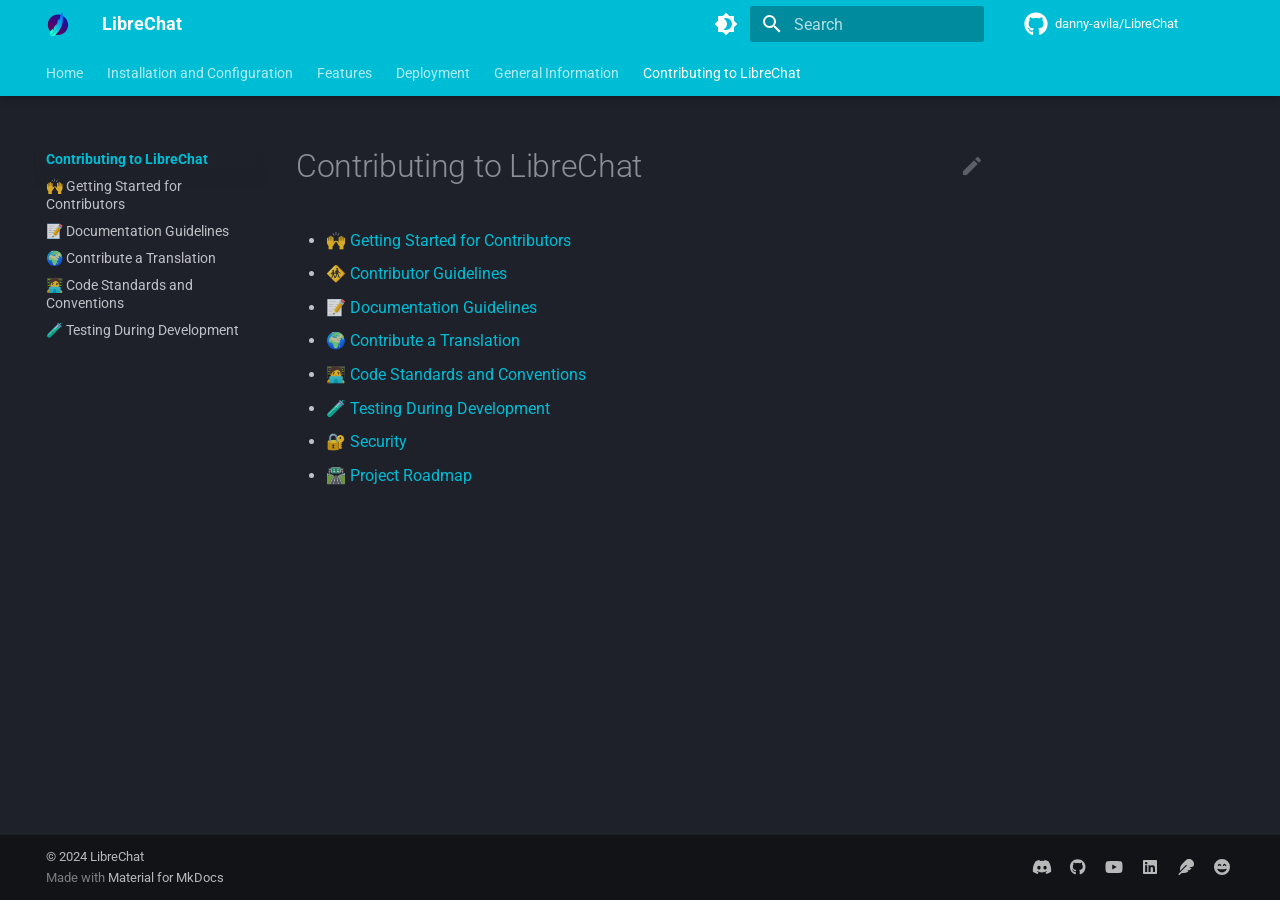
<file: contributions/index.html>
<!DOCTYPE html>
<html class="no-js" lang="en">
 <head>
  <meta charset="utf-8"/>
  <meta content="width=device-width,initial-scale=1" name="viewport"/>
  <meta content="🙌 How to contribute to LibreChat: Get started, Documentation and code standards, Translate the app into different languages, Test the app during development, Ensure the security of the app, Stay updated with the project roadmap" name="description"/>
  <link href="../general_info/tech_stack.html" rel="prev"/>
  <link href="how_to_contribute.html" rel="next"/>
  <link href="../assets/favicon_package/favicon-32x32.png" rel="icon"/>
  <meta content="mkdocs-1.5.3, mkdocs-material-9.5.17" name="generator"/>
  <title>
   Contributing to LibreChat - LibreChat
  </title>
  <link href="../assets/stylesheets/main.bcfcd587.min.css" rel="stylesheet"/>
  <link href="../assets/stylesheets/palette.06af60db.min.css" rel="stylesheet"/>
  <link crossorigin="" href="https://fonts.gstatic.com" rel="preconnect"/>
  <link href="https://fonts.googleapis.com/css?family=Roboto:300,300i,400,400i,700,700i%7CRoboto+Mono:400,400i,700,700i&amp;display=fallback" rel="stylesheet"/>
  <style>
   :root{--md-text-font:"Roboto";--md-code-font:"Roboto Mono"}
  </style>
  <script>
   __md_scope=new URL("..",location),__md_hash=e=>[...e].reduce((e,_)=>(e<<5)-e+_.charCodeAt(0),0),__md_get=(e,_=localStorage,t=__md_scope)=>JSON.parse(_.getItem(t.pathname+"."+e)),__md_set=(e,_,t=localStorage,a=__md_scope)=>{try{t.setItem(a.pathname+"."+e,JSON.stringify(_))}catch(e){}}
  </script>
  <meta content="article" property="og:type"/>
  <meta content="Contributing to LibreChat" property="og:title"/>
  <meta content="🙌 How to contribute to LibreChat: Get started, Documentation and code standards, Translate the app into different languages, Test the app during development, Ensure the security of the app, Stay updated with the project roadmap" property="og:description"/>
  <meta content="LibreChat" property="og:site_name"/>
  <meta content="en_us" property="og:locale"/>
  <meta content="Nonecontributions/index.html" property="og:url"/>
  <meta content="summary" property="twitter:card"/>
  <meta content="Contributing to LibreChat" property="twitter:title"/>
  <meta content="🙌 How to contribute to LibreChat: Get started, Documentation and code standards, Translate the app into different languages, Test the app during development, Ensure the security of the app, Stay updated with the project roadmap" property="twitter:description"/>
 </head>
 <body data-md-color-accent="purple" data-md-color-primary="cyan" data-md-color-scheme="slate" dir="ltr">
  <input autocomplete="off" class="md-toggle" data-md-toggle="drawer" id="__drawer" type="checkbox"/>
  <input autocomplete="off" class="md-toggle" data-md-toggle="search" id="__search" type="checkbox"/>
  <label class="md-overlay" for="__drawer">
  </label>
  <div data-md-component="skip">
   <a class="md-skip" href="#contributing-to-librechat">
    Skip to content
   </a>
  </div>
  <div data-md-component="announce">
  </div>
  <header class="md-header md-header--shadow md-header--lifted" data-md-component="header">
   <nav aria-label="Header" class="md-header__inner md-grid">
    <a aria-label="LibreChat" class="md-header__button md-logo" data-md-component="logo" href="../index.html" title="LibreChat">
     <img alt="logo" src="../assets/LibreChat.svg"/>
    </a>
    <label class="md-header__button md-icon" for="__drawer">
     <svg viewbox="0 0 24 24" xmlns="http://www.w3.org/2000/svg">
      <path d="M3 6h18v2H3V6m0 5h18v2H3v-2m0 5h18v2H3v-2Z">
      </path>
     </svg>
    </label>
    <div class="md-header__title" data-md-component="header-title">
     <div class="md-header__ellipsis">
      <div class="md-header__topic">
       <span class="md-ellipsis">
        LibreChat
       </span>
      </div>
      <div class="md-header__topic" data-md-component="header-topic">
       <span class="md-ellipsis">
        Contributing to LibreChat
       </span>
      </div>
     </div>
    </div>
    <form class="md-header__option" data-md-component="palette">
     <input aria-label="Switch to light mode" class="md-option" data-md-color-accent="purple" data-md-color-media="" data-md-color-primary="cyan" data-md-color-scheme="slate" id="__palette_0" name="__palette" type="radio"/>
     <label class="md-header__button md-icon" for="__palette_1" hidden="" title="Switch to light mode">
      <svg viewbox="0 0 24 24" xmlns="http://www.w3.org/2000/svg">
       <path d="M12 18c-.89 0-1.74-.2-2.5-.55C11.56 16.5 13 14.42 13 12c0-2.42-1.44-4.5-3.5-5.45C10.26 6.2 11.11 6 12 6a6 6 0 0 1 6 6 6 6 0 0 1-6 6m8-9.31V4h-4.69L12 .69 8.69 4H4v4.69L.69 12 4 15.31V20h4.69L12 23.31 15.31 20H20v-4.69L23.31 12 20 8.69Z">
       </path>
      </svg>
     </label>
     <input aria-label="Switch to dark mode" class="md-option" data-md-color-accent="purple" data-md-color-media="" data-md-color-primary="cyan" data-md-color-scheme="default" id="__palette_1" name="__palette" type="radio"/>
     <label class="md-header__button md-icon" for="__palette_0" hidden="" title="Switch to dark mode">
      <svg viewbox="0 0 24 24" xmlns="http://www.w3.org/2000/svg">
       <path d="M12 8a4 4 0 0 0-4 4 4 4 0 0 0 4 4 4 4 0 0 0 4-4 4 4 0 0 0-4-4m0 10a6 6 0 0 1-6-6 6 6 0 0 1 6-6 6 6 0 0 1 6 6 6 6 0 0 1-6 6m8-9.31V4h-4.69L12 .69 8.69 4H4v4.69L.69 12 4 15.31V20h4.69L12 23.31 15.31 20H20v-4.69L23.31 12 20 8.69Z">
       </path>
      </svg>
     </label>
    </form>
    <script>
     var media,input,key,value,palette=__md_get("__palette");if(palette&&palette.color){"(prefers-color-scheme)"===palette.color.media&&(media=matchMedia("(prefers-color-scheme: light)"),input=document.querySelector(media.matches?"[data-md-color-media='(prefers-color-scheme: light)']":"[data-md-color-media='(prefers-color-scheme: dark)']"),palette.color.media=input.getAttribute("data-md-color-media"),palette.color.scheme=input.getAttribute("data-md-color-scheme"),palette.color.primary=input.getAttribute("data-md-color-primary"),palette.color.accent=input.getAttribute("data-md-color-accent"));for([key,value]of Object.entries(palette.color))document.body.setAttribute("data-md-color-"+key,value)}
    </script>
    <label class="md-header__button md-icon" for="__search">
     <svg viewbox="0 0 24 24" xmlns="http://www.w3.org/2000/svg">
      <path d="M9.5 3A6.5 6.5 0 0 1 16 9.5c0 1.61-.59 3.09-1.56 4.23l.27.27h.79l5 5-1.5 1.5-5-5v-.79l-.27-.27A6.516 6.516 0 0 1 9.5 16 6.5 6.5 0 0 1 3 9.5 6.5 6.5 0 0 1 9.5 3m0 2C7 5 5 7 5 9.5S7 14 9.5 14 14 12 14 9.5 12 5 9.5 5Z">
      </path>
     </svg>
    </label>
    <div class="md-search" data-md-component="search" role="dialog">
     <label class="md-search__overlay" for="__search">
     </label>
     <div class="md-search__inner" role="search">
      <form class="md-search__form" name="search">
       <input aria-label="Search" autocapitalize="off" autocomplete="off" autocorrect="off" class="md-search__input" data-md-component="search-query" name="query" placeholder="Search" required="" spellcheck="false" type="text"/>
       <label class="md-search__icon md-icon" for="__search">
        <svg viewbox="0 0 24 24" xmlns="http://www.w3.org/2000/svg">
         <path d="M9.5 3A6.5 6.5 0 0 1 16 9.5c0 1.61-.59 3.09-1.56 4.23l.27.27h.79l5 5-1.5 1.5-5-5v-.79l-.27-.27A6.516 6.516 0 0 1 9.5 16 6.5 6.5 0 0 1 3 9.5 6.5 6.5 0 0 1 9.5 3m0 2C7 5 5 7 5 9.5S7 14 9.5 14 14 12 14 9.5 12 5 9.5 5Z">
         </path>
        </svg>
        <svg viewbox="0 0 24 24" xmlns="http://www.w3.org/2000/svg">
         <path d="M20 11v2H8l5.5 5.5-1.42 1.42L4.16 12l7.92-7.92L13.5 5.5 8 11h12Z">
         </path>
        </svg>
       </label>
       <nav aria-label="Search" class="md-search__options">
        <button aria-label="Clear" class="md-search__icon md-icon" tabindex="-1" title="Clear" type="reset">
         <svg viewbox="0 0 24 24" xmlns="http://www.w3.org/2000/svg">
          <path d="M19 6.41 17.59 5 12 10.59 6.41 5 5 6.41 10.59 12 5 17.59 6.41 19 12 13.41 17.59 19 19 17.59 13.41 12 19 6.41Z">
          </path>
         </svg>
        </button>
       </nav>
      </form>
      <div class="md-search__output">
       <div class="md-search__scrollwrap" data-md-scrollfix="">
        <div class="md-search-result" data-md-component="search-result">
         <div class="md-search-result__meta">
          Initializing search
         </div>
         <ol class="md-search-result__list" role="presentation">
         </ol>
        </div>
       </div>
      </div>
     </div>
    </div>
    <div class="md-header__source">
     <a class="md-source" data-md-component="source" href="https://github.com/danny-avila/LibreChat" title="Go to repository">
      <div class="md-source__icon md-icon">
       <svg viewbox="0 0 496 512" xmlns="http://www.w3.org/2000/svg">
        <!--! Font Awesome Free 6.5.1 by @fontawesome - https://fontawesome.com License - https://fontawesome.com/license/free (Icons: CC BY 4.0, Fonts: SIL OFL 1.1, Code: MIT License) Copyright 2023 Fonticons, Inc.-->
        <path d="M165.9 397.4c0 2-2.3 3.6-5.2 3.6-3.3.3-5.6-1.3-5.6-3.6 0-2 2.3-3.6 5.2-3.6 3-.3 5.6 1.3 5.6 3.6zm-31.1-4.5c-.7 2 1.3 4.3 4.3 4.9 2.6 1 5.6 0 6.2-2s-1.3-4.3-4.3-5.2c-2.6-.7-5.5.3-6.2 2.3zm44.2-1.7c-2.9.7-4.9 2.6-4.6 4.9.3 2 2.9 3.3 5.9 2.6 2.9-.7 4.9-2.6 4.6-4.6-.3-1.9-3-3.2-5.9-2.9zM244.8 8C106.1 8 0 113.3 0 252c0 110.9 69.8 205.8 169.5 239.2 12.8 2.3 17.3-5.6 17.3-12.1 0-6.2-.3-40.4-.3-61.4 0 0-70 15-84.7-29.8 0 0-11.4-29.1-27.8-36.6 0 0-22.9-15.7 1.6-15.4 0 0 24.9 2 38.6 25.8 21.9 38.6 58.6 27.5 72.9 20.9 2.3-16 8.8-27.1 16-33.7-55.9-6.2-112.3-14.3-112.3-110.5 0-27.5 7.6-41.3 23.6-58.9-2.6-6.5-11.1-33.3 2.6-67.9 20.9-6.5 69 27 69 27 20-5.6 41.5-8.5 62.8-8.5s42.8 2.9 62.8 8.5c0 0 48.1-33.6 69-27 13.7 34.7 5.2 61.4 2.6 67.9 16 17.7 25.8 31.5 25.8 58.9 0 96.5-58.9 104.2-114.8 110.5 9.2 7.9 17 22.9 17 46.4 0 33.7-.3 75.4-.3 83.6 0 6.5 4.6 14.4 17.3 12.1C428.2 457.8 496 362.9 496 252 496 113.3 383.5 8 244.8 8zM97.2 352.9c-1.3 1-1 3.3.7 5.2 1.6 1.6 3.9 2.3 5.2 1 1.3-1 1-3.3-.7-5.2-1.6-1.6-3.9-2.3-5.2-1zm-10.8-8.1c-.7 1.3.3 2.9 2.3 3.9 1.6 1 3.6.7 4.3-.7.7-1.3-.3-2.9-2.3-3.9-2-.6-3.6-.3-4.3.7zm32.4 35.6c-1.6 1.3-1 4.3 1.3 6.2 2.3 2.3 5.2 2.6 6.5 1 1.3-1.3.7-4.3-1.3-6.2-2.2-2.3-5.2-2.6-6.5-1zm-11.4-14.7c-1.6 1-1.6 3.6 0 5.9 1.6 2.3 4.3 3.3 5.6 2.3 1.6-1.3 1.6-3.9 0-6.2-1.4-2.3-4-3.3-5.6-2z">
        </path>
       </svg>
      </div>
      <div class="md-source__repository">
       danny-avila/LibreChat
      </div>
     </a>
    </div>
   </nav>
   <nav aria-label="Tabs" class="md-tabs" data-md-component="tabs">
    <div class="md-grid">
     <ul class="md-tabs__list">
      <li class="md-tabs__item">
       <a class="md-tabs__link" href="../index.html">
        Home
       </a>
      </li>
      <li class="md-tabs__item">
       <a class="md-tabs__link" href="../install/index.html">
        Installation and Configuration
       </a>
      </li>
      <li class="md-tabs__item">
       <a class="md-tabs__link" href="../features/index.html">
        Features
       </a>
      </li>
      <li class="md-tabs__item">
       <a class="md-tabs__link" href="../deployment/index.html">
        Deployment
       </a>
      </li>
      <li class="md-tabs__item">
       <a class="md-tabs__link" href="../general_info/index.html">
        General Information
       </a>
      </li>
      <li class="md-tabs__item md-tabs__item--active">
       <a class="md-tabs__link" href="index.html">
        Contributing to LibreChat
       </a>
      </li>
     </ul>
    </div>
   </nav>
  </header>
  <div class="md-container" data-md-component="container">
   <main class="md-main" data-md-component="main">
    <div class="md-main__inner md-grid">
     <div class="md-sidebar md-sidebar--primary" data-md-component="sidebar" data-md-type="navigation">
      <div class="md-sidebar__scrollwrap">
       <div class="md-sidebar__inner">
        <nav aria-label="Navigation" class="md-nav md-nav--primary md-nav--lifted" data-md-level="0">
         <label class="md-nav__title" for="__drawer">
          <a aria-label="LibreChat" class="md-nav__button md-logo" data-md-component="logo" href="../index.html" title="LibreChat">
           <img alt="logo" src="../assets/LibreChat.svg"/>
          </a>
          LibreChat
         </label>
         <div class="md-nav__source">
          <a class="md-source" data-md-component="source" href="https://github.com/danny-avila/LibreChat" title="Go to repository">
           <div class="md-source__icon md-icon">
            <svg viewbox="0 0 496 512" xmlns="http://www.w3.org/2000/svg">
             <!--! Font Awesome Free 6.5.1 by @fontawesome - https://fontawesome.com License - https://fontawesome.com/license/free (Icons: CC BY 4.0, Fonts: SIL OFL 1.1, Code: MIT License) Copyright 2023 Fonticons, Inc.-->
             <path d="M165.9 397.4c0 2-2.3 3.6-5.2 3.6-3.3.3-5.6-1.3-5.6-3.6 0-2 2.3-3.6 5.2-3.6 3-.3 5.6 1.3 5.6 3.6zm-31.1-4.5c-.7 2 1.3 4.3 4.3 4.9 2.6 1 5.6 0 6.2-2s-1.3-4.3-4.3-5.2c-2.6-.7-5.5.3-6.2 2.3zm44.2-1.7c-2.9.7-4.9 2.6-4.6 4.9.3 2 2.9 3.3 5.9 2.6 2.9-.7 4.9-2.6 4.6-4.6-.3-1.9-3-3.2-5.9-2.9zM244.8 8C106.1 8 0 113.3 0 252c0 110.9 69.8 205.8 169.5 239.2 12.8 2.3 17.3-5.6 17.3-12.1 0-6.2-.3-40.4-.3-61.4 0 0-70 15-84.7-29.8 0 0-11.4-29.1-27.8-36.6 0 0-22.9-15.7 1.6-15.4 0 0 24.9 2 38.6 25.8 21.9 38.6 58.6 27.5 72.9 20.9 2.3-16 8.8-27.1 16-33.7-55.9-6.2-112.3-14.3-112.3-110.5 0-27.5 7.6-41.3 23.6-58.9-2.6-6.5-11.1-33.3 2.6-67.9 20.9-6.5 69 27 69 27 20-5.6 41.5-8.5 62.8-8.5s42.8 2.9 62.8 8.5c0 0 48.1-33.6 69-27 13.7 34.7 5.2 61.4 2.6 67.9 16 17.7 25.8 31.5 25.8 58.9 0 96.5-58.9 104.2-114.8 110.5 9.2 7.9 17 22.9 17 46.4 0 33.7-.3 75.4-.3 83.6 0 6.5 4.6 14.4 17.3 12.1C428.2 457.8 496 362.9 496 252 496 113.3 383.5 8 244.8 8zM97.2 352.9c-1.3 1-1 3.3.7 5.2 1.6 1.6 3.9 2.3 5.2 1 1.3-1 1-3.3-.7-5.2-1.6-1.6-3.9-2.3-5.2-1zm-10.8-8.1c-.7 1.3.3 2.9 2.3 3.9 1.6 1 3.6.7 4.3-.7.7-1.3-.3-2.9-2.3-3.9-2-.6-3.6-.3-4.3.7zm32.4 35.6c-1.6 1.3-1 4.3 1.3 6.2 2.3 2.3 5.2 2.6 6.5 1 1.3-1.3.7-4.3-1.3-6.2-2.2-2.3-5.2-2.6-6.5-1zm-11.4-14.7c-1.6 1-1.6 3.6 0 5.9 1.6 2.3 4.3 3.3 5.6 2.3 1.6-1.3 1.6-3.9 0-6.2-1.4-2.3-4-3.3-5.6-2z">
             </path>
            </svg>
           </div>
           <div class="md-source__repository">
            danny-avila/LibreChat
           </div>
          </a>
         </div>
         <ul class="md-nav__list" data-md-scrollfix="">
          <li class="md-nav__item">
           <a class="md-nav__link" href="../index.html">
            <span class="md-ellipsis">
             Home
            </span>
           </a>
          </li>
          <li class="md-nav__item md-nav__item--nested">
           <input class="md-nav__toggle md-toggle md-toggle--indeterminate" id="__nav_2" type="checkbox"/>
           <div class="md-nav__link md-nav__container">
            <a class="md-nav__link" href="../install/index.html">
             <span class="md-ellipsis">
              Installation and Configuration
             </span>
            </a>
            <label class="md-nav__link" for="__nav_2" id="__nav_2_label" tabindex="0">
             <span class="md-nav__icon md-icon">
             </span>
            </label>
           </div>
           <nav aria-expanded="false" aria-labelledby="__nav_2_label" class="md-nav" data-md-level="1">
            <label class="md-nav__title" for="__nav_2">
             <span class="md-nav__icon md-icon">
             </span>
             Installation and Configuration
            </label>
            <ul class="md-nav__list" data-md-scrollfix="">
             <li class="md-nav__item md-nav__item--nested">
              <input class="md-nav__toggle md-toggle md-toggle--indeterminate" id="__nav_2_2" type="checkbox"/>
              <div class="md-nav__link md-nav__container">
               <a class="md-nav__link" href="../install/installation/index.html">
                <span class="md-ellipsis">
                 Installation
                </span>
               </a>
               <label class="md-nav__link" for="__nav_2_2" id="__nav_2_2_label" tabindex="0">
                <span class="md-nav__icon md-icon">
                </span>
               </label>
              </div>
              <nav aria-expanded="false" aria-labelledby="__nav_2_2_label" class="md-nav" data-md-level="2">
               <label class="md-nav__title" for="__nav_2_2">
                <span class="md-nav__icon md-icon">
                </span>
                Installation
               </label>
               <ul class="md-nav__list" data-md-scrollfix="">
                <li class="md-nav__item">
                 <a class="md-nav__link" href="../install/installation/docker_compose_install.html">
                  <span class="md-ellipsis">
                   🐳 Docker Compose ✨(Recommended)
                  </span>
                 </a>
                </li>
                <li class="md-nav__item">
                 <a class="md-nav__link" href="../install/installation/container_install.html">
                  <span class="md-ellipsis">
                   🦦 Container (Podman)
                  </span>
                 </a>
                </li>
                <li class="md-nav__item">
                 <a class="md-nav__link" href="../install/installation/linux_install.html">
                  <span class="md-ellipsis">
                   🐧 Linux
                  </span>
                 </a>
                </li>
                <li class="md-nav__item">
                 <a class="md-nav__link" href="../install/installation/mac_install.html">
                  <span class="md-ellipsis">
                   🍎 Mac
                  </span>
                 </a>
                </li>
                <li class="md-nav__item">
                 <a class="md-nav__link" href="../install/installation/windows_install.html">
                  <span class="md-ellipsis">
                   🪟 Windows
                  </span>
                 </a>
                </li>
               </ul>
              </nav>
             </li>
             <li class="md-nav__item md-nav__item--nested">
              <input class="md-nav__toggle md-toggle md-toggle--indeterminate" id="__nav_2_3" type="checkbox"/>
              <div class="md-nav__link md-nav__container">
               <a class="md-nav__link" href="../install/configuration/index.html">
                <span class="md-ellipsis">
                 Configuration
                </span>
               </a>
               <label class="md-nav__link" for="__nav_2_3" id="__nav_2_3_label" tabindex="0">
                <span class="md-nav__icon md-icon">
                </span>
               </label>
              </div>
              <nav aria-expanded="false" aria-labelledby="__nav_2_3_label" class="md-nav" data-md-level="2">
               <label class="md-nav__title" for="__nav_2_3">
                <span class="md-nav__icon md-icon">
                </span>
                Configuration
               </label>
               <ul class="md-nav__list" data-md-scrollfix="">
                <li class="md-nav__item">
                 <a class="md-nav__link" href="../install/configuration/dotenv.html">
                  <span class="md-ellipsis">
                   ⚙️ Environment Variables
                  </span>
                 </a>
                </li>
                <li class="md-nav__item">
                 <a class="md-nav__link" href="../install/configuration/custom_config.html">
                  <span class="md-ellipsis">
                   🖥️ Custom Config
                  </span>
                 </a>
                </li>
                <li class="md-nav__item">
                 <a class="md-nav__link" href="../install/configuration/azure_openai.html">
                  <span class="md-ellipsis">
                   🅰️ Azure OpenAI
                  </span>
                 </a>
                </li>
                <li class="md-nav__item">
                 <a class="md-nav__link" href="../install/configuration/ai_endpoints.html">
                  <span class="md-ellipsis">
                   ✅ Compatible AI Endpoints
                  </span>
                 </a>
                </li>
                <li class="md-nav__item">
                 <a class="md-nav__link" href="../install/configuration/docker_override.html">
                  <span class="md-ellipsis">
                   🐋 Docker Compose Override
                  </span>
                 </a>
                </li>
                <li class="md-nav__item">
                 <a class="md-nav__link" href="../install/configuration/ai_setup.html">
                  <span class="md-ellipsis">
                   🤖 AI Setup
                  </span>
                 </a>
                </li>
                <li class="md-nav__item">
                 <a class="md-nav__link" href="../install/configuration/litellm.html">
                  <span class="md-ellipsis">
                   🚅 LiteLLM
                  </span>
                 </a>
                </li>
                <li class="md-nav__item">
                 <a class="md-nav__link" href="../install/configuration/free_ai_apis.html">
                  <span class="md-ellipsis">
                   💸 Free AI APIs
                  </span>
                 </a>
                </li>
                <li class="md-nav__item">
                 <a class="md-nav__link" href="../install/configuration/ollama.html">
                  <span class="md-ellipsis">
                   🦙 Ollama
                  </span>
                 </a>
                </li>
                <li class="md-nav__item">
                 <a class="md-nav__link" href="../install/configuration/user_auth_system.html">
                  <span class="md-ellipsis">
                   🛂 Authentication System
                  </span>
                 </a>
                </li>
                <li class="md-nav__item">
                 <a class="md-nav__link" href="../install/configuration/mongodb.html">
                  <span class="md-ellipsis">
                   🍃 Online MongoDB
                  </span>
                 </a>
                </li>
                <li class="md-nav__item">
                 <a class="md-nav__link" href="../install/configuration/default_language.html">
                  <span class="md-ellipsis">
                   🌍 Default Language
                  </span>
                 </a>
                </li>
                <li class="md-nav__item">
                 <a class="md-nav__link" href="../install/configuration/misc.html">
                  <span class="md-ellipsis">
                   🌀 Miscellaneous
                  </span>
                 </a>
                </li>
               </ul>
              </nav>
             </li>
            </ul>
           </nav>
          </li>
          <li class="md-nav__item md-nav__item--nested">
           <input class="md-nav__toggle md-toggle md-toggle--indeterminate" id="__nav_3" type="checkbox"/>
           <div class="md-nav__link md-nav__container">
            <a class="md-nav__link" href="../features/index.html">
             <span class="md-ellipsis">
              Features
             </span>
            </a>
            <label class="md-nav__link" for="__nav_3" id="__nav_3_label" tabindex="0">
             <span class="md-nav__icon md-icon">
             </span>
            </label>
           </div>
           <nav aria-expanded="false" aria-labelledby="__nav_3_label" class="md-nav" data-md-level="1">
            <label class="md-nav__title" for="__nav_3">
             <span class="md-nav__icon md-icon">
             </span>
             Features
            </label>
            <ul class="md-nav__list" data-md-scrollfix="">
             <li class="md-nav__item md-nav__item--nested">
              <input class="md-nav__toggle md-toggle md-toggle--indeterminate" id="__nav_3_2" type="checkbox"/>
              <div class="md-nav__link md-nav__container">
               <a class="md-nav__link" href="../features/plugins/index.html">
                <span class="md-ellipsis">
                 Plugins
                </span>
               </a>
               <label class="md-nav__link" for="__nav_3_2" id="__nav_3_2_label" tabindex="0">
                <span class="md-nav__icon md-icon">
                </span>
               </label>
              </div>
              <nav aria-expanded="false" aria-labelledby="__nav_3_2_label" class="md-nav" data-md-level="2">
               <label class="md-nav__title" for="__nav_3_2">
                <span class="md-nav__icon md-icon">
                </span>
                Plugins
               </label>
               <ul class="md-nav__list" data-md-scrollfix="">
                <li class="md-nav__item">
                 <a class="md-nav__link" href="../features/plugins/introduction.html">
                  <span class="md-ellipsis">
                   🔌 Introduction
                  </span>
                 </a>
                </li>
                <li class="md-nav__item">
                 <a class="md-nav__link" href="../features/plugins/make_your_own.html">
                  <span class="md-ellipsis">
                   🛠️ Make Your Own
                  </span>
                 </a>
                </li>
                <li class="md-nav__item">
                 <a class="md-nav__link" href="../features/plugins/chatgpt_plugins_openapi.html">
                  <span class="md-ellipsis">
                   🧑‍💼 Official ChatGPT Plugins
                  </span>
                 </a>
                </li>
                <li class="md-nav__item">
                 <a class="md-nav__link" href="../features/plugins/google_search.html">
                  <span class="md-ellipsis">
                   🔎 Google Search
                  </span>
                 </a>
                </li>
                <li class="md-nav__item">
                 <a class="md-nav__link" href="../features/plugins/stable_diffusion.html">
                  <span class="md-ellipsis">
                   🖌️ Stable Diffusion
                  </span>
                 </a>
                </li>
                <li class="md-nav__item">
                 <a class="md-nav__link" href="../features/plugins/wolfram.html">
                  <span class="md-ellipsis">
                   🧠 Wolfram|Alpha
                  </span>
                 </a>
                </li>
                <li class="md-nav__item">
                 <a class="md-nav__link" href="../features/plugins/azure_ai_search.html">
                  <span class="md-ellipsis">
                   ⚡ Azure AI Search
                  </span>
                 </a>
                </li>
               </ul>
              </nav>
             </li>
             <li class="md-nav__item">
              <a class="md-nav__link" href="../features/presets.html">
               <span class="md-ellipsis">
                🔖 Presets
               </span>
              </a>
             </li>
             <li class="md-nav__item">
              <a class="md-nav__link" href="../features/mod_system.html">
               <span class="md-ellipsis">
                🔨 Automated Moderation
               </span>
              </a>
             </li>
             <li class="md-nav__item">
              <a class="md-nav__link" href="../features/token_usage.html">
               <span class="md-ellipsis">
                🪙 Token Usage
               </span>
              </a>
             </li>
             <li class="md-nav__item">
              <a class="md-nav__link" href="../features/firebase.html">
               <span class="md-ellipsis">
                🔥 Firebase CDN Setup
               </span>
              </a>
             </li>
             <li class="md-nav__item">
              <a class="md-nav__link" href="../features/manage_your_database.html">
               <span class="md-ellipsis">
                🍃 Manage Your Database
               </span>
              </a>
             </li>
             <li class="md-nav__item">
              <a class="md-nav__link" href="../features/logging_system.html">
               <span class="md-ellipsis">
                🪵 Logging System
               </span>
              </a>
             </li>
             <li class="md-nav__item">
              <a class="md-nav__link" href="../features/bing_jailbreak.html">
               <span class="md-ellipsis">
                😈 Bing Jailbreak
               </span>
              </a>
             </li>
             <li class="md-nav__item">
              <a class="md-nav__link" href="../features/third_party.html">
               <span class="md-ellipsis">
                ✨ Third-Party Tools and Contributions
               </span>
              </a>
             </li>
            </ul>
           </nav>
          </li>
          <li class="md-nav__item md-nav__item--nested">
           <input class="md-nav__toggle md-toggle md-toggle--indeterminate" id="__nav_4" type="checkbox"/>
           <div class="md-nav__link md-nav__container">
            <a class="md-nav__link" href="../deployment/index.html">
             <span class="md-ellipsis">
              Deployment
             </span>
            </a>
            <label class="md-nav__link" for="__nav_4" id="__nav_4_label" tabindex="0">
             <span class="md-nav__icon md-icon">
             </span>
            </label>
           </div>
           <nav aria-expanded="false" aria-labelledby="__nav_4_label" class="md-nav" data-md-level="1">
            <label class="md-nav__title" for="__nav_4">
             <span class="md-nav__icon md-icon">
             </span>
             Deployment
            </label>
            <ul class="md-nav__list" data-md-scrollfix="">
             <li class="md-nav__item">
              <a class="md-nav__link" href="../deployment/introduction.html">
               <span class="md-ellipsis">
                🌐 Deployment Introduction
               </span>
              </a>
             </li>
             <li class="md-nav__item">
              <a class="md-nav__link" href="../deployment/digitalocean.html">
               <span class="md-ellipsis">
                🌊 DigitalOcean ✨(Recommended)
               </span>
              </a>
             </li>
             <li class="md-nav__item">
              <a class="md-nav__link" href="../deployment/docker_ubuntu_deploy.html">
               <span class="md-ellipsis">
                🐳 Ubuntu Docker Deployment
               </span>
              </a>
             </li>
             <li class="md-nav__item">
              <a class="md-nav__link" href="../deployment/huggingface.html">
               <span class="md-ellipsis">
                🤗 HuggingFace
               </span>
              </a>
             </li>
             <li class="md-nav__item">
              <a class="md-nav__link" href="../deployment/railway.html">
               <span class="md-ellipsis">
                🛤️ Railway (one-click)
               </span>
              </a>
             </li>
             <li class="md-nav__item">
              <a class="md-nav__link" href="../deployment/linode.html">
               <span class="md-ellipsis">
                🐧 Linode
               </span>
              </a>
             </li>
             <li class="md-nav__item">
              <a class="md-nav__link" href="../deployment/azure-terraform.html">
               <span class="md-ellipsis">
                ⚡ Azure
               </span>
              </a>
             </li>
             <li class="md-nav__item">
              <a class="md-nav__link" href="../deployment/render.html">
               <span class="md-ellipsis">
                ⏹️ Render
               </span>
              </a>
             </li>
             <li class="md-nav__item">
              <a class="md-nav__link" href="../deployment/meilisearch_in_render.html">
               <span class="md-ellipsis">
                🔎 Meilisearch in Render
               </span>
              </a>
             </li>
             <li class="md-nav__item">
              <a class="md-nav__link" href="../deployment/hetzner_ubuntu.html">
               <span class="md-ellipsis">
                🏗️ Hetzner
               </span>
              </a>
             </li>
             <li class="md-nav__item">
              <a class="md-nav__link" href="../deployment/heroku.html">
               <span class="md-ellipsis">
                🌈 Heroku
               </span>
              </a>
             </li>
             <li class="md-nav__item">
              <a class="md-nav__link" href="../deployment/zeabur.html">
               <span class="md-ellipsis">
                🦓 Zeabur
               </span>
              </a>
             </li>
             <li class="md-nav__item">
              <a class="md-nav__link" href="../deployment/cloudflare.html">
               <span class="md-ellipsis">
                ☁️ Cloudflare
               </span>
              </a>
             </li>
             <li class="md-nav__item">
              <a class="md-nav__link" href="../deployment/nginx.html">
               <span class="md-ellipsis">
                ↪️ Nginx
               </span>
              </a>
             </li>
             <li class="md-nav__item">
              <a class="md-nav__link" href="../deployment/ngrok.html">
               <span class="md-ellipsis">
                🪨 Ngrok
               </span>
              </a>
             </li>
             <li class="md-nav__item">
              <a class="md-nav__link" href="../deployment/traefik.html">
               <span class="md-ellipsis">
                🚦 Traefik
               </span>
              </a>
             </li>
            </ul>
           </nav>
          </li>
          <li class="md-nav__item md-nav__item--nested">
           <input class="md-nav__toggle md-toggle md-toggle--indeterminate" id="__nav_5" type="checkbox"/>
           <div class="md-nav__link md-nav__container">
            <a class="md-nav__link" href="../general_info/index.html">
             <span class="md-ellipsis">
              General Information
             </span>
            </a>
            <label class="md-nav__link" for="__nav_5" id="__nav_5_label" tabindex="0">
             <span class="md-nav__icon md-icon">
             </span>
            </label>
           </div>
           <nav aria-expanded="false" aria-labelledby="__nav_5_label" class="md-nav" data-md-level="1">
            <label class="md-nav__title" for="__nav_5">
             <span class="md-nav__icon md-icon">
             </span>
             General Information
            </label>
            <ul class="md-nav__list" data-md-scrollfix="">
             <li class="md-nav__item">
              <a class="md-nav__link" href="../general_info/breaking_changes.html">
               <span class="md-ellipsis">
                ⚠️ Breaking Changes
               </span>
              </a>
             </li>
             <li class="md-nav__item">
              <a class="md-nav__link" href="../general_info/multilingual_information.html">
               <span class="md-ellipsis">
                🌍 Multilingual Information
               </span>
              </a>
             </li>
             <li class="md-nav__item">
              <a class="md-nav__link" href="../general_info/project_origin.html">
               <span class="md-ellipsis">
                🧭 Origin
               </span>
              </a>
             </li>
             <li class="md-nav__item">
              <a class="md-nav__link" href="../general_info/tech_stack.html">
               <span class="md-ellipsis">
                🧑‍💻 Tech Stack
               </span>
              </a>
             </li>
            </ul>
           </nav>
          </li>
          <li class="md-nav__item md-nav__item--active md-nav__item--section md-nav__item--nested">
           <input checked="" class="md-nav__toggle md-toggle" id="__nav_6" type="checkbox"/>
           <div class="md-nav__link md-nav__container">
            <a class="md-nav__link md-nav__link--active" href="index.html">
             <span class="md-ellipsis">
              Contributing to LibreChat
             </span>
            </a>
            <label class="md-nav__link md-nav__link--active" for="__nav_6" id="__nav_6_label" tabindex="">
             <span class="md-nav__icon md-icon">
             </span>
            </label>
           </div>
           <nav aria-expanded="true" aria-labelledby="__nav_6_label" class="md-nav" data-md-level="1">
            <label class="md-nav__title" for="__nav_6">
             <span class="md-nav__icon md-icon">
             </span>
             Contributing to LibreChat
            </label>
            <ul class="md-nav__list" data-md-scrollfix="">
             <li class="md-nav__item">
              <a class="md-nav__link" href="how_to_contribute.html">
               <span class="md-ellipsis">
                🙌 Getting Started for Contributors
               </span>
              </a>
             </li>
             <li class="md-nav__item">
              <a class="md-nav__link" href="documentation_guidelines.html">
               <span class="md-ellipsis">
                📝 Documentation Guidelines
               </span>
              </a>
             </li>
             <li class="md-nav__item">
              <a class="md-nav__link" href="translation_contribution.html">
               <span class="md-ellipsis">
                🌍 Contribute a Translation
               </span>
              </a>
             </li>
             <li class="md-nav__item">
              <a class="md-nav__link" href="coding_conventions.html">
               <span class="md-ellipsis">
                🧑‍💻 Code Standards and Conventions
               </span>
              </a>
             </li>
             <li class="md-nav__item">
              <a class="md-nav__link" href="testing.html">
               <span class="md-ellipsis">
                🧪 Testing During Development
               </span>
              </a>
             </li>
            </ul>
           </nav>
          </li>
         </ul>
        </nav>
       </div>
      </div>
     </div>
     <div class="md-sidebar md-sidebar--secondary" data-md-component="sidebar" data-md-type="toc">
      <div class="md-sidebar__scrollwrap">
       <div class="md-sidebar__inner">
        <nav aria-label="Table of contents" class="md-nav md-nav--secondary">
        </nav>
       </div>
      </div>
     </div>
     <div class="md-content" data-md-component="content">
      <article class="md-content__inner md-typeset">
       <a class="md-content__button md-icon" href="https://github.com/danny-avila/LibreChat/blob/main/docs/contributions/index.md" title="Edit this page">
        <svg viewbox="0 0 24 24" xmlns="http://www.w3.org/2000/svg">
         <path d="M20.71 7.04c.39-.39.39-1.04 0-1.41l-2.34-2.34c-.37-.39-1.02-.39-1.41 0l-1.84 1.83 3.75 3.75M3 17.25V21h3.75L17.81 9.93l-3.75-3.75L3 17.25Z">
         </path>
        </svg>
       </a>
       <h1 id="contributing-to-librechat">
        Contributing to LibreChat
       </h1>
       <ul>
        <li>
         🙌
         <a href="how_to_contribute.html">
          Getting Started for Contributors
         </a>
        </li>
        <li>
         🚸
         <a href="https://github.com/danny-avila/LibreChat/blob/main/.github/CONTRIBUTING.md">
          Contributor Guidelines
         </a>
        </li>
        <li>
         📝
         <a href="documentation_guidelines.html">
          Documentation Guidelines
         </a>
        </li>
        <li>
         🌍
         <a href="translation_contribution.html">
          Contribute a Translation
         </a>
        </li>
        <li>
         🧑‍💻
         <a href="coding_conventions.html">
          Code Standards and Conventions
         </a>
        </li>
        <li>
         🧪
         <a href="testing.html">
          Testing During Development
         </a>
        </li>
        <li>
         🔐
         <a href="https://github.com/danny-avila/LibreChat/blob/main/.github/SECURITY.md">
          Security
         </a>
        </li>
        <li>
         🛣️
         <a href="https://github.com/users/danny-avila/projects/2">
          Project Roadmap
         </a>
        </li>
       </ul>
      </article>
     </div>
     <script>
      var target=document.getElementById(location.hash.slice(1));target&&target.name&&(target.checked=target.name.startsWith("__tabbed_"))
     </script>
    </div>
    <button class="md-top md-icon" data-md-component="top" hidden="" type="button">
     <svg viewbox="0 0 24 24" xmlns="http://www.w3.org/2000/svg">
      <path d="M13 20h-2V8l-5.5 5.5-1.42-1.42L12 4.16l7.92 7.92-1.42 1.42L13 8v12Z">
      </path>
     </svg>
     Back to top
    </button>
   </main>
   <footer class="md-footer">
    <div class="md-footer-meta md-typeset">
     <div class="md-footer-meta__inner md-grid">
      <div class="md-copyright">
       <div class="md-copyright__highlight">
        © 2024
        <a href="https://librechat.ai/" rel="noopener" target="_blank">
         LibreChat
        </a>
       </div>
       Made with
       <a href="https://squidfunk.github.io/mkdocs-material/" rel="noopener" target="_blank">
        Material for MkDocs
       </a>
      </div>
      <div class="md-social">
       <a class="md-social__link" href="https://discord.librechat.ai" rel="noopener" target="_blank" title="Discord">
        <svg viewbox="0 0 640 512" xmlns="http://www.w3.org/2000/svg">
         <!--! Font Awesome Free 6.5.1 by @fontawesome - https://fontawesome.com License - https://fontawesome.com/license/free (Icons: CC BY 4.0, Fonts: SIL OFL 1.1, Code: MIT License) Copyright 2023 Fonticons, Inc.-->
         <path d="M524.531 69.836a1.5 1.5 0 0 0-.764-.7A485.065 485.065 0 0 0 404.081 32.03a1.816 1.816 0 0 0-1.923.91 337.461 337.461 0 0 0-14.9 30.6 447.848 447.848 0 0 0-134.426 0 309.541 309.541 0 0 0-15.135-30.6 1.89 1.89 0 0 0-1.924-.91 483.689 483.689 0 0 0-119.688 37.107 1.712 1.712 0 0 0-.788.676C39.068 183.651 18.186 294.69 28.43 404.354a2.016 2.016 0 0 0 .765 1.375 487.666 487.666 0 0 0 146.825 74.189 1.9 1.9 0 0 0 2.063-.676A348.2 348.2 0 0 0 208.12 430.4a1.86 1.86 0 0 0-1.019-2.588 321.173 321.173 0 0 1-45.868-21.853 1.885 1.885 0 0 1-.185-3.126 251.047 251.047 0 0 0 9.109-7.137 1.819 1.819 0 0 1 1.9-.256c96.229 43.917 200.41 43.917 295.5 0a1.812 1.812 0 0 1 1.924.233 234.533 234.533 0 0 0 9.132 7.16 1.884 1.884 0 0 1-.162 3.126 301.407 301.407 0 0 1-45.89 21.83 1.875 1.875 0 0 0-1 2.611 391.055 391.055 0 0 0 30.014 48.815 1.864 1.864 0 0 0 2.063.7A486.048 486.048 0 0 0 610.7 405.729a1.882 1.882 0 0 0 .765-1.352c12.264-126.783-20.532-236.912-86.934-334.541ZM222.491 337.58c-28.972 0-52.844-26.587-52.844-59.239s23.409-59.241 52.844-59.241c29.665 0 53.306 26.82 52.843 59.239 0 32.654-23.41 59.241-52.843 59.241Zm195.38 0c-28.971 0-52.843-26.587-52.843-59.239s23.409-59.241 52.843-59.241c29.667 0 53.307 26.82 52.844 59.239 0 32.654-23.177 59.241-52.844 59.241Z">
         </path>
        </svg>
       </a>
       <a class="md-social__link" href="https://librechat.ai" rel="noopener" target="_blank" title="GitHub">
        <svg viewbox="0 0 496 512" xmlns="http://www.w3.org/2000/svg">
         <!--! Font Awesome Free 6.5.1 by @fontawesome - https://fontawesome.com License - https://fontawesome.com/license/free (Icons: CC BY 4.0, Fonts: SIL OFL 1.1, Code: MIT License) Copyright 2023 Fonticons, Inc.-->
         <path d="M165.9 397.4c0 2-2.3 3.6-5.2 3.6-3.3.3-5.6-1.3-5.6-3.6 0-2 2.3-3.6 5.2-3.6 3-.3 5.6 1.3 5.6 3.6zm-31.1-4.5c-.7 2 1.3 4.3 4.3 4.9 2.6 1 5.6 0 6.2-2s-1.3-4.3-4.3-5.2c-2.6-.7-5.5.3-6.2 2.3zm44.2-1.7c-2.9.7-4.9 2.6-4.6 4.9.3 2 2.9 3.3 5.9 2.6 2.9-.7 4.9-2.6 4.6-4.6-.3-1.9-3-3.2-5.9-2.9zM244.8 8C106.1 8 0 113.3 0 252c0 110.9 69.8 205.8 169.5 239.2 12.8 2.3 17.3-5.6 17.3-12.1 0-6.2-.3-40.4-.3-61.4 0 0-70 15-84.7-29.8 0 0-11.4-29.1-27.8-36.6 0 0-22.9-15.7 1.6-15.4 0 0 24.9 2 38.6 25.8 21.9 38.6 58.6 27.5 72.9 20.9 2.3-16 8.8-27.1 16-33.7-55.9-6.2-112.3-14.3-112.3-110.5 0-27.5 7.6-41.3 23.6-58.9-2.6-6.5-11.1-33.3 2.6-67.9 20.9-6.5 69 27 69 27 20-5.6 41.5-8.5 62.8-8.5s42.8 2.9 62.8 8.5c0 0 48.1-33.6 69-27 13.7 34.7 5.2 61.4 2.6 67.9 16 17.7 25.8 31.5 25.8 58.9 0 96.5-58.9 104.2-114.8 110.5 9.2 7.9 17 22.9 17 46.4 0 33.7-.3 75.4-.3 83.6 0 6.5 4.6 14.4 17.3 12.1C428.2 457.8 496 362.9 496 252 496 113.3 383.5 8 244.8 8zM97.2 352.9c-1.3 1-1 3.3.7 5.2 1.6 1.6 3.9 2.3 5.2 1 1.3-1 1-3.3-.7-5.2-1.6-1.6-3.9-2.3-5.2-1zm-10.8-8.1c-.7 1.3.3 2.9 2.3 3.9 1.6 1 3.6.7 4.3-.7.7-1.3-.3-2.9-2.3-3.9-2-.6-3.6-.3-4.3.7zm32.4 35.6c-1.6 1.3-1 4.3 1.3 6.2 2.3 2.3 5.2 2.6 6.5 1 1.3-1.3.7-4.3-1.3-6.2-2.2-2.3-5.2-2.6-6.5-1zm-11.4-14.7c-1.6 1-1.6 3.6 0 5.9 1.6 2.3 4.3 3.3 5.6 2.3 1.6-1.3 1.6-3.9 0-6.2-1.4-2.3-4-3.3-5.6-2z">
         </path>
        </svg>
       </a>
       <a class="md-social__link" href="https://yt.librechat.ai" rel="noopener" target="_blank" title="YouTube">
        <svg viewbox="0 0 576 512" xmlns="http://www.w3.org/2000/svg">
         <!--! Font Awesome Free 6.5.1 by @fontawesome - https://fontawesome.com License - https://fontawesome.com/license/free (Icons: CC BY 4.0, Fonts: SIL OFL 1.1, Code: MIT License) Copyright 2023 Fonticons, Inc.-->
         <path d="M549.655 124.083c-6.281-23.65-24.787-42.276-48.284-48.597C458.781 64 288 64 288 64S117.22 64 74.629 75.486c-23.497 6.322-42.003 24.947-48.284 48.597-11.412 42.867-11.412 132.305-11.412 132.305s0 89.438 11.412 132.305c6.281 23.65 24.787 41.5 48.284 47.821C117.22 448 288 448 288 448s170.78 0 213.371-11.486c23.497-6.321 42.003-24.171 48.284-47.821 11.412-42.867 11.412-132.305 11.412-132.305s0-89.438-11.412-132.305zm-317.51 213.508V175.185l142.739 81.205-142.739 81.201z">
         </path>
        </svg>
       </a>
       <a class="md-social__link" href="https://linkedin.librechat.ai" rel="noopener" target="_blank" title="LinkedIn">
        <svg viewbox="0 0 448 512" xmlns="http://www.w3.org/2000/svg">
         <!--! Font Awesome Free 6.5.1 by @fontawesome - https://fontawesome.com License - https://fontawesome.com/license/free (Icons: CC BY 4.0, Fonts: SIL OFL 1.1, Code: MIT License) Copyright 2023 Fonticons, Inc.-->
         <path d="M416 32H31.9C14.3 32 0 46.5 0 64.3v383.4C0 465.5 14.3 480 31.9 480H416c17.6 0 32-14.5 32-32.3V64.3c0-17.8-14.4-32.3-32-32.3zM135.4 416H69V202.2h66.5V416zm-33.2-243c-21.3 0-38.5-17.3-38.5-38.5S80.9 96 102.2 96c21.2 0 38.5 17.3 38.5 38.5 0 21.3-17.2 38.5-38.5 38.5zm282.1 243h-66.4V312c0-24.8-.5-56.7-34.5-56.7-34.6 0-39.9 27-39.9 54.9V416h-66.4V202.2h63.7v29.2h.9c8.9-16.8 30.6-34.5 62.9-34.5 67.2 0 79.7 44.3 79.7 101.9V416z">
         </path>
        </svg>
       </a>
       <a class="md-social__link" href="https://demo.librechat.cfd" rel="noopener" target="_blank" title="Demo">
        <svg viewbox="0 0 512 512" xmlns="http://www.w3.org/2000/svg">
         <!--! Font Awesome Free 6.5.1 by @fontawesome - https://fontawesome.com License - https://fontawesome.com/license/free (Icons: CC BY 4.0, Fonts: SIL OFL 1.1, Code: MIT License) Copyright 2023 Fonticons, Inc.-->
         <path d="M278.5 215.6 23 471c-9.4 9.4-9.4 24.6 0 33.9s24.6 9.4 33.9 0l57-57h68c49.7 0 97.9-14.4 139-41 11.1-7.2 5.5-23-7.8-23-5.1 0-9.2-4.1-9.2-9.2 0-4.1 2.7-7.6 6.5-8.8l81-24.3c2.5-.8 4.8-2.1 6.7-4l22.4-22.4c10.1-10.1 2.9-27.3-11.3-27.3H377c-5.1 0-9.2-4.1-9.2-9.2 0-4.1 2.7-7.6 6.5-8.8l112-33.6c4-1.2 7.4-3.9 9.3-7.7 10.8-21 16.4-44.5 16.4-68.6 0-41-16.3-80.3-45.3-109.3l-5.5-5.5C432.3 16.3 393 0 352 0s-80.3 16.3-109.3 45.3L139 149c-48 48-75 113.1-75 181v55.3l189.6-189.5c6.2-6.2 16.4-6.2 22.6 0 5.4 5.4 6.1 13.6 2.2 19.8z">
         </path>
        </svg>
       </a>
       <a class="md-social__link" href="https://hf.librechat.ai" rel="noopener" target="_blank" title="Hugging Face">
        <svg viewbox="0 0 512 512" xmlns="http://www.w3.org/2000/svg">
         <!--! Font Awesome Free 6.5.1 by @fontawesome - https://fontawesome.com License - https://fontawesome.com/license/free (Icons: CC BY 4.0, Fonts: SIL OFL 1.1, Code: MIT License) Copyright 2023 Fonticons, Inc.-->
         <path d="M256 512a256 256 0 1 0 0-512 256 256 0 1 0 0 512zm132.1-199.2c12.3-3.8 24.3 6.9 19.3 18.7-25 59.1-83.2 100.5-151.1 100.5s-126.2-41.4-151.1-100.5c-5-11.8 7-22.5 19.3-18.7 39.7 12.2 84.5 19 131.8 19s92.1-6.8 131.8-19zm-170.5-84-.2-.2c-.2-.2-.4-.5-.7-.9-.6-.8-1.6-2-2.8-3.4-2.5-2.8-6-6.6-10.2-10.3-8.8-7.8-18.8-14-27.7-14s-18.9 6.2-27.7 14c-4.2 3.7-7.7 7.5-10.2 10.3-1.2 1.4-2.2 2.6-2.8 3.4-.3.4-.6.7-.7.9l-.2.2c-2.1 2.8-5.7 3.9-8.9 2.8s-5.5-4.1-5.5-7.6c0-17.9 6.7-35.6 16.6-48.8 9.8-13 23.9-23.2 39.4-23.2s29.6 10.2 39.4 23.2c9.9 13.2 16.6 30.9 16.6 48.8 0 3.4-2.2 6.5-5.5 7.6s-6.9 0-8.9-2.8zm160 0-.2-.2c-.2-.2-.4-.5-.7-.9-.6-.8-1.6-2-2.8-3.4-2.5-2.8-6-6.6-10.2-10.3-8.8-7.8-18.8-14-27.7-14s-18.9 6.2-27.7 14c-4.2 3.7-7.7 7.5-10.2 10.3-1.2 1.4-2.2 2.6-2.8 3.4-.3.4-.6.7-.7.9l-.2.2c-2.1 2.8-5.7 3.9-8.9 2.8s-5.5-4.1-5.5-7.6c0-17.9 6.7-35.6 16.6-48.8 9.8-13 23.9-23.2 39.4-23.2s29.6 10.2 39.4 23.2c9.9 13.2 16.6 30.9 16.6 48.8 0 3.4-2.2 6.5-5.5 7.6s-6.9 0-8.9-2.8z">
         </path>
        </svg>
       </a>
      </div>
     </div>
    </div>
   </footer>
  </div>
  <div class="md-dialog" data-md-component="dialog">
   <div class="md-dialog__inner md-typeset">
   </div>
  </div>
  <div class="md-progress" data-md-component="progress" role="progressbar">
  </div>
  <script id="__config" type="application/json">
   {"base": "..", "features": ["header.autohide", "navigation.tabs", "navigation.tabs.sticky", "content.action.edit", "content.code.copy", "navigation.instant", "navigation.instant.progress", "navigation.tracking", "navigation.expand", "navigation.indexes", "navigation.top"], "search": "../assets/javascripts/workers/search.b8dbb3d2.min.js", "translations": {"clipboard.copied": "Copied to clipboard", "clipboard.copy": "Copy to clipboard", "search.result.more.one": "1 more on this page", "search.result.more.other": "# more on this page", "search.result.none": "No matching documents", "search.result.one": "1 matching document", "search.result.other": "# matching documents", "search.result.placeholder": "Type to start searching", "search.result.term.missing": "Missing", "select.version": "Select version"}}
  </script>
  <script src="../assets/javascripts/bundle.1e8ae164.min.js">
  </script>
 </body>
</html>
</file>
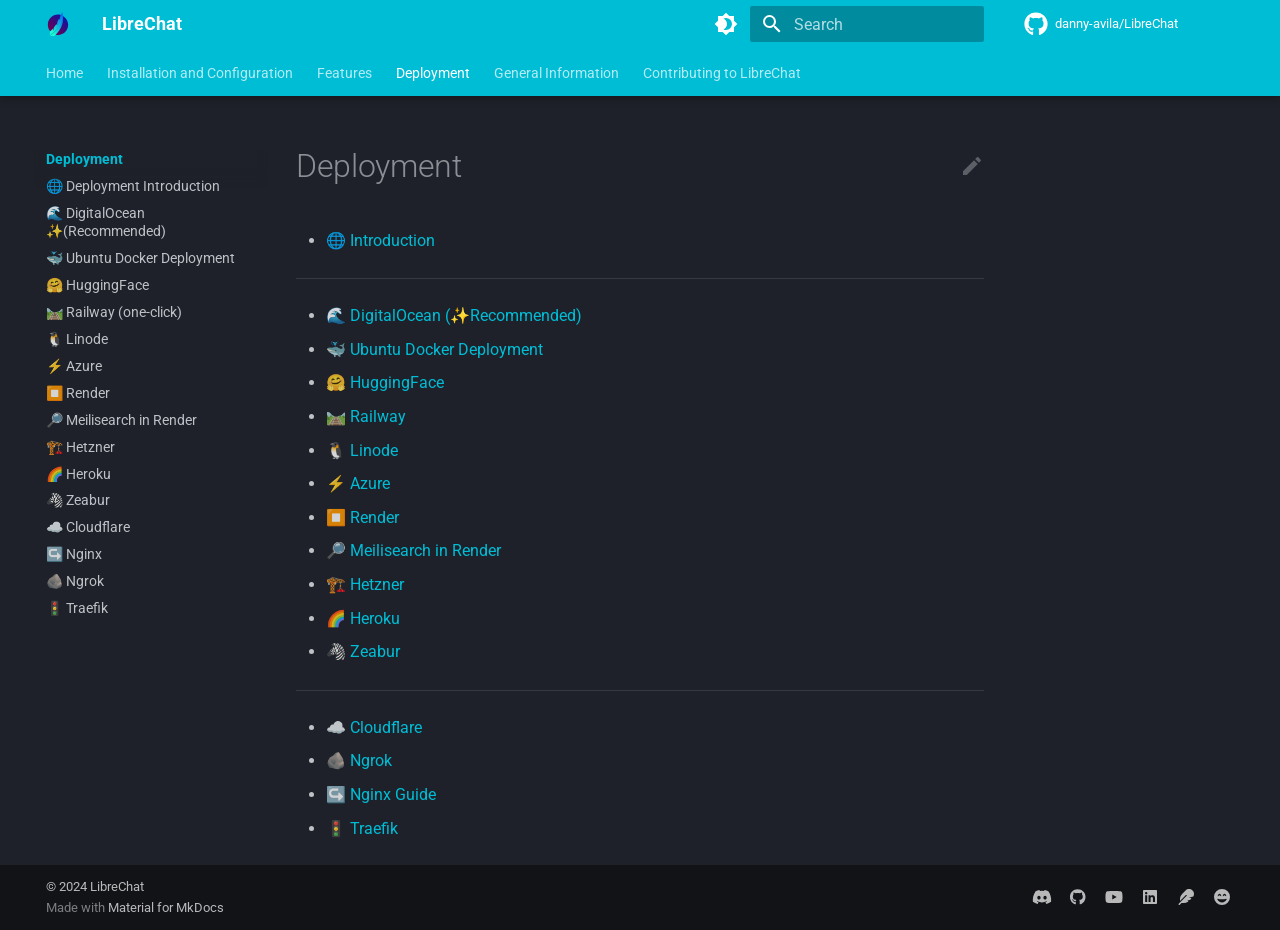
<file: deployment/index.html>
<!DOCTYPE html>
<html class="no-js" lang="en">
 <head>
  <meta charset="utf-8"/>
  <meta content="width=device-width,initial-scale=1" name="viewport"/>
  <meta content="🌐 Step-by-step guides on how to deploy LibreChat on various cloud platforms." name="description"/>
  <link href="../features/third_party.html" rel="prev"/>
  <link href="introduction.html" rel="next"/>
  <link href="../assets/favicon_package/favicon-32x32.png" rel="icon"/>
  <meta content="mkdocs-1.5.3, mkdocs-material-9.5.17" name="generator"/>
  <title>
   Deployment - LibreChat
  </title>
  <link href="../assets/stylesheets/main.bcfcd587.min.css" rel="stylesheet"/>
  <link href="../assets/stylesheets/palette.06af60db.min.css" rel="stylesheet"/>
  <link crossorigin="" href="https://fonts.gstatic.com" rel="preconnect"/>
  <link href="https://fonts.googleapis.com/css?family=Roboto:300,300i,400,400i,700,700i%7CRoboto+Mono:400,400i,700,700i&amp;display=fallback" rel="stylesheet"/>
  <style>
   :root{--md-text-font:"Roboto";--md-code-font:"Roboto Mono"}
  </style>
  <script>
   __md_scope=new URL("..",location),__md_hash=e=>[...e].reduce((e,_)=>(e<<5)-e+_.charCodeAt(0),0),__md_get=(e,_=localStorage,t=__md_scope)=>JSON.parse(_.getItem(t.pathname+"."+e)),__md_set=(e,_,t=localStorage,a=__md_scope)=>{try{t.setItem(a.pathname+"."+e,JSON.stringify(_))}catch(e){}}
  </script>
  <meta content="article" property="og:type"/>
  <meta content="Deployment" property="og:title"/>
  <meta content="🌐 Step-by-step guides on how to deploy LibreChat on various cloud platforms." property="og:description"/>
  <meta content="LibreChat" property="og:site_name"/>
  <meta content="en_us" property="og:locale"/>
  <meta content="Nonedeployment/index.html" property="og:url"/>
  <meta content="summary" property="twitter:card"/>
  <meta content="Deployment" property="twitter:title"/>
  <meta content="🌐 Step-by-step guides on how to deploy LibreChat on various cloud platforms." property="twitter:description"/>
 </head>
 <body data-md-color-accent="purple" data-md-color-primary="cyan" data-md-color-scheme="slate" dir="ltr">
  <input autocomplete="off" class="md-toggle" data-md-toggle="drawer" id="__drawer" type="checkbox"/>
  <input autocomplete="off" class="md-toggle" data-md-toggle="search" id="__search" type="checkbox"/>
  <label class="md-overlay" for="__drawer">
  </label>
  <div data-md-component="skip">
   <a class="md-skip" href="#deployment">
    Skip to content
   </a>
  </div>
  <div data-md-component="announce">
  </div>
  <header class="md-header md-header--shadow md-header--lifted" data-md-component="header">
   <nav aria-label="Header" class="md-header__inner md-grid">
    <a aria-label="LibreChat" class="md-header__button md-logo" data-md-component="logo" href="../index.html" title="LibreChat">
     <img alt="logo" src="../assets/LibreChat.svg"/>
    </a>
    <label class="md-header__button md-icon" for="__drawer">
     <svg viewbox="0 0 24 24" xmlns="http://www.w3.org/2000/svg">
      <path d="M3 6h18v2H3V6m0 5h18v2H3v-2m0 5h18v2H3v-2Z">
      </path>
     </svg>
    </label>
    <div class="md-header__title" data-md-component="header-title">
     <div class="md-header__ellipsis">
      <div class="md-header__topic">
       <span class="md-ellipsis">
        LibreChat
       </span>
      </div>
      <div class="md-header__topic" data-md-component="header-topic">
       <span class="md-ellipsis">
        Deployment
       </span>
      </div>
     </div>
    </div>
    <form class="md-header__option" data-md-component="palette">
     <input aria-label="Switch to light mode" class="md-option" data-md-color-accent="purple" data-md-color-media="" data-md-color-primary="cyan" data-md-color-scheme="slate" id="__palette_0" name="__palette" type="radio"/>
     <label class="md-header__button md-icon" for="__palette_1" hidden="" title="Switch to light mode">
      <svg viewbox="0 0 24 24" xmlns="http://www.w3.org/2000/svg">
       <path d="M12 18c-.89 0-1.74-.2-2.5-.55C11.56 16.5 13 14.42 13 12c0-2.42-1.44-4.5-3.5-5.45C10.26 6.2 11.11 6 12 6a6 6 0 0 1 6 6 6 6 0 0 1-6 6m8-9.31V4h-4.69L12 .69 8.69 4H4v4.69L.69 12 4 15.31V20h4.69L12 23.31 15.31 20H20v-4.69L23.31 12 20 8.69Z">
       </path>
      </svg>
     </label>
     <input aria-label="Switch to dark mode" class="md-option" data-md-color-accent="purple" data-md-color-media="" data-md-color-primary="cyan" data-md-color-scheme="default" id="__palette_1" name="__palette" type="radio"/>
     <label class="md-header__button md-icon" for="__palette_0" hidden="" title="Switch to dark mode">
      <svg viewbox="0 0 24 24" xmlns="http://www.w3.org/2000/svg">
       <path d="M12 8a4 4 0 0 0-4 4 4 4 0 0 0 4 4 4 4 0 0 0 4-4 4 4 0 0 0-4-4m0 10a6 6 0 0 1-6-6 6 6 0 0 1 6-6 6 6 0 0 1 6 6 6 6 0 0 1-6 6m8-9.31V4h-4.69L12 .69 8.69 4H4v4.69L.69 12 4 15.31V20h4.69L12 23.31 15.31 20H20v-4.69L23.31 12 20 8.69Z">
       </path>
      </svg>
     </label>
    </form>
    <script>
     var media,input,key,value,palette=__md_get("__palette");if(palette&&palette.color){"(prefers-color-scheme)"===palette.color.media&&(media=matchMedia("(prefers-color-scheme: light)"),input=document.querySelector(media.matches?"[data-md-color-media='(prefers-color-scheme: light)']":"[data-md-color-media='(prefers-color-scheme: dark)']"),palette.color.media=input.getAttribute("data-md-color-media"),palette.color.scheme=input.getAttribute("data-md-color-scheme"),palette.color.primary=input.getAttribute("data-md-color-primary"),palette.color.accent=input.getAttribute("data-md-color-accent"));for([key,value]of Object.entries(palette.color))document.body.setAttribute("data-md-color-"+key,value)}
    </script>
    <label class="md-header__button md-icon" for="__search">
     <svg viewbox="0 0 24 24" xmlns="http://www.w3.org/2000/svg">
      <path d="M9.5 3A6.5 6.5 0 0 1 16 9.5c0 1.61-.59 3.09-1.56 4.23l.27.27h.79l5 5-1.5 1.5-5-5v-.79l-.27-.27A6.516 6.516 0 0 1 9.5 16 6.5 6.5 0 0 1 3 9.5 6.5 6.5 0 0 1 9.5 3m0 2C7 5 5 7 5 9.5S7 14 9.5 14 14 12 14 9.5 12 5 9.5 5Z">
      </path>
     </svg>
    </label>
    <div class="md-search" data-md-component="search" role="dialog">
     <label class="md-search__overlay" for="__search">
     </label>
     <div class="md-search__inner" role="search">
      <form class="md-search__form" name="search">
       <input aria-label="Search" autocapitalize="off" autocomplete="off" autocorrect="off" class="md-search__input" data-md-component="search-query" name="query" placeholder="Search" required="" spellcheck="false" type="text"/>
       <label class="md-search__icon md-icon" for="__search">
        <svg viewbox="0 0 24 24" xmlns="http://www.w3.org/2000/svg">
         <path d="M9.5 3A6.5 6.5 0 0 1 16 9.5c0 1.61-.59 3.09-1.56 4.23l.27.27h.79l5 5-1.5 1.5-5-5v-.79l-.27-.27A6.516 6.516 0 0 1 9.5 16 6.5 6.5 0 0 1 3 9.5 6.5 6.5 0 0 1 9.5 3m0 2C7 5 5 7 5 9.5S7 14 9.5 14 14 12 14 9.5 12 5 9.5 5Z">
         </path>
        </svg>
        <svg viewbox="0 0 24 24" xmlns="http://www.w3.org/2000/svg">
         <path d="M20 11v2H8l5.5 5.5-1.42 1.42L4.16 12l7.92-7.92L13.5 5.5 8 11h12Z">
         </path>
        </svg>
       </label>
       <nav aria-label="Search" class="md-search__options">
        <button aria-label="Clear" class="md-search__icon md-icon" tabindex="-1" title="Clear" type="reset">
         <svg viewbox="0 0 24 24" xmlns="http://www.w3.org/2000/svg">
          <path d="M19 6.41 17.59 5 12 10.59 6.41 5 5 6.41 10.59 12 5 17.59 6.41 19 12 13.41 17.59 19 19 17.59 13.41 12 19 6.41Z">
          </path>
         </svg>
        </button>
       </nav>
      </form>
      <div class="md-search__output">
       <div class="md-search__scrollwrap" data-md-scrollfix="">
        <div class="md-search-result" data-md-component="search-result">
         <div class="md-search-result__meta">
          Initializing search
         </div>
         <ol class="md-search-result__list" role="presentation">
         </ol>
        </div>
       </div>
      </div>
     </div>
    </div>
    <div class="md-header__source">
     <a class="md-source" data-md-component="source" href="https://github.com/danny-avila/LibreChat" title="Go to repository">
      <div class="md-source__icon md-icon">
       <svg viewbox="0 0 496 512" xmlns="http://www.w3.org/2000/svg">
        <!--! Font Awesome Free 6.5.1 by @fontawesome - https://fontawesome.com License - https://fontawesome.com/license/free (Icons: CC BY 4.0, Fonts: SIL OFL 1.1, Code: MIT License) Copyright 2023 Fonticons, Inc.-->
        <path d="M165.9 397.4c0 2-2.3 3.6-5.2 3.6-3.3.3-5.6-1.3-5.6-3.6 0-2 2.3-3.6 5.2-3.6 3-.3 5.6 1.3 5.6 3.6zm-31.1-4.5c-.7 2 1.3 4.3 4.3 4.9 2.6 1 5.6 0 6.2-2s-1.3-4.3-4.3-5.2c-2.6-.7-5.5.3-6.2 2.3zm44.2-1.7c-2.9.7-4.9 2.6-4.6 4.9.3 2 2.9 3.3 5.9 2.6 2.9-.7 4.9-2.6 4.6-4.6-.3-1.9-3-3.2-5.9-2.9zM244.8 8C106.1 8 0 113.3 0 252c0 110.9 69.8 205.8 169.5 239.2 12.8 2.3 17.3-5.6 17.3-12.1 0-6.2-.3-40.4-.3-61.4 0 0-70 15-84.7-29.8 0 0-11.4-29.1-27.8-36.6 0 0-22.9-15.7 1.6-15.4 0 0 24.9 2 38.6 25.8 21.9 38.6 58.6 27.5 72.9 20.9 2.3-16 8.8-27.1 16-33.7-55.9-6.2-112.3-14.3-112.3-110.5 0-27.5 7.6-41.3 23.6-58.9-2.6-6.5-11.1-33.3 2.6-67.9 20.9-6.5 69 27 69 27 20-5.6 41.5-8.5 62.8-8.5s42.8 2.9 62.8 8.5c0 0 48.1-33.6 69-27 13.7 34.7 5.2 61.4 2.6 67.9 16 17.7 25.8 31.5 25.8 58.9 0 96.5-58.9 104.2-114.8 110.5 9.2 7.9 17 22.9 17 46.4 0 33.7-.3 75.4-.3 83.6 0 6.5 4.6 14.4 17.3 12.1C428.2 457.8 496 362.9 496 252 496 113.3 383.5 8 244.8 8zM97.2 352.9c-1.3 1-1 3.3.7 5.2 1.6 1.6 3.9 2.3 5.2 1 1.3-1 1-3.3-.7-5.2-1.6-1.6-3.9-2.3-5.2-1zm-10.8-8.1c-.7 1.3.3 2.9 2.3 3.9 1.6 1 3.6.7 4.3-.7.7-1.3-.3-2.9-2.3-3.9-2-.6-3.6-.3-4.3.7zm32.4 35.6c-1.6 1.3-1 4.3 1.3 6.2 2.3 2.3 5.2 2.6 6.5 1 1.3-1.3.7-4.3-1.3-6.2-2.2-2.3-5.2-2.6-6.5-1zm-11.4-14.7c-1.6 1-1.6 3.6 0 5.9 1.6 2.3 4.3 3.3 5.6 2.3 1.6-1.3 1.6-3.9 0-6.2-1.4-2.3-4-3.3-5.6-2z">
        </path>
       </svg>
      </div>
      <div class="md-source__repository">
       danny-avila/LibreChat
      </div>
     </a>
    </div>
   </nav>
   <nav aria-label="Tabs" class="md-tabs" data-md-component="tabs">
    <div class="md-grid">
     <ul class="md-tabs__list">
      <li class="md-tabs__item">
       <a class="md-tabs__link" href="../index.html">
        Home
       </a>
      </li>
      <li class="md-tabs__item">
       <a class="md-tabs__link" href="../install/index.html">
        Installation and Configuration
       </a>
      </li>
      <li class="md-tabs__item">
       <a class="md-tabs__link" href="../features/index.html">
        Features
       </a>
      </li>
      <li class="md-tabs__item md-tabs__item--active">
       <a class="md-tabs__link" href="index.html">
        Deployment
       </a>
      </li>
      <li class="md-tabs__item">
       <a class="md-tabs__link" href="../general_info/index.html">
        General Information
       </a>
      </li>
      <li class="md-tabs__item">
       <a class="md-tabs__link" href="../contributions/index.html">
        Contributing to LibreChat
       </a>
      </li>
     </ul>
    </div>
   </nav>
  </header>
  <div class="md-container" data-md-component="container">
   <main class="md-main" data-md-component="main">
    <div class="md-main__inner md-grid">
     <div class="md-sidebar md-sidebar--primary" data-md-component="sidebar" data-md-type="navigation">
      <div class="md-sidebar__scrollwrap">
       <div class="md-sidebar__inner">
        <nav aria-label="Navigation" class="md-nav md-nav--primary md-nav--lifted" data-md-level="0">
         <label class="md-nav__title" for="__drawer">
          <a aria-label="LibreChat" class="md-nav__button md-logo" data-md-component="logo" href="../index.html" title="LibreChat">
           <img alt="logo" src="../assets/LibreChat.svg"/>
          </a>
          LibreChat
         </label>
         <div class="md-nav__source">
          <a class="md-source" data-md-component="source" href="https://github.com/danny-avila/LibreChat" title="Go to repository">
           <div class="md-source__icon md-icon">
            <svg viewbox="0 0 496 512" xmlns="http://www.w3.org/2000/svg">
             <!--! Font Awesome Free 6.5.1 by @fontawesome - https://fontawesome.com License - https://fontawesome.com/license/free (Icons: CC BY 4.0, Fonts: SIL OFL 1.1, Code: MIT License) Copyright 2023 Fonticons, Inc.-->
             <path d="M165.9 397.4c0 2-2.3 3.6-5.2 3.6-3.3.3-5.6-1.3-5.6-3.6 0-2 2.3-3.6 5.2-3.6 3-.3 5.6 1.3 5.6 3.6zm-31.1-4.5c-.7 2 1.3 4.3 4.3 4.9 2.6 1 5.6 0 6.2-2s-1.3-4.3-4.3-5.2c-2.6-.7-5.5.3-6.2 2.3zm44.2-1.7c-2.9.7-4.9 2.6-4.6 4.9.3 2 2.9 3.3 5.9 2.6 2.9-.7 4.9-2.6 4.6-4.6-.3-1.9-3-3.2-5.9-2.9zM244.8 8C106.1 8 0 113.3 0 252c0 110.9 69.8 205.8 169.5 239.2 12.8 2.3 17.3-5.6 17.3-12.1 0-6.2-.3-40.4-.3-61.4 0 0-70 15-84.7-29.8 0 0-11.4-29.1-27.8-36.6 0 0-22.9-15.7 1.6-15.4 0 0 24.9 2 38.6 25.8 21.9 38.6 58.6 27.5 72.9 20.9 2.3-16 8.8-27.1 16-33.7-55.9-6.2-112.3-14.3-112.3-110.5 0-27.5 7.6-41.3 23.6-58.9-2.6-6.5-11.1-33.3 2.6-67.9 20.9-6.5 69 27 69 27 20-5.6 41.5-8.5 62.8-8.5s42.8 2.9 62.8 8.5c0 0 48.1-33.6 69-27 13.7 34.7 5.2 61.4 2.6 67.9 16 17.7 25.8 31.5 25.8 58.9 0 96.5-58.9 104.2-114.8 110.5 9.2 7.9 17 22.9 17 46.4 0 33.7-.3 75.4-.3 83.6 0 6.5 4.6 14.4 17.3 12.1C428.2 457.8 496 362.9 496 252 496 113.3 383.5 8 244.8 8zM97.2 352.9c-1.3 1-1 3.3.7 5.2 1.6 1.6 3.9 2.3 5.2 1 1.3-1 1-3.3-.7-5.2-1.6-1.6-3.9-2.3-5.2-1zm-10.8-8.1c-.7 1.3.3 2.9 2.3 3.9 1.6 1 3.6.7 4.3-.7.7-1.3-.3-2.9-2.3-3.9-2-.6-3.6-.3-4.3.7zm32.4 35.6c-1.6 1.3-1 4.3 1.3 6.2 2.3 2.3 5.2 2.6 6.5 1 1.3-1.3.7-4.3-1.3-6.2-2.2-2.3-5.2-2.6-6.5-1zm-11.4-14.7c-1.6 1-1.6 3.6 0 5.9 1.6 2.3 4.3 3.3 5.6 2.3 1.6-1.3 1.6-3.9 0-6.2-1.4-2.3-4-3.3-5.6-2z">
             </path>
            </svg>
           </div>
           <div class="md-source__repository">
            danny-avila/LibreChat
           </div>
          </a>
         </div>
         <ul class="md-nav__list" data-md-scrollfix="">
          <li class="md-nav__item">
           <a class="md-nav__link" href="../index.html">
            <span class="md-ellipsis">
             Home
            </span>
           </a>
          </li>
          <li class="md-nav__item md-nav__item--nested">
           <input class="md-nav__toggle md-toggle md-toggle--indeterminate" id="__nav_2" type="checkbox"/>
           <div class="md-nav__link md-nav__container">
            <a class="md-nav__link" href="../install/index.html">
             <span class="md-ellipsis">
              Installation and Configuration
             </span>
            </a>
            <label class="md-nav__link" for="__nav_2" id="__nav_2_label" tabindex="0">
             <span class="md-nav__icon md-icon">
             </span>
            </label>
           </div>
           <nav aria-expanded="false" aria-labelledby="__nav_2_label" class="md-nav" data-md-level="1">
            <label class="md-nav__title" for="__nav_2">
             <span class="md-nav__icon md-icon">
             </span>
             Installation and Configuration
            </label>
            <ul class="md-nav__list" data-md-scrollfix="">
             <li class="md-nav__item md-nav__item--nested">
              <input class="md-nav__toggle md-toggle md-toggle--indeterminate" id="__nav_2_2" type="checkbox"/>
              <div class="md-nav__link md-nav__container">
               <a class="md-nav__link" href="../install/installation/index.html">
                <span class="md-ellipsis">
                 Installation
                </span>
               </a>
               <label class="md-nav__link" for="__nav_2_2" id="__nav_2_2_label" tabindex="0">
                <span class="md-nav__icon md-icon">
                </span>
               </label>
              </div>
              <nav aria-expanded="false" aria-labelledby="__nav_2_2_label" class="md-nav" data-md-level="2">
               <label class="md-nav__title" for="__nav_2_2">
                <span class="md-nav__icon md-icon">
                </span>
                Installation
               </label>
               <ul class="md-nav__list" data-md-scrollfix="">
                <li class="md-nav__item">
                 <a class="md-nav__link" href="../install/installation/docker_compose_install.html">
                  <span class="md-ellipsis">
                   🐳 Docker Compose ✨(Recommended)
                  </span>
                 </a>
                </li>
                <li class="md-nav__item">
                 <a class="md-nav__link" href="../install/installation/container_install.html">
                  <span class="md-ellipsis">
                   🦦 Container (Podman)
                  </span>
                 </a>
                </li>
                <li class="md-nav__item">
                 <a class="md-nav__link" href="../install/installation/linux_install.html">
                  <span class="md-ellipsis">
                   🐧 Linux
                  </span>
                 </a>
                </li>
                <li class="md-nav__item">
                 <a class="md-nav__link" href="../install/installation/mac_install.html">
                  <span class="md-ellipsis">
                   🍎 Mac
                  </span>
                 </a>
                </li>
                <li class="md-nav__item">
                 <a class="md-nav__link" href="../install/installation/windows_install.html">
                  <span class="md-ellipsis">
                   🪟 Windows
                  </span>
                 </a>
                </li>
               </ul>
              </nav>
             </li>
             <li class="md-nav__item md-nav__item--nested">
              <input class="md-nav__toggle md-toggle md-toggle--indeterminate" id="__nav_2_3" type="checkbox"/>
              <div class="md-nav__link md-nav__container">
               <a class="md-nav__link" href="../install/configuration/index.html">
                <span class="md-ellipsis">
                 Configuration
                </span>
               </a>
               <label class="md-nav__link" for="__nav_2_3" id="__nav_2_3_label" tabindex="0">
                <span class="md-nav__icon md-icon">
                </span>
               </label>
              </div>
              <nav aria-expanded="false" aria-labelledby="__nav_2_3_label" class="md-nav" data-md-level="2">
               <label class="md-nav__title" for="__nav_2_3">
                <span class="md-nav__icon md-icon">
                </span>
                Configuration
               </label>
               <ul class="md-nav__list" data-md-scrollfix="">
                <li class="md-nav__item">
                 <a class="md-nav__link" href="../install/configuration/dotenv.html">
                  <span class="md-ellipsis">
                   ⚙️ Environment Variables
                  </span>
                 </a>
                </li>
                <li class="md-nav__item">
                 <a class="md-nav__link" href="../install/configuration/custom_config.html">
                  <span class="md-ellipsis">
                   🖥️ Custom Config
                  </span>
                 </a>
                </li>
                <li class="md-nav__item">
                 <a class="md-nav__link" href="../install/configuration/azure_openai.html">
                  <span class="md-ellipsis">
                   🅰️ Azure OpenAI
                  </span>
                 </a>
                </li>
                <li class="md-nav__item">
                 <a class="md-nav__link" href="../install/configuration/ai_endpoints.html">
                  <span class="md-ellipsis">
                   ✅ Compatible AI Endpoints
                  </span>
                 </a>
                </li>
                <li class="md-nav__item">
                 <a class="md-nav__link" href="../install/configuration/docker_override.html">
                  <span class="md-ellipsis">
                   🐋 Docker Compose Override
                  </span>
                 </a>
                </li>
                <li class="md-nav__item">
                 <a class="md-nav__link" href="../install/configuration/ai_setup.html">
                  <span class="md-ellipsis">
                   🤖 AI Setup
                  </span>
                 </a>
                </li>
                <li class="md-nav__item">
                 <a class="md-nav__link" href="../install/configuration/litellm.html">
                  <span class="md-ellipsis">
                   🚅 LiteLLM
                  </span>
                 </a>
                </li>
                <li class="md-nav__item">
                 <a class="md-nav__link" href="../install/configuration/free_ai_apis.html">
                  <span class="md-ellipsis">
                   💸 Free AI APIs
                  </span>
                 </a>
                </li>
                <li class="md-nav__item">
                 <a class="md-nav__link" href="../install/configuration/ollama.html">
                  <span class="md-ellipsis">
                   🦙 Ollama
                  </span>
                 </a>
                </li>
                <li class="md-nav__item">
                 <a class="md-nav__link" href="../install/configuration/user_auth_system.html">
                  <span class="md-ellipsis">
                   🛂 Authentication System
                  </span>
                 </a>
                </li>
                <li class="md-nav__item">
                 <a class="md-nav__link" href="../install/configuration/mongodb.html">
                  <span class="md-ellipsis">
                   🍃 Online MongoDB
                  </span>
                 </a>
                </li>
                <li class="md-nav__item">
                 <a class="md-nav__link" href="../install/configuration/default_language.html">
                  <span class="md-ellipsis">
                   🌍 Default Language
                  </span>
                 </a>
                </li>
                <li class="md-nav__item">
                 <a class="md-nav__link" href="../install/configuration/misc.html">
                  <span class="md-ellipsis">
                   🌀 Miscellaneous
                  </span>
                 </a>
                </li>
               </ul>
              </nav>
             </li>
            </ul>
           </nav>
          </li>
          <li class="md-nav__item md-nav__item--nested">
           <input class="md-nav__toggle md-toggle md-toggle--indeterminate" id="__nav_3" type="checkbox"/>
           <div class="md-nav__link md-nav__container">
            <a class="md-nav__link" href="../features/index.html">
             <span class="md-ellipsis">
              Features
             </span>
            </a>
            <label class="md-nav__link" for="__nav_3" id="__nav_3_label" tabindex="0">
             <span class="md-nav__icon md-icon">
             </span>
            </label>
           </div>
           <nav aria-expanded="false" aria-labelledby="__nav_3_label" class="md-nav" data-md-level="1">
            <label class="md-nav__title" for="__nav_3">
             <span class="md-nav__icon md-icon">
             </span>
             Features
            </label>
            <ul class="md-nav__list" data-md-scrollfix="">
             <li class="md-nav__item md-nav__item--nested">
              <input class="md-nav__toggle md-toggle md-toggle--indeterminate" id="__nav_3_2" type="checkbox"/>
              <div class="md-nav__link md-nav__container">
               <a class="md-nav__link" href="../features/plugins/index.html">
                <span class="md-ellipsis">
                 Plugins
                </span>
               </a>
               <label class="md-nav__link" for="__nav_3_2" id="__nav_3_2_label" tabindex="0">
                <span class="md-nav__icon md-icon">
                </span>
               </label>
              </div>
              <nav aria-expanded="false" aria-labelledby="__nav_3_2_label" class="md-nav" data-md-level="2">
               <label class="md-nav__title" for="__nav_3_2">
                <span class="md-nav__icon md-icon">
                </span>
                Plugins
               </label>
               <ul class="md-nav__list" data-md-scrollfix="">
                <li class="md-nav__item">
                 <a class="md-nav__link" href="../features/plugins/introduction.html">
                  <span class="md-ellipsis">
                   🔌 Introduction
                  </span>
                 </a>
                </li>
                <li class="md-nav__item">
                 <a class="md-nav__link" href="../features/plugins/make_your_own.html">
                  <span class="md-ellipsis">
                   🛠️ Make Your Own
                  </span>
                 </a>
                </li>
                <li class="md-nav__item">
                 <a class="md-nav__link" href="../features/plugins/chatgpt_plugins_openapi.html">
                  <span class="md-ellipsis">
                   🧑‍💼 Official ChatGPT Plugins
                  </span>
                 </a>
                </li>
                <li class="md-nav__item">
                 <a class="md-nav__link" href="../features/plugins/google_search.html">
                  <span class="md-ellipsis">
                   🔎 Google Search
                  </span>
                 </a>
                </li>
                <li class="md-nav__item">
                 <a class="md-nav__link" href="../features/plugins/stable_diffusion.html">
                  <span class="md-ellipsis">
                   🖌️ Stable Diffusion
                  </span>
                 </a>
                </li>
                <li class="md-nav__item">
                 <a class="md-nav__link" href="../features/plugins/wolfram.html">
                  <span class="md-ellipsis">
                   🧠 Wolfram|Alpha
                  </span>
                 </a>
                </li>
                <li class="md-nav__item">
                 <a class="md-nav__link" href="../features/plugins/azure_ai_search.html">
                  <span class="md-ellipsis">
                   ⚡ Azure AI Search
                  </span>
                 </a>
                </li>
               </ul>
              </nav>
             </li>
             <li class="md-nav__item">
              <a class="md-nav__link" href="../features/presets.html">
               <span class="md-ellipsis">
                🔖 Presets
               </span>
              </a>
             </li>
             <li class="md-nav__item">
              <a class="md-nav__link" href="../features/mod_system.html">
               <span class="md-ellipsis">
                🔨 Automated Moderation
               </span>
              </a>
             </li>
             <li class="md-nav__item">
              <a class="md-nav__link" href="../features/token_usage.html">
               <span class="md-ellipsis">
                🪙 Token Usage
               </span>
              </a>
             </li>
             <li class="md-nav__item">
              <a class="md-nav__link" href="../features/firebase.html">
               <span class="md-ellipsis">
                🔥 Firebase CDN Setup
               </span>
              </a>
             </li>
             <li class="md-nav__item">
              <a class="md-nav__link" href="../features/manage_your_database.html">
               <span class="md-ellipsis">
                🍃 Manage Your Database
               </span>
              </a>
             </li>
             <li class="md-nav__item">
              <a class="md-nav__link" href="../features/logging_system.html">
               <span class="md-ellipsis">
                🪵 Logging System
               </span>
              </a>
             </li>
             <li class="md-nav__item">
              <a class="md-nav__link" href="../features/bing_jailbreak.html">
               <span class="md-ellipsis">
                😈 Bing Jailbreak
               </span>
              </a>
             </li>
             <li class="md-nav__item">
              <a class="md-nav__link" href="../features/third_party.html">
               <span class="md-ellipsis">
                ✨ Third-Party Tools and Contributions
               </span>
              </a>
             </li>
            </ul>
           </nav>
          </li>
          <li class="md-nav__item md-nav__item--active md-nav__item--section md-nav__item--nested">
           <input checked="" class="md-nav__toggle md-toggle" id="__nav_4" type="checkbox"/>
           <div class="md-nav__link md-nav__container">
            <a class="md-nav__link md-nav__link--active" href="index.html">
             <span class="md-ellipsis">
              Deployment
             </span>
            </a>
            <label class="md-nav__link md-nav__link--active" for="__nav_4" id="__nav_4_label" tabindex="">
             <span class="md-nav__icon md-icon">
             </span>
            </label>
           </div>
           <nav aria-expanded="true" aria-labelledby="__nav_4_label" class="md-nav" data-md-level="1">
            <label class="md-nav__title" for="__nav_4">
             <span class="md-nav__icon md-icon">
             </span>
             Deployment
            </label>
            <ul class="md-nav__list" data-md-scrollfix="">
             <li class="md-nav__item">
              <a class="md-nav__link" href="introduction.html">
               <span class="md-ellipsis">
                🌐 Deployment Introduction
               </span>
              </a>
             </li>
             <li class="md-nav__item">
              <a class="md-nav__link" href="digitalocean.html">
               <span class="md-ellipsis">
                🌊 DigitalOcean ✨(Recommended)
               </span>
              </a>
             </li>
             <li class="md-nav__item">
              <a class="md-nav__link" href="docker_ubuntu_deploy.html">
               <span class="md-ellipsis">
                🐳 Ubuntu Docker Deployment
               </span>
              </a>
             </li>
             <li class="md-nav__item">
              <a class="md-nav__link" href="huggingface.html">
               <span class="md-ellipsis">
                🤗 HuggingFace
               </span>
              </a>
             </li>
             <li class="md-nav__item">
              <a class="md-nav__link" href="railway.html">
               <span class="md-ellipsis">
                🛤️ Railway (one-click)
               </span>
              </a>
             </li>
             <li class="md-nav__item">
              <a class="md-nav__link" href="linode.html">
               <span class="md-ellipsis">
                🐧 Linode
               </span>
              </a>
             </li>
             <li class="md-nav__item">
              <a class="md-nav__link" href="azure-terraform.html">
               <span class="md-ellipsis">
                ⚡ Azure
               </span>
              </a>
             </li>
             <li class="md-nav__item">
              <a class="md-nav__link" href="render.html">
               <span class="md-ellipsis">
                ⏹️ Render
               </span>
              </a>
             </li>
             <li class="md-nav__item">
              <a class="md-nav__link" href="meilisearch_in_render.html">
               <span class="md-ellipsis">
                🔎 Meilisearch in Render
               </span>
              </a>
             </li>
             <li class="md-nav__item">
              <a class="md-nav__link" href="hetzner_ubuntu.html">
               <span class="md-ellipsis">
                🏗️ Hetzner
               </span>
              </a>
             </li>
             <li class="md-nav__item">
              <a class="md-nav__link" href="heroku.html">
               <span class="md-ellipsis">
                🌈 Heroku
               </span>
              </a>
             </li>
             <li class="md-nav__item">
              <a class="md-nav__link" href="zeabur.html">
               <span class="md-ellipsis">
                🦓 Zeabur
               </span>
              </a>
             </li>
             <li class="md-nav__item">
              <a class="md-nav__link" href="cloudflare.html">
               <span class="md-ellipsis">
                ☁️ Cloudflare
               </span>
              </a>
             </li>
             <li class="md-nav__item">
              <a class="md-nav__link" href="nginx.html">
               <span class="md-ellipsis">
                ↪️ Nginx
               </span>
              </a>
             </li>
             <li class="md-nav__item">
              <a class="md-nav__link" href="ngrok.html">
               <span class="md-ellipsis">
                🪨 Ngrok
               </span>
              </a>
             </li>
             <li class="md-nav__item">
              <a class="md-nav__link" href="traefik.html">
               <span class="md-ellipsis">
                🚦 Traefik
               </span>
              </a>
             </li>
            </ul>
           </nav>
          </li>
          <li class="md-nav__item md-nav__item--nested">
           <input class="md-nav__toggle md-toggle md-toggle--indeterminate" id="__nav_5" type="checkbox"/>
           <div class="md-nav__link md-nav__container">
            <a class="md-nav__link" href="../general_info/index.html">
             <span class="md-ellipsis">
              General Information
             </span>
            </a>
            <label class="md-nav__link" for="__nav_5" id="__nav_5_label" tabindex="0">
             <span class="md-nav__icon md-icon">
             </span>
            </label>
           </div>
           <nav aria-expanded="false" aria-labelledby="__nav_5_label" class="md-nav" data-md-level="1">
            <label class="md-nav__title" for="__nav_5">
             <span class="md-nav__icon md-icon">
             </span>
             General Information
            </label>
            <ul class="md-nav__list" data-md-scrollfix="">
             <li class="md-nav__item">
              <a class="md-nav__link" href="../general_info/breaking_changes.html">
               <span class="md-ellipsis">
                ⚠️ Breaking Changes
               </span>
              </a>
             </li>
             <li class="md-nav__item">
              <a class="md-nav__link" href="../general_info/multilingual_information.html">
               <span class="md-ellipsis">
                🌍 Multilingual Information
               </span>
              </a>
             </li>
             <li class="md-nav__item">
              <a class="md-nav__link" href="../general_info/project_origin.html">
               <span class="md-ellipsis">
                🧭 Origin
               </span>
              </a>
             </li>
             <li class="md-nav__item">
              <a class="md-nav__link" href="../general_info/tech_stack.html">
               <span class="md-ellipsis">
                🧑‍💻 Tech Stack
               </span>
              </a>
             </li>
            </ul>
           </nav>
          </li>
          <li class="md-nav__item md-nav__item--nested">
           <input class="md-nav__toggle md-toggle md-toggle--indeterminate" id="__nav_6" type="checkbox"/>
           <div class="md-nav__link md-nav__container">
            <a class="md-nav__link" href="../contributions/index.html">
             <span class="md-ellipsis">
              Contributing to LibreChat
             </span>
            </a>
            <label class="md-nav__link" for="__nav_6" id="__nav_6_label" tabindex="0">
             <span class="md-nav__icon md-icon">
             </span>
            </label>
           </div>
           <nav aria-expanded="false" aria-labelledby="__nav_6_label" class="md-nav" data-md-level="1">
            <label class="md-nav__title" for="__nav_6">
             <span class="md-nav__icon md-icon">
             </span>
             Contributing to LibreChat
            </label>
            <ul class="md-nav__list" data-md-scrollfix="">
             <li class="md-nav__item">
              <a class="md-nav__link" href="../contributions/how_to_contribute.html">
               <span class="md-ellipsis">
                🙌 Getting Started for Contributors
               </span>
              </a>
             </li>
             <li class="md-nav__item">
              <a class="md-nav__link" href="../contributions/documentation_guidelines.html">
               <span class="md-ellipsis">
                📝 Documentation Guidelines
               </span>
              </a>
             </li>
             <li class="md-nav__item">
              <a class="md-nav__link" href="../contributions/translation_contribution.html">
               <span class="md-ellipsis">
                🌍 Contribute a Translation
               </span>
              </a>
             </li>
             <li class="md-nav__item">
              <a class="md-nav__link" href="../contributions/coding_conventions.html">
               <span class="md-ellipsis">
                🧑‍💻 Code Standards and Conventions
               </span>
              </a>
             </li>
             <li class="md-nav__item">
              <a class="md-nav__link" href="../contributions/testing.html">
               <span class="md-ellipsis">
                🧪 Testing During Development
               </span>
              </a>
             </li>
            </ul>
           </nav>
          </li>
         </ul>
        </nav>
       </div>
      </div>
     </div>
     <div class="md-sidebar md-sidebar--secondary" data-md-component="sidebar" data-md-type="toc">
      <div class="md-sidebar__scrollwrap">
       <div class="md-sidebar__inner">
        <nav aria-label="Table of contents" class="md-nav md-nav--secondary">
        </nav>
       </div>
      </div>
     </div>
     <div class="md-content" data-md-component="content">
      <article class="md-content__inner md-typeset">
       <a class="md-content__button md-icon" href="https://github.com/danny-avila/LibreChat/blob/main/docs/deployment/index.md" title="Edit this page">
        <svg viewbox="0 0 24 24" xmlns="http://www.w3.org/2000/svg">
         <path d="M20.71 7.04c.39-.39.39-1.04 0-1.41l-2.34-2.34c-.37-.39-1.02-.39-1.41 0l-1.84 1.83 3.75 3.75M3 17.25V21h3.75L17.81 9.93l-3.75-3.75L3 17.25Z">
         </path>
        </svg>
       </a>
       <h1 id="deployment">
        Deployment
       </h1>
       <ul>
        <li>
         🌐
         <a href="introduction.html">
          Introduction
         </a>
        </li>
       </ul>
       <hr/>
       <ul>
        <li>
         🌊
         <a href="digitalocean.html">
          DigitalOcean (✨Recommended)
         </a>
        </li>
        <li>
         🐳
         <a href="docker_ubuntu_deploy.html">
          Ubuntu Docker Deployment
         </a>
        </li>
        <li>
         🤗
         <a href="huggingface.html">
          HuggingFace
         </a>
        </li>
        <li>
         🛤️
         <a href="railway.html">
          Railway
         </a>
        </li>
        <li>
         🐧
         <a href="linode.html">
          Linode
         </a>
        </li>
        <li>
         ⚡
         <a href="azure-terraform.html">
          Azure
         </a>
        </li>
        <li>
         ⏹️
         <a href="render.html">
          Render
         </a>
        </li>
        <li>
         🔎
         <a href="meilisearch_in_render.html">
          Meilisearch in Render
         </a>
        </li>
        <li>
         🏗️
         <a href="hetzner_ubuntu.html">
          Hetzner
         </a>
        </li>
        <li>
         🌈
         <a href="heroku.html">
          Heroku
         </a>
        </li>
        <li>
         🦓
         <a href="zeabur.html">
          Zeabur
         </a>
        </li>
       </ul>
       <hr/>
       <ul>
        <li>
         ☁️
         <a href="cloudflare.html">
          Cloudflare
         </a>
        </li>
        <li>
         🪨
         <a href="ngrok.html">
          Ngrok
         </a>
        </li>
        <li>
         ↪️
         <a href="nginx.html">
          Nginx Guide
         </a>
        </li>
        <li>
         🚦
         <a href="traefik.html">
          Traefik
         </a>
        </li>
       </ul>
      </article>
     </div>
     <script>
      var target=document.getElementById(location.hash.slice(1));target&&target.name&&(target.checked=target.name.startsWith("__tabbed_"))
     </script>
    </div>
    <button class="md-top md-icon" data-md-component="top" hidden="" type="button">
     <svg viewbox="0 0 24 24" xmlns="http://www.w3.org/2000/svg">
      <path d="M13 20h-2V8l-5.5 5.5-1.42-1.42L12 4.16l7.92 7.92-1.42 1.42L13 8v12Z">
      </path>
     </svg>
     Back to top
    </button>
   </main>
   <footer class="md-footer">
    <div class="md-footer-meta md-typeset">
     <div class="md-footer-meta__inner md-grid">
      <div class="md-copyright">
       <div class="md-copyright__highlight">
        © 2024
        <a href="https://librechat.ai/" rel="noopener" target="_blank">
         LibreChat
        </a>
       </div>
       Made with
       <a href="https://squidfunk.github.io/mkdocs-material/" rel="noopener" target="_blank">
        Material for MkDocs
       </a>
      </div>
      <div class="md-social">
       <a class="md-social__link" href="https://discord.librechat.ai" rel="noopener" target="_blank" title="Discord">
        <svg viewbox="0 0 640 512" xmlns="http://www.w3.org/2000/svg">
         <!--! Font Awesome Free 6.5.1 by @fontawesome - https://fontawesome.com License - https://fontawesome.com/license/free (Icons: CC BY 4.0, Fonts: SIL OFL 1.1, Code: MIT License) Copyright 2023 Fonticons, Inc.-->
         <path d="M524.531 69.836a1.5 1.5 0 0 0-.764-.7A485.065 485.065 0 0 0 404.081 32.03a1.816 1.816 0 0 0-1.923.91 337.461 337.461 0 0 0-14.9 30.6 447.848 447.848 0 0 0-134.426 0 309.541 309.541 0 0 0-15.135-30.6 1.89 1.89 0 0 0-1.924-.91 483.689 483.689 0 0 0-119.688 37.107 1.712 1.712 0 0 0-.788.676C39.068 183.651 18.186 294.69 28.43 404.354a2.016 2.016 0 0 0 .765 1.375 487.666 487.666 0 0 0 146.825 74.189 1.9 1.9 0 0 0 2.063-.676A348.2 348.2 0 0 0 208.12 430.4a1.86 1.86 0 0 0-1.019-2.588 321.173 321.173 0 0 1-45.868-21.853 1.885 1.885 0 0 1-.185-3.126 251.047 251.047 0 0 0 9.109-7.137 1.819 1.819 0 0 1 1.9-.256c96.229 43.917 200.41 43.917 295.5 0a1.812 1.812 0 0 1 1.924.233 234.533 234.533 0 0 0 9.132 7.16 1.884 1.884 0 0 1-.162 3.126 301.407 301.407 0 0 1-45.89 21.83 1.875 1.875 0 0 0-1 2.611 391.055 391.055 0 0 0 30.014 48.815 1.864 1.864 0 0 0 2.063.7A486.048 486.048 0 0 0 610.7 405.729a1.882 1.882 0 0 0 .765-1.352c12.264-126.783-20.532-236.912-86.934-334.541ZM222.491 337.58c-28.972 0-52.844-26.587-52.844-59.239s23.409-59.241 52.844-59.241c29.665 0 53.306 26.82 52.843 59.239 0 32.654-23.41 59.241-52.843 59.241Zm195.38 0c-28.971 0-52.843-26.587-52.843-59.239s23.409-59.241 52.843-59.241c29.667 0 53.307 26.82 52.844 59.239 0 32.654-23.177 59.241-52.844 59.241Z">
         </path>
        </svg>
       </a>
       <a class="md-social__link" href="https://librechat.ai" rel="noopener" target="_blank" title="GitHub">
        <svg viewbox="0 0 496 512" xmlns="http://www.w3.org/2000/svg">
         <!--! Font Awesome Free 6.5.1 by @fontawesome - https://fontawesome.com License - https://fontawesome.com/license/free (Icons: CC BY 4.0, Fonts: SIL OFL 1.1, Code: MIT License) Copyright 2023 Fonticons, Inc.-->
         <path d="M165.9 397.4c0 2-2.3 3.6-5.2 3.6-3.3.3-5.6-1.3-5.6-3.6 0-2 2.3-3.6 5.2-3.6 3-.3 5.6 1.3 5.6 3.6zm-31.1-4.5c-.7 2 1.3 4.3 4.3 4.9 2.6 1 5.6 0 6.2-2s-1.3-4.3-4.3-5.2c-2.6-.7-5.5.3-6.2 2.3zm44.2-1.7c-2.9.7-4.9 2.6-4.6 4.9.3 2 2.9 3.3 5.9 2.6 2.9-.7 4.9-2.6 4.6-4.6-.3-1.9-3-3.2-5.9-2.9zM244.8 8C106.1 8 0 113.3 0 252c0 110.9 69.8 205.8 169.5 239.2 12.8 2.3 17.3-5.6 17.3-12.1 0-6.2-.3-40.4-.3-61.4 0 0-70 15-84.7-29.8 0 0-11.4-29.1-27.8-36.6 0 0-22.9-15.7 1.6-15.4 0 0 24.9 2 38.6 25.8 21.9 38.6 58.6 27.5 72.9 20.9 2.3-16 8.8-27.1 16-33.7-55.9-6.2-112.3-14.3-112.3-110.5 0-27.5 7.6-41.3 23.6-58.9-2.6-6.5-11.1-33.3 2.6-67.9 20.9-6.5 69 27 69 27 20-5.6 41.5-8.5 62.8-8.5s42.8 2.9 62.8 8.5c0 0 48.1-33.6 69-27 13.7 34.7 5.2 61.4 2.6 67.9 16 17.7 25.8 31.5 25.8 58.9 0 96.5-58.9 104.2-114.8 110.5 9.2 7.9 17 22.9 17 46.4 0 33.7-.3 75.4-.3 83.6 0 6.5 4.6 14.4 17.3 12.1C428.2 457.8 496 362.9 496 252 496 113.3 383.5 8 244.8 8zM97.2 352.9c-1.3 1-1 3.3.7 5.2 1.6 1.6 3.9 2.3 5.2 1 1.3-1 1-3.3-.7-5.2-1.6-1.6-3.9-2.3-5.2-1zm-10.8-8.1c-.7 1.3.3 2.9 2.3 3.9 1.6 1 3.6.7 4.3-.7.7-1.3-.3-2.9-2.3-3.9-2-.6-3.6-.3-4.3.7zm32.4 35.6c-1.6 1.3-1 4.3 1.3 6.2 2.3 2.3 5.2 2.6 6.5 1 1.3-1.3.7-4.3-1.3-6.2-2.2-2.3-5.2-2.6-6.5-1zm-11.4-14.7c-1.6 1-1.6 3.6 0 5.9 1.6 2.3 4.3 3.3 5.6 2.3 1.6-1.3 1.6-3.9 0-6.2-1.4-2.3-4-3.3-5.6-2z">
         </path>
        </svg>
       </a>
       <a class="md-social__link" href="https://yt.librechat.ai" rel="noopener" target="_blank" title="YouTube">
        <svg viewbox="0 0 576 512" xmlns="http://www.w3.org/2000/svg">
         <!--! Font Awesome Free 6.5.1 by @fontawesome - https://fontawesome.com License - https://fontawesome.com/license/free (Icons: CC BY 4.0, Fonts: SIL OFL 1.1, Code: MIT License) Copyright 2023 Fonticons, Inc.-->
         <path d="M549.655 124.083c-6.281-23.65-24.787-42.276-48.284-48.597C458.781 64 288 64 288 64S117.22 64 74.629 75.486c-23.497 6.322-42.003 24.947-48.284 48.597-11.412 42.867-11.412 132.305-11.412 132.305s0 89.438 11.412 132.305c6.281 23.65 24.787 41.5 48.284 47.821C117.22 448 288 448 288 448s170.78 0 213.371-11.486c23.497-6.321 42.003-24.171 48.284-47.821 11.412-42.867 11.412-132.305 11.412-132.305s0-89.438-11.412-132.305zm-317.51 213.508V175.185l142.739 81.205-142.739 81.201z">
         </path>
        </svg>
       </a>
       <a class="md-social__link" href="https://linkedin.librechat.ai" rel="noopener" target="_blank" title="LinkedIn">
        <svg viewbox="0 0 448 512" xmlns="http://www.w3.org/2000/svg">
         <!--! Font Awesome Free 6.5.1 by @fontawesome - https://fontawesome.com License - https://fontawesome.com/license/free (Icons: CC BY 4.0, Fonts: SIL OFL 1.1, Code: MIT License) Copyright 2023 Fonticons, Inc.-->
         <path d="M416 32H31.9C14.3 32 0 46.5 0 64.3v383.4C0 465.5 14.3 480 31.9 480H416c17.6 0 32-14.5 32-32.3V64.3c0-17.8-14.4-32.3-32-32.3zM135.4 416H69V202.2h66.5V416zm-33.2-243c-21.3 0-38.5-17.3-38.5-38.5S80.9 96 102.2 96c21.2 0 38.5 17.3 38.5 38.5 0 21.3-17.2 38.5-38.5 38.5zm282.1 243h-66.4V312c0-24.8-.5-56.7-34.5-56.7-34.6 0-39.9 27-39.9 54.9V416h-66.4V202.2h63.7v29.2h.9c8.9-16.8 30.6-34.5 62.9-34.5 67.2 0 79.7 44.3 79.7 101.9V416z">
         </path>
        </svg>
       </a>
       <a class="md-social__link" href="https://demo.librechat.cfd" rel="noopener" target="_blank" title="Demo">
        <svg viewbox="0 0 512 512" xmlns="http://www.w3.org/2000/svg">
         <!--! Font Awesome Free 6.5.1 by @fontawesome - https://fontawesome.com License - https://fontawesome.com/license/free (Icons: CC BY 4.0, Fonts: SIL OFL 1.1, Code: MIT License) Copyright 2023 Fonticons, Inc.-->
         <path d="M278.5 215.6 23 471c-9.4 9.4-9.4 24.6 0 33.9s24.6 9.4 33.9 0l57-57h68c49.7 0 97.9-14.4 139-41 11.1-7.2 5.5-23-7.8-23-5.1 0-9.2-4.1-9.2-9.2 0-4.1 2.7-7.6 6.5-8.8l81-24.3c2.5-.8 4.8-2.1 6.7-4l22.4-22.4c10.1-10.1 2.9-27.3-11.3-27.3H377c-5.1 0-9.2-4.1-9.2-9.2 0-4.1 2.7-7.6 6.5-8.8l112-33.6c4-1.2 7.4-3.9 9.3-7.7 10.8-21 16.4-44.5 16.4-68.6 0-41-16.3-80.3-45.3-109.3l-5.5-5.5C432.3 16.3 393 0 352 0s-80.3 16.3-109.3 45.3L139 149c-48 48-75 113.1-75 181v55.3l189.6-189.5c6.2-6.2 16.4-6.2 22.6 0 5.4 5.4 6.1 13.6 2.2 19.8z">
         </path>
        </svg>
       </a>
       <a class="md-social__link" href="https://hf.librechat.ai" rel="noopener" target="_blank" title="Hugging Face">
        <svg viewbox="0 0 512 512" xmlns="http://www.w3.org/2000/svg">
         <!--! Font Awesome Free 6.5.1 by @fontawesome - https://fontawesome.com License - https://fontawesome.com/license/free (Icons: CC BY 4.0, Fonts: SIL OFL 1.1, Code: MIT License) Copyright 2023 Fonticons, Inc.-->
         <path d="M256 512a256 256 0 1 0 0-512 256 256 0 1 0 0 512zm132.1-199.2c12.3-3.8 24.3 6.9 19.3 18.7-25 59.1-83.2 100.5-151.1 100.5s-126.2-41.4-151.1-100.5c-5-11.8 7-22.5 19.3-18.7 39.7 12.2 84.5 19 131.8 19s92.1-6.8 131.8-19zm-170.5-84-.2-.2c-.2-.2-.4-.5-.7-.9-.6-.8-1.6-2-2.8-3.4-2.5-2.8-6-6.6-10.2-10.3-8.8-7.8-18.8-14-27.7-14s-18.9 6.2-27.7 14c-4.2 3.7-7.7 7.5-10.2 10.3-1.2 1.4-2.2 2.6-2.8 3.4-.3.4-.6.7-.7.9l-.2.2c-2.1 2.8-5.7 3.9-8.9 2.8s-5.5-4.1-5.5-7.6c0-17.9 6.7-35.6 16.6-48.8 9.8-13 23.9-23.2 39.4-23.2s29.6 10.2 39.4 23.2c9.9 13.2 16.6 30.9 16.6 48.8 0 3.4-2.2 6.5-5.5 7.6s-6.9 0-8.9-2.8zm160 0-.2-.2c-.2-.2-.4-.5-.7-.9-.6-.8-1.6-2-2.8-3.4-2.5-2.8-6-6.6-10.2-10.3-8.8-7.8-18.8-14-27.7-14s-18.9 6.2-27.7 14c-4.2 3.7-7.7 7.5-10.2 10.3-1.2 1.4-2.2 2.6-2.8 3.4-.3.4-.6.7-.7.9l-.2.2c-2.1 2.8-5.7 3.9-8.9 2.8s-5.5-4.1-5.5-7.6c0-17.9 6.7-35.6 16.6-48.8 9.8-13 23.9-23.2 39.4-23.2s29.6 10.2 39.4 23.2c9.9 13.2 16.6 30.9 16.6 48.8 0 3.4-2.2 6.5-5.5 7.6s-6.9 0-8.9-2.8z">
         </path>
        </svg>
       </a>
      </div>
     </div>
    </div>
   </footer>
  </div>
  <div class="md-dialog" data-md-component="dialog">
   <div class="md-dialog__inner md-typeset">
   </div>
  </div>
  <div class="md-progress" data-md-component="progress" role="progressbar">
  </div>
  <script id="__config" type="application/json">
   {"base": "..", "features": ["header.autohide", "navigation.tabs", "navigation.tabs.sticky", "content.action.edit", "content.code.copy", "navigation.instant", "navigation.instant.progress", "navigation.tracking", "navigation.expand", "navigation.indexes", "navigation.top"], "search": "../assets/javascripts/workers/search.b8dbb3d2.min.js", "translations": {"clipboard.copied": "Copied to clipboard", "clipboard.copy": "Copy to clipboard", "search.result.more.one": "1 more on this page", "search.result.more.other": "# more on this page", "search.result.none": "No matching documents", "search.result.one": "1 matching document", "search.result.other": "# matching documents", "search.result.placeholder": "Type to start searching", "search.result.term.missing": "Missing", "select.version": "Select version"}}
  </script>
  <script src="../assets/javascripts/bundle.1e8ae164.min.js">
  </script>
 </body>
</html>
</file>
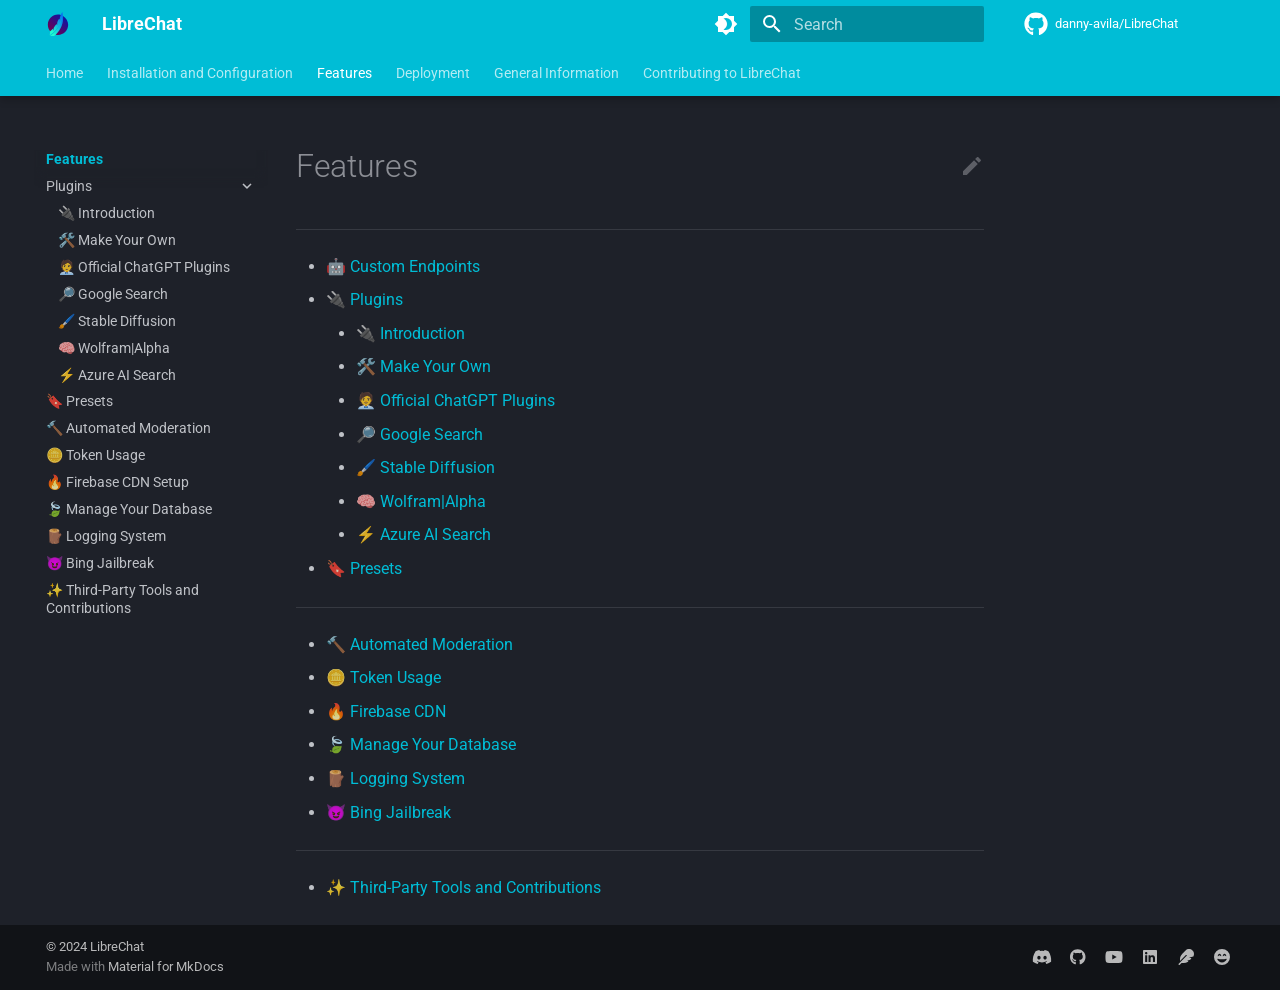
<file: features/index.html>
<!DOCTYPE html>
<html class="no-js" lang="en">
 <head>
  <meta charset="utf-8"/>
  <meta content="width=device-width,initial-scale=1" name="viewport"/>
  <meta content="✨ In-depth guides about various LibreChat features: plugins, presets, automated moderation, logging..." name="description"/>
  <link href="../install/configuration/misc.html" rel="prev"/>
  <link href="plugins/index.html" rel="next"/>
  <link href="../assets/favicon_package/favicon-32x32.png" rel="icon"/>
  <meta content="mkdocs-1.5.3, mkdocs-material-9.5.17" name="generator"/>
  <title>
   Features - LibreChat
  </title>
  <link href="../assets/stylesheets/main.bcfcd587.min.css" rel="stylesheet"/>
  <link href="../assets/stylesheets/palette.06af60db.min.css" rel="stylesheet"/>
  <link crossorigin="" href="https://fonts.gstatic.com" rel="preconnect"/>
  <link href="https://fonts.googleapis.com/css?family=Roboto:300,300i,400,400i,700,700i%7CRoboto+Mono:400,400i,700,700i&amp;display=fallback" rel="stylesheet"/>
  <style>
   :root{--md-text-font:"Roboto";--md-code-font:"Roboto Mono"}
  </style>
  <script>
   __md_scope=new URL("..",location),__md_hash=e=>[...e].reduce((e,_)=>(e<<5)-e+_.charCodeAt(0),0),__md_get=(e,_=localStorage,t=__md_scope)=>JSON.parse(_.getItem(t.pathname+"."+e)),__md_set=(e,_,t=localStorage,a=__md_scope)=>{try{t.setItem(a.pathname+"."+e,JSON.stringify(_))}catch(e){}}
  </script>
  <meta content="article" property="og:type"/>
  <meta content="Features" property="og:title"/>
  <meta content="✨ In-depth guides about various LibreChat features: plugins, presets, automated moderation, logging..." property="og:description"/>
  <meta content="LibreChat" property="og:site_name"/>
  <meta content="en_us" property="og:locale"/>
  <meta content="Nonefeatures/index.html" property="og:url"/>
  <meta content="summary" property="twitter:card"/>
  <meta content="Features" property="twitter:title"/>
  <meta content="✨ In-depth guides about various LibreChat features: plugins, presets, automated moderation, logging..." property="twitter:description"/>
 </head>
 <body data-md-color-accent="purple" data-md-color-primary="cyan" data-md-color-scheme="slate" dir="ltr">
  <input autocomplete="off" class="md-toggle" data-md-toggle="drawer" id="__drawer" type="checkbox"/>
  <input autocomplete="off" class="md-toggle" data-md-toggle="search" id="__search" type="checkbox"/>
  <label class="md-overlay" for="__drawer">
  </label>
  <div data-md-component="skip">
   <a class="md-skip" href="#features">
    Skip to content
   </a>
  </div>
  <div data-md-component="announce">
  </div>
  <header class="md-header md-header--shadow md-header--lifted" data-md-component="header">
   <nav aria-label="Header" class="md-header__inner md-grid">
    <a aria-label="LibreChat" class="md-header__button md-logo" data-md-component="logo" href="../index.html" title="LibreChat">
     <img alt="logo" src="../assets/LibreChat.svg"/>
    </a>
    <label class="md-header__button md-icon" for="__drawer">
     <svg viewbox="0 0 24 24" xmlns="http://www.w3.org/2000/svg">
      <path d="M3 6h18v2H3V6m0 5h18v2H3v-2m0 5h18v2H3v-2Z">
      </path>
     </svg>
    </label>
    <div class="md-header__title" data-md-component="header-title">
     <div class="md-header__ellipsis">
      <div class="md-header__topic">
       <span class="md-ellipsis">
        LibreChat
       </span>
      </div>
      <div class="md-header__topic" data-md-component="header-topic">
       <span class="md-ellipsis">
        Features
       </span>
      </div>
     </div>
    </div>
    <form class="md-header__option" data-md-component="palette">
     <input aria-label="Switch to light mode" class="md-option" data-md-color-accent="purple" data-md-color-media="" data-md-color-primary="cyan" data-md-color-scheme="slate" id="__palette_0" name="__palette" type="radio"/>
     <label class="md-header__button md-icon" for="__palette_1" hidden="" title="Switch to light mode">
      <svg viewbox="0 0 24 24" xmlns="http://www.w3.org/2000/svg">
       <path d="M12 18c-.89 0-1.74-.2-2.5-.55C11.56 16.5 13 14.42 13 12c0-2.42-1.44-4.5-3.5-5.45C10.26 6.2 11.11 6 12 6a6 6 0 0 1 6 6 6 6 0 0 1-6 6m8-9.31V4h-4.69L12 .69 8.69 4H4v4.69L.69 12 4 15.31V20h4.69L12 23.31 15.31 20H20v-4.69L23.31 12 20 8.69Z">
       </path>
      </svg>
     </label>
     <input aria-label="Switch to dark mode" class="md-option" data-md-color-accent="purple" data-md-color-media="" data-md-color-primary="cyan" data-md-color-scheme="default" id="__palette_1" name="__palette" type="radio"/>
     <label class="md-header__button md-icon" for="__palette_0" hidden="" title="Switch to dark mode">
      <svg viewbox="0 0 24 24" xmlns="http://www.w3.org/2000/svg">
       <path d="M12 8a4 4 0 0 0-4 4 4 4 0 0 0 4 4 4 4 0 0 0 4-4 4 4 0 0 0-4-4m0 10a6 6 0 0 1-6-6 6 6 0 0 1 6-6 6 6 0 0 1 6 6 6 6 0 0 1-6 6m8-9.31V4h-4.69L12 .69 8.69 4H4v4.69L.69 12 4 15.31V20h4.69L12 23.31 15.31 20H20v-4.69L23.31 12 20 8.69Z">
       </path>
      </svg>
     </label>
    </form>
    <script>
     var media,input,key,value,palette=__md_get("__palette");if(palette&&palette.color){"(prefers-color-scheme)"===palette.color.media&&(media=matchMedia("(prefers-color-scheme: light)"),input=document.querySelector(media.matches?"[data-md-color-media='(prefers-color-scheme: light)']":"[data-md-color-media='(prefers-color-scheme: dark)']"),palette.color.media=input.getAttribute("data-md-color-media"),palette.color.scheme=input.getAttribute("data-md-color-scheme"),palette.color.primary=input.getAttribute("data-md-color-primary"),palette.color.accent=input.getAttribute("data-md-color-accent"));for([key,value]of Object.entries(palette.color))document.body.setAttribute("data-md-color-"+key,value)}
    </script>
    <label class="md-header__button md-icon" for="__search">
     <svg viewbox="0 0 24 24" xmlns="http://www.w3.org/2000/svg">
      <path d="M9.5 3A6.5 6.5 0 0 1 16 9.5c0 1.61-.59 3.09-1.56 4.23l.27.27h.79l5 5-1.5 1.5-5-5v-.79l-.27-.27A6.516 6.516 0 0 1 9.5 16 6.5 6.5 0 0 1 3 9.5 6.5 6.5 0 0 1 9.5 3m0 2C7 5 5 7 5 9.5S7 14 9.5 14 14 12 14 9.5 12 5 9.5 5Z">
      </path>
     </svg>
    </label>
    <div class="md-search" data-md-component="search" role="dialog">
     <label class="md-search__overlay" for="__search">
     </label>
     <div class="md-search__inner" role="search">
      <form class="md-search__form" name="search">
       <input aria-label="Search" autocapitalize="off" autocomplete="off" autocorrect="off" class="md-search__input" data-md-component="search-query" name="query" placeholder="Search" required="" spellcheck="false" type="text"/>
       <label class="md-search__icon md-icon" for="__search">
        <svg viewbox="0 0 24 24" xmlns="http://www.w3.org/2000/svg">
         <path d="M9.5 3A6.5 6.5 0 0 1 16 9.5c0 1.61-.59 3.09-1.56 4.23l.27.27h.79l5 5-1.5 1.5-5-5v-.79l-.27-.27A6.516 6.516 0 0 1 9.5 16 6.5 6.5 0 0 1 3 9.5 6.5 6.5 0 0 1 9.5 3m0 2C7 5 5 7 5 9.5S7 14 9.5 14 14 12 14 9.5 12 5 9.5 5Z">
         </path>
        </svg>
        <svg viewbox="0 0 24 24" xmlns="http://www.w3.org/2000/svg">
         <path d="M20 11v2H8l5.5 5.5-1.42 1.42L4.16 12l7.92-7.92L13.5 5.5 8 11h12Z">
         </path>
        </svg>
       </label>
       <nav aria-label="Search" class="md-search__options">
        <button aria-label="Clear" class="md-search__icon md-icon" tabindex="-1" title="Clear" type="reset">
         <svg viewbox="0 0 24 24" xmlns="http://www.w3.org/2000/svg">
          <path d="M19 6.41 17.59 5 12 10.59 6.41 5 5 6.41 10.59 12 5 17.59 6.41 19 12 13.41 17.59 19 19 17.59 13.41 12 19 6.41Z">
          </path>
         </svg>
        </button>
       </nav>
      </form>
      <div class="md-search__output">
       <div class="md-search__scrollwrap" data-md-scrollfix="">
        <div class="md-search-result" data-md-component="search-result">
         <div class="md-search-result__meta">
          Initializing search
         </div>
         <ol class="md-search-result__list" role="presentation">
         </ol>
        </div>
       </div>
      </div>
     </div>
    </div>
    <div class="md-header__source">
     <a class="md-source" data-md-component="source" href="https://github.com/danny-avila/LibreChat" title="Go to repository">
      <div class="md-source__icon md-icon">
       <svg viewbox="0 0 496 512" xmlns="http://www.w3.org/2000/svg">
        <!--! Font Awesome Free 6.5.1 by @fontawesome - https://fontawesome.com License - https://fontawesome.com/license/free (Icons: CC BY 4.0, Fonts: SIL OFL 1.1, Code: MIT License) Copyright 2023 Fonticons, Inc.-->
        <path d="M165.9 397.4c0 2-2.3 3.6-5.2 3.6-3.3.3-5.6-1.3-5.6-3.6 0-2 2.3-3.6 5.2-3.6 3-.3 5.6 1.3 5.6 3.6zm-31.1-4.5c-.7 2 1.3 4.3 4.3 4.9 2.6 1 5.6 0 6.2-2s-1.3-4.3-4.3-5.2c-2.6-.7-5.5.3-6.2 2.3zm44.2-1.7c-2.9.7-4.9 2.6-4.6 4.9.3 2 2.9 3.3 5.9 2.6 2.9-.7 4.9-2.6 4.6-4.6-.3-1.9-3-3.2-5.9-2.9zM244.8 8C106.1 8 0 113.3 0 252c0 110.9 69.8 205.8 169.5 239.2 12.8 2.3 17.3-5.6 17.3-12.1 0-6.2-.3-40.4-.3-61.4 0 0-70 15-84.7-29.8 0 0-11.4-29.1-27.8-36.6 0 0-22.9-15.7 1.6-15.4 0 0 24.9 2 38.6 25.8 21.9 38.6 58.6 27.5 72.9 20.9 2.3-16 8.8-27.1 16-33.7-55.9-6.2-112.3-14.3-112.3-110.5 0-27.5 7.6-41.3 23.6-58.9-2.6-6.5-11.1-33.3 2.6-67.9 20.9-6.5 69 27 69 27 20-5.6 41.5-8.5 62.8-8.5s42.8 2.9 62.8 8.5c0 0 48.1-33.6 69-27 13.7 34.7 5.2 61.4 2.6 67.9 16 17.7 25.8 31.5 25.8 58.9 0 96.5-58.9 104.2-114.8 110.5 9.2 7.9 17 22.9 17 46.4 0 33.7-.3 75.4-.3 83.6 0 6.5 4.6 14.4 17.3 12.1C428.2 457.8 496 362.9 496 252 496 113.3 383.5 8 244.8 8zM97.2 352.9c-1.3 1-1 3.3.7 5.2 1.6 1.6 3.9 2.3 5.2 1 1.3-1 1-3.3-.7-5.2-1.6-1.6-3.9-2.3-5.2-1zm-10.8-8.1c-.7 1.3.3 2.9 2.3 3.9 1.6 1 3.6.7 4.3-.7.7-1.3-.3-2.9-2.3-3.9-2-.6-3.6-.3-4.3.7zm32.4 35.6c-1.6 1.3-1 4.3 1.3 6.2 2.3 2.3 5.2 2.6 6.5 1 1.3-1.3.7-4.3-1.3-6.2-2.2-2.3-5.2-2.6-6.5-1zm-11.4-14.7c-1.6 1-1.6 3.6 0 5.9 1.6 2.3 4.3 3.3 5.6 2.3 1.6-1.3 1.6-3.9 0-6.2-1.4-2.3-4-3.3-5.6-2z">
        </path>
       </svg>
      </div>
      <div class="md-source__repository">
       danny-avila/LibreChat
      </div>
     </a>
    </div>
   </nav>
   <nav aria-label="Tabs" class="md-tabs" data-md-component="tabs">
    <div class="md-grid">
     <ul class="md-tabs__list">
      <li class="md-tabs__item">
       <a class="md-tabs__link" href="../index.html">
        Home
       </a>
      </li>
      <li class="md-tabs__item">
       <a class="md-tabs__link" href="../install/index.html">
        Installation and Configuration
       </a>
      </li>
      <li class="md-tabs__item md-tabs__item--active">
       <a class="md-tabs__link" href="index.html">
        Features
       </a>
      </li>
      <li class="md-tabs__item">
       <a class="md-tabs__link" href="../deployment/index.html">
        Deployment
       </a>
      </li>
      <li class="md-tabs__item">
       <a class="md-tabs__link" href="../general_info/index.html">
        General Information
       </a>
      </li>
      <li class="md-tabs__item">
       <a class="md-tabs__link" href="../contributions/index.html">
        Contributing to LibreChat
       </a>
      </li>
     </ul>
    </div>
   </nav>
  </header>
  <div class="md-container" data-md-component="container">
   <main class="md-main" data-md-component="main">
    <div class="md-main__inner md-grid">
     <div class="md-sidebar md-sidebar--primary" data-md-component="sidebar" data-md-type="navigation">
      <div class="md-sidebar__scrollwrap">
       <div class="md-sidebar__inner">
        <nav aria-label="Navigation" class="md-nav md-nav--primary md-nav--lifted" data-md-level="0">
         <label class="md-nav__title" for="__drawer">
          <a aria-label="LibreChat" class="md-nav__button md-logo" data-md-component="logo" href="../index.html" title="LibreChat">
           <img alt="logo" src="../assets/LibreChat.svg"/>
          </a>
          LibreChat
         </label>
         <div class="md-nav__source">
          <a class="md-source" data-md-component="source" href="https://github.com/danny-avila/LibreChat" title="Go to repository">
           <div class="md-source__icon md-icon">
            <svg viewbox="0 0 496 512" xmlns="http://www.w3.org/2000/svg">
             <!--! Font Awesome Free 6.5.1 by @fontawesome - https://fontawesome.com License - https://fontawesome.com/license/free (Icons: CC BY 4.0, Fonts: SIL OFL 1.1, Code: MIT License) Copyright 2023 Fonticons, Inc.-->
             <path d="M165.9 397.4c0 2-2.3 3.6-5.2 3.6-3.3.3-5.6-1.3-5.6-3.6 0-2 2.3-3.6 5.2-3.6 3-.3 5.6 1.3 5.6 3.6zm-31.1-4.5c-.7 2 1.3 4.3 4.3 4.9 2.6 1 5.6 0 6.2-2s-1.3-4.3-4.3-5.2c-2.6-.7-5.5.3-6.2 2.3zm44.2-1.7c-2.9.7-4.9 2.6-4.6 4.9.3 2 2.9 3.3 5.9 2.6 2.9-.7 4.9-2.6 4.6-4.6-.3-1.9-3-3.2-5.9-2.9zM244.8 8C106.1 8 0 113.3 0 252c0 110.9 69.8 205.8 169.5 239.2 12.8 2.3 17.3-5.6 17.3-12.1 0-6.2-.3-40.4-.3-61.4 0 0-70 15-84.7-29.8 0 0-11.4-29.1-27.8-36.6 0 0-22.9-15.7 1.6-15.4 0 0 24.9 2 38.6 25.8 21.9 38.6 58.6 27.5 72.9 20.9 2.3-16 8.8-27.1 16-33.7-55.9-6.2-112.3-14.3-112.3-110.5 0-27.5 7.6-41.3 23.6-58.9-2.6-6.5-11.1-33.3 2.6-67.9 20.9-6.5 69 27 69 27 20-5.6 41.5-8.5 62.8-8.5s42.8 2.9 62.8 8.5c0 0 48.1-33.6 69-27 13.7 34.7 5.2 61.4 2.6 67.9 16 17.7 25.8 31.5 25.8 58.9 0 96.5-58.9 104.2-114.8 110.5 9.2 7.9 17 22.9 17 46.4 0 33.7-.3 75.4-.3 83.6 0 6.5 4.6 14.4 17.3 12.1C428.2 457.8 496 362.9 496 252 496 113.3 383.5 8 244.8 8zM97.2 352.9c-1.3 1-1 3.3.7 5.2 1.6 1.6 3.9 2.3 5.2 1 1.3-1 1-3.3-.7-5.2-1.6-1.6-3.9-2.3-5.2-1zm-10.8-8.1c-.7 1.3.3 2.9 2.3 3.9 1.6 1 3.6.7 4.3-.7.7-1.3-.3-2.9-2.3-3.9-2-.6-3.6-.3-4.3.7zm32.4 35.6c-1.6 1.3-1 4.3 1.3 6.2 2.3 2.3 5.2 2.6 6.5 1 1.3-1.3.7-4.3-1.3-6.2-2.2-2.3-5.2-2.6-6.5-1zm-11.4-14.7c-1.6 1-1.6 3.6 0 5.9 1.6 2.3 4.3 3.3 5.6 2.3 1.6-1.3 1.6-3.9 0-6.2-1.4-2.3-4-3.3-5.6-2z">
             </path>
            </svg>
           </div>
           <div class="md-source__repository">
            danny-avila/LibreChat
           </div>
          </a>
         </div>
         <ul class="md-nav__list" data-md-scrollfix="">
          <li class="md-nav__item">
           <a class="md-nav__link" href="../index.html">
            <span class="md-ellipsis">
             Home
            </span>
           </a>
          </li>
          <li class="md-nav__item md-nav__item--nested">
           <input class="md-nav__toggle md-toggle md-toggle--indeterminate" id="__nav_2" type="checkbox"/>
           <div class="md-nav__link md-nav__container">
            <a class="md-nav__link" href="../install/index.html">
             <span class="md-ellipsis">
              Installation and Configuration
             </span>
            </a>
            <label class="md-nav__link" for="__nav_2" id="__nav_2_label" tabindex="0">
             <span class="md-nav__icon md-icon">
             </span>
            </label>
           </div>
           <nav aria-expanded="false" aria-labelledby="__nav_2_label" class="md-nav" data-md-level="1">
            <label class="md-nav__title" for="__nav_2">
             <span class="md-nav__icon md-icon">
             </span>
             Installation and Configuration
            </label>
            <ul class="md-nav__list" data-md-scrollfix="">
             <li class="md-nav__item md-nav__item--nested">
              <input class="md-nav__toggle md-toggle md-toggle--indeterminate" id="__nav_2_2" type="checkbox"/>
              <div class="md-nav__link md-nav__container">
               <a class="md-nav__link" href="../install/installation/index.html">
                <span class="md-ellipsis">
                 Installation
                </span>
               </a>
               <label class="md-nav__link" for="__nav_2_2" id="__nav_2_2_label" tabindex="0">
                <span class="md-nav__icon md-icon">
                </span>
               </label>
              </div>
              <nav aria-expanded="false" aria-labelledby="__nav_2_2_label" class="md-nav" data-md-level="2">
               <label class="md-nav__title" for="__nav_2_2">
                <span class="md-nav__icon md-icon">
                </span>
                Installation
               </label>
               <ul class="md-nav__list" data-md-scrollfix="">
                <li class="md-nav__item">
                 <a class="md-nav__link" href="../install/installation/docker_compose_install.html">
                  <span class="md-ellipsis">
                   🐳 Docker Compose ✨(Recommended)
                  </span>
                 </a>
                </li>
                <li class="md-nav__item">
                 <a class="md-nav__link" href="../install/installation/container_install.html">
                  <span class="md-ellipsis">
                   🦦 Container (Podman)
                  </span>
                 </a>
                </li>
                <li class="md-nav__item">
                 <a class="md-nav__link" href="../install/installation/linux_install.html">
                  <span class="md-ellipsis">
                   🐧 Linux
                  </span>
                 </a>
                </li>
                <li class="md-nav__item">
                 <a class="md-nav__link" href="../install/installation/mac_install.html">
                  <span class="md-ellipsis">
                   🍎 Mac
                  </span>
                 </a>
                </li>
                <li class="md-nav__item">
                 <a class="md-nav__link" href="../install/installation/windows_install.html">
                  <span class="md-ellipsis">
                   🪟 Windows
                  </span>
                 </a>
                </li>
               </ul>
              </nav>
             </li>
             <li class="md-nav__item md-nav__item--nested">
              <input class="md-nav__toggle md-toggle md-toggle--indeterminate" id="__nav_2_3" type="checkbox"/>
              <div class="md-nav__link md-nav__container">
               <a class="md-nav__link" href="../install/configuration/index.html">
                <span class="md-ellipsis">
                 Configuration
                </span>
               </a>
               <label class="md-nav__link" for="__nav_2_3" id="__nav_2_3_label" tabindex="0">
                <span class="md-nav__icon md-icon">
                </span>
               </label>
              </div>
              <nav aria-expanded="false" aria-labelledby="__nav_2_3_label" class="md-nav" data-md-level="2">
               <label class="md-nav__title" for="__nav_2_3">
                <span class="md-nav__icon md-icon">
                </span>
                Configuration
               </label>
               <ul class="md-nav__list" data-md-scrollfix="">
                <li class="md-nav__item">
                 <a class="md-nav__link" href="../install/configuration/dotenv.html">
                  <span class="md-ellipsis">
                   ⚙️ Environment Variables
                  </span>
                 </a>
                </li>
                <li class="md-nav__item">
                 <a class="md-nav__link" href="../install/configuration/custom_config.html">
                  <span class="md-ellipsis">
                   🖥️ Custom Config
                  </span>
                 </a>
                </li>
                <li class="md-nav__item">
                 <a class="md-nav__link" href="../install/configuration/azure_openai.html">
                  <span class="md-ellipsis">
                   🅰️ Azure OpenAI
                  </span>
                 </a>
                </li>
                <li class="md-nav__item">
                 <a class="md-nav__link" href="../install/configuration/ai_endpoints.html">
                  <span class="md-ellipsis">
                   ✅ Compatible AI Endpoints
                  </span>
                 </a>
                </li>
                <li class="md-nav__item">
                 <a class="md-nav__link" href="../install/configuration/docker_override.html">
                  <span class="md-ellipsis">
                   🐋 Docker Compose Override
                  </span>
                 </a>
                </li>
                <li class="md-nav__item">
                 <a class="md-nav__link" href="../install/configuration/ai_setup.html">
                  <span class="md-ellipsis">
                   🤖 AI Setup
                  </span>
                 </a>
                </li>
                <li class="md-nav__item">
                 <a class="md-nav__link" href="../install/configuration/litellm.html">
                  <span class="md-ellipsis">
                   🚅 LiteLLM
                  </span>
                 </a>
                </li>
                <li class="md-nav__item">
                 <a class="md-nav__link" href="../install/configuration/free_ai_apis.html">
                  <span class="md-ellipsis">
                   💸 Free AI APIs
                  </span>
                 </a>
                </li>
                <li class="md-nav__item">
                 <a class="md-nav__link" href="../install/configuration/ollama.html">
                  <span class="md-ellipsis">
                   🦙 Ollama
                  </span>
                 </a>
                </li>
                <li class="md-nav__item">
                 <a class="md-nav__link" href="../install/configuration/user_auth_system.html">
                  <span class="md-ellipsis">
                   🛂 Authentication System
                  </span>
                 </a>
                </li>
                <li class="md-nav__item">
                 <a class="md-nav__link" href="../install/configuration/mongodb.html">
                  <span class="md-ellipsis">
                   🍃 Online MongoDB
                  </span>
                 </a>
                </li>
                <li class="md-nav__item">
                 <a class="md-nav__link" href="../install/configuration/default_language.html">
                  <span class="md-ellipsis">
                   🌍 Default Language
                  </span>
                 </a>
                </li>
                <li class="md-nav__item">
                 <a class="md-nav__link" href="../install/configuration/misc.html">
                  <span class="md-ellipsis">
                   🌀 Miscellaneous
                  </span>
                 </a>
                </li>
               </ul>
              </nav>
             </li>
            </ul>
           </nav>
          </li>
          <li class="md-nav__item md-nav__item--active md-nav__item--section md-nav__item--nested">
           <input checked="" class="md-nav__toggle md-toggle" id="__nav_3" type="checkbox"/>
           <div class="md-nav__link md-nav__container">
            <a class="md-nav__link md-nav__link--active" href="index.html">
             <span class="md-ellipsis">
              Features
             </span>
            </a>
            <label class="md-nav__link md-nav__link--active" for="__nav_3" id="__nav_3_label" tabindex="">
             <span class="md-nav__icon md-icon">
             </span>
            </label>
           </div>
           <nav aria-expanded="true" aria-labelledby="__nav_3_label" class="md-nav" data-md-level="1">
            <label class="md-nav__title" for="__nav_3">
             <span class="md-nav__icon md-icon">
             </span>
             Features
            </label>
            <ul class="md-nav__list" data-md-scrollfix="">
             <li class="md-nav__item md-nav__item--nested">
              <input class="md-nav__toggle md-toggle md-toggle--indeterminate" id="__nav_3_2" type="checkbox"/>
              <div class="md-nav__link md-nav__container">
               <a class="md-nav__link" href="plugins/index.html">
                <span class="md-ellipsis">
                 Plugins
                </span>
               </a>
               <label class="md-nav__link" for="__nav_3_2" id="__nav_3_2_label" tabindex="0">
                <span class="md-nav__icon md-icon">
                </span>
               </label>
              </div>
              <nav aria-expanded="false" aria-labelledby="__nav_3_2_label" class="md-nav" data-md-level="2">
               <label class="md-nav__title" for="__nav_3_2">
                <span class="md-nav__icon md-icon">
                </span>
                Plugins
               </label>
               <ul class="md-nav__list" data-md-scrollfix="">
                <li class="md-nav__item">
                 <a class="md-nav__link" href="plugins/introduction.html">
                  <span class="md-ellipsis">
                   🔌 Introduction
                  </span>
                 </a>
                </li>
                <li class="md-nav__item">
                 <a class="md-nav__link" href="plugins/make_your_own.html">
                  <span class="md-ellipsis">
                   🛠️ Make Your Own
                  </span>
                 </a>
                </li>
                <li class="md-nav__item">
                 <a class="md-nav__link" href="plugins/chatgpt_plugins_openapi.html">
                  <span class="md-ellipsis">
                   🧑‍💼 Official ChatGPT Plugins
                  </span>
                 </a>
                </li>
                <li class="md-nav__item">
                 <a class="md-nav__link" href="plugins/google_search.html">
                  <span class="md-ellipsis">
                   🔎 Google Search
                  </span>
                 </a>
                </li>
                <li class="md-nav__item">
                 <a class="md-nav__link" href="plugins/stable_diffusion.html">
                  <span class="md-ellipsis">
                   🖌️ Stable Diffusion
                  </span>
                 </a>
                </li>
                <li class="md-nav__item">
                 <a class="md-nav__link" href="plugins/wolfram.html">
                  <span class="md-ellipsis">
                   🧠 Wolfram|Alpha
                  </span>
                 </a>
                </li>
                <li class="md-nav__item">
                 <a class="md-nav__link" href="plugins/azure_ai_search.html">
                  <span class="md-ellipsis">
                   ⚡ Azure AI Search
                  </span>
                 </a>
                </li>
               </ul>
              </nav>
             </li>
             <li class="md-nav__item">
              <a class="md-nav__link" href="presets.html">
               <span class="md-ellipsis">
                🔖 Presets
               </span>
              </a>
             </li>
             <li class="md-nav__item">
              <a class="md-nav__link" href="mod_system.html">
               <span class="md-ellipsis">
                🔨 Automated Moderation
               </span>
              </a>
             </li>
             <li class="md-nav__item">
              <a class="md-nav__link" href="token_usage.html">
               <span class="md-ellipsis">
                🪙 Token Usage
               </span>
              </a>
             </li>
             <li class="md-nav__item">
              <a class="md-nav__link" href="firebase.html">
               <span class="md-ellipsis">
                🔥 Firebase CDN Setup
               </span>
              </a>
             </li>
             <li class="md-nav__item">
              <a class="md-nav__link" href="manage_your_database.html">
               <span class="md-ellipsis">
                🍃 Manage Your Database
               </span>
              </a>
             </li>
             <li class="md-nav__item">
              <a class="md-nav__link" href="logging_system.html">
               <span class="md-ellipsis">
                🪵 Logging System
               </span>
              </a>
             </li>
             <li class="md-nav__item">
              <a class="md-nav__link" href="bing_jailbreak.html">
               <span class="md-ellipsis">
                😈 Bing Jailbreak
               </span>
              </a>
             </li>
             <li class="md-nav__item">
              <a class="md-nav__link" href="third_party.html">
               <span class="md-ellipsis">
                ✨ Third-Party Tools and Contributions
               </span>
              </a>
             </li>
            </ul>
           </nav>
          </li>
          <li class="md-nav__item md-nav__item--nested">
           <input class="md-nav__toggle md-toggle md-toggle--indeterminate" id="__nav_4" type="checkbox"/>
           <div class="md-nav__link md-nav__container">
            <a class="md-nav__link" href="../deployment/index.html">
             <span class="md-ellipsis">
              Deployment
             </span>
            </a>
            <label class="md-nav__link" for="__nav_4" id="__nav_4_label" tabindex="0">
             <span class="md-nav__icon md-icon">
             </span>
            </label>
           </div>
           <nav aria-expanded="false" aria-labelledby="__nav_4_label" class="md-nav" data-md-level="1">
            <label class="md-nav__title" for="__nav_4">
             <span class="md-nav__icon md-icon">
             </span>
             Deployment
            </label>
            <ul class="md-nav__list" data-md-scrollfix="">
             <li class="md-nav__item">
              <a class="md-nav__link" href="../deployment/introduction.html">
               <span class="md-ellipsis">
                🌐 Deployment Introduction
               </span>
              </a>
             </li>
             <li class="md-nav__item">
              <a class="md-nav__link" href="../deployment/digitalocean.html">
               <span class="md-ellipsis">
                🌊 DigitalOcean ✨(Recommended)
               </span>
              </a>
             </li>
             <li class="md-nav__item">
              <a class="md-nav__link" href="../deployment/docker_ubuntu_deploy.html">
               <span class="md-ellipsis">
                🐳 Ubuntu Docker Deployment
               </span>
              </a>
             </li>
             <li class="md-nav__item">
              <a class="md-nav__link" href="../deployment/huggingface.html">
               <span class="md-ellipsis">
                🤗 HuggingFace
               </span>
              </a>
             </li>
             <li class="md-nav__item">
              <a class="md-nav__link" href="../deployment/railway.html">
               <span class="md-ellipsis">
                🛤️ Railway (one-click)
               </span>
              </a>
             </li>
             <li class="md-nav__item">
              <a class="md-nav__link" href="../deployment/linode.html">
               <span class="md-ellipsis">
                🐧 Linode
               </span>
              </a>
             </li>
             <li class="md-nav__item">
              <a class="md-nav__link" href="../deployment/azure-terraform.html">
               <span class="md-ellipsis">
                ⚡ Azure
               </span>
              </a>
             </li>
             <li class="md-nav__item">
              <a class="md-nav__link" href="../deployment/render.html">
               <span class="md-ellipsis">
                ⏹️ Render
               </span>
              </a>
             </li>
             <li class="md-nav__item">
              <a class="md-nav__link" href="../deployment/meilisearch_in_render.html">
               <span class="md-ellipsis">
                🔎 Meilisearch in Render
               </span>
              </a>
             </li>
             <li class="md-nav__item">
              <a class="md-nav__link" href="../deployment/hetzner_ubuntu.html">
               <span class="md-ellipsis">
                🏗️ Hetzner
               </span>
              </a>
             </li>
             <li class="md-nav__item">
              <a class="md-nav__link" href="../deployment/heroku.html">
               <span class="md-ellipsis">
                🌈 Heroku
               </span>
              </a>
             </li>
             <li class="md-nav__item">
              <a class="md-nav__link" href="../deployment/zeabur.html">
               <span class="md-ellipsis">
                🦓 Zeabur
               </span>
              </a>
             </li>
             <li class="md-nav__item">
              <a class="md-nav__link" href="../deployment/cloudflare.html">
               <span class="md-ellipsis">
                ☁️ Cloudflare
               </span>
              </a>
             </li>
             <li class="md-nav__item">
              <a class="md-nav__link" href="../deployment/nginx.html">
               <span class="md-ellipsis">
                ↪️ Nginx
               </span>
              </a>
             </li>
             <li class="md-nav__item">
              <a class="md-nav__link" href="../deployment/ngrok.html">
               <span class="md-ellipsis">
                🪨 Ngrok
               </span>
              </a>
             </li>
             <li class="md-nav__item">
              <a class="md-nav__link" href="../deployment/traefik.html">
               <span class="md-ellipsis">
                🚦 Traefik
               </span>
              </a>
             </li>
            </ul>
           </nav>
          </li>
          <li class="md-nav__item md-nav__item--nested">
           <input class="md-nav__toggle md-toggle md-toggle--indeterminate" id="__nav_5" type="checkbox"/>
           <div class="md-nav__link md-nav__container">
            <a class="md-nav__link" href="../general_info/index.html">
             <span class="md-ellipsis">
              General Information
             </span>
            </a>
            <label class="md-nav__link" for="__nav_5" id="__nav_5_label" tabindex="0">
             <span class="md-nav__icon md-icon">
             </span>
            </label>
           </div>
           <nav aria-expanded="false" aria-labelledby="__nav_5_label" class="md-nav" data-md-level="1">
            <label class="md-nav__title" for="__nav_5">
             <span class="md-nav__icon md-icon">
             </span>
             General Information
            </label>
            <ul class="md-nav__list" data-md-scrollfix="">
             <li class="md-nav__item">
              <a class="md-nav__link" href="../general_info/breaking_changes.html">
               <span class="md-ellipsis">
                ⚠️ Breaking Changes
               </span>
              </a>
             </li>
             <li class="md-nav__item">
              <a class="md-nav__link" href="../general_info/multilingual_information.html">
               <span class="md-ellipsis">
                🌍 Multilingual Information
               </span>
              </a>
             </li>
             <li class="md-nav__item">
              <a class="md-nav__link" href="../general_info/project_origin.html">
               <span class="md-ellipsis">
                🧭 Origin
               </span>
              </a>
             </li>
             <li class="md-nav__item">
              <a class="md-nav__link" href="../general_info/tech_stack.html">
               <span class="md-ellipsis">
                🧑‍💻 Tech Stack
               </span>
              </a>
             </li>
            </ul>
           </nav>
          </li>
          <li class="md-nav__item md-nav__item--nested">
           <input class="md-nav__toggle md-toggle md-toggle--indeterminate" id="__nav_6" type="checkbox"/>
           <div class="md-nav__link md-nav__container">
            <a class="md-nav__link" href="../contributions/index.html">
             <span class="md-ellipsis">
              Contributing to LibreChat
             </span>
            </a>
            <label class="md-nav__link" for="__nav_6" id="__nav_6_label" tabindex="0">
             <span class="md-nav__icon md-icon">
             </span>
            </label>
           </div>
           <nav aria-expanded="false" aria-labelledby="__nav_6_label" class="md-nav" data-md-level="1">
            <label class="md-nav__title" for="__nav_6">
             <span class="md-nav__icon md-icon">
             </span>
             Contributing to LibreChat
            </label>
            <ul class="md-nav__list" data-md-scrollfix="">
             <li class="md-nav__item">
              <a class="md-nav__link" href="../contributions/how_to_contribute.html">
               <span class="md-ellipsis">
                🙌 Getting Started for Contributors
               </span>
              </a>
             </li>
             <li class="md-nav__item">
              <a class="md-nav__link" href="../contributions/documentation_guidelines.html">
               <span class="md-ellipsis">
                📝 Documentation Guidelines
               </span>
              </a>
             </li>
             <li class="md-nav__item">
              <a class="md-nav__link" href="../contributions/translation_contribution.html">
               <span class="md-ellipsis">
                🌍 Contribute a Translation
               </span>
              </a>
             </li>
             <li class="md-nav__item">
              <a class="md-nav__link" href="../contributions/coding_conventions.html">
               <span class="md-ellipsis">
                🧑‍💻 Code Standards and Conventions
               </span>
              </a>
             </li>
             <li class="md-nav__item">
              <a class="md-nav__link" href="../contributions/testing.html">
               <span class="md-ellipsis">
                🧪 Testing During Development
               </span>
              </a>
             </li>
            </ul>
           </nav>
          </li>
         </ul>
        </nav>
       </div>
      </div>
     </div>
     <div class="md-sidebar md-sidebar--secondary" data-md-component="sidebar" data-md-type="toc">
      <div class="md-sidebar__scrollwrap">
       <div class="md-sidebar__inner">
        <nav aria-label="Table of contents" class="md-nav md-nav--secondary">
        </nav>
       </div>
      </div>
     </div>
     <div class="md-content" data-md-component="content">
      <article class="md-content__inner md-typeset">
       <a class="md-content__button md-icon" href="https://github.com/danny-avila/LibreChat/blob/main/docs/features/index.md" title="Edit this page">
        <svg viewbox="0 0 24 24" xmlns="http://www.w3.org/2000/svg">
         <path d="M20.71 7.04c.39-.39.39-1.04 0-1.41l-2.34-2.34c-.37-.39-1.02-.39-1.41 0l-1.84 1.83 3.75 3.75M3 17.25V21h3.75L17.81 9.93l-3.75-3.75L3 17.25Z">
         </path>
        </svg>
       </a>
       <h1 id="features">
        Features
       </h1>
       <hr/>
       <ul>
        <li>
         🤖
         <a href="../install/configuration/custom_config.html">
          Custom Endpoints
         </a>
        </li>
        <li>
         🔌
         <a href="plugins/index.html">
          Plugins
         </a>
         <ul>
          <li>
           🔌
           <a href="plugins/introduction.html">
            Introduction
           </a>
          </li>
          <li>
           🛠️
           <a href="plugins/make_your_own.html">
            Make Your Own
           </a>
          </li>
          <li>
           🧑‍💼
           <a href="plugins/chatgpt_plugins_openapi.html">
            Official ChatGPT Plugins
           </a>
          </li>
          <li>
           🔎
           <a href="plugins/google_search.html">
            Google Search
           </a>
          </li>
          <li>
           🖌️
           <a href="plugins/stable_diffusion.html">
            Stable Diffusion
           </a>
          </li>
          <li>
           🧠
           <a href="plugins/wolfram.html">
            Wolfram|Alpha
           </a>
          </li>
          <li>
           ⚡
           <a href="plugins/azure_ai_search.html">
            Azure AI Search
           </a>
          </li>
         </ul>
        </li>
        <li>
         🔖
         <a href="presets.html">
          Presets
         </a>
        </li>
       </ul>
       <hr/>
       <ul>
        <li>
         🔨
         <a href="mod_system.html">
          Automated Moderation
         </a>
        </li>
        <li>
         🪙
         <a href="token_usage.html">
          Token Usage
         </a>
        </li>
        <li>
         🔥
         <a href="firebase.html">
          Firebase CDN
         </a>
        </li>
        <li>
         🍃
         <a href="manage_your_database.html">
          Manage Your Database
         </a>
        </li>
        <li>
         🪵
         <a href="logging_system.html">
          Logging System
         </a>
        </li>
        <li>
         😈
         <a href="bing_jailbreak.html">
          Bing Jailbreak
         </a>
        </li>
       </ul>
       <hr/>
       <ul>
        <li>
         ✨
         <a href="third_party.html">
          Third-Party Tools and Contributions
         </a>
        </li>
       </ul>
      </article>
     </div>
     <script>
      var target=document.getElementById(location.hash.slice(1));target&&target.name&&(target.checked=target.name.startsWith("__tabbed_"))
     </script>
    </div>
    <button class="md-top md-icon" data-md-component="top" hidden="" type="button">
     <svg viewbox="0 0 24 24" xmlns="http://www.w3.org/2000/svg">
      <path d="M13 20h-2V8l-5.5 5.5-1.42-1.42L12 4.16l7.92 7.92-1.42 1.42L13 8v12Z">
      </path>
     </svg>
     Back to top
    </button>
   </main>
   <footer class="md-footer">
    <div class="md-footer-meta md-typeset">
     <div class="md-footer-meta__inner md-grid">
      <div class="md-copyright">
       <div class="md-copyright__highlight">
        © 2024
        <a href="https://librechat.ai/" rel="noopener" target="_blank">
         LibreChat
        </a>
       </div>
       Made with
       <a href="https://squidfunk.github.io/mkdocs-material/" rel="noopener" target="_blank">
        Material for MkDocs
       </a>
      </div>
      <div class="md-social">
       <a class="md-social__link" href="https://discord.librechat.ai" rel="noopener" target="_blank" title="Discord">
        <svg viewbox="0 0 640 512" xmlns="http://www.w3.org/2000/svg">
         <!--! Font Awesome Free 6.5.1 by @fontawesome - https://fontawesome.com License - https://fontawesome.com/license/free (Icons: CC BY 4.0, Fonts: SIL OFL 1.1, Code: MIT License) Copyright 2023 Fonticons, Inc.-->
         <path d="M524.531 69.836a1.5 1.5 0 0 0-.764-.7A485.065 485.065 0 0 0 404.081 32.03a1.816 1.816 0 0 0-1.923.91 337.461 337.461 0 0 0-14.9 30.6 447.848 447.848 0 0 0-134.426 0 309.541 309.541 0 0 0-15.135-30.6 1.89 1.89 0 0 0-1.924-.91 483.689 483.689 0 0 0-119.688 37.107 1.712 1.712 0 0 0-.788.676C39.068 183.651 18.186 294.69 28.43 404.354a2.016 2.016 0 0 0 .765 1.375 487.666 487.666 0 0 0 146.825 74.189 1.9 1.9 0 0 0 2.063-.676A348.2 348.2 0 0 0 208.12 430.4a1.86 1.86 0 0 0-1.019-2.588 321.173 321.173 0 0 1-45.868-21.853 1.885 1.885 0 0 1-.185-3.126 251.047 251.047 0 0 0 9.109-7.137 1.819 1.819 0 0 1 1.9-.256c96.229 43.917 200.41 43.917 295.5 0a1.812 1.812 0 0 1 1.924.233 234.533 234.533 0 0 0 9.132 7.16 1.884 1.884 0 0 1-.162 3.126 301.407 301.407 0 0 1-45.89 21.83 1.875 1.875 0 0 0-1 2.611 391.055 391.055 0 0 0 30.014 48.815 1.864 1.864 0 0 0 2.063.7A486.048 486.048 0 0 0 610.7 405.729a1.882 1.882 0 0 0 .765-1.352c12.264-126.783-20.532-236.912-86.934-334.541ZM222.491 337.58c-28.972 0-52.844-26.587-52.844-59.239s23.409-59.241 52.844-59.241c29.665 0 53.306 26.82 52.843 59.239 0 32.654-23.41 59.241-52.843 59.241Zm195.38 0c-28.971 0-52.843-26.587-52.843-59.239s23.409-59.241 52.843-59.241c29.667 0 53.307 26.82 52.844 59.239 0 32.654-23.177 59.241-52.844 59.241Z">
         </path>
        </svg>
       </a>
       <a class="md-social__link" href="https://librechat.ai" rel="noopener" target="_blank" title="GitHub">
        <svg viewbox="0 0 496 512" xmlns="http://www.w3.org/2000/svg">
         <!--! Font Awesome Free 6.5.1 by @fontawesome - https://fontawesome.com License - https://fontawesome.com/license/free (Icons: CC BY 4.0, Fonts: SIL OFL 1.1, Code: MIT License) Copyright 2023 Fonticons, Inc.-->
         <path d="M165.9 397.4c0 2-2.3 3.6-5.2 3.6-3.3.3-5.6-1.3-5.6-3.6 0-2 2.3-3.6 5.2-3.6 3-.3 5.6 1.3 5.6 3.6zm-31.1-4.5c-.7 2 1.3 4.3 4.3 4.9 2.6 1 5.6 0 6.2-2s-1.3-4.3-4.3-5.2c-2.6-.7-5.5.3-6.2 2.3zm44.2-1.7c-2.9.7-4.9 2.6-4.6 4.9.3 2 2.9 3.3 5.9 2.6 2.9-.7 4.9-2.6 4.6-4.6-.3-1.9-3-3.2-5.9-2.9zM244.8 8C106.1 8 0 113.3 0 252c0 110.9 69.8 205.8 169.5 239.2 12.8 2.3 17.3-5.6 17.3-12.1 0-6.2-.3-40.4-.3-61.4 0 0-70 15-84.7-29.8 0 0-11.4-29.1-27.8-36.6 0 0-22.9-15.7 1.6-15.4 0 0 24.9 2 38.6 25.8 21.9 38.6 58.6 27.5 72.9 20.9 2.3-16 8.8-27.1 16-33.7-55.9-6.2-112.3-14.3-112.3-110.5 0-27.5 7.6-41.3 23.6-58.9-2.6-6.5-11.1-33.3 2.6-67.9 20.9-6.5 69 27 69 27 20-5.6 41.5-8.5 62.8-8.5s42.8 2.9 62.8 8.5c0 0 48.1-33.6 69-27 13.7 34.7 5.2 61.4 2.6 67.9 16 17.7 25.8 31.5 25.8 58.9 0 96.5-58.9 104.2-114.8 110.5 9.2 7.9 17 22.9 17 46.4 0 33.7-.3 75.4-.3 83.6 0 6.5 4.6 14.4 17.3 12.1C428.2 457.8 496 362.9 496 252 496 113.3 383.5 8 244.8 8zM97.2 352.9c-1.3 1-1 3.3.7 5.2 1.6 1.6 3.9 2.3 5.2 1 1.3-1 1-3.3-.7-5.2-1.6-1.6-3.9-2.3-5.2-1zm-10.8-8.1c-.7 1.3.3 2.9 2.3 3.9 1.6 1 3.6.7 4.3-.7.7-1.3-.3-2.9-2.3-3.9-2-.6-3.6-.3-4.3.7zm32.4 35.6c-1.6 1.3-1 4.3 1.3 6.2 2.3 2.3 5.2 2.6 6.5 1 1.3-1.3.7-4.3-1.3-6.2-2.2-2.3-5.2-2.6-6.5-1zm-11.4-14.7c-1.6 1-1.6 3.6 0 5.9 1.6 2.3 4.3 3.3 5.6 2.3 1.6-1.3 1.6-3.9 0-6.2-1.4-2.3-4-3.3-5.6-2z">
         </path>
        </svg>
       </a>
       <a class="md-social__link" href="https://yt.librechat.ai" rel="noopener" target="_blank" title="YouTube">
        <svg viewbox="0 0 576 512" xmlns="http://www.w3.org/2000/svg">
         <!--! Font Awesome Free 6.5.1 by @fontawesome - https://fontawesome.com License - https://fontawesome.com/license/free (Icons: CC BY 4.0, Fonts: SIL OFL 1.1, Code: MIT License) Copyright 2023 Fonticons, Inc.-->
         <path d="M549.655 124.083c-6.281-23.65-24.787-42.276-48.284-48.597C458.781 64 288 64 288 64S117.22 64 74.629 75.486c-23.497 6.322-42.003 24.947-48.284 48.597-11.412 42.867-11.412 132.305-11.412 132.305s0 89.438 11.412 132.305c6.281 23.65 24.787 41.5 48.284 47.821C117.22 448 288 448 288 448s170.78 0 213.371-11.486c23.497-6.321 42.003-24.171 48.284-47.821 11.412-42.867 11.412-132.305 11.412-132.305s0-89.438-11.412-132.305zm-317.51 213.508V175.185l142.739 81.205-142.739 81.201z">
         </path>
        </svg>
       </a>
       <a class="md-social__link" href="https://linkedin.librechat.ai" rel="noopener" target="_blank" title="LinkedIn">
        <svg viewbox="0 0 448 512" xmlns="http://www.w3.org/2000/svg">
         <!--! Font Awesome Free 6.5.1 by @fontawesome - https://fontawesome.com License - https://fontawesome.com/license/free (Icons: CC BY 4.0, Fonts: SIL OFL 1.1, Code: MIT License) Copyright 2023 Fonticons, Inc.-->
         <path d="M416 32H31.9C14.3 32 0 46.5 0 64.3v383.4C0 465.5 14.3 480 31.9 480H416c17.6 0 32-14.5 32-32.3V64.3c0-17.8-14.4-32.3-32-32.3zM135.4 416H69V202.2h66.5V416zm-33.2-243c-21.3 0-38.5-17.3-38.5-38.5S80.9 96 102.2 96c21.2 0 38.5 17.3 38.5 38.5 0 21.3-17.2 38.5-38.5 38.5zm282.1 243h-66.4V312c0-24.8-.5-56.7-34.5-56.7-34.6 0-39.9 27-39.9 54.9V416h-66.4V202.2h63.7v29.2h.9c8.9-16.8 30.6-34.5 62.9-34.5 67.2 0 79.7 44.3 79.7 101.9V416z">
         </path>
        </svg>
       </a>
       <a class="md-social__link" href="https://demo.librechat.cfd" rel="noopener" target="_blank" title="Demo">
        <svg viewbox="0 0 512 512" xmlns="http://www.w3.org/2000/svg">
         <!--! Font Awesome Free 6.5.1 by @fontawesome - https://fontawesome.com License - https://fontawesome.com/license/free (Icons: CC BY 4.0, Fonts: SIL OFL 1.1, Code: MIT License) Copyright 2023 Fonticons, Inc.-->
         <path d="M278.5 215.6 23 471c-9.4 9.4-9.4 24.6 0 33.9s24.6 9.4 33.9 0l57-57h68c49.7 0 97.9-14.4 139-41 11.1-7.2 5.5-23-7.8-23-5.1 0-9.2-4.1-9.2-9.2 0-4.1 2.7-7.6 6.5-8.8l81-24.3c2.5-.8 4.8-2.1 6.7-4l22.4-22.4c10.1-10.1 2.9-27.3-11.3-27.3H377c-5.1 0-9.2-4.1-9.2-9.2 0-4.1 2.7-7.6 6.5-8.8l112-33.6c4-1.2 7.4-3.9 9.3-7.7 10.8-21 16.4-44.5 16.4-68.6 0-41-16.3-80.3-45.3-109.3l-5.5-5.5C432.3 16.3 393 0 352 0s-80.3 16.3-109.3 45.3L139 149c-48 48-75 113.1-75 181v55.3l189.6-189.5c6.2-6.2 16.4-6.2 22.6 0 5.4 5.4 6.1 13.6 2.2 19.8z">
         </path>
        </svg>
       </a>
       <a class="md-social__link" href="https://hf.librechat.ai" rel="noopener" target="_blank" title="Hugging Face">
        <svg viewbox="0 0 512 512" xmlns="http://www.w3.org/2000/svg">
         <!--! Font Awesome Free 6.5.1 by @fontawesome - https://fontawesome.com License - https://fontawesome.com/license/free (Icons: CC BY 4.0, Fonts: SIL OFL 1.1, Code: MIT License) Copyright 2023 Fonticons, Inc.-->
         <path d="M256 512a256 256 0 1 0 0-512 256 256 0 1 0 0 512zm132.1-199.2c12.3-3.8 24.3 6.9 19.3 18.7-25 59.1-83.2 100.5-151.1 100.5s-126.2-41.4-151.1-100.5c-5-11.8 7-22.5 19.3-18.7 39.7 12.2 84.5 19 131.8 19s92.1-6.8 131.8-19zm-170.5-84-.2-.2c-.2-.2-.4-.5-.7-.9-.6-.8-1.6-2-2.8-3.4-2.5-2.8-6-6.6-10.2-10.3-8.8-7.8-18.8-14-27.7-14s-18.9 6.2-27.7 14c-4.2 3.7-7.7 7.5-10.2 10.3-1.2 1.4-2.2 2.6-2.8 3.4-.3.4-.6.7-.7.9l-.2.2c-2.1 2.8-5.7 3.9-8.9 2.8s-5.5-4.1-5.5-7.6c0-17.9 6.7-35.6 16.6-48.8 9.8-13 23.9-23.2 39.4-23.2s29.6 10.2 39.4 23.2c9.9 13.2 16.6 30.9 16.6 48.8 0 3.4-2.2 6.5-5.5 7.6s-6.9 0-8.9-2.8zm160 0-.2-.2c-.2-.2-.4-.5-.7-.9-.6-.8-1.6-2-2.8-3.4-2.5-2.8-6-6.6-10.2-10.3-8.8-7.8-18.8-14-27.7-14s-18.9 6.2-27.7 14c-4.2 3.7-7.7 7.5-10.2 10.3-1.2 1.4-2.2 2.6-2.8 3.4-.3.4-.6.7-.7.9l-.2.2c-2.1 2.8-5.7 3.9-8.9 2.8s-5.5-4.1-5.5-7.6c0-17.9 6.7-35.6 16.6-48.8 9.8-13 23.9-23.2 39.4-23.2s29.6 10.2 39.4 23.2c9.9 13.2 16.6 30.9 16.6 48.8 0 3.4-2.2 6.5-5.5 7.6s-6.9 0-8.9-2.8z">
         </path>
        </svg>
       </a>
      </div>
     </div>
    </div>
   </footer>
  </div>
  <div class="md-dialog" data-md-component="dialog">
   <div class="md-dialog__inner md-typeset">
   </div>
  </div>
  <div class="md-progress" data-md-component="progress" role="progressbar">
  </div>
  <script id="__config" type="application/json">
   {"base": "..", "features": ["header.autohide", "navigation.tabs", "navigation.tabs.sticky", "content.action.edit", "content.code.copy", "navigation.instant", "navigation.instant.progress", "navigation.tracking", "navigation.expand", "navigation.indexes", "navigation.top"], "search": "../assets/javascripts/workers/search.b8dbb3d2.min.js", "translations": {"clipboard.copied": "Copied to clipboard", "clipboard.copy": "Copy to clipboard", "search.result.more.one": "1 more on this page", "search.result.more.other": "# more on this page", "search.result.none": "No matching documents", "search.result.one": "1 matching document", "search.result.other": "# matching documents", "search.result.placeholder": "Type to start searching", "search.result.term.missing": "Missing", "select.version": "Select version"}}
  </script>
  <script src="../assets/javascripts/bundle.1e8ae164.min.js">
  </script>
 </body>
</html>
</file>
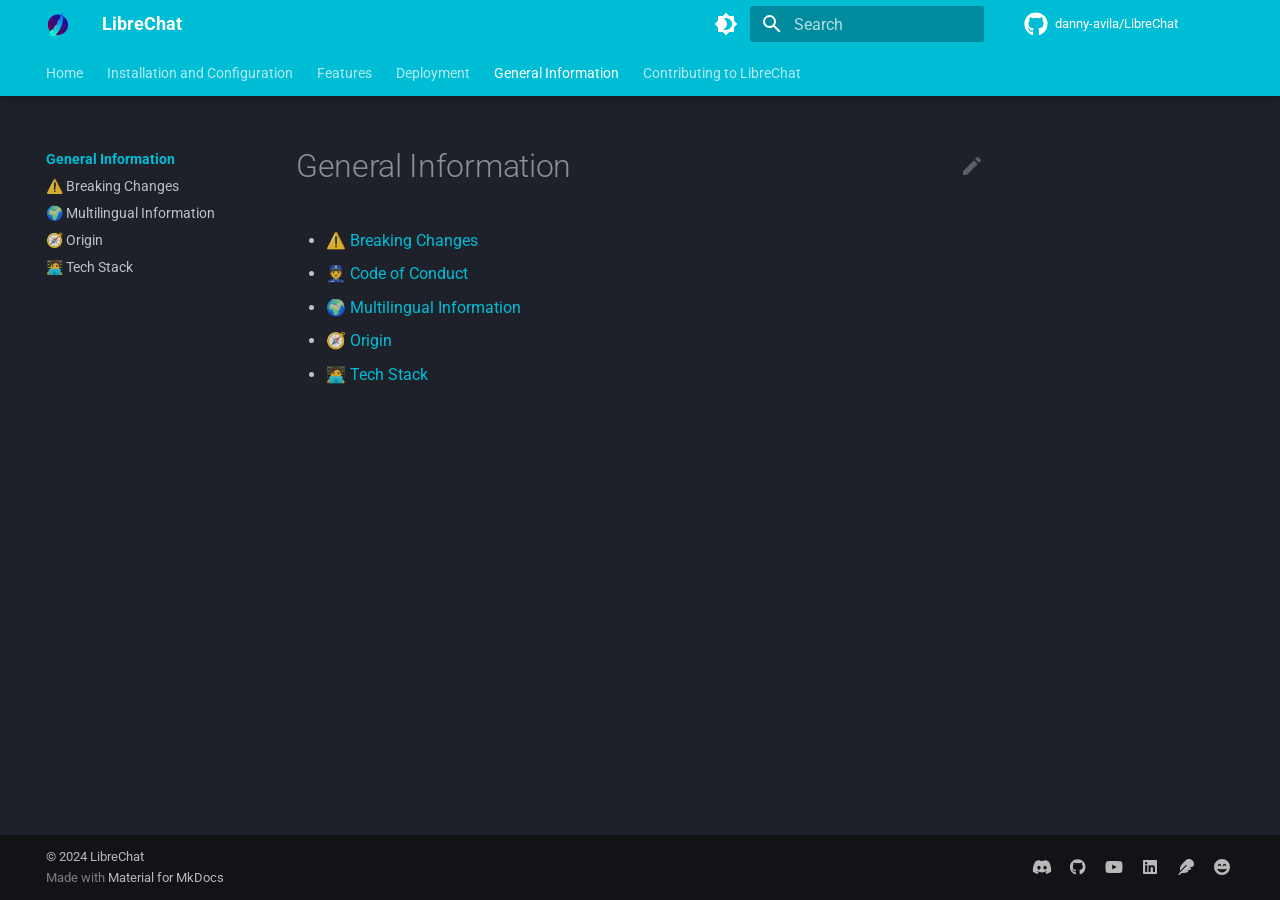
<file: general_info/index.html>
<!DOCTYPE html>
<html class="no-js" lang="en">
 <head>
  <meta charset="utf-8"/>
  <meta content="width=device-width,initial-scale=1" name="viewport"/>
  <meta content="📜 This section contains information about LibreChat, such as its history, purpose, and values. You will also find the details of the tech stack, the code of conduct, and the breaking changes that affect the project." name="description"/>
  <link href="../deployment/traefik.html" rel="prev"/>
  <link href="breaking_changes.html" rel="next"/>
  <link href="../assets/favicon_package/favicon-32x32.png" rel="icon"/>
  <meta content="mkdocs-1.5.3, mkdocs-material-9.5.17" name="generator"/>
  <title>
   General Information - LibreChat
  </title>
  <link href="../assets/stylesheets/main.bcfcd587.min.css" rel="stylesheet"/>
  <link href="../assets/stylesheets/palette.06af60db.min.css" rel="stylesheet"/>
  <link crossorigin="" href="https://fonts.gstatic.com" rel="preconnect"/>
  <link href="https://fonts.googleapis.com/css?family=Roboto:300,300i,400,400i,700,700i%7CRoboto+Mono:400,400i,700,700i&amp;display=fallback" rel="stylesheet"/>
  <style>
   :root{--md-text-font:"Roboto";--md-code-font:"Roboto Mono"}
  </style>
  <script>
   __md_scope=new URL("..",location),__md_hash=e=>[...e].reduce((e,_)=>(e<<5)-e+_.charCodeAt(0),0),__md_get=(e,_=localStorage,t=__md_scope)=>JSON.parse(_.getItem(t.pathname+"."+e)),__md_set=(e,_,t=localStorage,a=__md_scope)=>{try{t.setItem(a.pathname+"."+e,JSON.stringify(_))}catch(e){}}
  </script>
  <meta content="article" property="og:type"/>
  <meta content="General Information" property="og:title"/>
  <meta content="📜 This section contains information about LibreChat, such as its history, purpose, and values. You will also find the details of the tech stack, the code of conduct, and the breaking changes that affect the project." property="og:description"/>
  <meta content="LibreChat" property="og:site_name"/>
  <meta content="en_us" property="og:locale"/>
  <meta content="Nonegeneral_info/index.html" property="og:url"/>
  <meta content="summary" property="twitter:card"/>
  <meta content="General Information" property="twitter:title"/>
  <meta content="📜 This section contains information about LibreChat, such as its history, purpose, and values. You will also find the details of the tech stack, the code of conduct, and the breaking changes that affect the project." property="twitter:description"/>
 </head>
 <body data-md-color-accent="purple" data-md-color-primary="cyan" data-md-color-scheme="slate" dir="ltr">
  <input autocomplete="off" class="md-toggle" data-md-toggle="drawer" id="__drawer" type="checkbox"/>
  <input autocomplete="off" class="md-toggle" data-md-toggle="search" id="__search" type="checkbox"/>
  <label class="md-overlay" for="__drawer">
  </label>
  <div data-md-component="skip">
   <a class="md-skip" href="#general-information">
    Skip to content
   </a>
  </div>
  <div data-md-component="announce">
  </div>
  <header class="md-header md-header--shadow md-header--lifted" data-md-component="header">
   <nav aria-label="Header" class="md-header__inner md-grid">
    <a aria-label="LibreChat" class="md-header__button md-logo" data-md-component="logo" href="../index.html" title="LibreChat">
     <img alt="logo" src="../assets/LibreChat.svg"/>
    </a>
    <label class="md-header__button md-icon" for="__drawer">
     <svg viewbox="0 0 24 24" xmlns="http://www.w3.org/2000/svg">
      <path d="M3 6h18v2H3V6m0 5h18v2H3v-2m0 5h18v2H3v-2Z">
      </path>
     </svg>
    </label>
    <div class="md-header__title" data-md-component="header-title">
     <div class="md-header__ellipsis">
      <div class="md-header__topic">
       <span class="md-ellipsis">
        LibreChat
       </span>
      </div>
      <div class="md-header__topic" data-md-component="header-topic">
       <span class="md-ellipsis">
        General Information
       </span>
      </div>
     </div>
    </div>
    <form class="md-header__option" data-md-component="palette">
     <input aria-label="Switch to light mode" class="md-option" data-md-color-accent="purple" data-md-color-media="" data-md-color-primary="cyan" data-md-color-scheme="slate" id="__palette_0" name="__palette" type="radio"/>
     <label class="md-header__button md-icon" for="__palette_1" hidden="" title="Switch to light mode">
      <svg viewbox="0 0 24 24" xmlns="http://www.w3.org/2000/svg">
       <path d="M12 18c-.89 0-1.74-.2-2.5-.55C11.56 16.5 13 14.42 13 12c0-2.42-1.44-4.5-3.5-5.45C10.26 6.2 11.11 6 12 6a6 6 0 0 1 6 6 6 6 0 0 1-6 6m8-9.31V4h-4.69L12 .69 8.69 4H4v4.69L.69 12 4 15.31V20h4.69L12 23.31 15.31 20H20v-4.69L23.31 12 20 8.69Z">
       </path>
      </svg>
     </label>
     <input aria-label="Switch to dark mode" class="md-option" data-md-color-accent="purple" data-md-color-media="" data-md-color-primary="cyan" data-md-color-scheme="default" id="__palette_1" name="__palette" type="radio"/>
     <label class="md-header__button md-icon" for="__palette_0" hidden="" title="Switch to dark mode">
      <svg viewbox="0 0 24 24" xmlns="http://www.w3.org/2000/svg">
       <path d="M12 8a4 4 0 0 0-4 4 4 4 0 0 0 4 4 4 4 0 0 0 4-4 4 4 0 0 0-4-4m0 10a6 6 0 0 1-6-6 6 6 0 0 1 6-6 6 6 0 0 1 6 6 6 6 0 0 1-6 6m8-9.31V4h-4.69L12 .69 8.69 4H4v4.69L.69 12 4 15.31V20h4.69L12 23.31 15.31 20H20v-4.69L23.31 12 20 8.69Z">
       </path>
      </svg>
     </label>
    </form>
    <script>
     var media,input,key,value,palette=__md_get("__palette");if(palette&&palette.color){"(prefers-color-scheme)"===palette.color.media&&(media=matchMedia("(prefers-color-scheme: light)"),input=document.querySelector(media.matches?"[data-md-color-media='(prefers-color-scheme: light)']":"[data-md-color-media='(prefers-color-scheme: dark)']"),palette.color.media=input.getAttribute("data-md-color-media"),palette.color.scheme=input.getAttribute("data-md-color-scheme"),palette.color.primary=input.getAttribute("data-md-color-primary"),palette.color.accent=input.getAttribute("data-md-color-accent"));for([key,value]of Object.entries(palette.color))document.body.setAttribute("data-md-color-"+key,value)}
    </script>
    <label class="md-header__button md-icon" for="__search">
     <svg viewbox="0 0 24 24" xmlns="http://www.w3.org/2000/svg">
      <path d="M9.5 3A6.5 6.5 0 0 1 16 9.5c0 1.61-.59 3.09-1.56 4.23l.27.27h.79l5 5-1.5 1.5-5-5v-.79l-.27-.27A6.516 6.516 0 0 1 9.5 16 6.5 6.5 0 0 1 3 9.5 6.5 6.5 0 0 1 9.5 3m0 2C7 5 5 7 5 9.5S7 14 9.5 14 14 12 14 9.5 12 5 9.5 5Z">
      </path>
     </svg>
    </label>
    <div class="md-search" data-md-component="search" role="dialog">
     <label class="md-search__overlay" for="__search">
     </label>
     <div class="md-search__inner" role="search">
      <form class="md-search__form" name="search">
       <input aria-label="Search" autocapitalize="off" autocomplete="off" autocorrect="off" class="md-search__input" data-md-component="search-query" name="query" placeholder="Search" required="" spellcheck="false" type="text"/>
       <label class="md-search__icon md-icon" for="__search">
        <svg viewbox="0 0 24 24" xmlns="http://www.w3.org/2000/svg">
         <path d="M9.5 3A6.5 6.5 0 0 1 16 9.5c0 1.61-.59 3.09-1.56 4.23l.27.27h.79l5 5-1.5 1.5-5-5v-.79l-.27-.27A6.516 6.516 0 0 1 9.5 16 6.5 6.5 0 0 1 3 9.5 6.5 6.5 0 0 1 9.5 3m0 2C7 5 5 7 5 9.5S7 14 9.5 14 14 12 14 9.5 12 5 9.5 5Z">
         </path>
        </svg>
        <svg viewbox="0 0 24 24" xmlns="http://www.w3.org/2000/svg">
         <path d="M20 11v2H8l5.5 5.5-1.42 1.42L4.16 12l7.92-7.92L13.5 5.5 8 11h12Z">
         </path>
        </svg>
       </label>
       <nav aria-label="Search" class="md-search__options">
        <button aria-label="Clear" class="md-search__icon md-icon" tabindex="-1" title="Clear" type="reset">
         <svg viewbox="0 0 24 24" xmlns="http://www.w3.org/2000/svg">
          <path d="M19 6.41 17.59 5 12 10.59 6.41 5 5 6.41 10.59 12 5 17.59 6.41 19 12 13.41 17.59 19 19 17.59 13.41 12 19 6.41Z">
          </path>
         </svg>
        </button>
       </nav>
      </form>
      <div class="md-search__output">
       <div class="md-search__scrollwrap" data-md-scrollfix="">
        <div class="md-search-result" data-md-component="search-result">
         <div class="md-search-result__meta">
          Initializing search
         </div>
         <ol class="md-search-result__list" role="presentation">
         </ol>
        </div>
       </div>
      </div>
     </div>
    </div>
    <div class="md-header__source">
     <a class="md-source" data-md-component="source" href="https://github.com/danny-avila/LibreChat" title="Go to repository">
      <div class="md-source__icon md-icon">
       <svg viewbox="0 0 496 512" xmlns="http://www.w3.org/2000/svg">
        <!--! Font Awesome Free 6.5.1 by @fontawesome - https://fontawesome.com License - https://fontawesome.com/license/free (Icons: CC BY 4.0, Fonts: SIL OFL 1.1, Code: MIT License) Copyright 2023 Fonticons, Inc.-->
        <path d="M165.9 397.4c0 2-2.3 3.6-5.2 3.6-3.3.3-5.6-1.3-5.6-3.6 0-2 2.3-3.6 5.2-3.6 3-.3 5.6 1.3 5.6 3.6zm-31.1-4.5c-.7 2 1.3 4.3 4.3 4.9 2.6 1 5.6 0 6.2-2s-1.3-4.3-4.3-5.2c-2.6-.7-5.5.3-6.2 2.3zm44.2-1.7c-2.9.7-4.9 2.6-4.6 4.9.3 2 2.9 3.3 5.9 2.6 2.9-.7 4.9-2.6 4.6-4.6-.3-1.9-3-3.2-5.9-2.9zM244.8 8C106.1 8 0 113.3 0 252c0 110.9 69.8 205.8 169.5 239.2 12.8 2.3 17.3-5.6 17.3-12.1 0-6.2-.3-40.4-.3-61.4 0 0-70 15-84.7-29.8 0 0-11.4-29.1-27.8-36.6 0 0-22.9-15.7 1.6-15.4 0 0 24.9 2 38.6 25.8 21.9 38.6 58.6 27.5 72.9 20.9 2.3-16 8.8-27.1 16-33.7-55.9-6.2-112.3-14.3-112.3-110.5 0-27.5 7.6-41.3 23.6-58.9-2.6-6.5-11.1-33.3 2.6-67.9 20.9-6.5 69 27 69 27 20-5.6 41.5-8.5 62.8-8.5s42.8 2.9 62.8 8.5c0 0 48.1-33.6 69-27 13.7 34.7 5.2 61.4 2.6 67.9 16 17.7 25.8 31.5 25.8 58.9 0 96.5-58.9 104.2-114.8 110.5 9.2 7.9 17 22.9 17 46.4 0 33.7-.3 75.4-.3 83.6 0 6.5 4.6 14.4 17.3 12.1C428.2 457.8 496 362.9 496 252 496 113.3 383.5 8 244.8 8zM97.2 352.9c-1.3 1-1 3.3.7 5.2 1.6 1.6 3.9 2.3 5.2 1 1.3-1 1-3.3-.7-5.2-1.6-1.6-3.9-2.3-5.2-1zm-10.8-8.1c-.7 1.3.3 2.9 2.3 3.9 1.6 1 3.6.7 4.3-.7.7-1.3-.3-2.9-2.3-3.9-2-.6-3.6-.3-4.3.7zm32.4 35.6c-1.6 1.3-1 4.3 1.3 6.2 2.3 2.3 5.2 2.6 6.5 1 1.3-1.3.7-4.3-1.3-6.2-2.2-2.3-5.2-2.6-6.5-1zm-11.4-14.7c-1.6 1-1.6 3.6 0 5.9 1.6 2.3 4.3 3.3 5.6 2.3 1.6-1.3 1.6-3.9 0-6.2-1.4-2.3-4-3.3-5.6-2z">
        </path>
       </svg>
      </div>
      <div class="md-source__repository">
       danny-avila/LibreChat
      </div>
     </a>
    </div>
   </nav>
   <nav aria-label="Tabs" class="md-tabs" data-md-component="tabs">
    <div class="md-grid">
     <ul class="md-tabs__list">
      <li class="md-tabs__item">
       <a class="md-tabs__link" href="../index.html">
        Home
       </a>
      </li>
      <li class="md-tabs__item">
       <a class="md-tabs__link" href="../install/index.html">
        Installation and Configuration
       </a>
      </li>
      <li class="md-tabs__item">
       <a class="md-tabs__link" href="../features/index.html">
        Features
       </a>
      </li>
      <li class="md-tabs__item">
       <a class="md-tabs__link" href="../deployment/index.html">
        Deployment
       </a>
      </li>
      <li class="md-tabs__item md-tabs__item--active">
       <a class="md-tabs__link" href="index.html">
        General Information
       </a>
      </li>
      <li class="md-tabs__item">
       <a class="md-tabs__link" href="../contributions/index.html">
        Contributing to LibreChat
       </a>
      </li>
     </ul>
    </div>
   </nav>
  </header>
  <div class="md-container" data-md-component="container">
   <main class="md-main" data-md-component="main">
    <div class="md-main__inner md-grid">
     <div class="md-sidebar md-sidebar--primary" data-md-component="sidebar" data-md-type="navigation">
      <div class="md-sidebar__scrollwrap">
       <div class="md-sidebar__inner">
        <nav aria-label="Navigation" class="md-nav md-nav--primary md-nav--lifted" data-md-level="0">
         <label class="md-nav__title" for="__drawer">
          <a aria-label="LibreChat" class="md-nav__button md-logo" data-md-component="logo" href="../index.html" title="LibreChat">
           <img alt="logo" src="../assets/LibreChat.svg"/>
          </a>
          LibreChat
         </label>
         <div class="md-nav__source">
          <a class="md-source" data-md-component="source" href="https://github.com/danny-avila/LibreChat" title="Go to repository">
           <div class="md-source__icon md-icon">
            <svg viewbox="0 0 496 512" xmlns="http://www.w3.org/2000/svg">
             <!--! Font Awesome Free 6.5.1 by @fontawesome - https://fontawesome.com License - https://fontawesome.com/license/free (Icons: CC BY 4.0, Fonts: SIL OFL 1.1, Code: MIT License) Copyright 2023 Fonticons, Inc.-->
             <path d="M165.9 397.4c0 2-2.3 3.6-5.2 3.6-3.3.3-5.6-1.3-5.6-3.6 0-2 2.3-3.6 5.2-3.6 3-.3 5.6 1.3 5.6 3.6zm-31.1-4.5c-.7 2 1.3 4.3 4.3 4.9 2.6 1 5.6 0 6.2-2s-1.3-4.3-4.3-5.2c-2.6-.7-5.5.3-6.2 2.3zm44.2-1.7c-2.9.7-4.9 2.6-4.6 4.9.3 2 2.9 3.3 5.9 2.6 2.9-.7 4.9-2.6 4.6-4.6-.3-1.9-3-3.2-5.9-2.9zM244.8 8C106.1 8 0 113.3 0 252c0 110.9 69.8 205.8 169.5 239.2 12.8 2.3 17.3-5.6 17.3-12.1 0-6.2-.3-40.4-.3-61.4 0 0-70 15-84.7-29.8 0 0-11.4-29.1-27.8-36.6 0 0-22.9-15.7 1.6-15.4 0 0 24.9 2 38.6 25.8 21.9 38.6 58.6 27.5 72.9 20.9 2.3-16 8.8-27.1 16-33.7-55.9-6.2-112.3-14.3-112.3-110.5 0-27.5 7.6-41.3 23.6-58.9-2.6-6.5-11.1-33.3 2.6-67.9 20.9-6.5 69 27 69 27 20-5.6 41.5-8.5 62.8-8.5s42.8 2.9 62.8 8.5c0 0 48.1-33.6 69-27 13.7 34.7 5.2 61.4 2.6 67.9 16 17.7 25.8 31.5 25.8 58.9 0 96.5-58.9 104.2-114.8 110.5 9.2 7.9 17 22.9 17 46.4 0 33.7-.3 75.4-.3 83.6 0 6.5 4.6 14.4 17.3 12.1C428.2 457.8 496 362.9 496 252 496 113.3 383.5 8 244.8 8zM97.2 352.9c-1.3 1-1 3.3.7 5.2 1.6 1.6 3.9 2.3 5.2 1 1.3-1 1-3.3-.7-5.2-1.6-1.6-3.9-2.3-5.2-1zm-10.8-8.1c-.7 1.3.3 2.9 2.3 3.9 1.6 1 3.6.7 4.3-.7.7-1.3-.3-2.9-2.3-3.9-2-.6-3.6-.3-4.3.7zm32.4 35.6c-1.6 1.3-1 4.3 1.3 6.2 2.3 2.3 5.2 2.6 6.5 1 1.3-1.3.7-4.3-1.3-6.2-2.2-2.3-5.2-2.6-6.5-1zm-11.4-14.7c-1.6 1-1.6 3.6 0 5.9 1.6 2.3 4.3 3.3 5.6 2.3 1.6-1.3 1.6-3.9 0-6.2-1.4-2.3-4-3.3-5.6-2z">
             </path>
            </svg>
           </div>
           <div class="md-source__repository">
            danny-avila/LibreChat
           </div>
          </a>
         </div>
         <ul class="md-nav__list" data-md-scrollfix="">
          <li class="md-nav__item">
           <a class="md-nav__link" href="../index.html">
            <span class="md-ellipsis">
             Home
            </span>
           </a>
          </li>
          <li class="md-nav__item md-nav__item--nested">
           <input class="md-nav__toggle md-toggle md-toggle--indeterminate" id="__nav_2" type="checkbox"/>
           <div class="md-nav__link md-nav__container">
            <a class="md-nav__link" href="../install/index.html">
             <span class="md-ellipsis">
              Installation and Configuration
             </span>
            </a>
            <label class="md-nav__link" for="__nav_2" id="__nav_2_label" tabindex="0">
             <span class="md-nav__icon md-icon">
             </span>
            </label>
           </div>
           <nav aria-expanded="false" aria-labelledby="__nav_2_label" class="md-nav" data-md-level="1">
            <label class="md-nav__title" for="__nav_2">
             <span class="md-nav__icon md-icon">
             </span>
             Installation and Configuration
            </label>
            <ul class="md-nav__list" data-md-scrollfix="">
             <li class="md-nav__item md-nav__item--nested">
              <input class="md-nav__toggle md-toggle md-toggle--indeterminate" id="__nav_2_2" type="checkbox"/>
              <div class="md-nav__link md-nav__container">
               <a class="md-nav__link" href="../install/installation/index.html">
                <span class="md-ellipsis">
                 Installation
                </span>
               </a>
               <label class="md-nav__link" for="__nav_2_2" id="__nav_2_2_label" tabindex="0">
                <span class="md-nav__icon md-icon">
                </span>
               </label>
              </div>
              <nav aria-expanded="false" aria-labelledby="__nav_2_2_label" class="md-nav" data-md-level="2">
               <label class="md-nav__title" for="__nav_2_2">
                <span class="md-nav__icon md-icon">
                </span>
                Installation
               </label>
               <ul class="md-nav__list" data-md-scrollfix="">
                <li class="md-nav__item">
                 <a class="md-nav__link" href="../install/installation/docker_compose_install.html">
                  <span class="md-ellipsis">
                   🐳 Docker Compose ✨(Recommended)
                  </span>
                 </a>
                </li>
                <li class="md-nav__item">
                 <a class="md-nav__link" href="../install/installation/container_install.html">
                  <span class="md-ellipsis">
                   🦦 Container (Podman)
                  </span>
                 </a>
                </li>
                <li class="md-nav__item">
                 <a class="md-nav__link" href="../install/installation/linux_install.html">
                  <span class="md-ellipsis">
                   🐧 Linux
                  </span>
                 </a>
                </li>
                <li class="md-nav__item">
                 <a class="md-nav__link" href="../install/installation/mac_install.html">
                  <span class="md-ellipsis">
                   🍎 Mac
                  </span>
                 </a>
                </li>
                <li class="md-nav__item">
                 <a class="md-nav__link" href="../install/installation/windows_install.html">
                  <span class="md-ellipsis">
                   🪟 Windows
                  </span>
                 </a>
                </li>
               </ul>
              </nav>
             </li>
             <li class="md-nav__item md-nav__item--nested">
              <input class="md-nav__toggle md-toggle md-toggle--indeterminate" id="__nav_2_3" type="checkbox"/>
              <div class="md-nav__link md-nav__container">
               <a class="md-nav__link" href="../install/configuration/index.html">
                <span class="md-ellipsis">
                 Configuration
                </span>
               </a>
               <label class="md-nav__link" for="__nav_2_3" id="__nav_2_3_label" tabindex="0">
                <span class="md-nav__icon md-icon">
                </span>
               </label>
              </div>
              <nav aria-expanded="false" aria-labelledby="__nav_2_3_label" class="md-nav" data-md-level="2">
               <label class="md-nav__title" for="__nav_2_3">
                <span class="md-nav__icon md-icon">
                </span>
                Configuration
               </label>
               <ul class="md-nav__list" data-md-scrollfix="">
                <li class="md-nav__item">
                 <a class="md-nav__link" href="../install/configuration/dotenv.html">
                  <span class="md-ellipsis">
                   ⚙️ Environment Variables
                  </span>
                 </a>
                </li>
                <li class="md-nav__item">
                 <a class="md-nav__link" href="../install/configuration/custom_config.html">
                  <span class="md-ellipsis">
                   🖥️ Custom Config
                  </span>
                 </a>
                </li>
                <li class="md-nav__item">
                 <a class="md-nav__link" href="../install/configuration/azure_openai.html">
                  <span class="md-ellipsis">
                   🅰️ Azure OpenAI
                  </span>
                 </a>
                </li>
                <li class="md-nav__item">
                 <a class="md-nav__link" href="../install/configuration/ai_endpoints.html">
                  <span class="md-ellipsis">
                   ✅ Compatible AI Endpoints
                  </span>
                 </a>
                </li>
                <li class="md-nav__item">
                 <a class="md-nav__link" href="../install/configuration/docker_override.html">
                  <span class="md-ellipsis">
                   🐋 Docker Compose Override
                  </span>
                 </a>
                </li>
                <li class="md-nav__item">
                 <a class="md-nav__link" href="../install/configuration/ai_setup.html">
                  <span class="md-ellipsis">
                   🤖 AI Setup
                  </span>
                 </a>
                </li>
                <li class="md-nav__item">
                 <a class="md-nav__link" href="../install/configuration/litellm.html">
                  <span class="md-ellipsis">
                   🚅 LiteLLM
                  </span>
                 </a>
                </li>
                <li class="md-nav__item">
                 <a class="md-nav__link" href="../install/configuration/free_ai_apis.html">
                  <span class="md-ellipsis">
                   💸 Free AI APIs
                  </span>
                 </a>
                </li>
                <li class="md-nav__item">
                 <a class="md-nav__link" href="../install/configuration/ollama.html">
                  <span class="md-ellipsis">
                   🦙 Ollama
                  </span>
                 </a>
                </li>
                <li class="md-nav__item">
                 <a class="md-nav__link" href="../install/configuration/user_auth_system.html">
                  <span class="md-ellipsis">
                   🛂 Authentication System
                  </span>
                 </a>
                </li>
                <li class="md-nav__item">
                 <a class="md-nav__link" href="../install/configuration/mongodb.html">
                  <span class="md-ellipsis">
                   🍃 Online MongoDB
                  </span>
                 </a>
                </li>
                <li class="md-nav__item">
                 <a class="md-nav__link" href="../install/configuration/default_language.html">
                  <span class="md-ellipsis">
                   🌍 Default Language
                  </span>
                 </a>
                </li>
                <li class="md-nav__item">
                 <a class="md-nav__link" href="../install/configuration/misc.html">
                  <span class="md-ellipsis">
                   🌀 Miscellaneous
                  </span>
                 </a>
                </li>
               </ul>
              </nav>
             </li>
            </ul>
           </nav>
          </li>
          <li class="md-nav__item md-nav__item--nested">
           <input class="md-nav__toggle md-toggle md-toggle--indeterminate" id="__nav_3" type="checkbox"/>
           <div class="md-nav__link md-nav__container">
            <a class="md-nav__link" href="../features/index.html">
             <span class="md-ellipsis">
              Features
             </span>
            </a>
            <label class="md-nav__link" for="__nav_3" id="__nav_3_label" tabindex="0">
             <span class="md-nav__icon md-icon">
             </span>
            </label>
           </div>
           <nav aria-expanded="false" aria-labelledby="__nav_3_label" class="md-nav" data-md-level="1">
            <label class="md-nav__title" for="__nav_3">
             <span class="md-nav__icon md-icon">
             </span>
             Features
            </label>
            <ul class="md-nav__list" data-md-scrollfix="">
             <li class="md-nav__item md-nav__item--nested">
              <input class="md-nav__toggle md-toggle md-toggle--indeterminate" id="__nav_3_2" type="checkbox"/>
              <div class="md-nav__link md-nav__container">
               <a class="md-nav__link" href="../features/plugins/index.html">
                <span class="md-ellipsis">
                 Plugins
                </span>
               </a>
               <label class="md-nav__link" for="__nav_3_2" id="__nav_3_2_label" tabindex="0">
                <span class="md-nav__icon md-icon">
                </span>
               </label>
              </div>
              <nav aria-expanded="false" aria-labelledby="__nav_3_2_label" class="md-nav" data-md-level="2">
               <label class="md-nav__title" for="__nav_3_2">
                <span class="md-nav__icon md-icon">
                </span>
                Plugins
               </label>
               <ul class="md-nav__list" data-md-scrollfix="">
                <li class="md-nav__item">
                 <a class="md-nav__link" href="../features/plugins/introduction.html">
                  <span class="md-ellipsis">
                   🔌 Introduction
                  </span>
                 </a>
                </li>
                <li class="md-nav__item">
                 <a class="md-nav__link" href="../features/plugins/make_your_own.html">
                  <span class="md-ellipsis">
                   🛠️ Make Your Own
                  </span>
                 </a>
                </li>
                <li class="md-nav__item">
                 <a class="md-nav__link" href="../features/plugins/chatgpt_plugins_openapi.html">
                  <span class="md-ellipsis">
                   🧑‍💼 Official ChatGPT Plugins
                  </span>
                 </a>
                </li>
                <li class="md-nav__item">
                 <a class="md-nav__link" href="../features/plugins/google_search.html">
                  <span class="md-ellipsis">
                   🔎 Google Search
                  </span>
                 </a>
                </li>
                <li class="md-nav__item">
                 <a class="md-nav__link" href="../features/plugins/stable_diffusion.html">
                  <span class="md-ellipsis">
                   🖌️ Stable Diffusion
                  </span>
                 </a>
                </li>
                <li class="md-nav__item">
                 <a class="md-nav__link" href="../features/plugins/wolfram.html">
                  <span class="md-ellipsis">
                   🧠 Wolfram|Alpha
                  </span>
                 </a>
                </li>
                <li class="md-nav__item">
                 <a class="md-nav__link" href="../features/plugins/azure_ai_search.html">
                  <span class="md-ellipsis">
                   ⚡ Azure AI Search
                  </span>
                 </a>
                </li>
               </ul>
              </nav>
             </li>
             <li class="md-nav__item">
              <a class="md-nav__link" href="../features/presets.html">
               <span class="md-ellipsis">
                🔖 Presets
               </span>
              </a>
             </li>
             <li class="md-nav__item">
              <a class="md-nav__link" href="../features/mod_system.html">
               <span class="md-ellipsis">
                🔨 Automated Moderation
               </span>
              </a>
             </li>
             <li class="md-nav__item">
              <a class="md-nav__link" href="../features/token_usage.html">
               <span class="md-ellipsis">
                🪙 Token Usage
               </span>
              </a>
             </li>
             <li class="md-nav__item">
              <a class="md-nav__link" href="../features/firebase.html">
               <span class="md-ellipsis">
                🔥 Firebase CDN Setup
               </span>
              </a>
             </li>
             <li class="md-nav__item">
              <a class="md-nav__link" href="../features/manage_your_database.html">
               <span class="md-ellipsis">
                🍃 Manage Your Database
               </span>
              </a>
             </li>
             <li class="md-nav__item">
              <a class="md-nav__link" href="../features/logging_system.html">
               <span class="md-ellipsis">
                🪵 Logging System
               </span>
              </a>
             </li>
             <li class="md-nav__item">
              <a class="md-nav__link" href="../features/bing_jailbreak.html">
               <span class="md-ellipsis">
                😈 Bing Jailbreak
               </span>
              </a>
             </li>
             <li class="md-nav__item">
              <a class="md-nav__link" href="../features/third_party.html">
               <span class="md-ellipsis">
                ✨ Third-Party Tools and Contributions
               </span>
              </a>
             </li>
            </ul>
           </nav>
          </li>
          <li class="md-nav__item md-nav__item--nested">
           <input class="md-nav__toggle md-toggle md-toggle--indeterminate" id="__nav_4" type="checkbox"/>
           <div class="md-nav__link md-nav__container">
            <a class="md-nav__link" href="../deployment/index.html">
             <span class="md-ellipsis">
              Deployment
             </span>
            </a>
            <label class="md-nav__link" for="__nav_4" id="__nav_4_label" tabindex="0">
             <span class="md-nav__icon md-icon">
             </span>
            </label>
           </div>
           <nav aria-expanded="false" aria-labelledby="__nav_4_label" class="md-nav" data-md-level="1">
            <label class="md-nav__title" for="__nav_4">
             <span class="md-nav__icon md-icon">
             </span>
             Deployment
            </label>
            <ul class="md-nav__list" data-md-scrollfix="">
             <li class="md-nav__item">
              <a class="md-nav__link" href="../deployment/introduction.html">
               <span class="md-ellipsis">
                🌐 Deployment Introduction
               </span>
              </a>
             </li>
             <li class="md-nav__item">
              <a class="md-nav__link" href="../deployment/digitalocean.html">
               <span class="md-ellipsis">
                🌊 DigitalOcean ✨(Recommended)
               </span>
              </a>
             </li>
             <li class="md-nav__item">
              <a class="md-nav__link" href="../deployment/docker_ubuntu_deploy.html">
               <span class="md-ellipsis">
                🐳 Ubuntu Docker Deployment
               </span>
              </a>
             </li>
             <li class="md-nav__item">
              <a class="md-nav__link" href="../deployment/huggingface.html">
               <span class="md-ellipsis">
                🤗 HuggingFace
               </span>
              </a>
             </li>
             <li class="md-nav__item">
              <a class="md-nav__link" href="../deployment/railway.html">
               <span class="md-ellipsis">
                🛤️ Railway (one-click)
               </span>
              </a>
             </li>
             <li class="md-nav__item">
              <a class="md-nav__link" href="../deployment/linode.html">
               <span class="md-ellipsis">
                🐧 Linode
               </span>
              </a>
             </li>
             <li class="md-nav__item">
              <a class="md-nav__link" href="../deployment/azure-terraform.html">
               <span class="md-ellipsis">
                ⚡ Azure
               </span>
              </a>
             </li>
             <li class="md-nav__item">
              <a class="md-nav__link" href="../deployment/render.html">
               <span class="md-ellipsis">
                ⏹️ Render
               </span>
              </a>
             </li>
             <li class="md-nav__item">
              <a class="md-nav__link" href="../deployment/meilisearch_in_render.html">
               <span class="md-ellipsis">
                🔎 Meilisearch in Render
               </span>
              </a>
             </li>
             <li class="md-nav__item">
              <a class="md-nav__link" href="../deployment/hetzner_ubuntu.html">
               <span class="md-ellipsis">
                🏗️ Hetzner
               </span>
              </a>
             </li>
             <li class="md-nav__item">
              <a class="md-nav__link" href="../deployment/heroku.html">
               <span class="md-ellipsis">
                🌈 Heroku
               </span>
              </a>
             </li>
             <li class="md-nav__item">
              <a class="md-nav__link" href="../deployment/zeabur.html">
               <span class="md-ellipsis">
                🦓 Zeabur
               </span>
              </a>
             </li>
             <li class="md-nav__item">
              <a class="md-nav__link" href="../deployment/cloudflare.html">
               <span class="md-ellipsis">
                ☁️ Cloudflare
               </span>
              </a>
             </li>
             <li class="md-nav__item">
              <a class="md-nav__link" href="../deployment/nginx.html">
               <span class="md-ellipsis">
                ↪️ Nginx
               </span>
              </a>
             </li>
             <li class="md-nav__item">
              <a class="md-nav__link" href="../deployment/ngrok.html">
               <span class="md-ellipsis">
                🪨 Ngrok
               </span>
              </a>
             </li>
             <li class="md-nav__item">
              <a class="md-nav__link" href="../deployment/traefik.html">
               <span class="md-ellipsis">
                🚦 Traefik
               </span>
              </a>
             </li>
            </ul>
           </nav>
          </li>
          <li class="md-nav__item md-nav__item--active md-nav__item--section md-nav__item--nested">
           <input checked="" class="md-nav__toggle md-toggle" id="__nav_5" type="checkbox"/>
           <div class="md-nav__link md-nav__container">
            <a class="md-nav__link md-nav__link--active" href="index.html">
             <span class="md-ellipsis">
              General Information
             </span>
            </a>
            <label class="md-nav__link md-nav__link--active" for="__nav_5" id="__nav_5_label" tabindex="">
             <span class="md-nav__icon md-icon">
             </span>
            </label>
           </div>
           <nav aria-expanded="true" aria-labelledby="__nav_5_label" class="md-nav" data-md-level="1">
            <label class="md-nav__title" for="__nav_5">
             <span class="md-nav__icon md-icon">
             </span>
             General Information
            </label>
            <ul class="md-nav__list" data-md-scrollfix="">
             <li class="md-nav__item">
              <a class="md-nav__link" href="breaking_changes.html">
               <span class="md-ellipsis">
                ⚠️ Breaking Changes
               </span>
              </a>
             </li>
             <li class="md-nav__item">
              <a class="md-nav__link" href="multilingual_information.html">
               <span class="md-ellipsis">
                🌍 Multilingual Information
               </span>
              </a>
             </li>
             <li class="md-nav__item">
              <a class="md-nav__link" href="project_origin.html">
               <span class="md-ellipsis">
                🧭 Origin
               </span>
              </a>
             </li>
             <li class="md-nav__item">
              <a class="md-nav__link" href="tech_stack.html">
               <span class="md-ellipsis">
                🧑‍💻 Tech Stack
               </span>
              </a>
             </li>
            </ul>
           </nav>
          </li>
          <li class="md-nav__item md-nav__item--nested">
           <input class="md-nav__toggle md-toggle md-toggle--indeterminate" id="__nav_6" type="checkbox"/>
           <div class="md-nav__link md-nav__container">
            <a class="md-nav__link" href="../contributions/index.html">
             <span class="md-ellipsis">
              Contributing to LibreChat
             </span>
            </a>
            <label class="md-nav__link" for="__nav_6" id="__nav_6_label" tabindex="0">
             <span class="md-nav__icon md-icon">
             </span>
            </label>
           </div>
           <nav aria-expanded="false" aria-labelledby="__nav_6_label" class="md-nav" data-md-level="1">
            <label class="md-nav__title" for="__nav_6">
             <span class="md-nav__icon md-icon">
             </span>
             Contributing to LibreChat
            </label>
            <ul class="md-nav__list" data-md-scrollfix="">
             <li class="md-nav__item">
              <a class="md-nav__link" href="../contributions/how_to_contribute.html">
               <span class="md-ellipsis">
                🙌 Getting Started for Contributors
               </span>
              </a>
             </li>
             <li class="md-nav__item">
              <a class="md-nav__link" href="../contributions/documentation_guidelines.html">
               <span class="md-ellipsis">
                📝 Documentation Guidelines
               </span>
              </a>
             </li>
             <li class="md-nav__item">
              <a class="md-nav__link" href="../contributions/translation_contribution.html">
               <span class="md-ellipsis">
                🌍 Contribute a Translation
               </span>
              </a>
             </li>
             <li class="md-nav__item">
              <a class="md-nav__link" href="../contributions/coding_conventions.html">
               <span class="md-ellipsis">
                🧑‍💻 Code Standards and Conventions
               </span>
              </a>
             </li>
             <li class="md-nav__item">
              <a class="md-nav__link" href="../contributions/testing.html">
               <span class="md-ellipsis">
                🧪 Testing During Development
               </span>
              </a>
             </li>
            </ul>
           </nav>
          </li>
         </ul>
        </nav>
       </div>
      </div>
     </div>
     <div class="md-sidebar md-sidebar--secondary" data-md-component="sidebar" data-md-type="toc">
      <div class="md-sidebar__scrollwrap">
       <div class="md-sidebar__inner">
        <nav aria-label="Table of contents" class="md-nav md-nav--secondary">
        </nav>
       </div>
      </div>
     </div>
     <div class="md-content" data-md-component="content">
      <article class="md-content__inner md-typeset">
       <a class="md-content__button md-icon" href="https://github.com/danny-avila/LibreChat/blob/main/docs/general_info/index.md" title="Edit this page">
        <svg viewbox="0 0 24 24" xmlns="http://www.w3.org/2000/svg">
         <path d="M20.71 7.04c.39-.39.39-1.04 0-1.41l-2.34-2.34c-.37-.39-1.02-.39-1.41 0l-1.84 1.83 3.75 3.75M3 17.25V21h3.75L17.81 9.93l-3.75-3.75L3 17.25Z">
         </path>
        </svg>
       </a>
       <h1 id="general-information">
        General Information
       </h1>
       <ul>
        <li>
         ⚠️
         <a href="breaking_changes.html">
          Breaking Changes
         </a>
        </li>
        <li>
         👮
         <a href="https://github.com/danny-avila/LibreChat/blob/main/.github/CODE_OF_CONDUCT.md">
          Code of Conduct
         </a>
        </li>
        <li>
         🌍
         <a href="multilingual_information.html">
          Multilingual Information
         </a>
        </li>
        <li>
         🧭
         <a href="project_origin.html">
          Origin
         </a>
        </li>
        <li>
         🧑‍💻
         <a href="tech_stack.html">
          Tech Stack
         </a>
        </li>
       </ul>
      </article>
     </div>
     <script>
      var target=document.getElementById(location.hash.slice(1));target&&target.name&&(target.checked=target.name.startsWith("__tabbed_"))
     </script>
    </div>
    <button class="md-top md-icon" data-md-component="top" hidden="" type="button">
     <svg viewbox="0 0 24 24" xmlns="http://www.w3.org/2000/svg">
      <path d="M13 20h-2V8l-5.5 5.5-1.42-1.42L12 4.16l7.92 7.92-1.42 1.42L13 8v12Z">
      </path>
     </svg>
     Back to top
    </button>
   </main>
   <footer class="md-footer">
    <div class="md-footer-meta md-typeset">
     <div class="md-footer-meta__inner md-grid">
      <div class="md-copyright">
       <div class="md-copyright__highlight">
        © 2024
        <a href="https://librechat.ai/" rel="noopener" target="_blank">
         LibreChat
        </a>
       </div>
       Made with
       <a href="https://squidfunk.github.io/mkdocs-material/" rel="noopener" target="_blank">
        Material for MkDocs
       </a>
      </div>
      <div class="md-social">
       <a class="md-social__link" href="https://discord.librechat.ai" rel="noopener" target="_blank" title="Discord">
        <svg viewbox="0 0 640 512" xmlns="http://www.w3.org/2000/svg">
         <!--! Font Awesome Free 6.5.1 by @fontawesome - https://fontawesome.com License - https://fontawesome.com/license/free (Icons: CC BY 4.0, Fonts: SIL OFL 1.1, Code: MIT License) Copyright 2023 Fonticons, Inc.-->
         <path d="M524.531 69.836a1.5 1.5 0 0 0-.764-.7A485.065 485.065 0 0 0 404.081 32.03a1.816 1.816 0 0 0-1.923.91 337.461 337.461 0 0 0-14.9 30.6 447.848 447.848 0 0 0-134.426 0 309.541 309.541 0 0 0-15.135-30.6 1.89 1.89 0 0 0-1.924-.91 483.689 483.689 0 0 0-119.688 37.107 1.712 1.712 0 0 0-.788.676C39.068 183.651 18.186 294.69 28.43 404.354a2.016 2.016 0 0 0 .765 1.375 487.666 487.666 0 0 0 146.825 74.189 1.9 1.9 0 0 0 2.063-.676A348.2 348.2 0 0 0 208.12 430.4a1.86 1.86 0 0 0-1.019-2.588 321.173 321.173 0 0 1-45.868-21.853 1.885 1.885 0 0 1-.185-3.126 251.047 251.047 0 0 0 9.109-7.137 1.819 1.819 0 0 1 1.9-.256c96.229 43.917 200.41 43.917 295.5 0a1.812 1.812 0 0 1 1.924.233 234.533 234.533 0 0 0 9.132 7.16 1.884 1.884 0 0 1-.162 3.126 301.407 301.407 0 0 1-45.89 21.83 1.875 1.875 0 0 0-1 2.611 391.055 391.055 0 0 0 30.014 48.815 1.864 1.864 0 0 0 2.063.7A486.048 486.048 0 0 0 610.7 405.729a1.882 1.882 0 0 0 .765-1.352c12.264-126.783-20.532-236.912-86.934-334.541ZM222.491 337.58c-28.972 0-52.844-26.587-52.844-59.239s23.409-59.241 52.844-59.241c29.665 0 53.306 26.82 52.843 59.239 0 32.654-23.41 59.241-52.843 59.241Zm195.38 0c-28.971 0-52.843-26.587-52.843-59.239s23.409-59.241 52.843-59.241c29.667 0 53.307 26.82 52.844 59.239 0 32.654-23.177 59.241-52.844 59.241Z">
         </path>
        </svg>
       </a>
       <a class="md-social__link" href="https://librechat.ai" rel="noopener" target="_blank" title="GitHub">
        <svg viewbox="0 0 496 512" xmlns="http://www.w3.org/2000/svg">
         <!--! Font Awesome Free 6.5.1 by @fontawesome - https://fontawesome.com License - https://fontawesome.com/license/free (Icons: CC BY 4.0, Fonts: SIL OFL 1.1, Code: MIT License) Copyright 2023 Fonticons, Inc.-->
         <path d="M165.9 397.4c0 2-2.3 3.6-5.2 3.6-3.3.3-5.6-1.3-5.6-3.6 0-2 2.3-3.6 5.2-3.6 3-.3 5.6 1.3 5.6 3.6zm-31.1-4.5c-.7 2 1.3 4.3 4.3 4.9 2.6 1 5.6 0 6.2-2s-1.3-4.3-4.3-5.2c-2.6-.7-5.5.3-6.2 2.3zm44.2-1.7c-2.9.7-4.9 2.6-4.6 4.9.3 2 2.9 3.3 5.9 2.6 2.9-.7 4.9-2.6 4.6-4.6-.3-1.9-3-3.2-5.9-2.9zM244.8 8C106.1 8 0 113.3 0 252c0 110.9 69.8 205.8 169.5 239.2 12.8 2.3 17.3-5.6 17.3-12.1 0-6.2-.3-40.4-.3-61.4 0 0-70 15-84.7-29.8 0 0-11.4-29.1-27.8-36.6 0 0-22.9-15.7 1.6-15.4 0 0 24.9 2 38.6 25.8 21.9 38.6 58.6 27.5 72.9 20.9 2.3-16 8.8-27.1 16-33.7-55.9-6.2-112.3-14.3-112.3-110.5 0-27.5 7.6-41.3 23.6-58.9-2.6-6.5-11.1-33.3 2.6-67.9 20.9-6.5 69 27 69 27 20-5.6 41.5-8.5 62.8-8.5s42.8 2.9 62.8 8.5c0 0 48.1-33.6 69-27 13.7 34.7 5.2 61.4 2.6 67.9 16 17.7 25.8 31.5 25.8 58.9 0 96.5-58.9 104.2-114.8 110.5 9.2 7.9 17 22.9 17 46.4 0 33.7-.3 75.4-.3 83.6 0 6.5 4.6 14.4 17.3 12.1C428.2 457.8 496 362.9 496 252 496 113.3 383.5 8 244.8 8zM97.2 352.9c-1.3 1-1 3.3.7 5.2 1.6 1.6 3.9 2.3 5.2 1 1.3-1 1-3.3-.7-5.2-1.6-1.6-3.9-2.3-5.2-1zm-10.8-8.1c-.7 1.3.3 2.9 2.3 3.9 1.6 1 3.6.7 4.3-.7.7-1.3-.3-2.9-2.3-3.9-2-.6-3.6-.3-4.3.7zm32.4 35.6c-1.6 1.3-1 4.3 1.3 6.2 2.3 2.3 5.2 2.6 6.5 1 1.3-1.3.7-4.3-1.3-6.2-2.2-2.3-5.2-2.6-6.5-1zm-11.4-14.7c-1.6 1-1.6 3.6 0 5.9 1.6 2.3 4.3 3.3 5.6 2.3 1.6-1.3 1.6-3.9 0-6.2-1.4-2.3-4-3.3-5.6-2z">
         </path>
        </svg>
       </a>
       <a class="md-social__link" href="https://yt.librechat.ai" rel="noopener" target="_blank" title="YouTube">
        <svg viewbox="0 0 576 512" xmlns="http://www.w3.org/2000/svg">
         <!--! Font Awesome Free 6.5.1 by @fontawesome - https://fontawesome.com License - https://fontawesome.com/license/free (Icons: CC BY 4.0, Fonts: SIL OFL 1.1, Code: MIT License) Copyright 2023 Fonticons, Inc.-->
         <path d="M549.655 124.083c-6.281-23.65-24.787-42.276-48.284-48.597C458.781 64 288 64 288 64S117.22 64 74.629 75.486c-23.497 6.322-42.003 24.947-48.284 48.597-11.412 42.867-11.412 132.305-11.412 132.305s0 89.438 11.412 132.305c6.281 23.65 24.787 41.5 48.284 47.821C117.22 448 288 448 288 448s170.78 0 213.371-11.486c23.497-6.321 42.003-24.171 48.284-47.821 11.412-42.867 11.412-132.305 11.412-132.305s0-89.438-11.412-132.305zm-317.51 213.508V175.185l142.739 81.205-142.739 81.201z">
         </path>
        </svg>
       </a>
       <a class="md-social__link" href="https://linkedin.librechat.ai" rel="noopener" target="_blank" title="LinkedIn">
        <svg viewbox="0 0 448 512" xmlns="http://www.w3.org/2000/svg">
         <!--! Font Awesome Free 6.5.1 by @fontawesome - https://fontawesome.com License - https://fontawesome.com/license/free (Icons: CC BY 4.0, Fonts: SIL OFL 1.1, Code: MIT License) Copyright 2023 Fonticons, Inc.-->
         <path d="M416 32H31.9C14.3 32 0 46.5 0 64.3v383.4C0 465.5 14.3 480 31.9 480H416c17.6 0 32-14.5 32-32.3V64.3c0-17.8-14.4-32.3-32-32.3zM135.4 416H69V202.2h66.5V416zm-33.2-243c-21.3 0-38.5-17.3-38.5-38.5S80.9 96 102.2 96c21.2 0 38.5 17.3 38.5 38.5 0 21.3-17.2 38.5-38.5 38.5zm282.1 243h-66.4V312c0-24.8-.5-56.7-34.5-56.7-34.6 0-39.9 27-39.9 54.9V416h-66.4V202.2h63.7v29.2h.9c8.9-16.8 30.6-34.5 62.9-34.5 67.2 0 79.7 44.3 79.7 101.9V416z">
         </path>
        </svg>
       </a>
       <a class="md-social__link" href="https://demo.librechat.cfd" rel="noopener" target="_blank" title="Demo">
        <svg viewbox="0 0 512 512" xmlns="http://www.w3.org/2000/svg">
         <!--! Font Awesome Free 6.5.1 by @fontawesome - https://fontawesome.com License - https://fontawesome.com/license/free (Icons: CC BY 4.0, Fonts: SIL OFL 1.1, Code: MIT License) Copyright 2023 Fonticons, Inc.-->
         <path d="M278.5 215.6 23 471c-9.4 9.4-9.4 24.6 0 33.9s24.6 9.4 33.9 0l57-57h68c49.7 0 97.9-14.4 139-41 11.1-7.2 5.5-23-7.8-23-5.1 0-9.2-4.1-9.2-9.2 0-4.1 2.7-7.6 6.5-8.8l81-24.3c2.5-.8 4.8-2.1 6.7-4l22.4-22.4c10.1-10.1 2.9-27.3-11.3-27.3H377c-5.1 0-9.2-4.1-9.2-9.2 0-4.1 2.7-7.6 6.5-8.8l112-33.6c4-1.2 7.4-3.9 9.3-7.7 10.8-21 16.4-44.5 16.4-68.6 0-41-16.3-80.3-45.3-109.3l-5.5-5.5C432.3 16.3 393 0 352 0s-80.3 16.3-109.3 45.3L139 149c-48 48-75 113.1-75 181v55.3l189.6-189.5c6.2-6.2 16.4-6.2 22.6 0 5.4 5.4 6.1 13.6 2.2 19.8z">
         </path>
        </svg>
       </a>
       <a class="md-social__link" href="https://hf.librechat.ai" rel="noopener" target="_blank" title="Hugging Face">
        <svg viewbox="0 0 512 512" xmlns="http://www.w3.org/2000/svg">
         <!--! Font Awesome Free 6.5.1 by @fontawesome - https://fontawesome.com License - https://fontawesome.com/license/free (Icons: CC BY 4.0, Fonts: SIL OFL 1.1, Code: MIT License) Copyright 2023 Fonticons, Inc.-->
         <path d="M256 512a256 256 0 1 0 0-512 256 256 0 1 0 0 512zm132.1-199.2c12.3-3.8 24.3 6.9 19.3 18.7-25 59.1-83.2 100.5-151.1 100.5s-126.2-41.4-151.1-100.5c-5-11.8 7-22.5 19.3-18.7 39.7 12.2 84.5 19 131.8 19s92.1-6.8 131.8-19zm-170.5-84-.2-.2c-.2-.2-.4-.5-.7-.9-.6-.8-1.6-2-2.8-3.4-2.5-2.8-6-6.6-10.2-10.3-8.8-7.8-18.8-14-27.7-14s-18.9 6.2-27.7 14c-4.2 3.7-7.7 7.5-10.2 10.3-1.2 1.4-2.2 2.6-2.8 3.4-.3.4-.6.7-.7.9l-.2.2c-2.1 2.8-5.7 3.9-8.9 2.8s-5.5-4.1-5.5-7.6c0-17.9 6.7-35.6 16.6-48.8 9.8-13 23.9-23.2 39.4-23.2s29.6 10.2 39.4 23.2c9.9 13.2 16.6 30.9 16.6 48.8 0 3.4-2.2 6.5-5.5 7.6s-6.9 0-8.9-2.8zm160 0-.2-.2c-.2-.2-.4-.5-.7-.9-.6-.8-1.6-2-2.8-3.4-2.5-2.8-6-6.6-10.2-10.3-8.8-7.8-18.8-14-27.7-14s-18.9 6.2-27.7 14c-4.2 3.7-7.7 7.5-10.2 10.3-1.2 1.4-2.2 2.6-2.8 3.4-.3.4-.6.7-.7.9l-.2.2c-2.1 2.8-5.7 3.9-8.9 2.8s-5.5-4.1-5.5-7.6c0-17.9 6.7-35.6 16.6-48.8 9.8-13 23.9-23.2 39.4-23.2s29.6 10.2 39.4 23.2c9.9 13.2 16.6 30.9 16.6 48.8 0 3.4-2.2 6.5-5.5 7.6s-6.9 0-8.9-2.8z">
         </path>
        </svg>
       </a>
      </div>
     </div>
    </div>
   </footer>
  </div>
  <div class="md-dialog" data-md-component="dialog">
   <div class="md-dialog__inner md-typeset">
   </div>
  </div>
  <div class="md-progress" data-md-component="progress" role="progressbar">
  </div>
  <script id="__config" type="application/json">
   {"base": "..", "features": ["header.autohide", "navigation.tabs", "navigation.tabs.sticky", "content.action.edit", "content.code.copy", "navigation.instant", "navigation.instant.progress", "navigation.tracking", "navigation.expand", "navigation.indexes", "navigation.top"], "search": "../assets/javascripts/workers/search.b8dbb3d2.min.js", "translations": {"clipboard.copied": "Copied to clipboard", "clipboard.copy": "Copy to clipboard", "search.result.more.one": "1 more on this page", "search.result.more.other": "# more on this page", "search.result.none": "No matching documents", "search.result.one": "1 matching document", "search.result.other": "# matching documents", "search.result.placeholder": "Type to start searching", "search.result.term.missing": "Missing", "select.version": "Select version"}}
  </script>
  <script src="../assets/javascripts/bundle.1e8ae164.min.js">
  </script>
 </body>
</html>
</file>
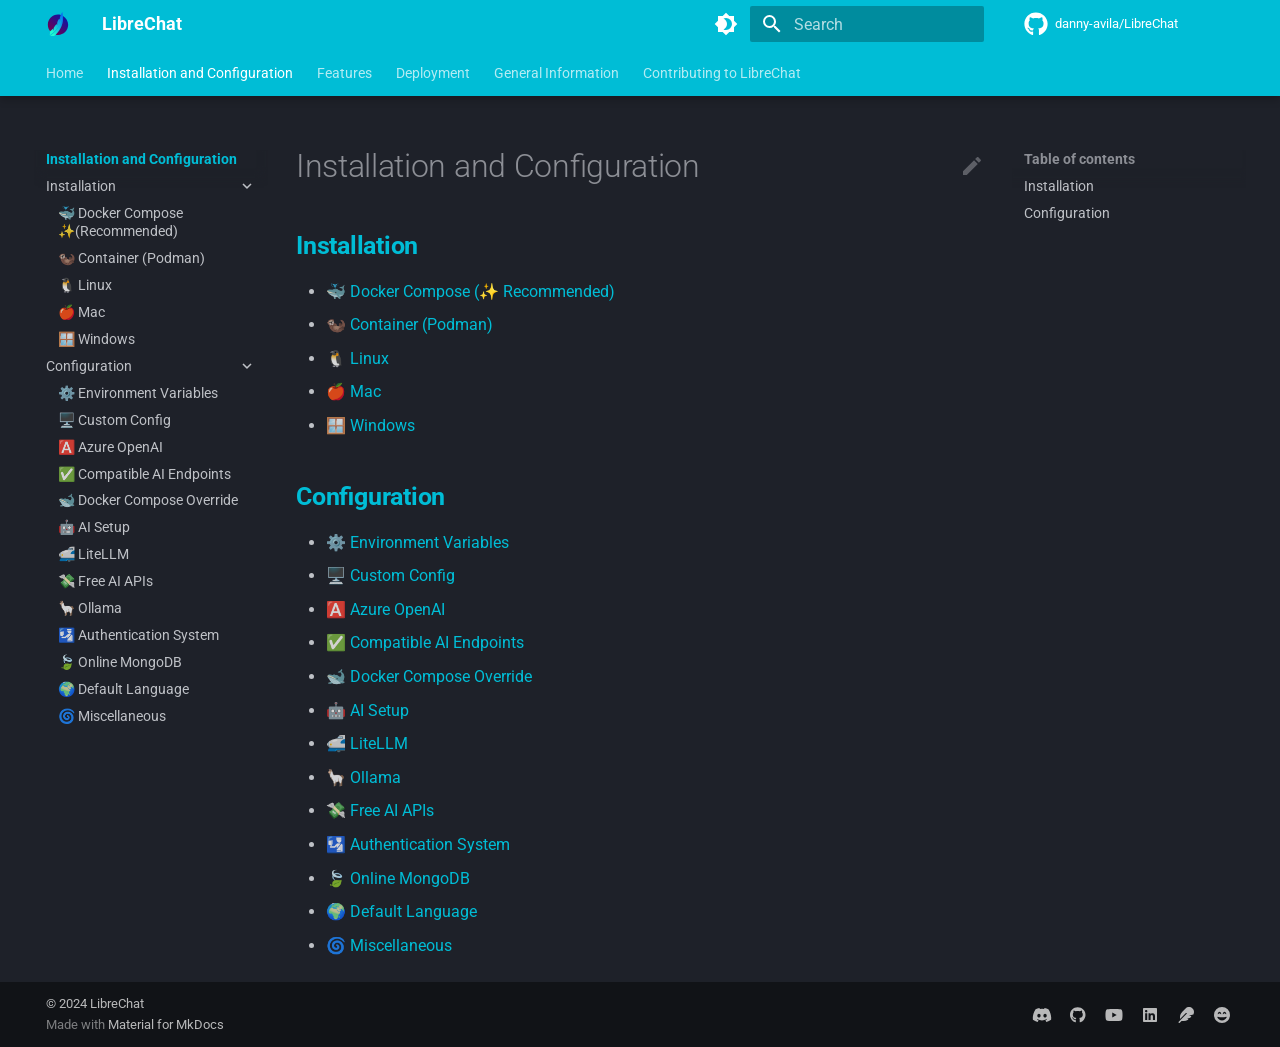
<file: install/index.html>
<!DOCTYPE html>
<html class="no-js" lang="en">
 <head>
  <meta charset="utf-8"/>
  <meta content="width=device-width,initial-scale=1" name="viewport"/>
  <meta content="💻 In-depth guides about installation and configuration" name="description"/>
  <link href="../index.html" rel="prev"/>
  <link href="installation/index.html" rel="next"/>
  <link href="../assets/favicon_package/favicon-32x32.png" rel="icon"/>
  <meta content="mkdocs-1.5.3, mkdocs-material-9.5.17" name="generator"/>
  <title>
   Installation and Configuration - LibreChat
  </title>
  <link href="../assets/stylesheets/main.bcfcd587.min.css" rel="stylesheet"/>
  <link href="../assets/stylesheets/palette.06af60db.min.css" rel="stylesheet"/>
  <link crossorigin="" href="https://fonts.gstatic.com" rel="preconnect"/>
  <link href="https://fonts.googleapis.com/css?family=Roboto:300,300i,400,400i,700,700i%7CRoboto+Mono:400,400i,700,700i&amp;display=fallback" rel="stylesheet"/>
  <style>
   :root{--md-text-font:"Roboto";--md-code-font:"Roboto Mono"}
  </style>
  <script>
   __md_scope=new URL("..",location),__md_hash=e=>[...e].reduce((e,_)=>(e<<5)-e+_.charCodeAt(0),0),__md_get=(e,_=localStorage,t=__md_scope)=>JSON.parse(_.getItem(t.pathname+"."+e)),__md_set=(e,_,t=localStorage,a=__md_scope)=>{try{t.setItem(a.pathname+"."+e,JSON.stringify(_))}catch(e){}}
  </script>
  <meta content="article" property="og:type"/>
  <meta content="Installation and Configuration" property="og:title"/>
  <meta content="💻 In-depth guides about installation and configuration" property="og:description"/>
  <meta content="LibreChat" property="og:site_name"/>
  <meta content="en_us" property="og:locale"/>
  <meta content="Noneinstall/index.html" property="og:url"/>
  <meta content="summary" property="twitter:card"/>
  <meta content="Installation and Configuration" property="twitter:title"/>
  <meta content="💻 In-depth guides about installation and configuration" property="twitter:description"/>
 </head>
 <body data-md-color-accent="purple" data-md-color-primary="cyan" data-md-color-scheme="slate" dir="ltr">
  <input autocomplete="off" class="md-toggle" data-md-toggle="drawer" id="__drawer" type="checkbox"/>
  <input autocomplete="off" class="md-toggle" data-md-toggle="search" id="__search" type="checkbox"/>
  <label class="md-overlay" for="__drawer">
  </label>
  <div data-md-component="skip">
   <a class="md-skip" href="#installation-and-configuration">
    Skip to content
   </a>
  </div>
  <div data-md-component="announce">
  </div>
  <header class="md-header md-header--shadow md-header--lifted" data-md-component="header">
   <nav aria-label="Header" class="md-header__inner md-grid">
    <a aria-label="LibreChat" class="md-header__button md-logo" data-md-component="logo" href="../index.html" title="LibreChat">
     <img alt="logo" src="../assets/LibreChat.svg"/>
    </a>
    <label class="md-header__button md-icon" for="__drawer">
     <svg viewbox="0 0 24 24" xmlns="http://www.w3.org/2000/svg">
      <path d="M3 6h18v2H3V6m0 5h18v2H3v-2m0 5h18v2H3v-2Z">
      </path>
     </svg>
    </label>
    <div class="md-header__title" data-md-component="header-title">
     <div class="md-header__ellipsis">
      <div class="md-header__topic">
       <span class="md-ellipsis">
        LibreChat
       </span>
      </div>
      <div class="md-header__topic" data-md-component="header-topic">
       <span class="md-ellipsis">
        Installation and Configuration
       </span>
      </div>
     </div>
    </div>
    <form class="md-header__option" data-md-component="palette">
     <input aria-label="Switch to light mode" class="md-option" data-md-color-accent="purple" data-md-color-media="" data-md-color-primary="cyan" data-md-color-scheme="slate" id="__palette_0" name="__palette" type="radio"/>
     <label class="md-header__button md-icon" for="__palette_1" hidden="" title="Switch to light mode">
      <svg viewbox="0 0 24 24" xmlns="http://www.w3.org/2000/svg">
       <path d="M12 18c-.89 0-1.74-.2-2.5-.55C11.56 16.5 13 14.42 13 12c0-2.42-1.44-4.5-3.5-5.45C10.26 6.2 11.11 6 12 6a6 6 0 0 1 6 6 6 6 0 0 1-6 6m8-9.31V4h-4.69L12 .69 8.69 4H4v4.69L.69 12 4 15.31V20h4.69L12 23.31 15.31 20H20v-4.69L23.31 12 20 8.69Z">
       </path>
      </svg>
     </label>
     <input aria-label="Switch to dark mode" class="md-option" data-md-color-accent="purple" data-md-color-media="" data-md-color-primary="cyan" data-md-color-scheme="default" id="__palette_1" name="__palette" type="radio"/>
     <label class="md-header__button md-icon" for="__palette_0" hidden="" title="Switch to dark mode">
      <svg viewbox="0 0 24 24" xmlns="http://www.w3.org/2000/svg">
       <path d="M12 8a4 4 0 0 0-4 4 4 4 0 0 0 4 4 4 4 0 0 0 4-4 4 4 0 0 0-4-4m0 10a6 6 0 0 1-6-6 6 6 0 0 1 6-6 6 6 0 0 1 6 6 6 6 0 0 1-6 6m8-9.31V4h-4.69L12 .69 8.69 4H4v4.69L.69 12 4 15.31V20h4.69L12 23.31 15.31 20H20v-4.69L23.31 12 20 8.69Z">
       </path>
      </svg>
     </label>
    </form>
    <script>
     var media,input,key,value,palette=__md_get("__palette");if(palette&&palette.color){"(prefers-color-scheme)"===palette.color.media&&(media=matchMedia("(prefers-color-scheme: light)"),input=document.querySelector(media.matches?"[data-md-color-media='(prefers-color-scheme: light)']":"[data-md-color-media='(prefers-color-scheme: dark)']"),palette.color.media=input.getAttribute("data-md-color-media"),palette.color.scheme=input.getAttribute("data-md-color-scheme"),palette.color.primary=input.getAttribute("data-md-color-primary"),palette.color.accent=input.getAttribute("data-md-color-accent"));for([key,value]of Object.entries(palette.color))document.body.setAttribute("data-md-color-"+key,value)}
    </script>
    <label class="md-header__button md-icon" for="__search">
     <svg viewbox="0 0 24 24" xmlns="http://www.w3.org/2000/svg">
      <path d="M9.5 3A6.5 6.5 0 0 1 16 9.5c0 1.61-.59 3.09-1.56 4.23l.27.27h.79l5 5-1.5 1.5-5-5v-.79l-.27-.27A6.516 6.516 0 0 1 9.5 16 6.5 6.5 0 0 1 3 9.5 6.5 6.5 0 0 1 9.5 3m0 2C7 5 5 7 5 9.5S7 14 9.5 14 14 12 14 9.5 12 5 9.5 5Z">
      </path>
     </svg>
    </label>
    <div class="md-search" data-md-component="search" role="dialog">
     <label class="md-search__overlay" for="__search">
     </label>
     <div class="md-search__inner" role="search">
      <form class="md-search__form" name="search">
       <input aria-label="Search" autocapitalize="off" autocomplete="off" autocorrect="off" class="md-search__input" data-md-component="search-query" name="query" placeholder="Search" required="" spellcheck="false" type="text"/>
       <label class="md-search__icon md-icon" for="__search">
        <svg viewbox="0 0 24 24" xmlns="http://www.w3.org/2000/svg">
         <path d="M9.5 3A6.5 6.5 0 0 1 16 9.5c0 1.61-.59 3.09-1.56 4.23l.27.27h.79l5 5-1.5 1.5-5-5v-.79l-.27-.27A6.516 6.516 0 0 1 9.5 16 6.5 6.5 0 0 1 3 9.5 6.5 6.5 0 0 1 9.5 3m0 2C7 5 5 7 5 9.5S7 14 9.5 14 14 12 14 9.5 12 5 9.5 5Z">
         </path>
        </svg>
        <svg viewbox="0 0 24 24" xmlns="http://www.w3.org/2000/svg">
         <path d="M20 11v2H8l5.5 5.5-1.42 1.42L4.16 12l7.92-7.92L13.5 5.5 8 11h12Z">
         </path>
        </svg>
       </label>
       <nav aria-label="Search" class="md-search__options">
        <button aria-label="Clear" class="md-search__icon md-icon" tabindex="-1" title="Clear" type="reset">
         <svg viewbox="0 0 24 24" xmlns="http://www.w3.org/2000/svg">
          <path d="M19 6.41 17.59 5 12 10.59 6.41 5 5 6.41 10.59 12 5 17.59 6.41 19 12 13.41 17.59 19 19 17.59 13.41 12 19 6.41Z">
          </path>
         </svg>
        </button>
       </nav>
      </form>
      <div class="md-search__output">
       <div class="md-search__scrollwrap" data-md-scrollfix="">
        <div class="md-search-result" data-md-component="search-result">
         <div class="md-search-result__meta">
          Initializing search
         </div>
         <ol class="md-search-result__list" role="presentation">
         </ol>
        </div>
       </div>
      </div>
     </div>
    </div>
    <div class="md-header__source">
     <a class="md-source" data-md-component="source" href="https://github.com/danny-avila/LibreChat" title="Go to repository">
      <div class="md-source__icon md-icon">
       <svg viewbox="0 0 496 512" xmlns="http://www.w3.org/2000/svg">
        <!--! Font Awesome Free 6.5.1 by @fontawesome - https://fontawesome.com License - https://fontawesome.com/license/free (Icons: CC BY 4.0, Fonts: SIL OFL 1.1, Code: MIT License) Copyright 2023 Fonticons, Inc.-->
        <path d="M165.9 397.4c0 2-2.3 3.6-5.2 3.6-3.3.3-5.6-1.3-5.6-3.6 0-2 2.3-3.6 5.2-3.6 3-.3 5.6 1.3 5.6 3.6zm-31.1-4.5c-.7 2 1.3 4.3 4.3 4.9 2.6 1 5.6 0 6.2-2s-1.3-4.3-4.3-5.2c-2.6-.7-5.5.3-6.2 2.3zm44.2-1.7c-2.9.7-4.9 2.6-4.6 4.9.3 2 2.9 3.3 5.9 2.6 2.9-.7 4.9-2.6 4.6-4.6-.3-1.9-3-3.2-5.9-2.9zM244.8 8C106.1 8 0 113.3 0 252c0 110.9 69.8 205.8 169.5 239.2 12.8 2.3 17.3-5.6 17.3-12.1 0-6.2-.3-40.4-.3-61.4 0 0-70 15-84.7-29.8 0 0-11.4-29.1-27.8-36.6 0 0-22.9-15.7 1.6-15.4 0 0 24.9 2 38.6 25.8 21.9 38.6 58.6 27.5 72.9 20.9 2.3-16 8.8-27.1 16-33.7-55.9-6.2-112.3-14.3-112.3-110.5 0-27.5 7.6-41.3 23.6-58.9-2.6-6.5-11.1-33.3 2.6-67.9 20.9-6.5 69 27 69 27 20-5.6 41.5-8.5 62.8-8.5s42.8 2.9 62.8 8.5c0 0 48.1-33.6 69-27 13.7 34.7 5.2 61.4 2.6 67.9 16 17.7 25.8 31.5 25.8 58.9 0 96.5-58.9 104.2-114.8 110.5 9.2 7.9 17 22.9 17 46.4 0 33.7-.3 75.4-.3 83.6 0 6.5 4.6 14.4 17.3 12.1C428.2 457.8 496 362.9 496 252 496 113.3 383.5 8 244.8 8zM97.2 352.9c-1.3 1-1 3.3.7 5.2 1.6 1.6 3.9 2.3 5.2 1 1.3-1 1-3.3-.7-5.2-1.6-1.6-3.9-2.3-5.2-1zm-10.8-8.1c-.7 1.3.3 2.9 2.3 3.9 1.6 1 3.6.7 4.3-.7.7-1.3-.3-2.9-2.3-3.9-2-.6-3.6-.3-4.3.7zm32.4 35.6c-1.6 1.3-1 4.3 1.3 6.2 2.3 2.3 5.2 2.6 6.5 1 1.3-1.3.7-4.3-1.3-6.2-2.2-2.3-5.2-2.6-6.5-1zm-11.4-14.7c-1.6 1-1.6 3.6 0 5.9 1.6 2.3 4.3 3.3 5.6 2.3 1.6-1.3 1.6-3.9 0-6.2-1.4-2.3-4-3.3-5.6-2z">
        </path>
       </svg>
      </div>
      <div class="md-source__repository">
       danny-avila/LibreChat
      </div>
     </a>
    </div>
   </nav>
   <nav aria-label="Tabs" class="md-tabs" data-md-component="tabs">
    <div class="md-grid">
     <ul class="md-tabs__list">
      <li class="md-tabs__item">
       <a class="md-tabs__link" href="../index.html">
        Home
       </a>
      </li>
      <li class="md-tabs__item md-tabs__item--active">
       <a class="md-tabs__link" href="index.html">
        Installation and Configuration
       </a>
      </li>
      <li class="md-tabs__item">
       <a class="md-tabs__link" href="../features/index.html">
        Features
       </a>
      </li>
      <li class="md-tabs__item">
       <a class="md-tabs__link" href="../deployment/index.html">
        Deployment
       </a>
      </li>
      <li class="md-tabs__item">
       <a class="md-tabs__link" href="../general_info/index.html">
        General Information
       </a>
      </li>
      <li class="md-tabs__item">
       <a class="md-tabs__link" href="../contributions/index.html">
        Contributing to LibreChat
       </a>
      </li>
     </ul>
    </div>
   </nav>
  </header>
  <div class="md-container" data-md-component="container">
   <main class="md-main" data-md-component="main">
    <div class="md-main__inner md-grid">
     <div class="md-sidebar md-sidebar--primary" data-md-component="sidebar" data-md-type="navigation">
      <div class="md-sidebar__scrollwrap">
       <div class="md-sidebar__inner">
        <nav aria-label="Navigation" class="md-nav md-nav--primary md-nav--lifted" data-md-level="0">
         <label class="md-nav__title" for="__drawer">
          <a aria-label="LibreChat" class="md-nav__button md-logo" data-md-component="logo" href="../index.html" title="LibreChat">
           <img alt="logo" src="../assets/LibreChat.svg"/>
          </a>
          LibreChat
         </label>
         <div class="md-nav__source">
          <a class="md-source" data-md-component="source" href="https://github.com/danny-avila/LibreChat" title="Go to repository">
           <div class="md-source__icon md-icon">
            <svg viewbox="0 0 496 512" xmlns="http://www.w3.org/2000/svg">
             <!--! Font Awesome Free 6.5.1 by @fontawesome - https://fontawesome.com License - https://fontawesome.com/license/free (Icons: CC BY 4.0, Fonts: SIL OFL 1.1, Code: MIT License) Copyright 2023 Fonticons, Inc.-->
             <path d="M165.9 397.4c0 2-2.3 3.6-5.2 3.6-3.3.3-5.6-1.3-5.6-3.6 0-2 2.3-3.6 5.2-3.6 3-.3 5.6 1.3 5.6 3.6zm-31.1-4.5c-.7 2 1.3 4.3 4.3 4.9 2.6 1 5.6 0 6.2-2s-1.3-4.3-4.3-5.2c-2.6-.7-5.5.3-6.2 2.3zm44.2-1.7c-2.9.7-4.9 2.6-4.6 4.9.3 2 2.9 3.3 5.9 2.6 2.9-.7 4.9-2.6 4.6-4.6-.3-1.9-3-3.2-5.9-2.9zM244.8 8C106.1 8 0 113.3 0 252c0 110.9 69.8 205.8 169.5 239.2 12.8 2.3 17.3-5.6 17.3-12.1 0-6.2-.3-40.4-.3-61.4 0 0-70 15-84.7-29.8 0 0-11.4-29.1-27.8-36.6 0 0-22.9-15.7 1.6-15.4 0 0 24.9 2 38.6 25.8 21.9 38.6 58.6 27.5 72.9 20.9 2.3-16 8.8-27.1 16-33.7-55.9-6.2-112.3-14.3-112.3-110.5 0-27.5 7.6-41.3 23.6-58.9-2.6-6.5-11.1-33.3 2.6-67.9 20.9-6.5 69 27 69 27 20-5.6 41.5-8.5 62.8-8.5s42.8 2.9 62.8 8.5c0 0 48.1-33.6 69-27 13.7 34.7 5.2 61.4 2.6 67.9 16 17.7 25.8 31.5 25.8 58.9 0 96.5-58.9 104.2-114.8 110.5 9.2 7.9 17 22.9 17 46.4 0 33.7-.3 75.4-.3 83.6 0 6.5 4.6 14.4 17.3 12.1C428.2 457.8 496 362.9 496 252 496 113.3 383.5 8 244.8 8zM97.2 352.9c-1.3 1-1 3.3.7 5.2 1.6 1.6 3.9 2.3 5.2 1 1.3-1 1-3.3-.7-5.2-1.6-1.6-3.9-2.3-5.2-1zm-10.8-8.1c-.7 1.3.3 2.9 2.3 3.9 1.6 1 3.6.7 4.3-.7.7-1.3-.3-2.9-2.3-3.9-2-.6-3.6-.3-4.3.7zm32.4 35.6c-1.6 1.3-1 4.3 1.3 6.2 2.3 2.3 5.2 2.6 6.5 1 1.3-1.3.7-4.3-1.3-6.2-2.2-2.3-5.2-2.6-6.5-1zm-11.4-14.7c-1.6 1-1.6 3.6 0 5.9 1.6 2.3 4.3 3.3 5.6 2.3 1.6-1.3 1.6-3.9 0-6.2-1.4-2.3-4-3.3-5.6-2z">
             </path>
            </svg>
           </div>
           <div class="md-source__repository">
            danny-avila/LibreChat
           </div>
          </a>
         </div>
         <ul class="md-nav__list" data-md-scrollfix="">
          <li class="md-nav__item">
           <a class="md-nav__link" href="../index.html">
            <span class="md-ellipsis">
             Home
            </span>
           </a>
          </li>
          <li class="md-nav__item md-nav__item--active md-nav__item--section md-nav__item--nested">
           <input checked="" class="md-nav__toggle md-toggle" id="__nav_2" type="checkbox"/>
           <div class="md-nav__link md-nav__container">
            <a class="md-nav__link md-nav__link--active" href="index.html">
             <span class="md-ellipsis">
              Installation and Configuration
             </span>
            </a>
            <label class="md-nav__link md-nav__link--active" for="__nav_2" id="__nav_2_label" tabindex="">
             <span class="md-nav__icon md-icon">
             </span>
            </label>
           </div>
           <nav aria-expanded="true" aria-labelledby="__nav_2_label" class="md-nav" data-md-level="1">
            <label class="md-nav__title" for="__nav_2">
             <span class="md-nav__icon md-icon">
             </span>
             Installation and Configuration
            </label>
            <ul class="md-nav__list" data-md-scrollfix="">
             <li class="md-nav__item md-nav__item--nested">
              <input class="md-nav__toggle md-toggle md-toggle--indeterminate" id="__nav_2_2" type="checkbox"/>
              <div class="md-nav__link md-nav__container">
               <a class="md-nav__link" href="installation/index.html">
                <span class="md-ellipsis">
                 Installation
                </span>
               </a>
               <label class="md-nav__link" for="__nav_2_2" id="__nav_2_2_label" tabindex="0">
                <span class="md-nav__icon md-icon">
                </span>
               </label>
              </div>
              <nav aria-expanded="false" aria-labelledby="__nav_2_2_label" class="md-nav" data-md-level="2">
               <label class="md-nav__title" for="__nav_2_2">
                <span class="md-nav__icon md-icon">
                </span>
                Installation
               </label>
               <ul class="md-nav__list" data-md-scrollfix="">
                <li class="md-nav__item">
                 <a class="md-nav__link" href="installation/docker_compose_install.html">
                  <span class="md-ellipsis">
                   🐳 Docker Compose ✨(Recommended)
                  </span>
                 </a>
                </li>
                <li class="md-nav__item">
                 <a class="md-nav__link" href="installation/container_install.html">
                  <span class="md-ellipsis">
                   🦦 Container (Podman)
                  </span>
                 </a>
                </li>
                <li class="md-nav__item">
                 <a class="md-nav__link" href="installation/linux_install.html">
                  <span class="md-ellipsis">
                   🐧 Linux
                  </span>
                 </a>
                </li>
                <li class="md-nav__item">
                 <a class="md-nav__link" href="installation/mac_install.html">
                  <span class="md-ellipsis">
                   🍎 Mac
                  </span>
                 </a>
                </li>
                <li class="md-nav__item">
                 <a class="md-nav__link" href="installation/windows_install.html">
                  <span class="md-ellipsis">
                   🪟 Windows
                  </span>
                 </a>
                </li>
               </ul>
              </nav>
             </li>
             <li class="md-nav__item md-nav__item--nested">
              <input class="md-nav__toggle md-toggle md-toggle--indeterminate" id="__nav_2_3" type="checkbox"/>
              <div class="md-nav__link md-nav__container">
               <a class="md-nav__link" href="configuration/index.html">
                <span class="md-ellipsis">
                 Configuration
                </span>
               </a>
               <label class="md-nav__link" for="__nav_2_3" id="__nav_2_3_label" tabindex="0">
                <span class="md-nav__icon md-icon">
                </span>
               </label>
              </div>
              <nav aria-expanded="false" aria-labelledby="__nav_2_3_label" class="md-nav" data-md-level="2">
               <label class="md-nav__title" for="__nav_2_3">
                <span class="md-nav__icon md-icon">
                </span>
                Configuration
               </label>
               <ul class="md-nav__list" data-md-scrollfix="">
                <li class="md-nav__item">
                 <a class="md-nav__link" href="configuration/dotenv.html">
                  <span class="md-ellipsis">
                   ⚙️ Environment Variables
                  </span>
                 </a>
                </li>
                <li class="md-nav__item">
                 <a class="md-nav__link" href="configuration/custom_config.html">
                  <span class="md-ellipsis">
                   🖥️ Custom Config
                  </span>
                 </a>
                </li>
                <li class="md-nav__item">
                 <a class="md-nav__link" href="configuration/azure_openai.html">
                  <span class="md-ellipsis">
                   🅰️ Azure OpenAI
                  </span>
                 </a>
                </li>
                <li class="md-nav__item">
                 <a class="md-nav__link" href="configuration/ai_endpoints.html">
                  <span class="md-ellipsis">
                   ✅ Compatible AI Endpoints
                  </span>
                 </a>
                </li>
                <li class="md-nav__item">
                 <a class="md-nav__link" href="configuration/docker_override.html">
                  <span class="md-ellipsis">
                   🐋 Docker Compose Override
                  </span>
                 </a>
                </li>
                <li class="md-nav__item">
                 <a class="md-nav__link" href="configuration/ai_setup.html">
                  <span class="md-ellipsis">
                   🤖 AI Setup
                  </span>
                 </a>
                </li>
                <li class="md-nav__item">
                 <a class="md-nav__link" href="configuration/litellm.html">
                  <span class="md-ellipsis">
                   🚅 LiteLLM
                  </span>
                 </a>
                </li>
                <li class="md-nav__item">
                 <a class="md-nav__link" href="configuration/free_ai_apis.html">
                  <span class="md-ellipsis">
                   💸 Free AI APIs
                  </span>
                 </a>
                </li>
                <li class="md-nav__item">
                 <a class="md-nav__link" href="configuration/ollama.html">
                  <span class="md-ellipsis">
                   🦙 Ollama
                  </span>
                 </a>
                </li>
                <li class="md-nav__item">
                 <a class="md-nav__link" href="configuration/user_auth_system.html">
                  <span class="md-ellipsis">
                   🛂 Authentication System
                  </span>
                 </a>
                </li>
                <li class="md-nav__item">
                 <a class="md-nav__link" href="configuration/mongodb.html">
                  <span class="md-ellipsis">
                   🍃 Online MongoDB
                  </span>
                 </a>
                </li>
                <li class="md-nav__item">
                 <a class="md-nav__link" href="configuration/default_language.html">
                  <span class="md-ellipsis">
                   🌍 Default Language
                  </span>
                 </a>
                </li>
                <li class="md-nav__item">
                 <a class="md-nav__link" href="configuration/misc.html">
                  <span class="md-ellipsis">
                   🌀 Miscellaneous
                  </span>
                 </a>
                </li>
               </ul>
              </nav>
             </li>
            </ul>
           </nav>
          </li>
          <li class="md-nav__item md-nav__item--nested">
           <input class="md-nav__toggle md-toggle md-toggle--indeterminate" id="__nav_3" type="checkbox"/>
           <div class="md-nav__link md-nav__container">
            <a class="md-nav__link" href="../features/index.html">
             <span class="md-ellipsis">
              Features
             </span>
            </a>
            <label class="md-nav__link" for="__nav_3" id="__nav_3_label" tabindex="0">
             <span class="md-nav__icon md-icon">
             </span>
            </label>
           </div>
           <nav aria-expanded="false" aria-labelledby="__nav_3_label" class="md-nav" data-md-level="1">
            <label class="md-nav__title" for="__nav_3">
             <span class="md-nav__icon md-icon">
             </span>
             Features
            </label>
            <ul class="md-nav__list" data-md-scrollfix="">
             <li class="md-nav__item md-nav__item--nested">
              <input class="md-nav__toggle md-toggle md-toggle--indeterminate" id="__nav_3_2" type="checkbox"/>
              <div class="md-nav__link md-nav__container">
               <a class="md-nav__link" href="../features/plugins/index.html">
                <span class="md-ellipsis">
                 Plugins
                </span>
               </a>
               <label class="md-nav__link" for="__nav_3_2" id="__nav_3_2_label" tabindex="0">
                <span class="md-nav__icon md-icon">
                </span>
               </label>
              </div>
              <nav aria-expanded="false" aria-labelledby="__nav_3_2_label" class="md-nav" data-md-level="2">
               <label class="md-nav__title" for="__nav_3_2">
                <span class="md-nav__icon md-icon">
                </span>
                Plugins
               </label>
               <ul class="md-nav__list" data-md-scrollfix="">
                <li class="md-nav__item">
                 <a class="md-nav__link" href="../features/plugins/introduction.html">
                  <span class="md-ellipsis">
                   🔌 Introduction
                  </span>
                 </a>
                </li>
                <li class="md-nav__item">
                 <a class="md-nav__link" href="../features/plugins/make_your_own.html">
                  <span class="md-ellipsis">
                   🛠️ Make Your Own
                  </span>
                 </a>
                </li>
                <li class="md-nav__item">
                 <a class="md-nav__link" href="../features/plugins/chatgpt_plugins_openapi.html">
                  <span class="md-ellipsis">
                   🧑‍💼 Official ChatGPT Plugins
                  </span>
                 </a>
                </li>
                <li class="md-nav__item">
                 <a class="md-nav__link" href="../features/plugins/google_search.html">
                  <span class="md-ellipsis">
                   🔎 Google Search
                  </span>
                 </a>
                </li>
                <li class="md-nav__item">
                 <a class="md-nav__link" href="../features/plugins/stable_diffusion.html">
                  <span class="md-ellipsis">
                   🖌️ Stable Diffusion
                  </span>
                 </a>
                </li>
                <li class="md-nav__item">
                 <a class="md-nav__link" href="../features/plugins/wolfram.html">
                  <span class="md-ellipsis">
                   🧠 Wolfram|Alpha
                  </span>
                 </a>
                </li>
                <li class="md-nav__item">
                 <a class="md-nav__link" href="../features/plugins/azure_ai_search.html">
                  <span class="md-ellipsis">
                   ⚡ Azure AI Search
                  </span>
                 </a>
                </li>
               </ul>
              </nav>
             </li>
             <li class="md-nav__item">
              <a class="md-nav__link" href="../features/presets.html">
               <span class="md-ellipsis">
                🔖 Presets
               </span>
              </a>
             </li>
             <li class="md-nav__item">
              <a class="md-nav__link" href="../features/mod_system.html">
               <span class="md-ellipsis">
                🔨 Automated Moderation
               </span>
              </a>
             </li>
             <li class="md-nav__item">
              <a class="md-nav__link" href="../features/token_usage.html">
               <span class="md-ellipsis">
                🪙 Token Usage
               </span>
              </a>
             </li>
             <li class="md-nav__item">
              <a class="md-nav__link" href="../features/firebase.html">
               <span class="md-ellipsis">
                🔥 Firebase CDN Setup
               </span>
              </a>
             </li>
             <li class="md-nav__item">
              <a class="md-nav__link" href="../features/manage_your_database.html">
               <span class="md-ellipsis">
                🍃 Manage Your Database
               </span>
              </a>
             </li>
             <li class="md-nav__item">
              <a class="md-nav__link" href="../features/logging_system.html">
               <span class="md-ellipsis">
                🪵 Logging System
               </span>
              </a>
             </li>
             <li class="md-nav__item">
              <a class="md-nav__link" href="../features/bing_jailbreak.html">
               <span class="md-ellipsis">
                😈 Bing Jailbreak
               </span>
              </a>
             </li>
             <li class="md-nav__item">
              <a class="md-nav__link" href="../features/third_party.html">
               <span class="md-ellipsis">
                ✨ Third-Party Tools and Contributions
               </span>
              </a>
             </li>
            </ul>
           </nav>
          </li>
          <li class="md-nav__item md-nav__item--nested">
           <input class="md-nav__toggle md-toggle md-toggle--indeterminate" id="__nav_4" type="checkbox"/>
           <div class="md-nav__link md-nav__container">
            <a class="md-nav__link" href="../deployment/index.html">
             <span class="md-ellipsis">
              Deployment
             </span>
            </a>
            <label class="md-nav__link" for="__nav_4" id="__nav_4_label" tabindex="0">
             <span class="md-nav__icon md-icon">
             </span>
            </label>
           </div>
           <nav aria-expanded="false" aria-labelledby="__nav_4_label" class="md-nav" data-md-level="1">
            <label class="md-nav__title" for="__nav_4">
             <span class="md-nav__icon md-icon">
             </span>
             Deployment
            </label>
            <ul class="md-nav__list" data-md-scrollfix="">
             <li class="md-nav__item">
              <a class="md-nav__link" href="../deployment/introduction.html">
               <span class="md-ellipsis">
                🌐 Deployment Introduction
               </span>
              </a>
             </li>
             <li class="md-nav__item">
              <a class="md-nav__link" href="../deployment/digitalocean.html">
               <span class="md-ellipsis">
                🌊 DigitalOcean ✨(Recommended)
               </span>
              </a>
             </li>
             <li class="md-nav__item">
              <a class="md-nav__link" href="../deployment/docker_ubuntu_deploy.html">
               <span class="md-ellipsis">
                🐳 Ubuntu Docker Deployment
               </span>
              </a>
             </li>
             <li class="md-nav__item">
              <a class="md-nav__link" href="../deployment/huggingface.html">
               <span class="md-ellipsis">
                🤗 HuggingFace
               </span>
              </a>
             </li>
             <li class="md-nav__item">
              <a class="md-nav__link" href="../deployment/railway.html">
               <span class="md-ellipsis">
                🛤️ Railway (one-click)
               </span>
              </a>
             </li>
             <li class="md-nav__item">
              <a class="md-nav__link" href="../deployment/linode.html">
               <span class="md-ellipsis">
                🐧 Linode
               </span>
              </a>
             </li>
             <li class="md-nav__item">
              <a class="md-nav__link" href="../deployment/azure-terraform.html">
               <span class="md-ellipsis">
                ⚡ Azure
               </span>
              </a>
             </li>
             <li class="md-nav__item">
              <a class="md-nav__link" href="../deployment/render.html">
               <span class="md-ellipsis">
                ⏹️ Render
               </span>
              </a>
             </li>
             <li class="md-nav__item">
              <a class="md-nav__link" href="../deployment/meilisearch_in_render.html">
               <span class="md-ellipsis">
                🔎 Meilisearch in Render
               </span>
              </a>
             </li>
             <li class="md-nav__item">
              <a class="md-nav__link" href="../deployment/hetzner_ubuntu.html">
               <span class="md-ellipsis">
                🏗️ Hetzner
               </span>
              </a>
             </li>
             <li class="md-nav__item">
              <a class="md-nav__link" href="../deployment/heroku.html">
               <span class="md-ellipsis">
                🌈 Heroku
               </span>
              </a>
             </li>
             <li class="md-nav__item">
              <a class="md-nav__link" href="../deployment/zeabur.html">
               <span class="md-ellipsis">
                🦓 Zeabur
               </span>
              </a>
             </li>
             <li class="md-nav__item">
              <a class="md-nav__link" href="../deployment/cloudflare.html">
               <span class="md-ellipsis">
                ☁️ Cloudflare
               </span>
              </a>
             </li>
             <li class="md-nav__item">
              <a class="md-nav__link" href="../deployment/nginx.html">
               <span class="md-ellipsis">
                ↪️ Nginx
               </span>
              </a>
             </li>
             <li class="md-nav__item">
              <a class="md-nav__link" href="../deployment/ngrok.html">
               <span class="md-ellipsis">
                🪨 Ngrok
               </span>
              </a>
             </li>
             <li class="md-nav__item">
              <a class="md-nav__link" href="../deployment/traefik.html">
               <span class="md-ellipsis">
                🚦 Traefik
               </span>
              </a>
             </li>
            </ul>
           </nav>
          </li>
          <li class="md-nav__item md-nav__item--nested">
           <input class="md-nav__toggle md-toggle md-toggle--indeterminate" id="__nav_5" type="checkbox"/>
           <div class="md-nav__link md-nav__container">
            <a class="md-nav__link" href="../general_info/index.html">
             <span class="md-ellipsis">
              General Information
             </span>
            </a>
            <label class="md-nav__link" for="__nav_5" id="__nav_5_label" tabindex="0">
             <span class="md-nav__icon md-icon">
             </span>
            </label>
           </div>
           <nav aria-expanded="false" aria-labelledby="__nav_5_label" class="md-nav" data-md-level="1">
            <label class="md-nav__title" for="__nav_5">
             <span class="md-nav__icon md-icon">
             </span>
             General Information
            </label>
            <ul class="md-nav__list" data-md-scrollfix="">
             <li class="md-nav__item">
              <a class="md-nav__link" href="../general_info/breaking_changes.html">
               <span class="md-ellipsis">
                ⚠️ Breaking Changes
               </span>
              </a>
             </li>
             <li class="md-nav__item">
              <a class="md-nav__link" href="../general_info/multilingual_information.html">
               <span class="md-ellipsis">
                🌍 Multilingual Information
               </span>
              </a>
             </li>
             <li class="md-nav__item">
              <a class="md-nav__link" href="../general_info/project_origin.html">
               <span class="md-ellipsis">
                🧭 Origin
               </span>
              </a>
             </li>
             <li class="md-nav__item">
              <a class="md-nav__link" href="../general_info/tech_stack.html">
               <span class="md-ellipsis">
                🧑‍💻 Tech Stack
               </span>
              </a>
             </li>
            </ul>
           </nav>
          </li>
          <li class="md-nav__item md-nav__item--nested">
           <input class="md-nav__toggle md-toggle md-toggle--indeterminate" id="__nav_6" type="checkbox"/>
           <div class="md-nav__link md-nav__container">
            <a class="md-nav__link" href="../contributions/index.html">
             <span class="md-ellipsis">
              Contributing to LibreChat
             </span>
            </a>
            <label class="md-nav__link" for="__nav_6" id="__nav_6_label" tabindex="0">
             <span class="md-nav__icon md-icon">
             </span>
            </label>
           </div>
           <nav aria-expanded="false" aria-labelledby="__nav_6_label" class="md-nav" data-md-level="1">
            <label class="md-nav__title" for="__nav_6">
             <span class="md-nav__icon md-icon">
             </span>
             Contributing to LibreChat
            </label>
            <ul class="md-nav__list" data-md-scrollfix="">
             <li class="md-nav__item">
              <a class="md-nav__link" href="../contributions/how_to_contribute.html">
               <span class="md-ellipsis">
                🙌 Getting Started for Contributors
               </span>
              </a>
             </li>
             <li class="md-nav__item">
              <a class="md-nav__link" href="../contributions/documentation_guidelines.html">
               <span class="md-ellipsis">
                📝 Documentation Guidelines
               </span>
              </a>
             </li>
             <li class="md-nav__item">
              <a class="md-nav__link" href="../contributions/translation_contribution.html">
               <span class="md-ellipsis">
                🌍 Contribute a Translation
               </span>
              </a>
             </li>
             <li class="md-nav__item">
              <a class="md-nav__link" href="../contributions/coding_conventions.html">
               <span class="md-ellipsis">
                🧑‍💻 Code Standards and Conventions
               </span>
              </a>
             </li>
             <li class="md-nav__item">
              <a class="md-nav__link" href="../contributions/testing.html">
               <span class="md-ellipsis">
                🧪 Testing During Development
               </span>
              </a>
             </li>
            </ul>
           </nav>
          </li>
         </ul>
        </nav>
       </div>
      </div>
     </div>
     <div class="md-sidebar md-sidebar--secondary" data-md-component="sidebar" data-md-type="toc">
      <div class="md-sidebar__scrollwrap">
       <div class="md-sidebar__inner">
        <nav aria-label="Table of contents" class="md-nav md-nav--secondary">
         <label class="md-nav__title" for="__toc">
          <span class="md-nav__icon md-icon">
          </span>
          Table of contents
         </label>
         <ul class="md-nav__list" data-md-component="toc" data-md-scrollfix="">
          <li class="md-nav__item">
           <a class="md-nav__link" href="#installation">
            <span class="md-ellipsis">
             Installation
            </span>
           </a>
          </li>
          <li class="md-nav__item">
           <a class="md-nav__link" href="#configuration">
            <span class="md-ellipsis">
             Configuration
            </span>
           </a>
          </li>
         </ul>
        </nav>
       </div>
      </div>
     </div>
     <div class="md-content" data-md-component="content">
      <article class="md-content__inner md-typeset">
       <a class="md-content__button md-icon" href="https://github.com/danny-avila/LibreChat/blob/main/docs/install/index.md" title="Edit this page">
        <svg viewbox="0 0 24 24" xmlns="http://www.w3.org/2000/svg">
         <path d="M20.71 7.04c.39-.39.39-1.04 0-1.41l-2.34-2.34c-.37-.39-1.02-.39-1.41 0l-1.84 1.83 3.75 3.75M3 17.25V21h3.75L17.81 9.93l-3.75-3.75L3 17.25Z">
         </path>
        </svg>
       </a>
       <h1 id="installation-and-configuration">
        Installation and Configuration
       </h1>
       <h2 id="installation">
        <strong>
         <a href="installation/index.html">
          Installation
         </a>
        </strong>
       </h2>
       <ul>
        <li>
         🐳
         <a href="installation/docker_compose_install.html">
          Docker Compose (✨ Recommended)
         </a>
        </li>
        <li>
         🦦
         <a href="installation/container_install.html">
          Container (Podman)
         </a>
        </li>
        <li>
         🐧
         <a href="installation/linux_install.html">
          Linux
         </a>
        </li>
        <li>
         🍎
         <a href="installation/mac_install.html">
          Mac
         </a>
        </li>
        <li>
         🪟
         <a href="installation/windows_install.html">
          Windows
         </a>
        </li>
       </ul>
       <h2 id="configuration">
        <strong>
         <a href="configuration/index.html">
          Configuration
         </a>
        </strong>
       </h2>
       <ul>
        <li>
         ⚙️
         <a href="configuration/dotenv.html">
          Environment Variables
         </a>
        </li>
        <li>
         🖥️
         <a href="configuration/custom_config.html">
          Custom Config
         </a>
        </li>
        <li>
         🅰️
         <a href="configuration/azure_openai.html">
          Azure OpenAI
         </a>
        </li>
        <li>
         ✅
         <a href="configuration/ai_endpoints.html">
          Compatible AI Endpoints
         </a>
        </li>
        <li>
         🐋
         <a href="configuration/docker_override.html">
          Docker Compose Override
         </a>
        </li>
        <li>
         🤖
         <a href="configuration/ai_setup.html">
          AI Setup
         </a>
        </li>
        <li>
         🚅
         <a href="configuration/litellm.html">
          LiteLLM
         </a>
        </li>
        <li>
         🦙
         <a href="configuration/ollama.html">
          Ollama
         </a>
        </li>
        <li>
         💸
         <a href="configuration/free_ai_apis.html">
          Free AI APIs
         </a>
        </li>
        <li>
         🛂
         <a href="configuration/user_auth_system.html">
          Authentication System
         </a>
        </li>
        <li>
         🍃
         <a href="configuration/mongodb.html">
          Online MongoDB
         </a>
        </li>
        <li>
         🌍
         <a href="configuration/default_language.html">
          Default Language
         </a>
        </li>
        <li>
         🌀
         <a href="configuration/misc.html">
          Miscellaneous
         </a>
        </li>
       </ul>
      </article>
     </div>
     <script>
      var target=document.getElementById(location.hash.slice(1));target&&target.name&&(target.checked=target.name.startsWith("__tabbed_"))
     </script>
    </div>
    <button class="md-top md-icon" data-md-component="top" hidden="" type="button">
     <svg viewbox="0 0 24 24" xmlns="http://www.w3.org/2000/svg">
      <path d="M13 20h-2V8l-5.5 5.5-1.42-1.42L12 4.16l7.92 7.92-1.42 1.42L13 8v12Z">
      </path>
     </svg>
     Back to top
    </button>
   </main>
   <footer class="md-footer">
    <div class="md-footer-meta md-typeset">
     <div class="md-footer-meta__inner md-grid">
      <div class="md-copyright">
       <div class="md-copyright__highlight">
        © 2024
        <a href="https://librechat.ai/" rel="noopener" target="_blank">
         LibreChat
        </a>
       </div>
       Made with
       <a href="https://squidfunk.github.io/mkdocs-material/" rel="noopener" target="_blank">
        Material for MkDocs
       </a>
      </div>
      <div class="md-social">
       <a class="md-social__link" href="https://discord.librechat.ai" rel="noopener" target="_blank" title="Discord">
        <svg viewbox="0 0 640 512" xmlns="http://www.w3.org/2000/svg">
         <!--! Font Awesome Free 6.5.1 by @fontawesome - https://fontawesome.com License - https://fontawesome.com/license/free (Icons: CC BY 4.0, Fonts: SIL OFL 1.1, Code: MIT License) Copyright 2023 Fonticons, Inc.-->
         <path d="M524.531 69.836a1.5 1.5 0 0 0-.764-.7A485.065 485.065 0 0 0 404.081 32.03a1.816 1.816 0 0 0-1.923.91 337.461 337.461 0 0 0-14.9 30.6 447.848 447.848 0 0 0-134.426 0 309.541 309.541 0 0 0-15.135-30.6 1.89 1.89 0 0 0-1.924-.91 483.689 483.689 0 0 0-119.688 37.107 1.712 1.712 0 0 0-.788.676C39.068 183.651 18.186 294.69 28.43 404.354a2.016 2.016 0 0 0 .765 1.375 487.666 487.666 0 0 0 146.825 74.189 1.9 1.9 0 0 0 2.063-.676A348.2 348.2 0 0 0 208.12 430.4a1.86 1.86 0 0 0-1.019-2.588 321.173 321.173 0 0 1-45.868-21.853 1.885 1.885 0 0 1-.185-3.126 251.047 251.047 0 0 0 9.109-7.137 1.819 1.819 0 0 1 1.9-.256c96.229 43.917 200.41 43.917 295.5 0a1.812 1.812 0 0 1 1.924.233 234.533 234.533 0 0 0 9.132 7.16 1.884 1.884 0 0 1-.162 3.126 301.407 301.407 0 0 1-45.89 21.83 1.875 1.875 0 0 0-1 2.611 391.055 391.055 0 0 0 30.014 48.815 1.864 1.864 0 0 0 2.063.7A486.048 486.048 0 0 0 610.7 405.729a1.882 1.882 0 0 0 .765-1.352c12.264-126.783-20.532-236.912-86.934-334.541ZM222.491 337.58c-28.972 0-52.844-26.587-52.844-59.239s23.409-59.241 52.844-59.241c29.665 0 53.306 26.82 52.843 59.239 0 32.654-23.41 59.241-52.843 59.241Zm195.38 0c-28.971 0-52.843-26.587-52.843-59.239s23.409-59.241 52.843-59.241c29.667 0 53.307 26.82 52.844 59.239 0 32.654-23.177 59.241-52.844 59.241Z">
         </path>
        </svg>
       </a>
       <a class="md-social__link" href="https://librechat.ai" rel="noopener" target="_blank" title="GitHub">
        <svg viewbox="0 0 496 512" xmlns="http://www.w3.org/2000/svg">
         <!--! Font Awesome Free 6.5.1 by @fontawesome - https://fontawesome.com License - https://fontawesome.com/license/free (Icons: CC BY 4.0, Fonts: SIL OFL 1.1, Code: MIT License) Copyright 2023 Fonticons, Inc.-->
         <path d="M165.9 397.4c0 2-2.3 3.6-5.2 3.6-3.3.3-5.6-1.3-5.6-3.6 0-2 2.3-3.6 5.2-3.6 3-.3 5.6 1.3 5.6 3.6zm-31.1-4.5c-.7 2 1.3 4.3 4.3 4.9 2.6 1 5.6 0 6.2-2s-1.3-4.3-4.3-5.2c-2.6-.7-5.5.3-6.2 2.3zm44.2-1.7c-2.9.7-4.9 2.6-4.6 4.9.3 2 2.9 3.3 5.9 2.6 2.9-.7 4.9-2.6 4.6-4.6-.3-1.9-3-3.2-5.9-2.9zM244.8 8C106.1 8 0 113.3 0 252c0 110.9 69.8 205.8 169.5 239.2 12.8 2.3 17.3-5.6 17.3-12.1 0-6.2-.3-40.4-.3-61.4 0 0-70 15-84.7-29.8 0 0-11.4-29.1-27.8-36.6 0 0-22.9-15.7 1.6-15.4 0 0 24.9 2 38.6 25.8 21.9 38.6 58.6 27.5 72.9 20.9 2.3-16 8.8-27.1 16-33.7-55.9-6.2-112.3-14.3-112.3-110.5 0-27.5 7.6-41.3 23.6-58.9-2.6-6.5-11.1-33.3 2.6-67.9 20.9-6.5 69 27 69 27 20-5.6 41.5-8.5 62.8-8.5s42.8 2.9 62.8 8.5c0 0 48.1-33.6 69-27 13.7 34.7 5.2 61.4 2.6 67.9 16 17.7 25.8 31.5 25.8 58.9 0 96.5-58.9 104.2-114.8 110.5 9.2 7.9 17 22.9 17 46.4 0 33.7-.3 75.4-.3 83.6 0 6.5 4.6 14.4 17.3 12.1C428.2 457.8 496 362.9 496 252 496 113.3 383.5 8 244.8 8zM97.2 352.9c-1.3 1-1 3.3.7 5.2 1.6 1.6 3.9 2.3 5.2 1 1.3-1 1-3.3-.7-5.2-1.6-1.6-3.9-2.3-5.2-1zm-10.8-8.1c-.7 1.3.3 2.9 2.3 3.9 1.6 1 3.6.7 4.3-.7.7-1.3-.3-2.9-2.3-3.9-2-.6-3.6-.3-4.3.7zm32.4 35.6c-1.6 1.3-1 4.3 1.3 6.2 2.3 2.3 5.2 2.6 6.5 1 1.3-1.3.7-4.3-1.3-6.2-2.2-2.3-5.2-2.6-6.5-1zm-11.4-14.7c-1.6 1-1.6 3.6 0 5.9 1.6 2.3 4.3 3.3 5.6 2.3 1.6-1.3 1.6-3.9 0-6.2-1.4-2.3-4-3.3-5.6-2z">
         </path>
        </svg>
       </a>
       <a class="md-social__link" href="https://yt.librechat.ai" rel="noopener" target="_blank" title="YouTube">
        <svg viewbox="0 0 576 512" xmlns="http://www.w3.org/2000/svg">
         <!--! Font Awesome Free 6.5.1 by @fontawesome - https://fontawesome.com License - https://fontawesome.com/license/free (Icons: CC BY 4.0, Fonts: SIL OFL 1.1, Code: MIT License) Copyright 2023 Fonticons, Inc.-->
         <path d="M549.655 124.083c-6.281-23.65-24.787-42.276-48.284-48.597C458.781 64 288 64 288 64S117.22 64 74.629 75.486c-23.497 6.322-42.003 24.947-48.284 48.597-11.412 42.867-11.412 132.305-11.412 132.305s0 89.438 11.412 132.305c6.281 23.65 24.787 41.5 48.284 47.821C117.22 448 288 448 288 448s170.78 0 213.371-11.486c23.497-6.321 42.003-24.171 48.284-47.821 11.412-42.867 11.412-132.305 11.412-132.305s0-89.438-11.412-132.305zm-317.51 213.508V175.185l142.739 81.205-142.739 81.201z">
         </path>
        </svg>
       </a>
       <a class="md-social__link" href="https://linkedin.librechat.ai" rel="noopener" target="_blank" title="LinkedIn">
        <svg viewbox="0 0 448 512" xmlns="http://www.w3.org/2000/svg">
         <!--! Font Awesome Free 6.5.1 by @fontawesome - https://fontawesome.com License - https://fontawesome.com/license/free (Icons: CC BY 4.0, Fonts: SIL OFL 1.1, Code: MIT License) Copyright 2023 Fonticons, Inc.-->
         <path d="M416 32H31.9C14.3 32 0 46.5 0 64.3v383.4C0 465.5 14.3 480 31.9 480H416c17.6 0 32-14.5 32-32.3V64.3c0-17.8-14.4-32.3-32-32.3zM135.4 416H69V202.2h66.5V416zm-33.2-243c-21.3 0-38.5-17.3-38.5-38.5S80.9 96 102.2 96c21.2 0 38.5 17.3 38.5 38.5 0 21.3-17.2 38.5-38.5 38.5zm282.1 243h-66.4V312c0-24.8-.5-56.7-34.5-56.7-34.6 0-39.9 27-39.9 54.9V416h-66.4V202.2h63.7v29.2h.9c8.9-16.8 30.6-34.5 62.9-34.5 67.2 0 79.7 44.3 79.7 101.9V416z">
         </path>
        </svg>
       </a>
       <a class="md-social__link" href="https://demo.librechat.cfd" rel="noopener" target="_blank" title="Demo">
        <svg viewbox="0 0 512 512" xmlns="http://www.w3.org/2000/svg">
         <!--! Font Awesome Free 6.5.1 by @fontawesome - https://fontawesome.com License - https://fontawesome.com/license/free (Icons: CC BY 4.0, Fonts: SIL OFL 1.1, Code: MIT License) Copyright 2023 Fonticons, Inc.-->
         <path d="M278.5 215.6 23 471c-9.4 9.4-9.4 24.6 0 33.9s24.6 9.4 33.9 0l57-57h68c49.7 0 97.9-14.4 139-41 11.1-7.2 5.5-23-7.8-23-5.1 0-9.2-4.1-9.2-9.2 0-4.1 2.7-7.6 6.5-8.8l81-24.3c2.5-.8 4.8-2.1 6.7-4l22.4-22.4c10.1-10.1 2.9-27.3-11.3-27.3H377c-5.1 0-9.2-4.1-9.2-9.2 0-4.1 2.7-7.6 6.5-8.8l112-33.6c4-1.2 7.4-3.9 9.3-7.7 10.8-21 16.4-44.5 16.4-68.6 0-41-16.3-80.3-45.3-109.3l-5.5-5.5C432.3 16.3 393 0 352 0s-80.3 16.3-109.3 45.3L139 149c-48 48-75 113.1-75 181v55.3l189.6-189.5c6.2-6.2 16.4-6.2 22.6 0 5.4 5.4 6.1 13.6 2.2 19.8z">
         </path>
        </svg>
       </a>
       <a class="md-social__link" href="https://hf.librechat.ai" rel="noopener" target="_blank" title="Hugging Face">
        <svg viewbox="0 0 512 512" xmlns="http://www.w3.org/2000/svg">
         <!--! Font Awesome Free 6.5.1 by @fontawesome - https://fontawesome.com License - https://fontawesome.com/license/free (Icons: CC BY 4.0, Fonts: SIL OFL 1.1, Code: MIT License) Copyright 2023 Fonticons, Inc.-->
         <path d="M256 512a256 256 0 1 0 0-512 256 256 0 1 0 0 512zm132.1-199.2c12.3-3.8 24.3 6.9 19.3 18.7-25 59.1-83.2 100.5-151.1 100.5s-126.2-41.4-151.1-100.5c-5-11.8 7-22.5 19.3-18.7 39.7 12.2 84.5 19 131.8 19s92.1-6.8 131.8-19zm-170.5-84-.2-.2c-.2-.2-.4-.5-.7-.9-.6-.8-1.6-2-2.8-3.4-2.5-2.8-6-6.6-10.2-10.3-8.8-7.8-18.8-14-27.7-14s-18.9 6.2-27.7 14c-4.2 3.7-7.7 7.5-10.2 10.3-1.2 1.4-2.2 2.6-2.8 3.4-.3.4-.6.7-.7.9l-.2.2c-2.1 2.8-5.7 3.9-8.9 2.8s-5.5-4.1-5.5-7.6c0-17.9 6.7-35.6 16.6-48.8 9.8-13 23.9-23.2 39.4-23.2s29.6 10.2 39.4 23.2c9.9 13.2 16.6 30.9 16.6 48.8 0 3.4-2.2 6.5-5.5 7.6s-6.9 0-8.9-2.8zm160 0-.2-.2c-.2-.2-.4-.5-.7-.9-.6-.8-1.6-2-2.8-3.4-2.5-2.8-6-6.6-10.2-10.3-8.8-7.8-18.8-14-27.7-14s-18.9 6.2-27.7 14c-4.2 3.7-7.7 7.5-10.2 10.3-1.2 1.4-2.2 2.6-2.8 3.4-.3.4-.6.7-.7.9l-.2.2c-2.1 2.8-5.7 3.9-8.9 2.8s-5.5-4.1-5.5-7.6c0-17.9 6.7-35.6 16.6-48.8 9.8-13 23.9-23.2 39.4-23.2s29.6 10.2 39.4 23.2c9.9 13.2 16.6 30.9 16.6 48.8 0 3.4-2.2 6.5-5.5 7.6s-6.9 0-8.9-2.8z">
         </path>
        </svg>
       </a>
      </div>
     </div>
    </div>
   </footer>
  </div>
  <div class="md-dialog" data-md-component="dialog">
   <div class="md-dialog__inner md-typeset">
   </div>
  </div>
  <div class="md-progress" data-md-component="progress" role="progressbar">
  </div>
  <script id="__config" type="application/json">
   {"base": "..", "features": ["header.autohide", "navigation.tabs", "navigation.tabs.sticky", "content.action.edit", "content.code.copy", "navigation.instant", "navigation.instant.progress", "navigation.tracking", "navigation.expand", "navigation.indexes", "navigation.top"], "search": "../assets/javascripts/workers/search.b8dbb3d2.min.js", "translations": {"clipboard.copied": "Copied to clipboard", "clipboard.copy": "Copy to clipboard", "search.result.more.one": "1 more on this page", "search.result.more.other": "# more on this page", "search.result.none": "No matching documents", "search.result.one": "1 matching document", "search.result.other": "# matching documents", "search.result.placeholder": "Type to start searching", "search.result.term.missing": "Missing", "select.version": "Select version"}}
  </script>
  <script src="../assets/javascripts/bundle.1e8ae164.min.js">
  </script>
 </body>
</html>
</file>
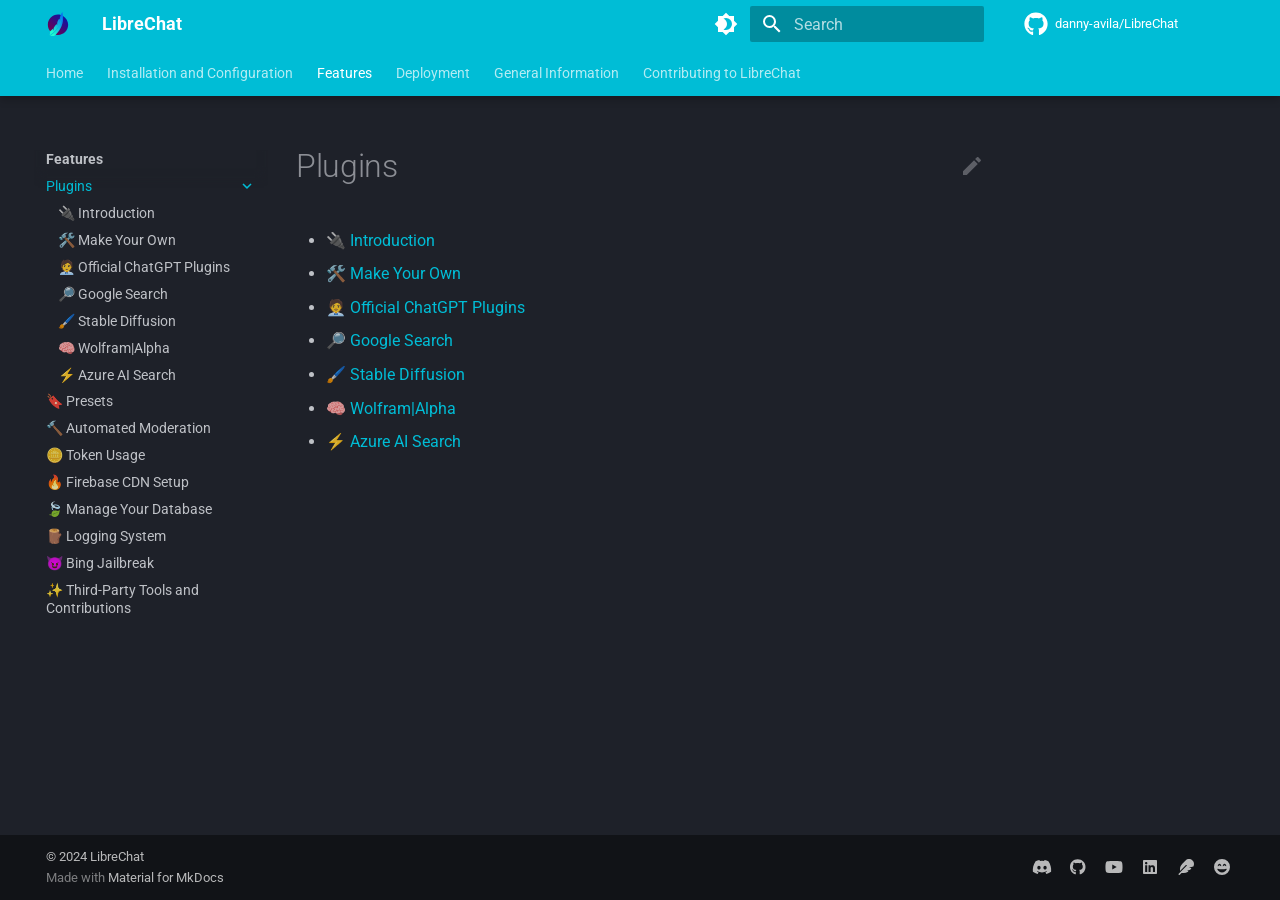
<file: features/plugins/index.html>
<!DOCTYPE html>
<html class="no-js" lang="en">
 <head>
  <meta charset="utf-8"/>
  <meta content="width=device-width,initial-scale=1" name="viewport"/>
  <meta content="🔌 All about plugins, how to make them, how use the official ChatGPT plugins, and how to configure custom plugins." name="description"/>
  <link href="../index.html" rel="prev"/>
  <link href="introduction.html" rel="next"/>
  <link href="../../assets/favicon_package/favicon-32x32.png" rel="icon"/>
  <meta content="mkdocs-1.5.3, mkdocs-material-9.5.17" name="generator"/>
  <title>
   Plugins - LibreChat
  </title>
  <link href="../../assets/stylesheets/main.bcfcd587.min.css" rel="stylesheet"/>
  <link href="../../assets/stylesheets/palette.06af60db.min.css" rel="stylesheet"/>
  <link crossorigin="" href="https://fonts.gstatic.com" rel="preconnect"/>
  <link href="https://fonts.googleapis.com/css?family=Roboto:300,300i,400,400i,700,700i%7CRoboto+Mono:400,400i,700,700i&amp;display=fallback" rel="stylesheet"/>
  <style>
   :root{--md-text-font:"Roboto";--md-code-font:"Roboto Mono"}
  </style>
  <script>
   __md_scope=new URL("../..",location),__md_hash=e=>[...e].reduce((e,_)=>(e<<5)-e+_.charCodeAt(0),0),__md_get=(e,_=localStorage,t=__md_scope)=>JSON.parse(_.getItem(t.pathname+"."+e)),__md_set=(e,_,t=localStorage,a=__md_scope)=>{try{t.setItem(a.pathname+"."+e,JSON.stringify(_))}catch(e){}}
  </script>
  <meta content="article" property="og:type"/>
  <meta content="Plugins" property="og:title"/>
  <meta content="🔌 All about plugins, how to make them, how use the official ChatGPT plugins, and how to configure custom plugins." property="og:description"/>
  <meta content="LibreChat" property="og:site_name"/>
  <meta content="en_us" property="og:locale"/>
  <meta content="Nonefeatures/plugins/index.html" property="og:url"/>
  <meta content="summary" property="twitter:card"/>
  <meta content="Plugins" property="twitter:title"/>
  <meta content="🔌 All about plugins, how to make them, how use the official ChatGPT plugins, and how to configure custom plugins." property="twitter:description"/>
 </head>
 <body data-md-color-accent="purple" data-md-color-primary="cyan" data-md-color-scheme="slate" dir="ltr">
  <input autocomplete="off" class="md-toggle" data-md-toggle="drawer" id="__drawer" type="checkbox"/>
  <input autocomplete="off" class="md-toggle" data-md-toggle="search" id="__search" type="checkbox"/>
  <label class="md-overlay" for="__drawer">
  </label>
  <div data-md-component="skip">
   <a class="md-skip" href="#plugins">
    Skip to content
   </a>
  </div>
  <div data-md-component="announce">
  </div>
  <header class="md-header md-header--shadow md-header--lifted" data-md-component="header">
   <nav aria-label="Header" class="md-header__inner md-grid">
    <a aria-label="LibreChat" class="md-header__button md-logo" data-md-component="logo" href="../../index.html" title="LibreChat">
     <img alt="logo" src="../../assets/LibreChat.svg"/>
    </a>
    <label class="md-header__button md-icon" for="__drawer">
     <svg viewbox="0 0 24 24" xmlns="http://www.w3.org/2000/svg">
      <path d="M3 6h18v2H3V6m0 5h18v2H3v-2m0 5h18v2H3v-2Z">
      </path>
     </svg>
    </label>
    <div class="md-header__title" data-md-component="header-title">
     <div class="md-header__ellipsis">
      <div class="md-header__topic">
       <span class="md-ellipsis">
        LibreChat
       </span>
      </div>
      <div class="md-header__topic" data-md-component="header-topic">
       <span class="md-ellipsis">
        Plugins
       </span>
      </div>
     </div>
    </div>
    <form class="md-header__option" data-md-component="palette">
     <input aria-label="Switch to light mode" class="md-option" data-md-color-accent="purple" data-md-color-media="" data-md-color-primary="cyan" data-md-color-scheme="slate" id="__palette_0" name="__palette" type="radio"/>
     <label class="md-header__button md-icon" for="__palette_1" hidden="" title="Switch to light mode">
      <svg viewbox="0 0 24 24" xmlns="http://www.w3.org/2000/svg">
       <path d="M12 18c-.89 0-1.74-.2-2.5-.55C11.56 16.5 13 14.42 13 12c0-2.42-1.44-4.5-3.5-5.45C10.26 6.2 11.11 6 12 6a6 6 0 0 1 6 6 6 6 0 0 1-6 6m8-9.31V4h-4.69L12 .69 8.69 4H4v4.69L.69 12 4 15.31V20h4.69L12 23.31 15.31 20H20v-4.69L23.31 12 20 8.69Z">
       </path>
      </svg>
     </label>
     <input aria-label="Switch to dark mode" class="md-option" data-md-color-accent="purple" data-md-color-media="" data-md-color-primary="cyan" data-md-color-scheme="default" id="__palette_1" name="__palette" type="radio"/>
     <label class="md-header__button md-icon" for="__palette_0" hidden="" title="Switch to dark mode">
      <svg viewbox="0 0 24 24" xmlns="http://www.w3.org/2000/svg">
       <path d="M12 8a4 4 0 0 0-4 4 4 4 0 0 0 4 4 4 4 0 0 0 4-4 4 4 0 0 0-4-4m0 10a6 6 0 0 1-6-6 6 6 0 0 1 6-6 6 6 0 0 1 6 6 6 6 0 0 1-6 6m8-9.31V4h-4.69L12 .69 8.69 4H4v4.69L.69 12 4 15.31V20h4.69L12 23.31 15.31 20H20v-4.69L23.31 12 20 8.69Z">
       </path>
      </svg>
     </label>
    </form>
    <script>
     var media,input,key,value,palette=__md_get("__palette");if(palette&&palette.color){"(prefers-color-scheme)"===palette.color.media&&(media=matchMedia("(prefers-color-scheme: light)"),input=document.querySelector(media.matches?"[data-md-color-media='(prefers-color-scheme: light)']":"[data-md-color-media='(prefers-color-scheme: dark)']"),palette.color.media=input.getAttribute("data-md-color-media"),palette.color.scheme=input.getAttribute("data-md-color-scheme"),palette.color.primary=input.getAttribute("data-md-color-primary"),palette.color.accent=input.getAttribute("data-md-color-accent"));for([key,value]of Object.entries(palette.color))document.body.setAttribute("data-md-color-"+key,value)}
    </script>
    <label class="md-header__button md-icon" for="__search">
     <svg viewbox="0 0 24 24" xmlns="http://www.w3.org/2000/svg">
      <path d="M9.5 3A6.5 6.5 0 0 1 16 9.5c0 1.61-.59 3.09-1.56 4.23l.27.27h.79l5 5-1.5 1.5-5-5v-.79l-.27-.27A6.516 6.516 0 0 1 9.5 16 6.5 6.5 0 0 1 3 9.5 6.5 6.5 0 0 1 9.5 3m0 2C7 5 5 7 5 9.5S7 14 9.5 14 14 12 14 9.5 12 5 9.5 5Z">
      </path>
     </svg>
    </label>
    <div class="md-search" data-md-component="search" role="dialog">
     <label class="md-search__overlay" for="__search">
     </label>
     <div class="md-search__inner" role="search">
      <form class="md-search__form" name="search">
       <input aria-label="Search" autocapitalize="off" autocomplete="off" autocorrect="off" class="md-search__input" data-md-component="search-query" name="query" placeholder="Search" required="" spellcheck="false" type="text"/>
       <label class="md-search__icon md-icon" for="__search">
        <svg viewbox="0 0 24 24" xmlns="http://www.w3.org/2000/svg">
         <path d="M9.5 3A6.5 6.5 0 0 1 16 9.5c0 1.61-.59 3.09-1.56 4.23l.27.27h.79l5 5-1.5 1.5-5-5v-.79l-.27-.27A6.516 6.516 0 0 1 9.5 16 6.5 6.5 0 0 1 3 9.5 6.5 6.5 0 0 1 9.5 3m0 2C7 5 5 7 5 9.5S7 14 9.5 14 14 12 14 9.5 12 5 9.5 5Z">
         </path>
        </svg>
        <svg viewbox="0 0 24 24" xmlns="http://www.w3.org/2000/svg">
         <path d="M20 11v2H8l5.5 5.5-1.42 1.42L4.16 12l7.92-7.92L13.5 5.5 8 11h12Z">
         </path>
        </svg>
       </label>
       <nav aria-label="Search" class="md-search__options">
        <button aria-label="Clear" class="md-search__icon md-icon" tabindex="-1" title="Clear" type="reset">
         <svg viewbox="0 0 24 24" xmlns="http://www.w3.org/2000/svg">
          <path d="M19 6.41 17.59 5 12 10.59 6.41 5 5 6.41 10.59 12 5 17.59 6.41 19 12 13.41 17.59 19 19 17.59 13.41 12 19 6.41Z">
          </path>
         </svg>
        </button>
       </nav>
      </form>
      <div class="md-search__output">
       <div class="md-search__scrollwrap" data-md-scrollfix="">
        <div class="md-search-result" data-md-component="search-result">
         <div class="md-search-result__meta">
          Initializing search
         </div>
         <ol class="md-search-result__list" role="presentation">
         </ol>
        </div>
       </div>
      </div>
     </div>
    </div>
    <div class="md-header__source">
     <a class="md-source" data-md-component="source" href="https://github.com/danny-avila/LibreChat" title="Go to repository">
      <div class="md-source__icon md-icon">
       <svg viewbox="0 0 496 512" xmlns="http://www.w3.org/2000/svg">
        <!--! Font Awesome Free 6.5.1 by @fontawesome - https://fontawesome.com License - https://fontawesome.com/license/free (Icons: CC BY 4.0, Fonts: SIL OFL 1.1, Code: MIT License) Copyright 2023 Fonticons, Inc.-->
        <path d="M165.9 397.4c0 2-2.3 3.6-5.2 3.6-3.3.3-5.6-1.3-5.6-3.6 0-2 2.3-3.6 5.2-3.6 3-.3 5.6 1.3 5.6 3.6zm-31.1-4.5c-.7 2 1.3 4.3 4.3 4.9 2.6 1 5.6 0 6.2-2s-1.3-4.3-4.3-5.2c-2.6-.7-5.5.3-6.2 2.3zm44.2-1.7c-2.9.7-4.9 2.6-4.6 4.9.3 2 2.9 3.3 5.9 2.6 2.9-.7 4.9-2.6 4.6-4.6-.3-1.9-3-3.2-5.9-2.9zM244.8 8C106.1 8 0 113.3 0 252c0 110.9 69.8 205.8 169.5 239.2 12.8 2.3 17.3-5.6 17.3-12.1 0-6.2-.3-40.4-.3-61.4 0 0-70 15-84.7-29.8 0 0-11.4-29.1-27.8-36.6 0 0-22.9-15.7 1.6-15.4 0 0 24.9 2 38.6 25.8 21.9 38.6 58.6 27.5 72.9 20.9 2.3-16 8.8-27.1 16-33.7-55.9-6.2-112.3-14.3-112.3-110.5 0-27.5 7.6-41.3 23.6-58.9-2.6-6.5-11.1-33.3 2.6-67.9 20.9-6.5 69 27 69 27 20-5.6 41.5-8.5 62.8-8.5s42.8 2.9 62.8 8.5c0 0 48.1-33.6 69-27 13.7 34.7 5.2 61.4 2.6 67.9 16 17.7 25.8 31.5 25.8 58.9 0 96.5-58.9 104.2-114.8 110.5 9.2 7.9 17 22.9 17 46.4 0 33.7-.3 75.4-.3 83.6 0 6.5 4.6 14.4 17.3 12.1C428.2 457.8 496 362.9 496 252 496 113.3 383.5 8 244.8 8zM97.2 352.9c-1.3 1-1 3.3.7 5.2 1.6 1.6 3.9 2.3 5.2 1 1.3-1 1-3.3-.7-5.2-1.6-1.6-3.9-2.3-5.2-1zm-10.8-8.1c-.7 1.3.3 2.9 2.3 3.9 1.6 1 3.6.7 4.3-.7.7-1.3-.3-2.9-2.3-3.9-2-.6-3.6-.3-4.3.7zm32.4 35.6c-1.6 1.3-1 4.3 1.3 6.2 2.3 2.3 5.2 2.6 6.5 1 1.3-1.3.7-4.3-1.3-6.2-2.2-2.3-5.2-2.6-6.5-1zm-11.4-14.7c-1.6 1-1.6 3.6 0 5.9 1.6 2.3 4.3 3.3 5.6 2.3 1.6-1.3 1.6-3.9 0-6.2-1.4-2.3-4-3.3-5.6-2z">
        </path>
       </svg>
      </div>
      <div class="md-source__repository">
       danny-avila/LibreChat
      </div>
     </a>
    </div>
   </nav>
   <nav aria-label="Tabs" class="md-tabs" data-md-component="tabs">
    <div class="md-grid">
     <ul class="md-tabs__list">
      <li class="md-tabs__item">
       <a class="md-tabs__link" href="../../index.html">
        Home
       </a>
      </li>
      <li class="md-tabs__item">
       <a class="md-tabs__link" href="../../install/index.html">
        Installation and Configuration
       </a>
      </li>
      <li class="md-tabs__item md-tabs__item--active">
       <a class="md-tabs__link" href="../index.html">
        Features
       </a>
      </li>
      <li class="md-tabs__item">
       <a class="md-tabs__link" href="../../deployment/index.html">
        Deployment
       </a>
      </li>
      <li class="md-tabs__item">
       <a class="md-tabs__link" href="../../general_info/index.html">
        General Information
       </a>
      </li>
      <li class="md-tabs__item">
       <a class="md-tabs__link" href="../../contributions/index.html">
        Contributing to LibreChat
       </a>
      </li>
     </ul>
    </div>
   </nav>
  </header>
  <div class="md-container" data-md-component="container">
   <main class="md-main" data-md-component="main">
    <div class="md-main__inner md-grid">
     <div class="md-sidebar md-sidebar--primary" data-md-component="sidebar" data-md-type="navigation">
      <div class="md-sidebar__scrollwrap">
       <div class="md-sidebar__inner">
        <nav aria-label="Navigation" class="md-nav md-nav--primary md-nav--lifted" data-md-level="0">
         <label class="md-nav__title" for="__drawer">
          <a aria-label="LibreChat" class="md-nav__button md-logo" data-md-component="logo" href="../../index.html" title="LibreChat">
           <img alt="logo" src="../../assets/LibreChat.svg"/>
          </a>
          LibreChat
         </label>
         <div class="md-nav__source">
          <a class="md-source" data-md-component="source" href="https://github.com/danny-avila/LibreChat" title="Go to repository">
           <div class="md-source__icon md-icon">
            <svg viewbox="0 0 496 512" xmlns="http://www.w3.org/2000/svg">
             <!--! Font Awesome Free 6.5.1 by @fontawesome - https://fontawesome.com License - https://fontawesome.com/license/free (Icons: CC BY 4.0, Fonts: SIL OFL 1.1, Code: MIT License) Copyright 2023 Fonticons, Inc.-->
             <path d="M165.9 397.4c0 2-2.3 3.6-5.2 3.6-3.3.3-5.6-1.3-5.6-3.6 0-2 2.3-3.6 5.2-3.6 3-.3 5.6 1.3 5.6 3.6zm-31.1-4.5c-.7 2 1.3 4.3 4.3 4.9 2.6 1 5.6 0 6.2-2s-1.3-4.3-4.3-5.2c-2.6-.7-5.5.3-6.2 2.3zm44.2-1.7c-2.9.7-4.9 2.6-4.6 4.9.3 2 2.9 3.3 5.9 2.6 2.9-.7 4.9-2.6 4.6-4.6-.3-1.9-3-3.2-5.9-2.9zM244.8 8C106.1 8 0 113.3 0 252c0 110.9 69.8 205.8 169.5 239.2 12.8 2.3 17.3-5.6 17.3-12.1 0-6.2-.3-40.4-.3-61.4 0 0-70 15-84.7-29.8 0 0-11.4-29.1-27.8-36.6 0 0-22.9-15.7 1.6-15.4 0 0 24.9 2 38.6 25.8 21.9 38.6 58.6 27.5 72.9 20.9 2.3-16 8.8-27.1 16-33.7-55.9-6.2-112.3-14.3-112.3-110.5 0-27.5 7.6-41.3 23.6-58.9-2.6-6.5-11.1-33.3 2.6-67.9 20.9-6.5 69 27 69 27 20-5.6 41.5-8.5 62.8-8.5s42.8 2.9 62.8 8.5c0 0 48.1-33.6 69-27 13.7 34.7 5.2 61.4 2.6 67.9 16 17.7 25.8 31.5 25.8 58.9 0 96.5-58.9 104.2-114.8 110.5 9.2 7.9 17 22.9 17 46.4 0 33.7-.3 75.4-.3 83.6 0 6.5 4.6 14.4 17.3 12.1C428.2 457.8 496 362.9 496 252 496 113.3 383.5 8 244.8 8zM97.2 352.9c-1.3 1-1 3.3.7 5.2 1.6 1.6 3.9 2.3 5.2 1 1.3-1 1-3.3-.7-5.2-1.6-1.6-3.9-2.3-5.2-1zm-10.8-8.1c-.7 1.3.3 2.9 2.3 3.9 1.6 1 3.6.7 4.3-.7.7-1.3-.3-2.9-2.3-3.9-2-.6-3.6-.3-4.3.7zm32.4 35.6c-1.6 1.3-1 4.3 1.3 6.2 2.3 2.3 5.2 2.6 6.5 1 1.3-1.3.7-4.3-1.3-6.2-2.2-2.3-5.2-2.6-6.5-1zm-11.4-14.7c-1.6 1-1.6 3.6 0 5.9 1.6 2.3 4.3 3.3 5.6 2.3 1.6-1.3 1.6-3.9 0-6.2-1.4-2.3-4-3.3-5.6-2z">
             </path>
            </svg>
           </div>
           <div class="md-source__repository">
            danny-avila/LibreChat
           </div>
          </a>
         </div>
         <ul class="md-nav__list" data-md-scrollfix="">
          <li class="md-nav__item">
           <a class="md-nav__link" href="../../index.html">
            <span class="md-ellipsis">
             Home
            </span>
           </a>
          </li>
          <li class="md-nav__item md-nav__item--nested">
           <input class="md-nav__toggle md-toggle md-toggle--indeterminate" id="__nav_2" type="checkbox"/>
           <div class="md-nav__link md-nav__container">
            <a class="md-nav__link" href="../../install/index.html">
             <span class="md-ellipsis">
              Installation and Configuration
             </span>
            </a>
            <label class="md-nav__link" for="__nav_2" id="__nav_2_label" tabindex="0">
             <span class="md-nav__icon md-icon">
             </span>
            </label>
           </div>
           <nav aria-expanded="false" aria-labelledby="__nav_2_label" class="md-nav" data-md-level="1">
            <label class="md-nav__title" for="__nav_2">
             <span class="md-nav__icon md-icon">
             </span>
             Installation and Configuration
            </label>
            <ul class="md-nav__list" data-md-scrollfix="">
             <li class="md-nav__item md-nav__item--nested">
              <input class="md-nav__toggle md-toggle md-toggle--indeterminate" id="__nav_2_2" type="checkbox"/>
              <div class="md-nav__link md-nav__container">
               <a class="md-nav__link" href="../../install/installation/index.html">
                <span class="md-ellipsis">
                 Installation
                </span>
               </a>
               <label class="md-nav__link" for="__nav_2_2" id="__nav_2_2_label" tabindex="0">
                <span class="md-nav__icon md-icon">
                </span>
               </label>
              </div>
              <nav aria-expanded="false" aria-labelledby="__nav_2_2_label" class="md-nav" data-md-level="2">
               <label class="md-nav__title" for="__nav_2_2">
                <span class="md-nav__icon md-icon">
                </span>
                Installation
               </label>
               <ul class="md-nav__list" data-md-scrollfix="">
                <li class="md-nav__item">
                 <a class="md-nav__link" href="../../install/installation/docker_compose_install.html">
                  <span class="md-ellipsis">
                   🐳 Docker Compose ✨(Recommended)
                  </span>
                 </a>
                </li>
                <li class="md-nav__item">
                 <a class="md-nav__link" href="../../install/installation/container_install.html">
                  <span class="md-ellipsis">
                   🦦 Container (Podman)
                  </span>
                 </a>
                </li>
                <li class="md-nav__item">
                 <a class="md-nav__link" href="../../install/installation/linux_install.html">
                  <span class="md-ellipsis">
                   🐧 Linux
                  </span>
                 </a>
                </li>
                <li class="md-nav__item">
                 <a class="md-nav__link" href="../../install/installation/mac_install.html">
                  <span class="md-ellipsis">
                   🍎 Mac
                  </span>
                 </a>
                </li>
                <li class="md-nav__item">
                 <a class="md-nav__link" href="../../install/installation/windows_install.html">
                  <span class="md-ellipsis">
                   🪟 Windows
                  </span>
                 </a>
                </li>
               </ul>
              </nav>
             </li>
             <li class="md-nav__item md-nav__item--nested">
              <input class="md-nav__toggle md-toggle md-toggle--indeterminate" id="__nav_2_3" type="checkbox"/>
              <div class="md-nav__link md-nav__container">
               <a class="md-nav__link" href="../../install/configuration/index.html">
                <span class="md-ellipsis">
                 Configuration
                </span>
               </a>
               <label class="md-nav__link" for="__nav_2_3" id="__nav_2_3_label" tabindex="0">
                <span class="md-nav__icon md-icon">
                </span>
               </label>
              </div>
              <nav aria-expanded="false" aria-labelledby="__nav_2_3_label" class="md-nav" data-md-level="2">
               <label class="md-nav__title" for="__nav_2_3">
                <span class="md-nav__icon md-icon">
                </span>
                Configuration
               </label>
               <ul class="md-nav__list" data-md-scrollfix="">
                <li class="md-nav__item">
                 <a class="md-nav__link" href="../../install/configuration/dotenv.html">
                  <span class="md-ellipsis">
                   ⚙️ Environment Variables
                  </span>
                 </a>
                </li>
                <li class="md-nav__item">
                 <a class="md-nav__link" href="../../install/configuration/custom_config.html">
                  <span class="md-ellipsis">
                   🖥️ Custom Config
                  </span>
                 </a>
                </li>
                <li class="md-nav__item">
                 <a class="md-nav__link" href="../../install/configuration/azure_openai.html">
                  <span class="md-ellipsis">
                   🅰️ Azure OpenAI
                  </span>
                 </a>
                </li>
                <li class="md-nav__item">
                 <a class="md-nav__link" href="../../install/configuration/ai_endpoints.html">
                  <span class="md-ellipsis">
                   ✅ Compatible AI Endpoints
                  </span>
                 </a>
                </li>
                <li class="md-nav__item">
                 <a class="md-nav__link" href="../../install/configuration/docker_override.html">
                  <span class="md-ellipsis">
                   🐋 Docker Compose Override
                  </span>
                 </a>
                </li>
                <li class="md-nav__item">
                 <a class="md-nav__link" href="../../install/configuration/ai_setup.html">
                  <span class="md-ellipsis">
                   🤖 AI Setup
                  </span>
                 </a>
                </li>
                <li class="md-nav__item">
                 <a class="md-nav__link" href="../../install/configuration/litellm.html">
                  <span class="md-ellipsis">
                   🚅 LiteLLM
                  </span>
                 </a>
                </li>
                <li class="md-nav__item">
                 <a class="md-nav__link" href="../../install/configuration/free_ai_apis.html">
                  <span class="md-ellipsis">
                   💸 Free AI APIs
                  </span>
                 </a>
                </li>
                <li class="md-nav__item">
                 <a class="md-nav__link" href="../../install/configuration/ollama.html">
                  <span class="md-ellipsis">
                   🦙 Ollama
                  </span>
                 </a>
                </li>
                <li class="md-nav__item">
                 <a class="md-nav__link" href="../../install/configuration/user_auth_system.html">
                  <span class="md-ellipsis">
                   🛂 Authentication System
                  </span>
                 </a>
                </li>
                <li class="md-nav__item">
                 <a class="md-nav__link" href="../../install/configuration/mongodb.html">
                  <span class="md-ellipsis">
                   🍃 Online MongoDB
                  </span>
                 </a>
                </li>
                <li class="md-nav__item">
                 <a class="md-nav__link" href="../../install/configuration/default_language.html">
                  <span class="md-ellipsis">
                   🌍 Default Language
                  </span>
                 </a>
                </li>
                <li class="md-nav__item">
                 <a class="md-nav__link" href="../../install/configuration/misc.html">
                  <span class="md-ellipsis">
                   🌀 Miscellaneous
                  </span>
                 </a>
                </li>
               </ul>
              </nav>
             </li>
            </ul>
           </nav>
          </li>
          <li class="md-nav__item md-nav__item--active md-nav__item--section md-nav__item--nested">
           <input checked="" class="md-nav__toggle md-toggle" id="__nav_3" type="checkbox"/>
           <div class="md-nav__link md-nav__container">
            <a class="md-nav__link" href="../index.html">
             <span class="md-ellipsis">
              Features
             </span>
            </a>
            <label class="md-nav__link" for="__nav_3" id="__nav_3_label" tabindex="">
             <span class="md-nav__icon md-icon">
             </span>
            </label>
           </div>
           <nav aria-expanded="true" aria-labelledby="__nav_3_label" class="md-nav" data-md-level="1">
            <label class="md-nav__title" for="__nav_3">
             <span class="md-nav__icon md-icon">
             </span>
             Features
            </label>
            <ul class="md-nav__list" data-md-scrollfix="">
             <li class="md-nav__item md-nav__item--active md-nav__item--nested">
              <input checked="" class="md-nav__toggle md-toggle" id="__nav_3_2" type="checkbox"/>
              <div class="md-nav__link md-nav__container">
               <a class="md-nav__link md-nav__link--active" href="index.html">
                <span class="md-ellipsis">
                 Plugins
                </span>
               </a>
               <label class="md-nav__link md-nav__link--active" for="__nav_3_2" id="__nav_3_2_label" tabindex="0">
                <span class="md-nav__icon md-icon">
                </span>
               </label>
              </div>
              <nav aria-expanded="true" aria-labelledby="__nav_3_2_label" class="md-nav" data-md-level="2">
               <label class="md-nav__title" for="__nav_3_2">
                <span class="md-nav__icon md-icon">
                </span>
                Plugins
               </label>
               <ul class="md-nav__list" data-md-scrollfix="">
                <li class="md-nav__item">
                 <a class="md-nav__link" href="introduction.html">
                  <span class="md-ellipsis">
                   🔌 Introduction
                  </span>
                 </a>
                </li>
                <li class="md-nav__item">
                 <a class="md-nav__link" href="make_your_own.html">
                  <span class="md-ellipsis">
                   🛠️ Make Your Own
                  </span>
                 </a>
                </li>
                <li class="md-nav__item">
                 <a class="md-nav__link" href="chatgpt_plugins_openapi.html">
                  <span class="md-ellipsis">
                   🧑‍💼 Official ChatGPT Plugins
                  </span>
                 </a>
                </li>
                <li class="md-nav__item">
                 <a class="md-nav__link" href="google_search.html">
                  <span class="md-ellipsis">
                   🔎 Google Search
                  </span>
                 </a>
                </li>
                <li class="md-nav__item">
                 <a class="md-nav__link" href="stable_diffusion.html">
                  <span class="md-ellipsis">
                   🖌️ Stable Diffusion
                  </span>
                 </a>
                </li>
                <li class="md-nav__item">
                 <a class="md-nav__link" href="wolfram.html">
                  <span class="md-ellipsis">
                   🧠 Wolfram|Alpha
                  </span>
                 </a>
                </li>
                <li class="md-nav__item">
                 <a class="md-nav__link" href="azure_ai_search.html">
                  <span class="md-ellipsis">
                   ⚡ Azure AI Search
                  </span>
                 </a>
                </li>
               </ul>
              </nav>
             </li>
             <li class="md-nav__item">
              <a class="md-nav__link" href="../presets.html">
               <span class="md-ellipsis">
                🔖 Presets
               </span>
              </a>
             </li>
             <li class="md-nav__item">
              <a class="md-nav__link" href="../mod_system.html">
               <span class="md-ellipsis">
                🔨 Automated Moderation
               </span>
              </a>
             </li>
             <li class="md-nav__item">
              <a class="md-nav__link" href="../token_usage.html">
               <span class="md-ellipsis">
                🪙 Token Usage
               </span>
              </a>
             </li>
             <li class="md-nav__item">
              <a class="md-nav__link" href="../firebase.html">
               <span class="md-ellipsis">
                🔥 Firebase CDN Setup
               </span>
              </a>
             </li>
             <li class="md-nav__item">
              <a class="md-nav__link" href="../manage_your_database.html">
               <span class="md-ellipsis">
                🍃 Manage Your Database
               </span>
              </a>
             </li>
             <li class="md-nav__item">
              <a class="md-nav__link" href="../logging_system.html">
               <span class="md-ellipsis">
                🪵 Logging System
               </span>
              </a>
             </li>
             <li class="md-nav__item">
              <a class="md-nav__link" href="../bing_jailbreak.html">
               <span class="md-ellipsis">
                😈 Bing Jailbreak
               </span>
              </a>
             </li>
             <li class="md-nav__item">
              <a class="md-nav__link" href="../third_party.html">
               <span class="md-ellipsis">
                ✨ Third-Party Tools and Contributions
               </span>
              </a>
             </li>
            </ul>
           </nav>
          </li>
          <li class="md-nav__item md-nav__item--nested">
           <input class="md-nav__toggle md-toggle md-toggle--indeterminate" id="__nav_4" type="checkbox"/>
           <div class="md-nav__link md-nav__container">
            <a class="md-nav__link" href="../../deployment/index.html">
             <span class="md-ellipsis">
              Deployment
             </span>
            </a>
            <label class="md-nav__link" for="__nav_4" id="__nav_4_label" tabindex="0">
             <span class="md-nav__icon md-icon">
             </span>
            </label>
           </div>
           <nav aria-expanded="false" aria-labelledby="__nav_4_label" class="md-nav" data-md-level="1">
            <label class="md-nav__title" for="__nav_4">
             <span class="md-nav__icon md-icon">
             </span>
             Deployment
            </label>
            <ul class="md-nav__list" data-md-scrollfix="">
             <li class="md-nav__item">
              <a class="md-nav__link" href="../../deployment/introduction.html">
               <span class="md-ellipsis">
                🌐 Deployment Introduction
               </span>
              </a>
             </li>
             <li class="md-nav__item">
              <a class="md-nav__link" href="../../deployment/digitalocean.html">
               <span class="md-ellipsis">
                🌊 DigitalOcean ✨(Recommended)
               </span>
              </a>
             </li>
             <li class="md-nav__item">
              <a class="md-nav__link" href="../../deployment/docker_ubuntu_deploy.html">
               <span class="md-ellipsis">
                🐳 Ubuntu Docker Deployment
               </span>
              </a>
             </li>
             <li class="md-nav__item">
              <a class="md-nav__link" href="../../deployment/huggingface.html">
               <span class="md-ellipsis">
                🤗 HuggingFace
               </span>
              </a>
             </li>
             <li class="md-nav__item">
              <a class="md-nav__link" href="../../deployment/railway.html">
               <span class="md-ellipsis">
                🛤️ Railway (one-click)
               </span>
              </a>
             </li>
             <li class="md-nav__item">
              <a class="md-nav__link" href="../../deployment/linode.html">
               <span class="md-ellipsis">
                🐧 Linode
               </span>
              </a>
             </li>
             <li class="md-nav__item">
              <a class="md-nav__link" href="../../deployment/azure-terraform.html">
               <span class="md-ellipsis">
                ⚡ Azure
               </span>
              </a>
             </li>
             <li class="md-nav__item">
              <a class="md-nav__link" href="../../deployment/render.html">
               <span class="md-ellipsis">
                ⏹️ Render
               </span>
              </a>
             </li>
             <li class="md-nav__item">
              <a class="md-nav__link" href="../../deployment/meilisearch_in_render.html">
               <span class="md-ellipsis">
                🔎 Meilisearch in Render
               </span>
              </a>
             </li>
             <li class="md-nav__item">
              <a class="md-nav__link" href="../../deployment/hetzner_ubuntu.html">
               <span class="md-ellipsis">
                🏗️ Hetzner
               </span>
              </a>
             </li>
             <li class="md-nav__item">
              <a class="md-nav__link" href="../../deployment/heroku.html">
               <span class="md-ellipsis">
                🌈 Heroku
               </span>
              </a>
             </li>
             <li class="md-nav__item">
              <a class="md-nav__link" href="../../deployment/zeabur.html">
               <span class="md-ellipsis">
                🦓 Zeabur
               </span>
              </a>
             </li>
             <li class="md-nav__item">
              <a class="md-nav__link" href="../../deployment/cloudflare.html">
               <span class="md-ellipsis">
                ☁️ Cloudflare
               </span>
              </a>
             </li>
             <li class="md-nav__item">
              <a class="md-nav__link" href="../../deployment/nginx.html">
               <span class="md-ellipsis">
                ↪️ Nginx
               </span>
              </a>
             </li>
             <li class="md-nav__item">
              <a class="md-nav__link" href="../../deployment/ngrok.html">
               <span class="md-ellipsis">
                🪨 Ngrok
               </span>
              </a>
             </li>
             <li class="md-nav__item">
              <a class="md-nav__link" href="../../deployment/traefik.html">
               <span class="md-ellipsis">
                🚦 Traefik
               </span>
              </a>
             </li>
            </ul>
           </nav>
          </li>
          <li class="md-nav__item md-nav__item--nested">
           <input class="md-nav__toggle md-toggle md-toggle--indeterminate" id="__nav_5" type="checkbox"/>
           <div class="md-nav__link md-nav__container">
            <a class="md-nav__link" href="../../general_info/index.html">
             <span class="md-ellipsis">
              General Information
             </span>
            </a>
            <label class="md-nav__link" for="__nav_5" id="__nav_5_label" tabindex="0">
             <span class="md-nav__icon md-icon">
             </span>
            </label>
           </div>
           <nav aria-expanded="false" aria-labelledby="__nav_5_label" class="md-nav" data-md-level="1">
            <label class="md-nav__title" for="__nav_5">
             <span class="md-nav__icon md-icon">
             </span>
             General Information
            </label>
            <ul class="md-nav__list" data-md-scrollfix="">
             <li class="md-nav__item">
              <a class="md-nav__link" href="../../general_info/breaking_changes.html">
               <span class="md-ellipsis">
                ⚠️ Breaking Changes
               </span>
              </a>
             </li>
             <li class="md-nav__item">
              <a class="md-nav__link" href="../../general_info/multilingual_information.html">
               <span class="md-ellipsis">
                🌍 Multilingual Information
               </span>
              </a>
             </li>
             <li class="md-nav__item">
              <a class="md-nav__link" href="../../general_info/project_origin.html">
               <span class="md-ellipsis">
                🧭 Origin
               </span>
              </a>
             </li>
             <li class="md-nav__item">
              <a class="md-nav__link" href="../../general_info/tech_stack.html">
               <span class="md-ellipsis">
                🧑‍💻 Tech Stack
               </span>
              </a>
             </li>
            </ul>
           </nav>
          </li>
          <li class="md-nav__item md-nav__item--nested">
           <input class="md-nav__toggle md-toggle md-toggle--indeterminate" id="__nav_6" type="checkbox"/>
           <div class="md-nav__link md-nav__container">
            <a class="md-nav__link" href="../../contributions/index.html">
             <span class="md-ellipsis">
              Contributing to LibreChat
             </span>
            </a>
            <label class="md-nav__link" for="__nav_6" id="__nav_6_label" tabindex="0">
             <span class="md-nav__icon md-icon">
             </span>
            </label>
           </div>
           <nav aria-expanded="false" aria-labelledby="__nav_6_label" class="md-nav" data-md-level="1">
            <label class="md-nav__title" for="__nav_6">
             <span class="md-nav__icon md-icon">
             </span>
             Contributing to LibreChat
            </label>
            <ul class="md-nav__list" data-md-scrollfix="">
             <li class="md-nav__item">
              <a class="md-nav__link" href="../../contributions/how_to_contribute.html">
               <span class="md-ellipsis">
                🙌 Getting Started for Contributors
               </span>
              </a>
             </li>
             <li class="md-nav__item">
              <a class="md-nav__link" href="../../contributions/documentation_guidelines.html">
               <span class="md-ellipsis">
                📝 Documentation Guidelines
               </span>
              </a>
             </li>
             <li class="md-nav__item">
              <a class="md-nav__link" href="../../contributions/translation_contribution.html">
               <span class="md-ellipsis">
                🌍 Contribute a Translation
               </span>
              </a>
             </li>
             <li class="md-nav__item">
              <a class="md-nav__link" href="../../contributions/coding_conventions.html">
               <span class="md-ellipsis">
                🧑‍💻 Code Standards and Conventions
               </span>
              </a>
             </li>
             <li class="md-nav__item">
              <a class="md-nav__link" href="../../contributions/testing.html">
               <span class="md-ellipsis">
                🧪 Testing During Development
               </span>
              </a>
             </li>
            </ul>
           </nav>
          </li>
         </ul>
        </nav>
       </div>
      </div>
     </div>
     <div class="md-sidebar md-sidebar--secondary" data-md-component="sidebar" data-md-type="toc">
      <div class="md-sidebar__scrollwrap">
       <div class="md-sidebar__inner">
        <nav aria-label="Table of contents" class="md-nav md-nav--secondary">
        </nav>
       </div>
      </div>
     </div>
     <div class="md-content" data-md-component="content">
      <article class="md-content__inner md-typeset">
       <a class="md-content__button md-icon" href="https://github.com/danny-avila/LibreChat/blob/main/docs/features/plugins/index.md" title="Edit this page">
        <svg viewbox="0 0 24 24" xmlns="http://www.w3.org/2000/svg">
         <path d="M20.71 7.04c.39-.39.39-1.04 0-1.41l-2.34-2.34c-.37-.39-1.02-.39-1.41 0l-1.84 1.83 3.75 3.75M3 17.25V21h3.75L17.81 9.93l-3.75-3.75L3 17.25Z">
         </path>
        </svg>
       </a>
       <h1 id="plugins">
        Plugins
       </h1>
       <ul>
        <li>
         🔌
         <a href="introduction.html">
          Introduction
         </a>
        </li>
        <li>
         🛠️
         <a href="make_your_own.html">
          Make Your Own
         </a>
        </li>
        <li>
         🧑‍💼
         <a href="chatgpt_plugins_openapi.html">
          Official ChatGPT Plugins
         </a>
        </li>
        <li>
         🔎
         <a href="google_search.html">
          Google Search
         </a>
        </li>
        <li>
         🖌️
         <a href="stable_diffusion.html">
          Stable Diffusion
         </a>
        </li>
        <li>
         🧠
         <a href="wolfram.html">
          Wolfram|Alpha
         </a>
        </li>
        <li>
         ⚡
         <a href="azure_ai_search.html">
          Azure AI Search
         </a>
        </li>
       </ul>
      </article>
     </div>
     <script>
      var target=document.getElementById(location.hash.slice(1));target&&target.name&&(target.checked=target.name.startsWith("__tabbed_"))
     </script>
    </div>
    <button class="md-top md-icon" data-md-component="top" hidden="" type="button">
     <svg viewbox="0 0 24 24" xmlns="http://www.w3.org/2000/svg">
      <path d="M13 20h-2V8l-5.5 5.5-1.42-1.42L12 4.16l7.92 7.92-1.42 1.42L13 8v12Z">
      </path>
     </svg>
     Back to top
    </button>
   </main>
   <footer class="md-footer">
    <div class="md-footer-meta md-typeset">
     <div class="md-footer-meta__inner md-grid">
      <div class="md-copyright">
       <div class="md-copyright__highlight">
        © 2024
        <a href="https://librechat.ai/" rel="noopener" target="_blank">
         LibreChat
        </a>
       </div>
       Made with
       <a href="https://squidfunk.github.io/mkdocs-material/" rel="noopener" target="_blank">
        Material for MkDocs
       </a>
      </div>
      <div class="md-social">
       <a class="md-social__link" href="https://discord.librechat.ai" rel="noopener" target="_blank" title="Discord">
        <svg viewbox="0 0 640 512" xmlns="http://www.w3.org/2000/svg">
         <!--! Font Awesome Free 6.5.1 by @fontawesome - https://fontawesome.com License - https://fontawesome.com/license/free (Icons: CC BY 4.0, Fonts: SIL OFL 1.1, Code: MIT License) Copyright 2023 Fonticons, Inc.-->
         <path d="M524.531 69.836a1.5 1.5 0 0 0-.764-.7A485.065 485.065 0 0 0 404.081 32.03a1.816 1.816 0 0 0-1.923.91 337.461 337.461 0 0 0-14.9 30.6 447.848 447.848 0 0 0-134.426 0 309.541 309.541 0 0 0-15.135-30.6 1.89 1.89 0 0 0-1.924-.91 483.689 483.689 0 0 0-119.688 37.107 1.712 1.712 0 0 0-.788.676C39.068 183.651 18.186 294.69 28.43 404.354a2.016 2.016 0 0 0 .765 1.375 487.666 487.666 0 0 0 146.825 74.189 1.9 1.9 0 0 0 2.063-.676A348.2 348.2 0 0 0 208.12 430.4a1.86 1.86 0 0 0-1.019-2.588 321.173 321.173 0 0 1-45.868-21.853 1.885 1.885 0 0 1-.185-3.126 251.047 251.047 0 0 0 9.109-7.137 1.819 1.819 0 0 1 1.9-.256c96.229 43.917 200.41 43.917 295.5 0a1.812 1.812 0 0 1 1.924.233 234.533 234.533 0 0 0 9.132 7.16 1.884 1.884 0 0 1-.162 3.126 301.407 301.407 0 0 1-45.89 21.83 1.875 1.875 0 0 0-1 2.611 391.055 391.055 0 0 0 30.014 48.815 1.864 1.864 0 0 0 2.063.7A486.048 486.048 0 0 0 610.7 405.729a1.882 1.882 0 0 0 .765-1.352c12.264-126.783-20.532-236.912-86.934-334.541ZM222.491 337.58c-28.972 0-52.844-26.587-52.844-59.239s23.409-59.241 52.844-59.241c29.665 0 53.306 26.82 52.843 59.239 0 32.654-23.41 59.241-52.843 59.241Zm195.38 0c-28.971 0-52.843-26.587-52.843-59.239s23.409-59.241 52.843-59.241c29.667 0 53.307 26.82 52.844 59.239 0 32.654-23.177 59.241-52.844 59.241Z">
         </path>
        </svg>
       </a>
       <a class="md-social__link" href="https://librechat.ai" rel="noopener" target="_blank" title="GitHub">
        <svg viewbox="0 0 496 512" xmlns="http://www.w3.org/2000/svg">
         <!--! Font Awesome Free 6.5.1 by @fontawesome - https://fontawesome.com License - https://fontawesome.com/license/free (Icons: CC BY 4.0, Fonts: SIL OFL 1.1, Code: MIT License) Copyright 2023 Fonticons, Inc.-->
         <path d="M165.9 397.4c0 2-2.3 3.6-5.2 3.6-3.3.3-5.6-1.3-5.6-3.6 0-2 2.3-3.6 5.2-3.6 3-.3 5.6 1.3 5.6 3.6zm-31.1-4.5c-.7 2 1.3 4.3 4.3 4.9 2.6 1 5.6 0 6.2-2s-1.3-4.3-4.3-5.2c-2.6-.7-5.5.3-6.2 2.3zm44.2-1.7c-2.9.7-4.9 2.6-4.6 4.9.3 2 2.9 3.3 5.9 2.6 2.9-.7 4.9-2.6 4.6-4.6-.3-1.9-3-3.2-5.9-2.9zM244.8 8C106.1 8 0 113.3 0 252c0 110.9 69.8 205.8 169.5 239.2 12.8 2.3 17.3-5.6 17.3-12.1 0-6.2-.3-40.4-.3-61.4 0 0-70 15-84.7-29.8 0 0-11.4-29.1-27.8-36.6 0 0-22.9-15.7 1.6-15.4 0 0 24.9 2 38.6 25.8 21.9 38.6 58.6 27.5 72.9 20.9 2.3-16 8.8-27.1 16-33.7-55.9-6.2-112.3-14.3-112.3-110.5 0-27.5 7.6-41.3 23.6-58.9-2.6-6.5-11.1-33.3 2.6-67.9 20.9-6.5 69 27 69 27 20-5.6 41.5-8.5 62.8-8.5s42.8 2.9 62.8 8.5c0 0 48.1-33.6 69-27 13.7 34.7 5.2 61.4 2.6 67.9 16 17.7 25.8 31.5 25.8 58.9 0 96.5-58.9 104.2-114.8 110.5 9.2 7.9 17 22.9 17 46.4 0 33.7-.3 75.4-.3 83.6 0 6.5 4.6 14.4 17.3 12.1C428.2 457.8 496 362.9 496 252 496 113.3 383.5 8 244.8 8zM97.2 352.9c-1.3 1-1 3.3.7 5.2 1.6 1.6 3.9 2.3 5.2 1 1.3-1 1-3.3-.7-5.2-1.6-1.6-3.9-2.3-5.2-1zm-10.8-8.1c-.7 1.3.3 2.9 2.3 3.9 1.6 1 3.6.7 4.3-.7.7-1.3-.3-2.9-2.3-3.9-2-.6-3.6-.3-4.3.7zm32.4 35.6c-1.6 1.3-1 4.3 1.3 6.2 2.3 2.3 5.2 2.6 6.5 1 1.3-1.3.7-4.3-1.3-6.2-2.2-2.3-5.2-2.6-6.5-1zm-11.4-14.7c-1.6 1-1.6 3.6 0 5.9 1.6 2.3 4.3 3.3 5.6 2.3 1.6-1.3 1.6-3.9 0-6.2-1.4-2.3-4-3.3-5.6-2z">
         </path>
        </svg>
       </a>
       <a class="md-social__link" href="https://yt.librechat.ai" rel="noopener" target="_blank" title="YouTube">
        <svg viewbox="0 0 576 512" xmlns="http://www.w3.org/2000/svg">
         <!--! Font Awesome Free 6.5.1 by @fontawesome - https://fontawesome.com License - https://fontawesome.com/license/free (Icons: CC BY 4.0, Fonts: SIL OFL 1.1, Code: MIT License) Copyright 2023 Fonticons, Inc.-->
         <path d="M549.655 124.083c-6.281-23.65-24.787-42.276-48.284-48.597C458.781 64 288 64 288 64S117.22 64 74.629 75.486c-23.497 6.322-42.003 24.947-48.284 48.597-11.412 42.867-11.412 132.305-11.412 132.305s0 89.438 11.412 132.305c6.281 23.65 24.787 41.5 48.284 47.821C117.22 448 288 448 288 448s170.78 0 213.371-11.486c23.497-6.321 42.003-24.171 48.284-47.821 11.412-42.867 11.412-132.305 11.412-132.305s0-89.438-11.412-132.305zm-317.51 213.508V175.185l142.739 81.205-142.739 81.201z">
         </path>
        </svg>
       </a>
       <a class="md-social__link" href="https://linkedin.librechat.ai" rel="noopener" target="_blank" title="LinkedIn">
        <svg viewbox="0 0 448 512" xmlns="http://www.w3.org/2000/svg">
         <!--! Font Awesome Free 6.5.1 by @fontawesome - https://fontawesome.com License - https://fontawesome.com/license/free (Icons: CC BY 4.0, Fonts: SIL OFL 1.1, Code: MIT License) Copyright 2023 Fonticons, Inc.-->
         <path d="M416 32H31.9C14.3 32 0 46.5 0 64.3v383.4C0 465.5 14.3 480 31.9 480H416c17.6 0 32-14.5 32-32.3V64.3c0-17.8-14.4-32.3-32-32.3zM135.4 416H69V202.2h66.5V416zm-33.2-243c-21.3 0-38.5-17.3-38.5-38.5S80.9 96 102.2 96c21.2 0 38.5 17.3 38.5 38.5 0 21.3-17.2 38.5-38.5 38.5zm282.1 243h-66.4V312c0-24.8-.5-56.7-34.5-56.7-34.6 0-39.9 27-39.9 54.9V416h-66.4V202.2h63.7v29.2h.9c8.9-16.8 30.6-34.5 62.9-34.5 67.2 0 79.7 44.3 79.7 101.9V416z">
         </path>
        </svg>
       </a>
       <a class="md-social__link" href="https://demo.librechat.cfd" rel="noopener" target="_blank" title="Demo">
        <svg viewbox="0 0 512 512" xmlns="http://www.w3.org/2000/svg">
         <!--! Font Awesome Free 6.5.1 by @fontawesome - https://fontawesome.com License - https://fontawesome.com/license/free (Icons: CC BY 4.0, Fonts: SIL OFL 1.1, Code: MIT License) Copyright 2023 Fonticons, Inc.-->
         <path d="M278.5 215.6 23 471c-9.4 9.4-9.4 24.6 0 33.9s24.6 9.4 33.9 0l57-57h68c49.7 0 97.9-14.4 139-41 11.1-7.2 5.5-23-7.8-23-5.1 0-9.2-4.1-9.2-9.2 0-4.1 2.7-7.6 6.5-8.8l81-24.3c2.5-.8 4.8-2.1 6.7-4l22.4-22.4c10.1-10.1 2.9-27.3-11.3-27.3H377c-5.1 0-9.2-4.1-9.2-9.2 0-4.1 2.7-7.6 6.5-8.8l112-33.6c4-1.2 7.4-3.9 9.3-7.7 10.8-21 16.4-44.5 16.4-68.6 0-41-16.3-80.3-45.3-109.3l-5.5-5.5C432.3 16.3 393 0 352 0s-80.3 16.3-109.3 45.3L139 149c-48 48-75 113.1-75 181v55.3l189.6-189.5c6.2-6.2 16.4-6.2 22.6 0 5.4 5.4 6.1 13.6 2.2 19.8z">
         </path>
        </svg>
       </a>
       <a class="md-social__link" href="https://hf.librechat.ai" rel="noopener" target="_blank" title="Hugging Face">
        <svg viewbox="0 0 512 512" xmlns="http://www.w3.org/2000/svg">
         <!--! Font Awesome Free 6.5.1 by @fontawesome - https://fontawesome.com License - https://fontawesome.com/license/free (Icons: CC BY 4.0, Fonts: SIL OFL 1.1, Code: MIT License) Copyright 2023 Fonticons, Inc.-->
         <path d="M256 512a256 256 0 1 0 0-512 256 256 0 1 0 0 512zm132.1-199.2c12.3-3.8 24.3 6.9 19.3 18.7-25 59.1-83.2 100.5-151.1 100.5s-126.2-41.4-151.1-100.5c-5-11.8 7-22.5 19.3-18.7 39.7 12.2 84.5 19 131.8 19s92.1-6.8 131.8-19zm-170.5-84-.2-.2c-.2-.2-.4-.5-.7-.9-.6-.8-1.6-2-2.8-3.4-2.5-2.8-6-6.6-10.2-10.3-8.8-7.8-18.8-14-27.7-14s-18.9 6.2-27.7 14c-4.2 3.7-7.7 7.5-10.2 10.3-1.2 1.4-2.2 2.6-2.8 3.4-.3.4-.6.7-.7.9l-.2.2c-2.1 2.8-5.7 3.9-8.9 2.8s-5.5-4.1-5.5-7.6c0-17.9 6.7-35.6 16.6-48.8 9.8-13 23.9-23.2 39.4-23.2s29.6 10.2 39.4 23.2c9.9 13.2 16.6 30.9 16.6 48.8 0 3.4-2.2 6.5-5.5 7.6s-6.9 0-8.9-2.8zm160 0-.2-.2c-.2-.2-.4-.5-.7-.9-.6-.8-1.6-2-2.8-3.4-2.5-2.8-6-6.6-10.2-10.3-8.8-7.8-18.8-14-27.7-14s-18.9 6.2-27.7 14c-4.2 3.7-7.7 7.5-10.2 10.3-1.2 1.4-2.2 2.6-2.8 3.4-.3.4-.6.7-.7.9l-.2.2c-2.1 2.8-5.7 3.9-8.9 2.8s-5.5-4.1-5.5-7.6c0-17.9 6.7-35.6 16.6-48.8 9.8-13 23.9-23.2 39.4-23.2s29.6 10.2 39.4 23.2c9.9 13.2 16.6 30.9 16.6 48.8 0 3.4-2.2 6.5-5.5 7.6s-6.9 0-8.9-2.8z">
         </path>
        </svg>
       </a>
      </div>
     </div>
    </div>
   </footer>
  </div>
  <div class="md-dialog" data-md-component="dialog">
   <div class="md-dialog__inner md-typeset">
   </div>
  </div>
  <div class="md-progress" data-md-component="progress" role="progressbar">
  </div>
  <script id="__config" type="application/json">
   {"base": "../..", "features": ["header.autohide", "navigation.tabs", "navigation.tabs.sticky", "content.action.edit", "content.code.copy", "navigation.instant", "navigation.instant.progress", "navigation.tracking", "navigation.expand", "navigation.indexes", "navigation.top"], "search": "../../assets/javascripts/workers/search.b8dbb3d2.min.js", "translations": {"clipboard.copied": "Copied to clipboard", "clipboard.copy": "Copy to clipboard", "search.result.more.one": "1 more on this page", "search.result.more.other": "# more on this page", "search.result.none": "No matching documents", "search.result.one": "1 matching document", "search.result.other": "# matching documents", "search.result.placeholder": "Type to start searching", "search.result.term.missing": "Missing", "select.version": "Select version"}}
  </script>
  <script src="../../assets/javascripts/bundle.1e8ae164.min.js">
  </script>
 </body>
</html>
</file>
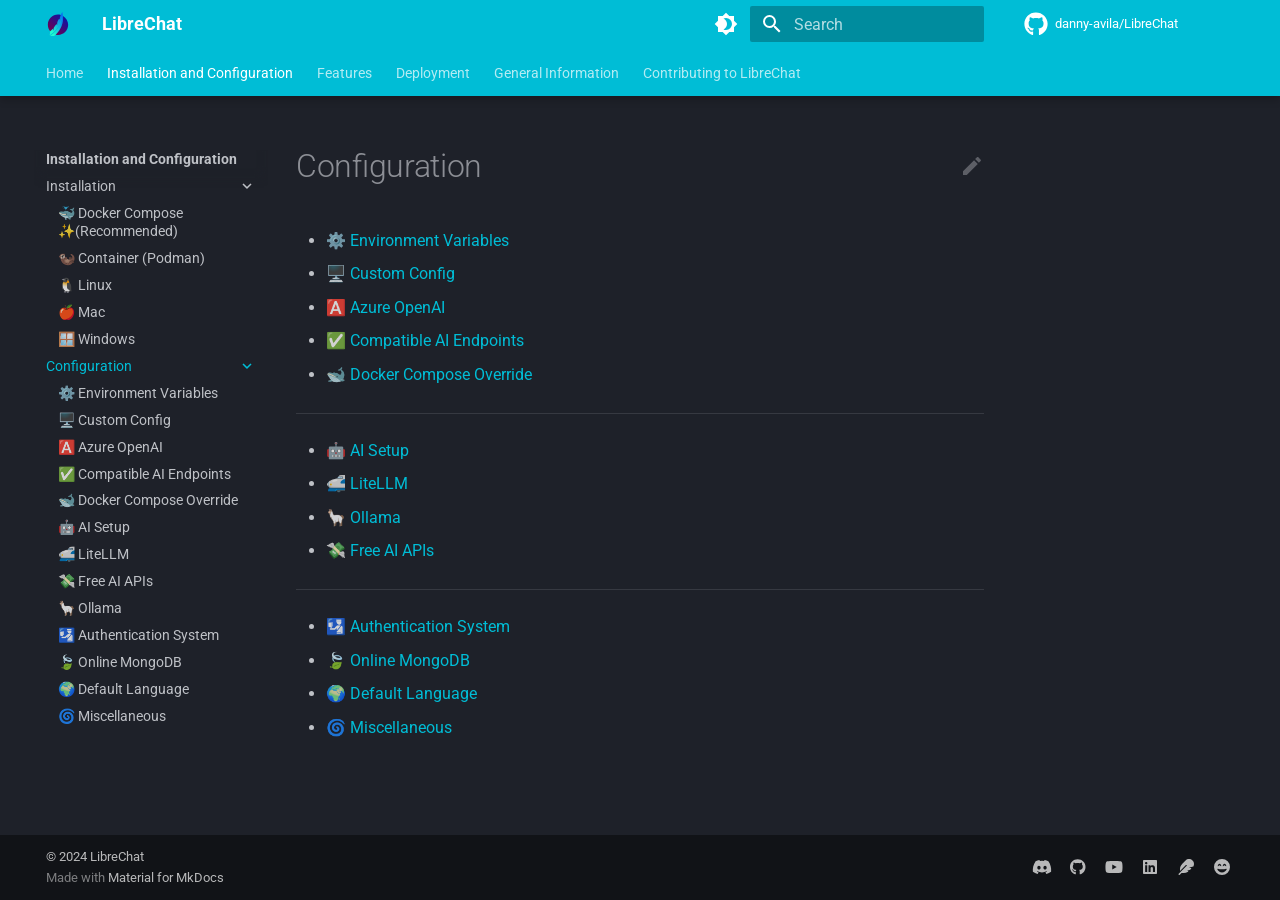
<file: install/configuration/index.html>
<!DOCTYPE html>
<html class="no-js" lang="en">
 <head>
  <meta charset="utf-8"/>
  <meta content="width=device-width,initial-scale=1" name="viewport"/>
  <meta content="⚙️ This section provides detailed guides on how to configure LibreChat to suit your needs and preferences. You will learn how to set up various environment variables, customize your Docker settings, choose your AI models and APIs, enable user authentication, connect to online MongoDB, change the default language, and more." name="description"/>
  <link href="custom_config.html" rel="prev"/>
  <link href="azure_openai.html" rel="next"/>
  <link href="../../assets/favicon_package/favicon-32x32.png" rel="icon"/>
  <meta content="mkdocs-1.5.3, mkdocs-material-9.5.17" name="generator"/>
  <title>
   Configuration - LibreChat
  </title>
  <link href="../../assets/stylesheets/main.bcfcd587.min.css" rel="stylesheet"/>
  <link href="../../assets/stylesheets/palette.06af60db.min.css" rel="stylesheet"/>
  <link crossorigin="" href="https://fonts.gstatic.com" rel="preconnect"/>
  <link href="https://fonts.googleapis.com/css?family=Roboto:300,300i,400,400i,700,700i%7CRoboto+Mono:400,400i,700,700i&amp;display=fallback" rel="stylesheet"/>
  <style>
   :root{--md-text-font:"Roboto";--md-code-font:"Roboto Mono"}
  </style>
  <script>
   __md_scope=new URL("../..",location),__md_hash=e=>[...e].reduce((e,_)=>(e<<5)-e+_.charCodeAt(0),0),__md_get=(e,_=localStorage,t=__md_scope)=>JSON.parse(_.getItem(t.pathname+"."+e)),__md_set=(e,_,t=localStorage,a=__md_scope)=>{try{t.setItem(a.pathname+"."+e,JSON.stringify(_))}catch(e){}}
  </script>
  <meta content="article" property="og:type"/>
  <meta content="Configuration" property="og:title"/>
  <meta content="⚙️ This section provides detailed guides on how to configure LibreChat to suit your needs and preferences. You will learn how to set up various environment variables, customize your Docker settings, choose your AI models and APIs, enable user authentication, connect to online MongoDB, change the default language, and more." property="og:description"/>
  <meta content="LibreChat" property="og:site_name"/>
  <meta content="en_us" property="og:locale"/>
  <meta content="Noneinstall/configuration/index.html" property="og:url"/>
  <meta content="summary" property="twitter:card"/>
  <meta content="Configuration" property="twitter:title"/>
  <meta content="⚙️ This section provides detailed guides on how to configure LibreChat to suit your needs and preferences. You will learn how to set up various environment variables, customize your Docker settings, choose your AI models and APIs, enable user authentication, connect to online MongoDB, change the default language, and more." property="twitter:description"/>
 </head>
 <body data-md-color-accent="purple" data-md-color-primary="cyan" data-md-color-scheme="slate" dir="ltr">
  <input autocomplete="off" class="md-toggle" data-md-toggle="drawer" id="__drawer" type="checkbox"/>
  <input autocomplete="off" class="md-toggle" data-md-toggle="search" id="__search" type="checkbox"/>
  <label class="md-overlay" for="__drawer">
  </label>
  <div data-md-component="skip">
   <a class="md-skip" href="#configuration">
    Skip to content
   </a>
  </div>
  <div data-md-component="announce">
  </div>
  <header class="md-header md-header--shadow md-header--lifted" data-md-component="header">
   <nav aria-label="Header" class="md-header__inner md-grid">
    <a aria-label="LibreChat" class="md-header__button md-logo" data-md-component="logo" href="../../index.html" title="LibreChat">
     <img alt="logo" src="../../assets/LibreChat.svg"/>
    </a>
    <label class="md-header__button md-icon" for="__drawer">
     <svg viewbox="0 0 24 24" xmlns="http://www.w3.org/2000/svg">
      <path d="M3 6h18v2H3V6m0 5h18v2H3v-2m0 5h18v2H3v-2Z">
      </path>
     </svg>
    </label>
    <div class="md-header__title" data-md-component="header-title">
     <div class="md-header__ellipsis">
      <div class="md-header__topic">
       <span class="md-ellipsis">
        LibreChat
       </span>
      </div>
      <div class="md-header__topic" data-md-component="header-topic">
       <span class="md-ellipsis">
        Configuration
       </span>
      </div>
     </div>
    </div>
    <form class="md-header__option" data-md-component="palette">
     <input aria-label="Switch to light mode" class="md-option" data-md-color-accent="purple" data-md-color-media="" data-md-color-primary="cyan" data-md-color-scheme="slate" id="__palette_0" name="__palette" type="radio"/>
     <label class="md-header__button md-icon" for="__palette_1" hidden="" title="Switch to light mode">
      <svg viewbox="0 0 24 24" xmlns="http://www.w3.org/2000/svg">
       <path d="M12 18c-.89 0-1.74-.2-2.5-.55C11.56 16.5 13 14.42 13 12c0-2.42-1.44-4.5-3.5-5.45C10.26 6.2 11.11 6 12 6a6 6 0 0 1 6 6 6 6 0 0 1-6 6m8-9.31V4h-4.69L12 .69 8.69 4H4v4.69L.69 12 4 15.31V20h4.69L12 23.31 15.31 20H20v-4.69L23.31 12 20 8.69Z">
       </path>
      </svg>
     </label>
     <input aria-label="Switch to dark mode" class="md-option" data-md-color-accent="purple" data-md-color-media="" data-md-color-primary="cyan" data-md-color-scheme="default" id="__palette_1" name="__palette" type="radio"/>
     <label class="md-header__button md-icon" for="__palette_0" hidden="" title="Switch to dark mode">
      <svg viewbox="0 0 24 24" xmlns="http://www.w3.org/2000/svg">
       <path d="M12 8a4 4 0 0 0-4 4 4 4 0 0 0 4 4 4 4 0 0 0 4-4 4 4 0 0 0-4-4m0 10a6 6 0 0 1-6-6 6 6 0 0 1 6-6 6 6 0 0 1 6 6 6 6 0 0 1-6 6m8-9.31V4h-4.69L12 .69 8.69 4H4v4.69L.69 12 4 15.31V20h4.69L12 23.31 15.31 20H20v-4.69L23.31 12 20 8.69Z">
       </path>
      </svg>
     </label>
    </form>
    <script>
     var media,input,key,value,palette=__md_get("__palette");if(palette&&palette.color){"(prefers-color-scheme)"===palette.color.media&&(media=matchMedia("(prefers-color-scheme: light)"),input=document.querySelector(media.matches?"[data-md-color-media='(prefers-color-scheme: light)']":"[data-md-color-media='(prefers-color-scheme: dark)']"),palette.color.media=input.getAttribute("data-md-color-media"),palette.color.scheme=input.getAttribute("data-md-color-scheme"),palette.color.primary=input.getAttribute("data-md-color-primary"),palette.color.accent=input.getAttribute("data-md-color-accent"));for([key,value]of Object.entries(palette.color))document.body.setAttribute("data-md-color-"+key,value)}
    </script>
    <label class="md-header__button md-icon" for="__search">
     <svg viewbox="0 0 24 24" xmlns="http://www.w3.org/2000/svg">
      <path d="M9.5 3A6.5 6.5 0 0 1 16 9.5c0 1.61-.59 3.09-1.56 4.23l.27.27h.79l5 5-1.5 1.5-5-5v-.79l-.27-.27A6.516 6.516 0 0 1 9.5 16 6.5 6.5 0 0 1 3 9.5 6.5 6.5 0 0 1 9.5 3m0 2C7 5 5 7 5 9.5S7 14 9.5 14 14 12 14 9.5 12 5 9.5 5Z">
      </path>
     </svg>
    </label>
    <div class="md-search" data-md-component="search" role="dialog">
     <label class="md-search__overlay" for="__search">
     </label>
     <div class="md-search__inner" role="search">
      <form class="md-search__form" name="search">
       <input aria-label="Search" autocapitalize="off" autocomplete="off" autocorrect="off" class="md-search__input" data-md-component="search-query" name="query" placeholder="Search" required="" spellcheck="false" type="text"/>
       <label class="md-search__icon md-icon" for="__search">
        <svg viewbox="0 0 24 24" xmlns="http://www.w3.org/2000/svg">
         <path d="M9.5 3A6.5 6.5 0 0 1 16 9.5c0 1.61-.59 3.09-1.56 4.23l.27.27h.79l5 5-1.5 1.5-5-5v-.79l-.27-.27A6.516 6.516 0 0 1 9.5 16 6.5 6.5 0 0 1 3 9.5 6.5 6.5 0 0 1 9.5 3m0 2C7 5 5 7 5 9.5S7 14 9.5 14 14 12 14 9.5 12 5 9.5 5Z">
         </path>
        </svg>
        <svg viewbox="0 0 24 24" xmlns="http://www.w3.org/2000/svg">
         <path d="M20 11v2H8l5.5 5.5-1.42 1.42L4.16 12l7.92-7.92L13.5 5.5 8 11h12Z">
         </path>
        </svg>
       </label>
       <nav aria-label="Search" class="md-search__options">
        <button aria-label="Clear" class="md-search__icon md-icon" tabindex="-1" title="Clear" type="reset">
         <svg viewbox="0 0 24 24" xmlns="http://www.w3.org/2000/svg">
          <path d="M19 6.41 17.59 5 12 10.59 6.41 5 5 6.41 10.59 12 5 17.59 6.41 19 12 13.41 17.59 19 19 17.59 13.41 12 19 6.41Z">
          </path>
         </svg>
        </button>
       </nav>
      </form>
      <div class="md-search__output">
       <div class="md-search__scrollwrap" data-md-scrollfix="">
        <div class="md-search-result" data-md-component="search-result">
         <div class="md-search-result__meta">
          Initializing search
         </div>
         <ol class="md-search-result__list" role="presentation">
         </ol>
        </div>
       </div>
      </div>
     </div>
    </div>
    <div class="md-header__source">
     <a class="md-source" data-md-component="source" href="https://github.com/danny-avila/LibreChat" title="Go to repository">
      <div class="md-source__icon md-icon">
       <svg viewbox="0 0 496 512" xmlns="http://www.w3.org/2000/svg">
        <!--! Font Awesome Free 6.5.1 by @fontawesome - https://fontawesome.com License - https://fontawesome.com/license/free (Icons: CC BY 4.0, Fonts: SIL OFL 1.1, Code: MIT License) Copyright 2023 Fonticons, Inc.-->
        <path d="M165.9 397.4c0 2-2.3 3.6-5.2 3.6-3.3.3-5.6-1.3-5.6-3.6 0-2 2.3-3.6 5.2-3.6 3-.3 5.6 1.3 5.6 3.6zm-31.1-4.5c-.7 2 1.3 4.3 4.3 4.9 2.6 1 5.6 0 6.2-2s-1.3-4.3-4.3-5.2c-2.6-.7-5.5.3-6.2 2.3zm44.2-1.7c-2.9.7-4.9 2.6-4.6 4.9.3 2 2.9 3.3 5.9 2.6 2.9-.7 4.9-2.6 4.6-4.6-.3-1.9-3-3.2-5.9-2.9zM244.8 8C106.1 8 0 113.3 0 252c0 110.9 69.8 205.8 169.5 239.2 12.8 2.3 17.3-5.6 17.3-12.1 0-6.2-.3-40.4-.3-61.4 0 0-70 15-84.7-29.8 0 0-11.4-29.1-27.8-36.6 0 0-22.9-15.7 1.6-15.4 0 0 24.9 2 38.6 25.8 21.9 38.6 58.6 27.5 72.9 20.9 2.3-16 8.8-27.1 16-33.7-55.9-6.2-112.3-14.3-112.3-110.5 0-27.5 7.6-41.3 23.6-58.9-2.6-6.5-11.1-33.3 2.6-67.9 20.9-6.5 69 27 69 27 20-5.6 41.5-8.5 62.8-8.5s42.8 2.9 62.8 8.5c0 0 48.1-33.6 69-27 13.7 34.7 5.2 61.4 2.6 67.9 16 17.7 25.8 31.5 25.8 58.9 0 96.5-58.9 104.2-114.8 110.5 9.2 7.9 17 22.9 17 46.4 0 33.7-.3 75.4-.3 83.6 0 6.5 4.6 14.4 17.3 12.1C428.2 457.8 496 362.9 496 252 496 113.3 383.5 8 244.8 8zM97.2 352.9c-1.3 1-1 3.3.7 5.2 1.6 1.6 3.9 2.3 5.2 1 1.3-1 1-3.3-.7-5.2-1.6-1.6-3.9-2.3-5.2-1zm-10.8-8.1c-.7 1.3.3 2.9 2.3 3.9 1.6 1 3.6.7 4.3-.7.7-1.3-.3-2.9-2.3-3.9-2-.6-3.6-.3-4.3.7zm32.4 35.6c-1.6 1.3-1 4.3 1.3 6.2 2.3 2.3 5.2 2.6 6.5 1 1.3-1.3.7-4.3-1.3-6.2-2.2-2.3-5.2-2.6-6.5-1zm-11.4-14.7c-1.6 1-1.6 3.6 0 5.9 1.6 2.3 4.3 3.3 5.6 2.3 1.6-1.3 1.6-3.9 0-6.2-1.4-2.3-4-3.3-5.6-2z">
        </path>
       </svg>
      </div>
      <div class="md-source__repository">
       danny-avila/LibreChat
      </div>
     </a>
    </div>
   </nav>
   <nav aria-label="Tabs" class="md-tabs" data-md-component="tabs">
    <div class="md-grid">
     <ul class="md-tabs__list">
      <li class="md-tabs__item">
       <a class="md-tabs__link" href="../../index.html">
        Home
       </a>
      </li>
      <li class="md-tabs__item md-tabs__item--active">
       <a class="md-tabs__link" href="../index.html">
        Installation and Configuration
       </a>
      </li>
      <li class="md-tabs__item">
       <a class="md-tabs__link" href="../../features/index.html">
        Features
       </a>
      </li>
      <li class="md-tabs__item">
       <a class="md-tabs__link" href="../../deployment/index.html">
        Deployment
       </a>
      </li>
      <li class="md-tabs__item">
       <a class="md-tabs__link" href="../../general_info/index.html">
        General Information
       </a>
      </li>
      <li class="md-tabs__item">
       <a class="md-tabs__link" href="../../contributions/index.html">
        Contributing to LibreChat
       </a>
      </li>
     </ul>
    </div>
   </nav>
  </header>
  <div class="md-container" data-md-component="container">
   <main class="md-main" data-md-component="main">
    <div class="md-main__inner md-grid">
     <div class="md-sidebar md-sidebar--primary" data-md-component="sidebar" data-md-type="navigation">
      <div class="md-sidebar__scrollwrap">
       <div class="md-sidebar__inner">
        <nav aria-label="Navigation" class="md-nav md-nav--primary md-nav--lifted" data-md-level="0">
         <label class="md-nav__title" for="__drawer">
          <a aria-label="LibreChat" class="md-nav__button md-logo" data-md-component="logo" href="../../index.html" title="LibreChat">
           <img alt="logo" src="../../assets/LibreChat.svg"/>
          </a>
          LibreChat
         </label>
         <div class="md-nav__source">
          <a class="md-source" data-md-component="source" href="https://github.com/danny-avila/LibreChat" title="Go to repository">
           <div class="md-source__icon md-icon">
            <svg viewbox="0 0 496 512" xmlns="http://www.w3.org/2000/svg">
             <!--! Font Awesome Free 6.5.1 by @fontawesome - https://fontawesome.com License - https://fontawesome.com/license/free (Icons: CC BY 4.0, Fonts: SIL OFL 1.1, Code: MIT License) Copyright 2023 Fonticons, Inc.-->
             <path d="M165.9 397.4c0 2-2.3 3.6-5.2 3.6-3.3.3-5.6-1.3-5.6-3.6 0-2 2.3-3.6 5.2-3.6 3-.3 5.6 1.3 5.6 3.6zm-31.1-4.5c-.7 2 1.3 4.3 4.3 4.9 2.6 1 5.6 0 6.2-2s-1.3-4.3-4.3-5.2c-2.6-.7-5.5.3-6.2 2.3zm44.2-1.7c-2.9.7-4.9 2.6-4.6 4.9.3 2 2.9 3.3 5.9 2.6 2.9-.7 4.9-2.6 4.6-4.6-.3-1.9-3-3.2-5.9-2.9zM244.8 8C106.1 8 0 113.3 0 252c0 110.9 69.8 205.8 169.5 239.2 12.8 2.3 17.3-5.6 17.3-12.1 0-6.2-.3-40.4-.3-61.4 0 0-70 15-84.7-29.8 0 0-11.4-29.1-27.8-36.6 0 0-22.9-15.7 1.6-15.4 0 0 24.9 2 38.6 25.8 21.9 38.6 58.6 27.5 72.9 20.9 2.3-16 8.8-27.1 16-33.7-55.9-6.2-112.3-14.3-112.3-110.5 0-27.5 7.6-41.3 23.6-58.9-2.6-6.5-11.1-33.3 2.6-67.9 20.9-6.5 69 27 69 27 20-5.6 41.5-8.5 62.8-8.5s42.8 2.9 62.8 8.5c0 0 48.1-33.6 69-27 13.7 34.7 5.2 61.4 2.6 67.9 16 17.7 25.8 31.5 25.8 58.9 0 96.5-58.9 104.2-114.8 110.5 9.2 7.9 17 22.9 17 46.4 0 33.7-.3 75.4-.3 83.6 0 6.5 4.6 14.4 17.3 12.1C428.2 457.8 496 362.9 496 252 496 113.3 383.5 8 244.8 8zM97.2 352.9c-1.3 1-1 3.3.7 5.2 1.6 1.6 3.9 2.3 5.2 1 1.3-1 1-3.3-.7-5.2-1.6-1.6-3.9-2.3-5.2-1zm-10.8-8.1c-.7 1.3.3 2.9 2.3 3.9 1.6 1 3.6.7 4.3-.7.7-1.3-.3-2.9-2.3-3.9-2-.6-3.6-.3-4.3.7zm32.4 35.6c-1.6 1.3-1 4.3 1.3 6.2 2.3 2.3 5.2 2.6 6.5 1 1.3-1.3.7-4.3-1.3-6.2-2.2-2.3-5.2-2.6-6.5-1zm-11.4-14.7c-1.6 1-1.6 3.6 0 5.9 1.6 2.3 4.3 3.3 5.6 2.3 1.6-1.3 1.6-3.9 0-6.2-1.4-2.3-4-3.3-5.6-2z">
             </path>
            </svg>
           </div>
           <div class="md-source__repository">
            danny-avila/LibreChat
           </div>
          </a>
         </div>
         <ul class="md-nav__list" data-md-scrollfix="">
          <li class="md-nav__item">
           <a class="md-nav__link" href="../../index.html">
            <span class="md-ellipsis">
             Home
            </span>
           </a>
          </li>
          <li class="md-nav__item md-nav__item--active md-nav__item--section md-nav__item--nested">
           <input checked="" class="md-nav__toggle md-toggle" id="__nav_2" type="checkbox"/>
           <div class="md-nav__link md-nav__container">
            <a class="md-nav__link" href="../index.html">
             <span class="md-ellipsis">
              Installation and Configuration
             </span>
            </a>
            <label class="md-nav__link" for="__nav_2" id="__nav_2_label" tabindex="">
             <span class="md-nav__icon md-icon">
             </span>
            </label>
           </div>
           <nav aria-expanded="true" aria-labelledby="__nav_2_label" class="md-nav" data-md-level="1">
            <label class="md-nav__title" for="__nav_2">
             <span class="md-nav__icon md-icon">
             </span>
             Installation and Configuration
            </label>
            <ul class="md-nav__list" data-md-scrollfix="">
             <li class="md-nav__item md-nav__item--nested">
              <input class="md-nav__toggle md-toggle md-toggle--indeterminate" id="__nav_2_2" type="checkbox"/>
              <div class="md-nav__link md-nav__container">
               <a class="md-nav__link" href="../installation/index.html">
                <span class="md-ellipsis">
                 Installation
                </span>
               </a>
               <label class="md-nav__link" for="__nav_2_2" id="__nav_2_2_label" tabindex="0">
                <span class="md-nav__icon md-icon">
                </span>
               </label>
              </div>
              <nav aria-expanded="false" aria-labelledby="__nav_2_2_label" class="md-nav" data-md-level="2">
               <label class="md-nav__title" for="__nav_2_2">
                <span class="md-nav__icon md-icon">
                </span>
                Installation
               </label>
               <ul class="md-nav__list" data-md-scrollfix="">
                <li class="md-nav__item">
                 <a class="md-nav__link" href="../installation/docker_compose_install.html">
                  <span class="md-ellipsis">
                   🐳 Docker Compose ✨(Recommended)
                  </span>
                 </a>
                </li>
                <li class="md-nav__item">
                 <a class="md-nav__link" href="../installation/container_install.html">
                  <span class="md-ellipsis">
                   🦦 Container (Podman)
                  </span>
                 </a>
                </li>
                <li class="md-nav__item">
                 <a class="md-nav__link" href="../installation/linux_install.html">
                  <span class="md-ellipsis">
                   🐧 Linux
                  </span>
                 </a>
                </li>
                <li class="md-nav__item">
                 <a class="md-nav__link" href="../installation/mac_install.html">
                  <span class="md-ellipsis">
                   🍎 Mac
                  </span>
                 </a>
                </li>
                <li class="md-nav__item">
                 <a class="md-nav__link" href="../installation/windows_install.html">
                  <span class="md-ellipsis">
                   🪟 Windows
                  </span>
                 </a>
                </li>
               </ul>
              </nav>
             </li>
             <li class="md-nav__item md-nav__item--active md-nav__item--nested">
              <input checked="" class="md-nav__toggle md-toggle" id="__nav_2_3" type="checkbox"/>
              <div class="md-nav__link md-nav__container">
               <a class="md-nav__link md-nav__link--active" href="index.html">
                <span class="md-ellipsis">
                 Configuration
                </span>
               </a>
               <label class="md-nav__link md-nav__link--active" for="__nav_2_3" id="__nav_2_3_label" tabindex="0">
                <span class="md-nav__icon md-icon">
                </span>
               </label>
              </div>
              <nav aria-expanded="true" aria-labelledby="__nav_2_3_label" class="md-nav" data-md-level="2">
               <label class="md-nav__title" for="__nav_2_3">
                <span class="md-nav__icon md-icon">
                </span>
                Configuration
               </label>
               <ul class="md-nav__list" data-md-scrollfix="">
                <li class="md-nav__item">
                 <a class="md-nav__link" href="dotenv.html">
                  <span class="md-ellipsis">
                   ⚙️ Environment Variables
                  </span>
                 </a>
                </li>
                <li class="md-nav__item">
                 <a class="md-nav__link" href="custom_config.html">
                  <span class="md-ellipsis">
                   🖥️ Custom Config
                  </span>
                 </a>
                </li>
                <li class="md-nav__item">
                 <a class="md-nav__link" href="azure_openai.html">
                  <span class="md-ellipsis">
                   🅰️ Azure OpenAI
                  </span>
                 </a>
                </li>
                <li class="md-nav__item">
                 <a class="md-nav__link" href="ai_endpoints.html">
                  <span class="md-ellipsis">
                   ✅ Compatible AI Endpoints
                  </span>
                 </a>
                </li>
                <li class="md-nav__item">
                 <a class="md-nav__link" href="docker_override.html">
                  <span class="md-ellipsis">
                   🐋 Docker Compose Override
                  </span>
                 </a>
                </li>
                <li class="md-nav__item">
                 <a class="md-nav__link" href="ai_setup.html">
                  <span class="md-ellipsis">
                   🤖 AI Setup
                  </span>
                 </a>
                </li>
                <li class="md-nav__item">
                 <a class="md-nav__link" href="litellm.html">
                  <span class="md-ellipsis">
                   🚅 LiteLLM
                  </span>
                 </a>
                </li>
                <li class="md-nav__item">
                 <a class="md-nav__link" href="free_ai_apis.html">
                  <span class="md-ellipsis">
                   💸 Free AI APIs
                  </span>
                 </a>
                </li>
                <li class="md-nav__item">
                 <a class="md-nav__link" href="ollama.html">
                  <span class="md-ellipsis">
                   🦙 Ollama
                  </span>
                 </a>
                </li>
                <li class="md-nav__item">
                 <a class="md-nav__link" href="user_auth_system.html">
                  <span class="md-ellipsis">
                   🛂 Authentication System
                  </span>
                 </a>
                </li>
                <li class="md-nav__item">
                 <a class="md-nav__link" href="mongodb.html">
                  <span class="md-ellipsis">
                   🍃 Online MongoDB
                  </span>
                 </a>
                </li>
                <li class="md-nav__item">
                 <a class="md-nav__link" href="default_language.html">
                  <span class="md-ellipsis">
                   🌍 Default Language
                  </span>
                 </a>
                </li>
                <li class="md-nav__item">
                 <a class="md-nav__link" href="misc.html">
                  <span class="md-ellipsis">
                   🌀 Miscellaneous
                  </span>
                 </a>
                </li>
               </ul>
              </nav>
             </li>
            </ul>
           </nav>
          </li>
          <li class="md-nav__item md-nav__item--nested">
           <input class="md-nav__toggle md-toggle md-toggle--indeterminate" id="__nav_3" type="checkbox"/>
           <div class="md-nav__link md-nav__container">
            <a class="md-nav__link" href="../../features/index.html">
             <span class="md-ellipsis">
              Features
             </span>
            </a>
            <label class="md-nav__link" for="__nav_3" id="__nav_3_label" tabindex="0">
             <span class="md-nav__icon md-icon">
             </span>
            </label>
           </div>
           <nav aria-expanded="false" aria-labelledby="__nav_3_label" class="md-nav" data-md-level="1">
            <label class="md-nav__title" for="__nav_3">
             <span class="md-nav__icon md-icon">
             </span>
             Features
            </label>
            <ul class="md-nav__list" data-md-scrollfix="">
             <li class="md-nav__item md-nav__item--nested">
              <input class="md-nav__toggle md-toggle md-toggle--indeterminate" id="__nav_3_2" type="checkbox"/>
              <div class="md-nav__link md-nav__container">
               <a class="md-nav__link" href="../../features/plugins/index.html">
                <span class="md-ellipsis">
                 Plugins
                </span>
               </a>
               <label class="md-nav__link" for="__nav_3_2" id="__nav_3_2_label" tabindex="0">
                <span class="md-nav__icon md-icon">
                </span>
               </label>
              </div>
              <nav aria-expanded="false" aria-labelledby="__nav_3_2_label" class="md-nav" data-md-level="2">
               <label class="md-nav__title" for="__nav_3_2">
                <span class="md-nav__icon md-icon">
                </span>
                Plugins
               </label>
               <ul class="md-nav__list" data-md-scrollfix="">
                <li class="md-nav__item">
                 <a class="md-nav__link" href="../../features/plugins/introduction.html">
                  <span class="md-ellipsis">
                   🔌 Introduction
                  </span>
                 </a>
                </li>
                <li class="md-nav__item">
                 <a class="md-nav__link" href="../../features/plugins/make_your_own.html">
                  <span class="md-ellipsis">
                   🛠️ Make Your Own
                  </span>
                 </a>
                </li>
                <li class="md-nav__item">
                 <a class="md-nav__link" href="../../features/plugins/chatgpt_plugins_openapi.html">
                  <span class="md-ellipsis">
                   🧑‍💼 Official ChatGPT Plugins
                  </span>
                 </a>
                </li>
                <li class="md-nav__item">
                 <a class="md-nav__link" href="../../features/plugins/google_search.html">
                  <span class="md-ellipsis">
                   🔎 Google Search
                  </span>
                 </a>
                </li>
                <li class="md-nav__item">
                 <a class="md-nav__link" href="../../features/plugins/stable_diffusion.html">
                  <span class="md-ellipsis">
                   🖌️ Stable Diffusion
                  </span>
                 </a>
                </li>
                <li class="md-nav__item">
                 <a class="md-nav__link" href="../../features/plugins/wolfram.html">
                  <span class="md-ellipsis">
                   🧠 Wolfram|Alpha
                  </span>
                 </a>
                </li>
                <li class="md-nav__item">
                 <a class="md-nav__link" href="../../features/plugins/azure_ai_search.html">
                  <span class="md-ellipsis">
                   ⚡ Azure AI Search
                  </span>
                 </a>
                </li>
               </ul>
              </nav>
             </li>
             <li class="md-nav__item">
              <a class="md-nav__link" href="../../features/presets.html">
               <span class="md-ellipsis">
                🔖 Presets
               </span>
              </a>
             </li>
             <li class="md-nav__item">
              <a class="md-nav__link" href="../../features/mod_system.html">
               <span class="md-ellipsis">
                🔨 Automated Moderation
               </span>
              </a>
             </li>
             <li class="md-nav__item">
              <a class="md-nav__link" href="../../features/token_usage.html">
               <span class="md-ellipsis">
                🪙 Token Usage
               </span>
              </a>
             </li>
             <li class="md-nav__item">
              <a class="md-nav__link" href="../../features/firebase.html">
               <span class="md-ellipsis">
                🔥 Firebase CDN Setup
               </span>
              </a>
             </li>
             <li class="md-nav__item">
              <a class="md-nav__link" href="../../features/manage_your_database.html">
               <span class="md-ellipsis">
                🍃 Manage Your Database
               </span>
              </a>
             </li>
             <li class="md-nav__item">
              <a class="md-nav__link" href="../../features/logging_system.html">
               <span class="md-ellipsis">
                🪵 Logging System
               </span>
              </a>
             </li>
             <li class="md-nav__item">
              <a class="md-nav__link" href="../../features/bing_jailbreak.html">
               <span class="md-ellipsis">
                😈 Bing Jailbreak
               </span>
              </a>
             </li>
             <li class="md-nav__item">
              <a class="md-nav__link" href="../../features/third_party.html">
               <span class="md-ellipsis">
                ✨ Third-Party Tools and Contributions
               </span>
              </a>
             </li>
            </ul>
           </nav>
          </li>
          <li class="md-nav__item md-nav__item--nested">
           <input class="md-nav__toggle md-toggle md-toggle--indeterminate" id="__nav_4" type="checkbox"/>
           <div class="md-nav__link md-nav__container">
            <a class="md-nav__link" href="../../deployment/index.html">
             <span class="md-ellipsis">
              Deployment
             </span>
            </a>
            <label class="md-nav__link" for="__nav_4" id="__nav_4_label" tabindex="0">
             <span class="md-nav__icon md-icon">
             </span>
            </label>
           </div>
           <nav aria-expanded="false" aria-labelledby="__nav_4_label" class="md-nav" data-md-level="1">
            <label class="md-nav__title" for="__nav_4">
             <span class="md-nav__icon md-icon">
             </span>
             Deployment
            </label>
            <ul class="md-nav__list" data-md-scrollfix="">
             <li class="md-nav__item">
              <a class="md-nav__link" href="../../deployment/introduction.html">
               <span class="md-ellipsis">
                🌐 Deployment Introduction
               </span>
              </a>
             </li>
             <li class="md-nav__item">
              <a class="md-nav__link" href="../../deployment/digitalocean.html">
               <span class="md-ellipsis">
                🌊 DigitalOcean ✨(Recommended)
               </span>
              </a>
             </li>
             <li class="md-nav__item">
              <a class="md-nav__link" href="../../deployment/docker_ubuntu_deploy.html">
               <span class="md-ellipsis">
                🐳 Ubuntu Docker Deployment
               </span>
              </a>
             </li>
             <li class="md-nav__item">
              <a class="md-nav__link" href="../../deployment/huggingface.html">
               <span class="md-ellipsis">
                🤗 HuggingFace
               </span>
              </a>
             </li>
             <li class="md-nav__item">
              <a class="md-nav__link" href="../../deployment/railway.html">
               <span class="md-ellipsis">
                🛤️ Railway (one-click)
               </span>
              </a>
             </li>
             <li class="md-nav__item">
              <a class="md-nav__link" href="../../deployment/linode.html">
               <span class="md-ellipsis">
                🐧 Linode
               </span>
              </a>
             </li>
             <li class="md-nav__item">
              <a class="md-nav__link" href="../../deployment/azure-terraform.html">
               <span class="md-ellipsis">
                ⚡ Azure
               </span>
              </a>
             </li>
             <li class="md-nav__item">
              <a class="md-nav__link" href="../../deployment/render.html">
               <span class="md-ellipsis">
                ⏹️ Render
               </span>
              </a>
             </li>
             <li class="md-nav__item">
              <a class="md-nav__link" href="../../deployment/meilisearch_in_render.html">
               <span class="md-ellipsis">
                🔎 Meilisearch in Render
               </span>
              </a>
             </li>
             <li class="md-nav__item">
              <a class="md-nav__link" href="../../deployment/hetzner_ubuntu.html">
               <span class="md-ellipsis">
                🏗️ Hetzner
               </span>
              </a>
             </li>
             <li class="md-nav__item">
              <a class="md-nav__link" href="../../deployment/heroku.html">
               <span class="md-ellipsis">
                🌈 Heroku
               </span>
              </a>
             </li>
             <li class="md-nav__item">
              <a class="md-nav__link" href="../../deployment/zeabur.html">
               <span class="md-ellipsis">
                🦓 Zeabur
               </span>
              </a>
             </li>
             <li class="md-nav__item">
              <a class="md-nav__link" href="../../deployment/cloudflare.html">
               <span class="md-ellipsis">
                ☁️ Cloudflare
               </span>
              </a>
             </li>
             <li class="md-nav__item">
              <a class="md-nav__link" href="../../deployment/nginx.html">
               <span class="md-ellipsis">
                ↪️ Nginx
               </span>
              </a>
             </li>
             <li class="md-nav__item">
              <a class="md-nav__link" href="../../deployment/ngrok.html">
               <span class="md-ellipsis">
                🪨 Ngrok
               </span>
              </a>
             </li>
             <li class="md-nav__item">
              <a class="md-nav__link" href="../../deployment/traefik.html">
               <span class="md-ellipsis">
                🚦 Traefik
               </span>
              </a>
             </li>
            </ul>
           </nav>
          </li>
          <li class="md-nav__item md-nav__item--nested">
           <input class="md-nav__toggle md-toggle md-toggle--indeterminate" id="__nav_5" type="checkbox"/>
           <div class="md-nav__link md-nav__container">
            <a class="md-nav__link" href="../../general_info/index.html">
             <span class="md-ellipsis">
              General Information
             </span>
            </a>
            <label class="md-nav__link" for="__nav_5" id="__nav_5_label" tabindex="0">
             <span class="md-nav__icon md-icon">
             </span>
            </label>
           </div>
           <nav aria-expanded="false" aria-labelledby="__nav_5_label" class="md-nav" data-md-level="1">
            <label class="md-nav__title" for="__nav_5">
             <span class="md-nav__icon md-icon">
             </span>
             General Information
            </label>
            <ul class="md-nav__list" data-md-scrollfix="">
             <li class="md-nav__item">
              <a class="md-nav__link" href="../../general_info/breaking_changes.html">
               <span class="md-ellipsis">
                ⚠️ Breaking Changes
               </span>
              </a>
             </li>
             <li class="md-nav__item">
              <a class="md-nav__link" href="../../general_info/multilingual_information.html">
               <span class="md-ellipsis">
                🌍 Multilingual Information
               </span>
              </a>
             </li>
             <li class="md-nav__item">
              <a class="md-nav__link" href="../../general_info/project_origin.html">
               <span class="md-ellipsis">
                🧭 Origin
               </span>
              </a>
             </li>
             <li class="md-nav__item">
              <a class="md-nav__link" href="../../general_info/tech_stack.html">
               <span class="md-ellipsis">
                🧑‍💻 Tech Stack
               </span>
              </a>
             </li>
            </ul>
           </nav>
          </li>
          <li class="md-nav__item md-nav__item--nested">
           <input class="md-nav__toggle md-toggle md-toggle--indeterminate" id="__nav_6" type="checkbox"/>
           <div class="md-nav__link md-nav__container">
            <a class="md-nav__link" href="../../contributions/index.html">
             <span class="md-ellipsis">
              Contributing to LibreChat
             </span>
            </a>
            <label class="md-nav__link" for="__nav_6" id="__nav_6_label" tabindex="0">
             <span class="md-nav__icon md-icon">
             </span>
            </label>
           </div>
           <nav aria-expanded="false" aria-labelledby="__nav_6_label" class="md-nav" data-md-level="1">
            <label class="md-nav__title" for="__nav_6">
             <span class="md-nav__icon md-icon">
             </span>
             Contributing to LibreChat
            </label>
            <ul class="md-nav__list" data-md-scrollfix="">
             <li class="md-nav__item">
              <a class="md-nav__link" href="../../contributions/how_to_contribute.html">
               <span class="md-ellipsis">
                🙌 Getting Started for Contributors
               </span>
              </a>
             </li>
             <li class="md-nav__item">
              <a class="md-nav__link" href="../../contributions/documentation_guidelines.html">
               <span class="md-ellipsis">
                📝 Documentation Guidelines
               </span>
              </a>
             </li>
             <li class="md-nav__item">
              <a class="md-nav__link" href="../../contributions/translation_contribution.html">
               <span class="md-ellipsis">
                🌍 Contribute a Translation
               </span>
              </a>
             </li>
             <li class="md-nav__item">
              <a class="md-nav__link" href="../../contributions/coding_conventions.html">
               <span class="md-ellipsis">
                🧑‍💻 Code Standards and Conventions
               </span>
              </a>
             </li>
             <li class="md-nav__item">
              <a class="md-nav__link" href="../../contributions/testing.html">
               <span class="md-ellipsis">
                🧪 Testing During Development
               </span>
              </a>
             </li>
            </ul>
           </nav>
          </li>
         </ul>
        </nav>
       </div>
      </div>
     </div>
     <div class="md-sidebar md-sidebar--secondary" data-md-component="sidebar" data-md-type="toc">
      <div class="md-sidebar__scrollwrap">
       <div class="md-sidebar__inner">
        <nav aria-label="Table of contents" class="md-nav md-nav--secondary">
        </nav>
       </div>
      </div>
     </div>
     <div class="md-content" data-md-component="content">
      <article class="md-content__inner md-typeset">
       <a class="md-content__button md-icon" href="https://github.com/danny-avila/LibreChat/blob/main/docs/install/configuration/index.md" title="Edit this page">
        <svg viewbox="0 0 24 24" xmlns="http://www.w3.org/2000/svg">
         <path d="M20.71 7.04c.39-.39.39-1.04 0-1.41l-2.34-2.34c-.37-.39-1.02-.39-1.41 0l-1.84 1.83 3.75 3.75M3 17.25V21h3.75L17.81 9.93l-3.75-3.75L3 17.25Z">
         </path>
        </svg>
       </a>
       <h1 id="configuration">
        Configuration
       </h1>
       <ul>
        <li>
         ⚙️
         <a href="dotenv.html">
          Environment Variables
         </a>
        </li>
        <li>
         🖥️
         <a href="custom_config.html">
          Custom Config
         </a>
        </li>
        <li>
         🅰️
         <a href="azure_openai.html">
          Azure OpenAI
         </a>
        </li>
        <li>
         ✅
         <a href="ai_endpoints.html">
          Compatible AI Endpoints
         </a>
        </li>
        <li>
         🐋
         <a href="docker_override.html">
          Docker Compose Override
         </a>
        </li>
       </ul>
       <hr/>
       <ul>
        <li>
         🤖
         <a href="ai_setup.html">
          AI Setup
         </a>
        </li>
        <li>
         🚅
         <a href="litellm.html">
          LiteLLM
         </a>
        </li>
        <li>
         🦙
         <a href="ollama.html">
          Ollama
         </a>
        </li>
        <li>
         💸
         <a href="free_ai_apis.html">
          Free AI APIs
         </a>
        </li>
       </ul>
       <hr/>
       <ul>
        <li>
         🛂
         <a href="user_auth_system.html">
          Authentication System
         </a>
        </li>
        <li>
         🍃
         <a href="mongodb.html">
          Online MongoDB
         </a>
        </li>
        <li>
         🌍
         <a href="default_language.html">
          Default Language
         </a>
        </li>
        <li>
         🌀
         <a href="misc.html">
          Miscellaneous
         </a>
        </li>
       </ul>
      </article>
     </div>
     <script>
      var target=document.getElementById(location.hash.slice(1));target&&target.name&&(target.checked=target.name.startsWith("__tabbed_"))
     </script>
    </div>
    <button class="md-top md-icon" data-md-component="top" hidden="" type="button">
     <svg viewbox="0 0 24 24" xmlns="http://www.w3.org/2000/svg">
      <path d="M13 20h-2V8l-5.5 5.5-1.42-1.42L12 4.16l7.92 7.92-1.42 1.42L13 8v12Z">
      </path>
     </svg>
     Back to top
    </button>
   </main>
   <footer class="md-footer">
    <div class="md-footer-meta md-typeset">
     <div class="md-footer-meta__inner md-grid">
      <div class="md-copyright">
       <div class="md-copyright__highlight">
        © 2024
        <a href="https://librechat.ai/" rel="noopener" target="_blank">
         LibreChat
        </a>
       </div>
       Made with
       <a href="https://squidfunk.github.io/mkdocs-material/" rel="noopener" target="_blank">
        Material for MkDocs
       </a>
      </div>
      <div class="md-social">
       <a class="md-social__link" href="https://discord.librechat.ai" rel="noopener" target="_blank" title="Discord">
        <svg viewbox="0 0 640 512" xmlns="http://www.w3.org/2000/svg">
         <!--! Font Awesome Free 6.5.1 by @fontawesome - https://fontawesome.com License - https://fontawesome.com/license/free (Icons: CC BY 4.0, Fonts: SIL OFL 1.1, Code: MIT License) Copyright 2023 Fonticons, Inc.-->
         <path d="M524.531 69.836a1.5 1.5 0 0 0-.764-.7A485.065 485.065 0 0 0 404.081 32.03a1.816 1.816 0 0 0-1.923.91 337.461 337.461 0 0 0-14.9 30.6 447.848 447.848 0 0 0-134.426 0 309.541 309.541 0 0 0-15.135-30.6 1.89 1.89 0 0 0-1.924-.91 483.689 483.689 0 0 0-119.688 37.107 1.712 1.712 0 0 0-.788.676C39.068 183.651 18.186 294.69 28.43 404.354a2.016 2.016 0 0 0 .765 1.375 487.666 487.666 0 0 0 146.825 74.189 1.9 1.9 0 0 0 2.063-.676A348.2 348.2 0 0 0 208.12 430.4a1.86 1.86 0 0 0-1.019-2.588 321.173 321.173 0 0 1-45.868-21.853 1.885 1.885 0 0 1-.185-3.126 251.047 251.047 0 0 0 9.109-7.137 1.819 1.819 0 0 1 1.9-.256c96.229 43.917 200.41 43.917 295.5 0a1.812 1.812 0 0 1 1.924.233 234.533 234.533 0 0 0 9.132 7.16 1.884 1.884 0 0 1-.162 3.126 301.407 301.407 0 0 1-45.89 21.83 1.875 1.875 0 0 0-1 2.611 391.055 391.055 0 0 0 30.014 48.815 1.864 1.864 0 0 0 2.063.7A486.048 486.048 0 0 0 610.7 405.729a1.882 1.882 0 0 0 .765-1.352c12.264-126.783-20.532-236.912-86.934-334.541ZM222.491 337.58c-28.972 0-52.844-26.587-52.844-59.239s23.409-59.241 52.844-59.241c29.665 0 53.306 26.82 52.843 59.239 0 32.654-23.41 59.241-52.843 59.241Zm195.38 0c-28.971 0-52.843-26.587-52.843-59.239s23.409-59.241 52.843-59.241c29.667 0 53.307 26.82 52.844 59.239 0 32.654-23.177 59.241-52.844 59.241Z">
         </path>
        </svg>
       </a>
       <a class="md-social__link" href="https://librechat.ai" rel="noopener" target="_blank" title="GitHub">
        <svg viewbox="0 0 496 512" xmlns="http://www.w3.org/2000/svg">
         <!--! Font Awesome Free 6.5.1 by @fontawesome - https://fontawesome.com License - https://fontawesome.com/license/free (Icons: CC BY 4.0, Fonts: SIL OFL 1.1, Code: MIT License) Copyright 2023 Fonticons, Inc.-->
         <path d="M165.9 397.4c0 2-2.3 3.6-5.2 3.6-3.3.3-5.6-1.3-5.6-3.6 0-2 2.3-3.6 5.2-3.6 3-.3 5.6 1.3 5.6 3.6zm-31.1-4.5c-.7 2 1.3 4.3 4.3 4.9 2.6 1 5.6 0 6.2-2s-1.3-4.3-4.3-5.2c-2.6-.7-5.5.3-6.2 2.3zm44.2-1.7c-2.9.7-4.9 2.6-4.6 4.9.3 2 2.9 3.3 5.9 2.6 2.9-.7 4.9-2.6 4.6-4.6-.3-1.9-3-3.2-5.9-2.9zM244.8 8C106.1 8 0 113.3 0 252c0 110.9 69.8 205.8 169.5 239.2 12.8 2.3 17.3-5.6 17.3-12.1 0-6.2-.3-40.4-.3-61.4 0 0-70 15-84.7-29.8 0 0-11.4-29.1-27.8-36.6 0 0-22.9-15.7 1.6-15.4 0 0 24.9 2 38.6 25.8 21.9 38.6 58.6 27.5 72.9 20.9 2.3-16 8.8-27.1 16-33.7-55.9-6.2-112.3-14.3-112.3-110.5 0-27.5 7.6-41.3 23.6-58.9-2.6-6.5-11.1-33.3 2.6-67.9 20.9-6.5 69 27 69 27 20-5.6 41.5-8.5 62.8-8.5s42.8 2.9 62.8 8.5c0 0 48.1-33.6 69-27 13.7 34.7 5.2 61.4 2.6 67.9 16 17.7 25.8 31.5 25.8 58.9 0 96.5-58.9 104.2-114.8 110.5 9.2 7.9 17 22.9 17 46.4 0 33.7-.3 75.4-.3 83.6 0 6.5 4.6 14.4 17.3 12.1C428.2 457.8 496 362.9 496 252 496 113.3 383.5 8 244.8 8zM97.2 352.9c-1.3 1-1 3.3.7 5.2 1.6 1.6 3.9 2.3 5.2 1 1.3-1 1-3.3-.7-5.2-1.6-1.6-3.9-2.3-5.2-1zm-10.8-8.1c-.7 1.3.3 2.9 2.3 3.9 1.6 1 3.6.7 4.3-.7.7-1.3-.3-2.9-2.3-3.9-2-.6-3.6-.3-4.3.7zm32.4 35.6c-1.6 1.3-1 4.3 1.3 6.2 2.3 2.3 5.2 2.6 6.5 1 1.3-1.3.7-4.3-1.3-6.2-2.2-2.3-5.2-2.6-6.5-1zm-11.4-14.7c-1.6 1-1.6 3.6 0 5.9 1.6 2.3 4.3 3.3 5.6 2.3 1.6-1.3 1.6-3.9 0-6.2-1.4-2.3-4-3.3-5.6-2z">
         </path>
        </svg>
       </a>
       <a class="md-social__link" href="https://yt.librechat.ai" rel="noopener" target="_blank" title="YouTube">
        <svg viewbox="0 0 576 512" xmlns="http://www.w3.org/2000/svg">
         <!--! Font Awesome Free 6.5.1 by @fontawesome - https://fontawesome.com License - https://fontawesome.com/license/free (Icons: CC BY 4.0, Fonts: SIL OFL 1.1, Code: MIT License) Copyright 2023 Fonticons, Inc.-->
         <path d="M549.655 124.083c-6.281-23.65-24.787-42.276-48.284-48.597C458.781 64 288 64 288 64S117.22 64 74.629 75.486c-23.497 6.322-42.003 24.947-48.284 48.597-11.412 42.867-11.412 132.305-11.412 132.305s0 89.438 11.412 132.305c6.281 23.65 24.787 41.5 48.284 47.821C117.22 448 288 448 288 448s170.78 0 213.371-11.486c23.497-6.321 42.003-24.171 48.284-47.821 11.412-42.867 11.412-132.305 11.412-132.305s0-89.438-11.412-132.305zm-317.51 213.508V175.185l142.739 81.205-142.739 81.201z">
         </path>
        </svg>
       </a>
       <a class="md-social__link" href="https://linkedin.librechat.ai" rel="noopener" target="_blank" title="LinkedIn">
        <svg viewbox="0 0 448 512" xmlns="http://www.w3.org/2000/svg">
         <!--! Font Awesome Free 6.5.1 by @fontawesome - https://fontawesome.com License - https://fontawesome.com/license/free (Icons: CC BY 4.0, Fonts: SIL OFL 1.1, Code: MIT License) Copyright 2023 Fonticons, Inc.-->
         <path d="M416 32H31.9C14.3 32 0 46.5 0 64.3v383.4C0 465.5 14.3 480 31.9 480H416c17.6 0 32-14.5 32-32.3V64.3c0-17.8-14.4-32.3-32-32.3zM135.4 416H69V202.2h66.5V416zm-33.2-243c-21.3 0-38.5-17.3-38.5-38.5S80.9 96 102.2 96c21.2 0 38.5 17.3 38.5 38.5 0 21.3-17.2 38.5-38.5 38.5zm282.1 243h-66.4V312c0-24.8-.5-56.7-34.5-56.7-34.6 0-39.9 27-39.9 54.9V416h-66.4V202.2h63.7v29.2h.9c8.9-16.8 30.6-34.5 62.9-34.5 67.2 0 79.7 44.3 79.7 101.9V416z">
         </path>
        </svg>
       </a>
       <a class="md-social__link" href="https://demo.librechat.cfd" rel="noopener" target="_blank" title="Demo">
        <svg viewbox="0 0 512 512" xmlns="http://www.w3.org/2000/svg">
         <!--! Font Awesome Free 6.5.1 by @fontawesome - https://fontawesome.com License - https://fontawesome.com/license/free (Icons: CC BY 4.0, Fonts: SIL OFL 1.1, Code: MIT License) Copyright 2023 Fonticons, Inc.-->
         <path d="M278.5 215.6 23 471c-9.4 9.4-9.4 24.6 0 33.9s24.6 9.4 33.9 0l57-57h68c49.7 0 97.9-14.4 139-41 11.1-7.2 5.5-23-7.8-23-5.1 0-9.2-4.1-9.2-9.2 0-4.1 2.7-7.6 6.5-8.8l81-24.3c2.5-.8 4.8-2.1 6.7-4l22.4-22.4c10.1-10.1 2.9-27.3-11.3-27.3H377c-5.1 0-9.2-4.1-9.2-9.2 0-4.1 2.7-7.6 6.5-8.8l112-33.6c4-1.2 7.4-3.9 9.3-7.7 10.8-21 16.4-44.5 16.4-68.6 0-41-16.3-80.3-45.3-109.3l-5.5-5.5C432.3 16.3 393 0 352 0s-80.3 16.3-109.3 45.3L139 149c-48 48-75 113.1-75 181v55.3l189.6-189.5c6.2-6.2 16.4-6.2 22.6 0 5.4 5.4 6.1 13.6 2.2 19.8z">
         </path>
        </svg>
       </a>
       <a class="md-social__link" href="https://hf.librechat.ai" rel="noopener" target="_blank" title="Hugging Face">
        <svg viewbox="0 0 512 512" xmlns="http://www.w3.org/2000/svg">
         <!--! Font Awesome Free 6.5.1 by @fontawesome - https://fontawesome.com License - https://fontawesome.com/license/free (Icons: CC BY 4.0, Fonts: SIL OFL 1.1, Code: MIT License) Copyright 2023 Fonticons, Inc.-->
         <path d="M256 512a256 256 0 1 0 0-512 256 256 0 1 0 0 512zm132.1-199.2c12.3-3.8 24.3 6.9 19.3 18.7-25 59.1-83.2 100.5-151.1 100.5s-126.2-41.4-151.1-100.5c-5-11.8 7-22.5 19.3-18.7 39.7 12.2 84.5 19 131.8 19s92.1-6.8 131.8-19zm-170.5-84-.2-.2c-.2-.2-.4-.5-.7-.9-.6-.8-1.6-2-2.8-3.4-2.5-2.8-6-6.6-10.2-10.3-8.8-7.8-18.8-14-27.7-14s-18.9 6.2-27.7 14c-4.2 3.7-7.7 7.5-10.2 10.3-1.2 1.4-2.2 2.6-2.8 3.4-.3.4-.6.7-.7.9l-.2.2c-2.1 2.8-5.7 3.9-8.9 2.8s-5.5-4.1-5.5-7.6c0-17.9 6.7-35.6 16.6-48.8 9.8-13 23.9-23.2 39.4-23.2s29.6 10.2 39.4 23.2c9.9 13.2 16.6 30.9 16.6 48.8 0 3.4-2.2 6.5-5.5 7.6s-6.9 0-8.9-2.8zm160 0-.2-.2c-.2-.2-.4-.5-.7-.9-.6-.8-1.6-2-2.8-3.4-2.5-2.8-6-6.6-10.2-10.3-8.8-7.8-18.8-14-27.7-14s-18.9 6.2-27.7 14c-4.2 3.7-7.7 7.5-10.2 10.3-1.2 1.4-2.2 2.6-2.8 3.4-.3.4-.6.7-.7.9l-.2.2c-2.1 2.8-5.7 3.9-8.9 2.8s-5.5-4.1-5.5-7.6c0-17.9 6.7-35.6 16.6-48.8 9.8-13 23.9-23.2 39.4-23.2s29.6 10.2 39.4 23.2c9.9 13.2 16.6 30.9 16.6 48.8 0 3.4-2.2 6.5-5.5 7.6s-6.9 0-8.9-2.8z">
         </path>
        </svg>
       </a>
      </div>
     </div>
    </div>
   </footer>
  </div>
  <div class="md-dialog" data-md-component="dialog">
   <div class="md-dialog__inner md-typeset">
   </div>
  </div>
  <div class="md-progress" data-md-component="progress" role="progressbar">
  </div>
  <script id="__config" type="application/json">
   {"base": "../..", "features": ["header.autohide", "navigation.tabs", "navigation.tabs.sticky", "content.action.edit", "content.code.copy", "navigation.instant", "navigation.instant.progress", "navigation.tracking", "navigation.expand", "navigation.indexes", "navigation.top"], "search": "../../assets/javascripts/workers/search.b8dbb3d2.min.js", "translations": {"clipboard.copied": "Copied to clipboard", "clipboard.copy": "Copy to clipboard", "search.result.more.one": "1 more on this page", "search.result.more.other": "# more on this page", "search.result.none": "No matching documents", "search.result.one": "1 matching document", "search.result.other": "# matching documents", "search.result.placeholder": "Type to start searching", "search.result.term.missing": "Missing", "select.version": "Select version"}}
  </script>
  <script src="../../assets/javascripts/bundle.1e8ae164.min.js">
  </script>
 </body>
</html>
</file>
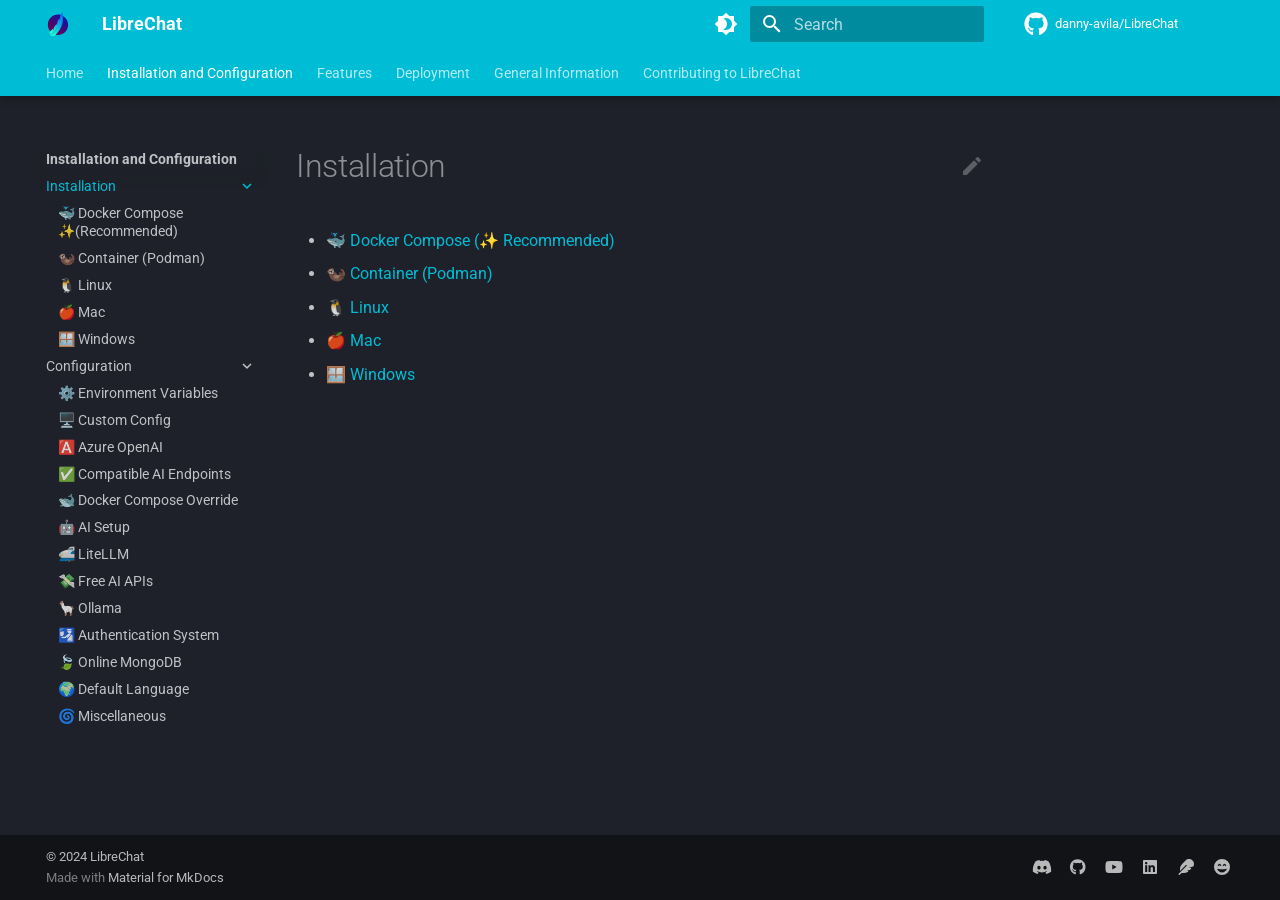
<file: install/installation/index.html>
<!DOCTYPE html>
<html class="no-js" lang="en">
 <head>
  <meta charset="utf-8"/>
  <meta content="width=device-width,initial-scale=1" name="viewport"/>
  <meta content="🧑‍💻 This section contains the installation guides for Docker, Podman, Windows, Mac and Linux." name="description"/>
  <link href="../index.html" rel="prev"/>
  <link href="docker_compose_install.html" rel="next"/>
  <link href="../../assets/favicon_package/favicon-32x32.png" rel="icon"/>
  <meta content="mkdocs-1.5.3, mkdocs-material-9.5.17" name="generator"/>
  <title>
   Installation - LibreChat
  </title>
  <link href="../../assets/stylesheets/main.bcfcd587.min.css" rel="stylesheet"/>
  <link href="../../assets/stylesheets/palette.06af60db.min.css" rel="stylesheet"/>
  <link crossorigin="" href="https://fonts.gstatic.com" rel="preconnect"/>
  <link href="https://fonts.googleapis.com/css?family=Roboto:300,300i,400,400i,700,700i%7CRoboto+Mono:400,400i,700,700i&amp;display=fallback" rel="stylesheet"/>
  <style>
   :root{--md-text-font:"Roboto";--md-code-font:"Roboto Mono"}
  </style>
  <script>
   __md_scope=new URL("../..",location),__md_hash=e=>[...e].reduce((e,_)=>(e<<5)-e+_.charCodeAt(0),0),__md_get=(e,_=localStorage,t=__md_scope)=>JSON.parse(_.getItem(t.pathname+"."+e)),__md_set=(e,_,t=localStorage,a=__md_scope)=>{try{t.setItem(a.pathname+"."+e,JSON.stringify(_))}catch(e){}}
  </script>
  <meta content="article" property="og:type"/>
  <meta content="Installation" property="og:title"/>
  <meta content="🧑‍💻 This section contains the installation guides for Docker, Podman, Windows, Mac and Linux." property="og:description"/>
  <meta content="LibreChat" property="og:site_name"/>
  <meta content="en_us" property="og:locale"/>
  <meta content="Noneinstall/installation/index.html" property="og:url"/>
  <meta content="summary" property="twitter:card"/>
  <meta content="Installation" property="twitter:title"/>
  <meta content="🧑‍💻 This section contains the installation guides for Docker, Podman, Windows, Mac and Linux." property="twitter:description"/>
 </head>
 <body data-md-color-accent="purple" data-md-color-primary="cyan" data-md-color-scheme="slate" dir="ltr">
  <input autocomplete="off" class="md-toggle" data-md-toggle="drawer" id="__drawer" type="checkbox"/>
  <input autocomplete="off" class="md-toggle" data-md-toggle="search" id="__search" type="checkbox"/>
  <label class="md-overlay" for="__drawer">
  </label>
  <div data-md-component="skip">
   <a class="md-skip" href="#installation">
    Skip to content
   </a>
  </div>
  <div data-md-component="announce">
  </div>
  <header class="md-header md-header--shadow md-header--lifted" data-md-component="header">
   <nav aria-label="Header" class="md-header__inner md-grid">
    <a aria-label="LibreChat" class="md-header__button md-logo" data-md-component="logo" href="../../index.html" title="LibreChat">
     <img alt="logo" src="../../assets/LibreChat.svg"/>
    </a>
    <label class="md-header__button md-icon" for="__drawer">
     <svg viewbox="0 0 24 24" xmlns="http://www.w3.org/2000/svg">
      <path d="M3 6h18v2H3V6m0 5h18v2H3v-2m0 5h18v2H3v-2Z">
      </path>
     </svg>
    </label>
    <div class="md-header__title" data-md-component="header-title">
     <div class="md-header__ellipsis">
      <div class="md-header__topic">
       <span class="md-ellipsis">
        LibreChat
       </span>
      </div>
      <div class="md-header__topic" data-md-component="header-topic">
       <span class="md-ellipsis">
        Installation
       </span>
      </div>
     </div>
    </div>
    <form class="md-header__option" data-md-component="palette">
     <input aria-label="Switch to light mode" class="md-option" data-md-color-accent="purple" data-md-color-media="" data-md-color-primary="cyan" data-md-color-scheme="slate" id="__palette_0" name="__palette" type="radio"/>
     <label class="md-header__button md-icon" for="__palette_1" hidden="" title="Switch to light mode">
      <svg viewbox="0 0 24 24" xmlns="http://www.w3.org/2000/svg">
       <path d="M12 18c-.89 0-1.74-.2-2.5-.55C11.56 16.5 13 14.42 13 12c0-2.42-1.44-4.5-3.5-5.45C10.26 6.2 11.11 6 12 6a6 6 0 0 1 6 6 6 6 0 0 1-6 6m8-9.31V4h-4.69L12 .69 8.69 4H4v4.69L.69 12 4 15.31V20h4.69L12 23.31 15.31 20H20v-4.69L23.31 12 20 8.69Z">
       </path>
      </svg>
     </label>
     <input aria-label="Switch to dark mode" class="md-option" data-md-color-accent="purple" data-md-color-media="" data-md-color-primary="cyan" data-md-color-scheme="default" id="__palette_1" name="__palette" type="radio"/>
     <label class="md-header__button md-icon" for="__palette_0" hidden="" title="Switch to dark mode">
      <svg viewbox="0 0 24 24" xmlns="http://www.w3.org/2000/svg">
       <path d="M12 8a4 4 0 0 0-4 4 4 4 0 0 0 4 4 4 4 0 0 0 4-4 4 4 0 0 0-4-4m0 10a6 6 0 0 1-6-6 6 6 0 0 1 6-6 6 6 0 0 1 6 6 6 6 0 0 1-6 6m8-9.31V4h-4.69L12 .69 8.69 4H4v4.69L.69 12 4 15.31V20h4.69L12 23.31 15.31 20H20v-4.69L23.31 12 20 8.69Z">
       </path>
      </svg>
     </label>
    </form>
    <script>
     var media,input,key,value,palette=__md_get("__palette");if(palette&&palette.color){"(prefers-color-scheme)"===palette.color.media&&(media=matchMedia("(prefers-color-scheme: light)"),input=document.querySelector(media.matches?"[data-md-color-media='(prefers-color-scheme: light)']":"[data-md-color-media='(prefers-color-scheme: dark)']"),palette.color.media=input.getAttribute("data-md-color-media"),palette.color.scheme=input.getAttribute("data-md-color-scheme"),palette.color.primary=input.getAttribute("data-md-color-primary"),palette.color.accent=input.getAttribute("data-md-color-accent"));for([key,value]of Object.entries(palette.color))document.body.setAttribute("data-md-color-"+key,value)}
    </script>
    <label class="md-header__button md-icon" for="__search">
     <svg viewbox="0 0 24 24" xmlns="http://www.w3.org/2000/svg">
      <path d="M9.5 3A6.5 6.5 0 0 1 16 9.5c0 1.61-.59 3.09-1.56 4.23l.27.27h.79l5 5-1.5 1.5-5-5v-.79l-.27-.27A6.516 6.516 0 0 1 9.5 16 6.5 6.5 0 0 1 3 9.5 6.5 6.5 0 0 1 9.5 3m0 2C7 5 5 7 5 9.5S7 14 9.5 14 14 12 14 9.5 12 5 9.5 5Z">
      </path>
     </svg>
    </label>
    <div class="md-search" data-md-component="search" role="dialog">
     <label class="md-search__overlay" for="__search">
     </label>
     <div class="md-search__inner" role="search">
      <form class="md-search__form" name="search">
       <input aria-label="Search" autocapitalize="off" autocomplete="off" autocorrect="off" class="md-search__input" data-md-component="search-query" name="query" placeholder="Search" required="" spellcheck="false" type="text"/>
       <label class="md-search__icon md-icon" for="__search">
        <svg viewbox="0 0 24 24" xmlns="http://www.w3.org/2000/svg">
         <path d="M9.5 3A6.5 6.5 0 0 1 16 9.5c0 1.61-.59 3.09-1.56 4.23l.27.27h.79l5 5-1.5 1.5-5-5v-.79l-.27-.27A6.516 6.516 0 0 1 9.5 16 6.5 6.5 0 0 1 3 9.5 6.5 6.5 0 0 1 9.5 3m0 2C7 5 5 7 5 9.5S7 14 9.5 14 14 12 14 9.5 12 5 9.5 5Z">
         </path>
        </svg>
        <svg viewbox="0 0 24 24" xmlns="http://www.w3.org/2000/svg">
         <path d="M20 11v2H8l5.5 5.5-1.42 1.42L4.16 12l7.92-7.92L13.5 5.5 8 11h12Z">
         </path>
        </svg>
       </label>
       <nav aria-label="Search" class="md-search__options">
        <button aria-label="Clear" class="md-search__icon md-icon" tabindex="-1" title="Clear" type="reset">
         <svg viewbox="0 0 24 24" xmlns="http://www.w3.org/2000/svg">
          <path d="M19 6.41 17.59 5 12 10.59 6.41 5 5 6.41 10.59 12 5 17.59 6.41 19 12 13.41 17.59 19 19 17.59 13.41 12 19 6.41Z">
          </path>
         </svg>
        </button>
       </nav>
      </form>
      <div class="md-search__output">
       <div class="md-search__scrollwrap" data-md-scrollfix="">
        <div class="md-search-result" data-md-component="search-result">
         <div class="md-search-result__meta">
          Initializing search
         </div>
         <ol class="md-search-result__list" role="presentation">
         </ol>
        </div>
       </div>
      </div>
     </div>
    </div>
    <div class="md-header__source">
     <a class="md-source" data-md-component="source" href="https://github.com/danny-avila/LibreChat" title="Go to repository">
      <div class="md-source__icon md-icon">
       <svg viewbox="0 0 496 512" xmlns="http://www.w3.org/2000/svg">
        <!--! Font Awesome Free 6.5.1 by @fontawesome - https://fontawesome.com License - https://fontawesome.com/license/free (Icons: CC BY 4.0, Fonts: SIL OFL 1.1, Code: MIT License) Copyright 2023 Fonticons, Inc.-->
        <path d="M165.9 397.4c0 2-2.3 3.6-5.2 3.6-3.3.3-5.6-1.3-5.6-3.6 0-2 2.3-3.6 5.2-3.6 3-.3 5.6 1.3 5.6 3.6zm-31.1-4.5c-.7 2 1.3 4.3 4.3 4.9 2.6 1 5.6 0 6.2-2s-1.3-4.3-4.3-5.2c-2.6-.7-5.5.3-6.2 2.3zm44.2-1.7c-2.9.7-4.9 2.6-4.6 4.9.3 2 2.9 3.3 5.9 2.6 2.9-.7 4.9-2.6 4.6-4.6-.3-1.9-3-3.2-5.9-2.9zM244.8 8C106.1 8 0 113.3 0 252c0 110.9 69.8 205.8 169.5 239.2 12.8 2.3 17.3-5.6 17.3-12.1 0-6.2-.3-40.4-.3-61.4 0 0-70 15-84.7-29.8 0 0-11.4-29.1-27.8-36.6 0 0-22.9-15.7 1.6-15.4 0 0 24.9 2 38.6 25.8 21.9 38.6 58.6 27.5 72.9 20.9 2.3-16 8.8-27.1 16-33.7-55.9-6.2-112.3-14.3-112.3-110.5 0-27.5 7.6-41.3 23.6-58.9-2.6-6.5-11.1-33.3 2.6-67.9 20.9-6.5 69 27 69 27 20-5.6 41.5-8.5 62.8-8.5s42.8 2.9 62.8 8.5c0 0 48.1-33.6 69-27 13.7 34.7 5.2 61.4 2.6 67.9 16 17.7 25.8 31.5 25.8 58.9 0 96.5-58.9 104.2-114.8 110.5 9.2 7.9 17 22.9 17 46.4 0 33.7-.3 75.4-.3 83.6 0 6.5 4.6 14.4 17.3 12.1C428.2 457.8 496 362.9 496 252 496 113.3 383.5 8 244.8 8zM97.2 352.9c-1.3 1-1 3.3.7 5.2 1.6 1.6 3.9 2.3 5.2 1 1.3-1 1-3.3-.7-5.2-1.6-1.6-3.9-2.3-5.2-1zm-10.8-8.1c-.7 1.3.3 2.9 2.3 3.9 1.6 1 3.6.7 4.3-.7.7-1.3-.3-2.9-2.3-3.9-2-.6-3.6-.3-4.3.7zm32.4 35.6c-1.6 1.3-1 4.3 1.3 6.2 2.3 2.3 5.2 2.6 6.5 1 1.3-1.3.7-4.3-1.3-6.2-2.2-2.3-5.2-2.6-6.5-1zm-11.4-14.7c-1.6 1-1.6 3.6 0 5.9 1.6 2.3 4.3 3.3 5.6 2.3 1.6-1.3 1.6-3.9 0-6.2-1.4-2.3-4-3.3-5.6-2z">
        </path>
       </svg>
      </div>
      <div class="md-source__repository">
       danny-avila/LibreChat
      </div>
     </a>
    </div>
   </nav>
   <nav aria-label="Tabs" class="md-tabs" data-md-component="tabs">
    <div class="md-grid">
     <ul class="md-tabs__list">
      <li class="md-tabs__item">
       <a class="md-tabs__link" href="../../index.html">
        Home
       </a>
      </li>
      <li class="md-tabs__item md-tabs__item--active">
       <a class="md-tabs__link" href="../index.html">
        Installation and Configuration
       </a>
      </li>
      <li class="md-tabs__item">
       <a class="md-tabs__link" href="../../features/index.html">
        Features
       </a>
      </li>
      <li class="md-tabs__item">
       <a class="md-tabs__link" href="../../deployment/index.html">
        Deployment
       </a>
      </li>
      <li class="md-tabs__item">
       <a class="md-tabs__link" href="../../general_info/index.html">
        General Information
       </a>
      </li>
      <li class="md-tabs__item">
       <a class="md-tabs__link" href="../../contributions/index.html">
        Contributing to LibreChat
       </a>
      </li>
     </ul>
    </div>
   </nav>
  </header>
  <div class="md-container" data-md-component="container">
   <main class="md-main" data-md-component="main">
    <div class="md-main__inner md-grid">
     <div class="md-sidebar md-sidebar--primary" data-md-component="sidebar" data-md-type="navigation">
      <div class="md-sidebar__scrollwrap">
       <div class="md-sidebar__inner">
        <nav aria-label="Navigation" class="md-nav md-nav--primary md-nav--lifted" data-md-level="0">
         <label class="md-nav__title" for="__drawer">
          <a aria-label="LibreChat" class="md-nav__button md-logo" data-md-component="logo" href="../../index.html" title="LibreChat">
           <img alt="logo" src="../../assets/LibreChat.svg"/>
          </a>
          LibreChat
         </label>
         <div class="md-nav__source">
          <a class="md-source" data-md-component="source" href="https://github.com/danny-avila/LibreChat" title="Go to repository">
           <div class="md-source__icon md-icon">
            <svg viewbox="0 0 496 512" xmlns="http://www.w3.org/2000/svg">
             <!--! Font Awesome Free 6.5.1 by @fontawesome - https://fontawesome.com License - https://fontawesome.com/license/free (Icons: CC BY 4.0, Fonts: SIL OFL 1.1, Code: MIT License) Copyright 2023 Fonticons, Inc.-->
             <path d="M165.9 397.4c0 2-2.3 3.6-5.2 3.6-3.3.3-5.6-1.3-5.6-3.6 0-2 2.3-3.6 5.2-3.6 3-.3 5.6 1.3 5.6 3.6zm-31.1-4.5c-.7 2 1.3 4.3 4.3 4.9 2.6 1 5.6 0 6.2-2s-1.3-4.3-4.3-5.2c-2.6-.7-5.5.3-6.2 2.3zm44.2-1.7c-2.9.7-4.9 2.6-4.6 4.9.3 2 2.9 3.3 5.9 2.6 2.9-.7 4.9-2.6 4.6-4.6-.3-1.9-3-3.2-5.9-2.9zM244.8 8C106.1 8 0 113.3 0 252c0 110.9 69.8 205.8 169.5 239.2 12.8 2.3 17.3-5.6 17.3-12.1 0-6.2-.3-40.4-.3-61.4 0 0-70 15-84.7-29.8 0 0-11.4-29.1-27.8-36.6 0 0-22.9-15.7 1.6-15.4 0 0 24.9 2 38.6 25.8 21.9 38.6 58.6 27.5 72.9 20.9 2.3-16 8.8-27.1 16-33.7-55.9-6.2-112.3-14.3-112.3-110.5 0-27.5 7.6-41.3 23.6-58.9-2.6-6.5-11.1-33.3 2.6-67.9 20.9-6.5 69 27 69 27 20-5.6 41.5-8.5 62.8-8.5s42.8 2.9 62.8 8.5c0 0 48.1-33.6 69-27 13.7 34.7 5.2 61.4 2.6 67.9 16 17.7 25.8 31.5 25.8 58.9 0 96.5-58.9 104.2-114.8 110.5 9.2 7.9 17 22.9 17 46.4 0 33.7-.3 75.4-.3 83.6 0 6.5 4.6 14.4 17.3 12.1C428.2 457.8 496 362.9 496 252 496 113.3 383.5 8 244.8 8zM97.2 352.9c-1.3 1-1 3.3.7 5.2 1.6 1.6 3.9 2.3 5.2 1 1.3-1 1-3.3-.7-5.2-1.6-1.6-3.9-2.3-5.2-1zm-10.8-8.1c-.7 1.3.3 2.9 2.3 3.9 1.6 1 3.6.7 4.3-.7.7-1.3-.3-2.9-2.3-3.9-2-.6-3.6-.3-4.3.7zm32.4 35.6c-1.6 1.3-1 4.3 1.3 6.2 2.3 2.3 5.2 2.6 6.5 1 1.3-1.3.7-4.3-1.3-6.2-2.2-2.3-5.2-2.6-6.5-1zm-11.4-14.7c-1.6 1-1.6 3.6 0 5.9 1.6 2.3 4.3 3.3 5.6 2.3 1.6-1.3 1.6-3.9 0-6.2-1.4-2.3-4-3.3-5.6-2z">
             </path>
            </svg>
           </div>
           <div class="md-source__repository">
            danny-avila/LibreChat
           </div>
          </a>
         </div>
         <ul class="md-nav__list" data-md-scrollfix="">
          <li class="md-nav__item">
           <a class="md-nav__link" href="../../index.html">
            <span class="md-ellipsis">
             Home
            </span>
           </a>
          </li>
          <li class="md-nav__item md-nav__item--active md-nav__item--section md-nav__item--nested">
           <input checked="" class="md-nav__toggle md-toggle" id="__nav_2" type="checkbox"/>
           <div class="md-nav__link md-nav__container">
            <a class="md-nav__link" href="../index.html">
             <span class="md-ellipsis">
              Installation and Configuration
             </span>
            </a>
            <label class="md-nav__link" for="__nav_2" id="__nav_2_label" tabindex="">
             <span class="md-nav__icon md-icon">
             </span>
            </label>
           </div>
           <nav aria-expanded="true" aria-labelledby="__nav_2_label" class="md-nav" data-md-level="1">
            <label class="md-nav__title" for="__nav_2">
             <span class="md-nav__icon md-icon">
             </span>
             Installation and Configuration
            </label>
            <ul class="md-nav__list" data-md-scrollfix="">
             <li class="md-nav__item md-nav__item--active md-nav__item--nested">
              <input checked="" class="md-nav__toggle md-toggle" id="__nav_2_2" type="checkbox"/>
              <div class="md-nav__link md-nav__container">
               <a class="md-nav__link md-nav__link--active" href="index.html">
                <span class="md-ellipsis">
                 Installation
                </span>
               </a>
               <label class="md-nav__link md-nav__link--active" for="__nav_2_2" id="__nav_2_2_label" tabindex="0">
                <span class="md-nav__icon md-icon">
                </span>
               </label>
              </div>
              <nav aria-expanded="true" aria-labelledby="__nav_2_2_label" class="md-nav" data-md-level="2">
               <label class="md-nav__title" for="__nav_2_2">
                <span class="md-nav__icon md-icon">
                </span>
                Installation
               </label>
               <ul class="md-nav__list" data-md-scrollfix="">
                <li class="md-nav__item">
                 <a class="md-nav__link" href="docker_compose_install.html">
                  <span class="md-ellipsis">
                   🐳 Docker Compose ✨(Recommended)
                  </span>
                 </a>
                </li>
                <li class="md-nav__item">
                 <a class="md-nav__link" href="container_install.html">
                  <span class="md-ellipsis">
                   🦦 Container (Podman)
                  </span>
                 </a>
                </li>
                <li class="md-nav__item">
                 <a class="md-nav__link" href="linux_install.html">
                  <span class="md-ellipsis">
                   🐧 Linux
                  </span>
                 </a>
                </li>
                <li class="md-nav__item">
                 <a class="md-nav__link" href="mac_install.html">
                  <span class="md-ellipsis">
                   🍎 Mac
                  </span>
                 </a>
                </li>
                <li class="md-nav__item">
                 <a class="md-nav__link" href="windows_install.html">
                  <span class="md-ellipsis">
                   🪟 Windows
                  </span>
                 </a>
                </li>
               </ul>
              </nav>
             </li>
             <li class="md-nav__item md-nav__item--nested">
              <input class="md-nav__toggle md-toggle md-toggle--indeterminate" id="__nav_2_3" type="checkbox"/>
              <div class="md-nav__link md-nav__container">
               <a class="md-nav__link" href="../configuration/index.html">
                <span class="md-ellipsis">
                 Configuration
                </span>
               </a>
               <label class="md-nav__link" for="__nav_2_3" id="__nav_2_3_label" tabindex="0">
                <span class="md-nav__icon md-icon">
                </span>
               </label>
              </div>
              <nav aria-expanded="false" aria-labelledby="__nav_2_3_label" class="md-nav" data-md-level="2">
               <label class="md-nav__title" for="__nav_2_3">
                <span class="md-nav__icon md-icon">
                </span>
                Configuration
               </label>
               <ul class="md-nav__list" data-md-scrollfix="">
                <li class="md-nav__item">
                 <a class="md-nav__link" href="../configuration/dotenv.html">
                  <span class="md-ellipsis">
                   ⚙️ Environment Variables
                  </span>
                 </a>
                </li>
                <li class="md-nav__item">
                 <a class="md-nav__link" href="../configuration/custom_config.html">
                  <span class="md-ellipsis">
                   🖥️ Custom Config
                  </span>
                 </a>
                </li>
                <li class="md-nav__item">
                 <a class="md-nav__link" href="../configuration/azure_openai.html">
                  <span class="md-ellipsis">
                   🅰️ Azure OpenAI
                  </span>
                 </a>
                </li>
                <li class="md-nav__item">
                 <a class="md-nav__link" href="../configuration/ai_endpoints.html">
                  <span class="md-ellipsis">
                   ✅ Compatible AI Endpoints
                  </span>
                 </a>
                </li>
                <li class="md-nav__item">
                 <a class="md-nav__link" href="../configuration/docker_override.html">
                  <span class="md-ellipsis">
                   🐋 Docker Compose Override
                  </span>
                 </a>
                </li>
                <li class="md-nav__item">
                 <a class="md-nav__link" href="../configuration/ai_setup.html">
                  <span class="md-ellipsis">
                   🤖 AI Setup
                  </span>
                 </a>
                </li>
                <li class="md-nav__item">
                 <a class="md-nav__link" href="../configuration/litellm.html">
                  <span class="md-ellipsis">
                   🚅 LiteLLM
                  </span>
                 </a>
                </li>
                <li class="md-nav__item">
                 <a class="md-nav__link" href="../configuration/free_ai_apis.html">
                  <span class="md-ellipsis">
                   💸 Free AI APIs
                  </span>
                 </a>
                </li>
                <li class="md-nav__item">
                 <a class="md-nav__link" href="../configuration/ollama.html">
                  <span class="md-ellipsis">
                   🦙 Ollama
                  </span>
                 </a>
                </li>
                <li class="md-nav__item">
                 <a class="md-nav__link" href="../configuration/user_auth_system.html">
                  <span class="md-ellipsis">
                   🛂 Authentication System
                  </span>
                 </a>
                </li>
                <li class="md-nav__item">
                 <a class="md-nav__link" href="../configuration/mongodb.html">
                  <span class="md-ellipsis">
                   🍃 Online MongoDB
                  </span>
                 </a>
                </li>
                <li class="md-nav__item">
                 <a class="md-nav__link" href="../configuration/default_language.html">
                  <span class="md-ellipsis">
                   🌍 Default Language
                  </span>
                 </a>
                </li>
                <li class="md-nav__item">
                 <a class="md-nav__link" href="../configuration/misc.html">
                  <span class="md-ellipsis">
                   🌀 Miscellaneous
                  </span>
                 </a>
                </li>
               </ul>
              </nav>
             </li>
            </ul>
           </nav>
          </li>
          <li class="md-nav__item md-nav__item--nested">
           <input class="md-nav__toggle md-toggle md-toggle--indeterminate" id="__nav_3" type="checkbox"/>
           <div class="md-nav__link md-nav__container">
            <a class="md-nav__link" href="../../features/index.html">
             <span class="md-ellipsis">
              Features
             </span>
            </a>
            <label class="md-nav__link" for="__nav_3" id="__nav_3_label" tabindex="0">
             <span class="md-nav__icon md-icon">
             </span>
            </label>
           </div>
           <nav aria-expanded="false" aria-labelledby="__nav_3_label" class="md-nav" data-md-level="1">
            <label class="md-nav__title" for="__nav_3">
             <span class="md-nav__icon md-icon">
             </span>
             Features
            </label>
            <ul class="md-nav__list" data-md-scrollfix="">
             <li class="md-nav__item md-nav__item--nested">
              <input class="md-nav__toggle md-toggle md-toggle--indeterminate" id="__nav_3_2" type="checkbox"/>
              <div class="md-nav__link md-nav__container">
               <a class="md-nav__link" href="../../features/plugins/index.html">
                <span class="md-ellipsis">
                 Plugins
                </span>
               </a>
               <label class="md-nav__link" for="__nav_3_2" id="__nav_3_2_label" tabindex="0">
                <span class="md-nav__icon md-icon">
                </span>
               </label>
              </div>
              <nav aria-expanded="false" aria-labelledby="__nav_3_2_label" class="md-nav" data-md-level="2">
               <label class="md-nav__title" for="__nav_3_2">
                <span class="md-nav__icon md-icon">
                </span>
                Plugins
               </label>
               <ul class="md-nav__list" data-md-scrollfix="">
                <li class="md-nav__item">
                 <a class="md-nav__link" href="../../features/plugins/introduction.html">
                  <span class="md-ellipsis">
                   🔌 Introduction
                  </span>
                 </a>
                </li>
                <li class="md-nav__item">
                 <a class="md-nav__link" href="../../features/plugins/make_your_own.html">
                  <span class="md-ellipsis">
                   🛠️ Make Your Own
                  </span>
                 </a>
                </li>
                <li class="md-nav__item">
                 <a class="md-nav__link" href="../../features/plugins/chatgpt_plugins_openapi.html">
                  <span class="md-ellipsis">
                   🧑‍💼 Official ChatGPT Plugins
                  </span>
                 </a>
                </li>
                <li class="md-nav__item">
                 <a class="md-nav__link" href="../../features/plugins/google_search.html">
                  <span class="md-ellipsis">
                   🔎 Google Search
                  </span>
                 </a>
                </li>
                <li class="md-nav__item">
                 <a class="md-nav__link" href="../../features/plugins/stable_diffusion.html">
                  <span class="md-ellipsis">
                   🖌️ Stable Diffusion
                  </span>
                 </a>
                </li>
                <li class="md-nav__item">
                 <a class="md-nav__link" href="../../features/plugins/wolfram.html">
                  <span class="md-ellipsis">
                   🧠 Wolfram|Alpha
                  </span>
                 </a>
                </li>
                <li class="md-nav__item">
                 <a class="md-nav__link" href="../../features/plugins/azure_ai_search.html">
                  <span class="md-ellipsis">
                   ⚡ Azure AI Search
                  </span>
                 </a>
                </li>
               </ul>
              </nav>
             </li>
             <li class="md-nav__item">
              <a class="md-nav__link" href="../../features/presets.html">
               <span class="md-ellipsis">
                🔖 Presets
               </span>
              </a>
             </li>
             <li class="md-nav__item">
              <a class="md-nav__link" href="../../features/mod_system.html">
               <span class="md-ellipsis">
                🔨 Automated Moderation
               </span>
              </a>
             </li>
             <li class="md-nav__item">
              <a class="md-nav__link" href="../../features/token_usage.html">
               <span class="md-ellipsis">
                🪙 Token Usage
               </span>
              </a>
             </li>
             <li class="md-nav__item">
              <a class="md-nav__link" href="../../features/firebase.html">
               <span class="md-ellipsis">
                🔥 Firebase CDN Setup
               </span>
              </a>
             </li>
             <li class="md-nav__item">
              <a class="md-nav__link" href="../../features/manage_your_database.html">
               <span class="md-ellipsis">
                🍃 Manage Your Database
               </span>
              </a>
             </li>
             <li class="md-nav__item">
              <a class="md-nav__link" href="../../features/logging_system.html">
               <span class="md-ellipsis">
                🪵 Logging System
               </span>
              </a>
             </li>
             <li class="md-nav__item">
              <a class="md-nav__link" href="../../features/bing_jailbreak.html">
               <span class="md-ellipsis">
                😈 Bing Jailbreak
               </span>
              </a>
             </li>
             <li class="md-nav__item">
              <a class="md-nav__link" href="../../features/third_party.html">
               <span class="md-ellipsis">
                ✨ Third-Party Tools and Contributions
               </span>
              </a>
             </li>
            </ul>
           </nav>
          </li>
          <li class="md-nav__item md-nav__item--nested">
           <input class="md-nav__toggle md-toggle md-toggle--indeterminate" id="__nav_4" type="checkbox"/>
           <div class="md-nav__link md-nav__container">
            <a class="md-nav__link" href="../../deployment/index.html">
             <span class="md-ellipsis">
              Deployment
             </span>
            </a>
            <label class="md-nav__link" for="__nav_4" id="__nav_4_label" tabindex="0">
             <span class="md-nav__icon md-icon">
             </span>
            </label>
           </div>
           <nav aria-expanded="false" aria-labelledby="__nav_4_label" class="md-nav" data-md-level="1">
            <label class="md-nav__title" for="__nav_4">
             <span class="md-nav__icon md-icon">
             </span>
             Deployment
            </label>
            <ul class="md-nav__list" data-md-scrollfix="">
             <li class="md-nav__item">
              <a class="md-nav__link" href="../../deployment/introduction.html">
               <span class="md-ellipsis">
                🌐 Deployment Introduction
               </span>
              </a>
             </li>
             <li class="md-nav__item">
              <a class="md-nav__link" href="../../deployment/digitalocean.html">
               <span class="md-ellipsis">
                🌊 DigitalOcean ✨(Recommended)
               </span>
              </a>
             </li>
             <li class="md-nav__item">
              <a class="md-nav__link" href="../../deployment/docker_ubuntu_deploy.html">
               <span class="md-ellipsis">
                🐳 Ubuntu Docker Deployment
               </span>
              </a>
             </li>
             <li class="md-nav__item">
              <a class="md-nav__link" href="../../deployment/huggingface.html">
               <span class="md-ellipsis">
                🤗 HuggingFace
               </span>
              </a>
             </li>
             <li class="md-nav__item">
              <a class="md-nav__link" href="../../deployment/railway.html">
               <span class="md-ellipsis">
                🛤️ Railway (one-click)
               </span>
              </a>
             </li>
             <li class="md-nav__item">
              <a class="md-nav__link" href="../../deployment/linode.html">
               <span class="md-ellipsis">
                🐧 Linode
               </span>
              </a>
             </li>
             <li class="md-nav__item">
              <a class="md-nav__link" href="../../deployment/azure-terraform.html">
               <span class="md-ellipsis">
                ⚡ Azure
               </span>
              </a>
             </li>
             <li class="md-nav__item">
              <a class="md-nav__link" href="../../deployment/render.html">
               <span class="md-ellipsis">
                ⏹️ Render
               </span>
              </a>
             </li>
             <li class="md-nav__item">
              <a class="md-nav__link" href="../../deployment/meilisearch_in_render.html">
               <span class="md-ellipsis">
                🔎 Meilisearch in Render
               </span>
              </a>
             </li>
             <li class="md-nav__item">
              <a class="md-nav__link" href="../../deployment/hetzner_ubuntu.html">
               <span class="md-ellipsis">
                🏗️ Hetzner
               </span>
              </a>
             </li>
             <li class="md-nav__item">
              <a class="md-nav__link" href="../../deployment/heroku.html">
               <span class="md-ellipsis">
                🌈 Heroku
               </span>
              </a>
             </li>
             <li class="md-nav__item">
              <a class="md-nav__link" href="../../deployment/zeabur.html">
               <span class="md-ellipsis">
                🦓 Zeabur
               </span>
              </a>
             </li>
             <li class="md-nav__item">
              <a class="md-nav__link" href="../../deployment/cloudflare.html">
               <span class="md-ellipsis">
                ☁️ Cloudflare
               </span>
              </a>
             </li>
             <li class="md-nav__item">
              <a class="md-nav__link" href="../../deployment/nginx.html">
               <span class="md-ellipsis">
                ↪️ Nginx
               </span>
              </a>
             </li>
             <li class="md-nav__item">
              <a class="md-nav__link" href="../../deployment/ngrok.html">
               <span class="md-ellipsis">
                🪨 Ngrok
               </span>
              </a>
             </li>
             <li class="md-nav__item">
              <a class="md-nav__link" href="../../deployment/traefik.html">
               <span class="md-ellipsis">
                🚦 Traefik
               </span>
              </a>
             </li>
            </ul>
           </nav>
          </li>
          <li class="md-nav__item md-nav__item--nested">
           <input class="md-nav__toggle md-toggle md-toggle--indeterminate" id="__nav_5" type="checkbox"/>
           <div class="md-nav__link md-nav__container">
            <a class="md-nav__link" href="../../general_info/index.html">
             <span class="md-ellipsis">
              General Information
             </span>
            </a>
            <label class="md-nav__link" for="__nav_5" id="__nav_5_label" tabindex="0">
             <span class="md-nav__icon md-icon">
             </span>
            </label>
           </div>
           <nav aria-expanded="false" aria-labelledby="__nav_5_label" class="md-nav" data-md-level="1">
            <label class="md-nav__title" for="__nav_5">
             <span class="md-nav__icon md-icon">
             </span>
             General Information
            </label>
            <ul class="md-nav__list" data-md-scrollfix="">
             <li class="md-nav__item">
              <a class="md-nav__link" href="../../general_info/breaking_changes.html">
               <span class="md-ellipsis">
                ⚠️ Breaking Changes
               </span>
              </a>
             </li>
             <li class="md-nav__item">
              <a class="md-nav__link" href="../../general_info/multilingual_information.html">
               <span class="md-ellipsis">
                🌍 Multilingual Information
               </span>
              </a>
             </li>
             <li class="md-nav__item">
              <a class="md-nav__link" href="../../general_info/project_origin.html">
               <span class="md-ellipsis">
                🧭 Origin
               </span>
              </a>
             </li>
             <li class="md-nav__item">
              <a class="md-nav__link" href="../../general_info/tech_stack.html">
               <span class="md-ellipsis">
                🧑‍💻 Tech Stack
               </span>
              </a>
             </li>
            </ul>
           </nav>
          </li>
          <li class="md-nav__item md-nav__item--nested">
           <input class="md-nav__toggle md-toggle md-toggle--indeterminate" id="__nav_6" type="checkbox"/>
           <div class="md-nav__link md-nav__container">
            <a class="md-nav__link" href="../../contributions/index.html">
             <span class="md-ellipsis">
              Contributing to LibreChat
             </span>
            </a>
            <label class="md-nav__link" for="__nav_6" id="__nav_6_label" tabindex="0">
             <span class="md-nav__icon md-icon">
             </span>
            </label>
           </div>
           <nav aria-expanded="false" aria-labelledby="__nav_6_label" class="md-nav" data-md-level="1">
            <label class="md-nav__title" for="__nav_6">
             <span class="md-nav__icon md-icon">
             </span>
             Contributing to LibreChat
            </label>
            <ul class="md-nav__list" data-md-scrollfix="">
             <li class="md-nav__item">
              <a class="md-nav__link" href="../../contributions/how_to_contribute.html">
               <span class="md-ellipsis">
                🙌 Getting Started for Contributors
               </span>
              </a>
             </li>
             <li class="md-nav__item">
              <a class="md-nav__link" href="../../contributions/documentation_guidelines.html">
               <span class="md-ellipsis">
                📝 Documentation Guidelines
               </span>
              </a>
             </li>
             <li class="md-nav__item">
              <a class="md-nav__link" href="../../contributions/translation_contribution.html">
               <span class="md-ellipsis">
                🌍 Contribute a Translation
               </span>
              </a>
             </li>
             <li class="md-nav__item">
              <a class="md-nav__link" href="../../contributions/coding_conventions.html">
               <span class="md-ellipsis">
                🧑‍💻 Code Standards and Conventions
               </span>
              </a>
             </li>
             <li class="md-nav__item">
              <a class="md-nav__link" href="../../contributions/testing.html">
               <span class="md-ellipsis">
                🧪 Testing During Development
               </span>
              </a>
             </li>
            </ul>
           </nav>
          </li>
         </ul>
        </nav>
       </div>
      </div>
     </div>
     <div class="md-sidebar md-sidebar--secondary" data-md-component="sidebar" data-md-type="toc">
      <div class="md-sidebar__scrollwrap">
       <div class="md-sidebar__inner">
        <nav aria-label="Table of contents" class="md-nav md-nav--secondary">
        </nav>
       </div>
      </div>
     </div>
     <div class="md-content" data-md-component="content">
      <article class="md-content__inner md-typeset">
       <a class="md-content__button md-icon" href="https://github.com/danny-avila/LibreChat/blob/main/docs/install/installation/index.md" title="Edit this page">
        <svg viewbox="0 0 24 24" xmlns="http://www.w3.org/2000/svg">
         <path d="M20.71 7.04c.39-.39.39-1.04 0-1.41l-2.34-2.34c-.37-.39-1.02-.39-1.41 0l-1.84 1.83 3.75 3.75M3 17.25V21h3.75L17.81 9.93l-3.75-3.75L3 17.25Z">
         </path>
        </svg>
       </a>
       <h1 id="installation">
        Installation
       </h1>
       <ul>
        <li>
         🐳
         <a href="docker_compose_install.html">
          Docker Compose (✨ Recommended)
         </a>
        </li>
        <li>
         🦦
         <a href="container_install.html">
          Container (Podman)
         </a>
        </li>
        <li>
         🐧
         <a href="linux_install.html">
          Linux
         </a>
        </li>
        <li>
         🍎
         <a href="mac_install.html">
          Mac
         </a>
        </li>
        <li>
         🪟
         <a href="windows_install.html">
          Windows
         </a>
        </li>
       </ul>
      </article>
     </div>
     <script>
      var target=document.getElementById(location.hash.slice(1));target&&target.name&&(target.checked=target.name.startsWith("__tabbed_"))
     </script>
    </div>
    <button class="md-top md-icon" data-md-component="top" hidden="" type="button">
     <svg viewbox="0 0 24 24" xmlns="http://www.w3.org/2000/svg">
      <path d="M13 20h-2V8l-5.5 5.5-1.42-1.42L12 4.16l7.92 7.92-1.42 1.42L13 8v12Z">
      </path>
     </svg>
     Back to top
    </button>
   </main>
   <footer class="md-footer">
    <div class="md-footer-meta md-typeset">
     <div class="md-footer-meta__inner md-grid">
      <div class="md-copyright">
       <div class="md-copyright__highlight">
        © 2024
        <a href="https://librechat.ai/" rel="noopener" target="_blank">
         LibreChat
        </a>
       </div>
       Made with
       <a href="https://squidfunk.github.io/mkdocs-material/" rel="noopener" target="_blank">
        Material for MkDocs
       </a>
      </div>
      <div class="md-social">
       <a class="md-social__link" href="https://discord.librechat.ai" rel="noopener" target="_blank" title="Discord">
        <svg viewbox="0 0 640 512" xmlns="http://www.w3.org/2000/svg">
         <!--! Font Awesome Free 6.5.1 by @fontawesome - https://fontawesome.com License - https://fontawesome.com/license/free (Icons: CC BY 4.0, Fonts: SIL OFL 1.1, Code: MIT License) Copyright 2023 Fonticons, Inc.-->
         <path d="M524.531 69.836a1.5 1.5 0 0 0-.764-.7A485.065 485.065 0 0 0 404.081 32.03a1.816 1.816 0 0 0-1.923.91 337.461 337.461 0 0 0-14.9 30.6 447.848 447.848 0 0 0-134.426 0 309.541 309.541 0 0 0-15.135-30.6 1.89 1.89 0 0 0-1.924-.91 483.689 483.689 0 0 0-119.688 37.107 1.712 1.712 0 0 0-.788.676C39.068 183.651 18.186 294.69 28.43 404.354a2.016 2.016 0 0 0 .765 1.375 487.666 487.666 0 0 0 146.825 74.189 1.9 1.9 0 0 0 2.063-.676A348.2 348.2 0 0 0 208.12 430.4a1.86 1.86 0 0 0-1.019-2.588 321.173 321.173 0 0 1-45.868-21.853 1.885 1.885 0 0 1-.185-3.126 251.047 251.047 0 0 0 9.109-7.137 1.819 1.819 0 0 1 1.9-.256c96.229 43.917 200.41 43.917 295.5 0a1.812 1.812 0 0 1 1.924.233 234.533 234.533 0 0 0 9.132 7.16 1.884 1.884 0 0 1-.162 3.126 301.407 301.407 0 0 1-45.89 21.83 1.875 1.875 0 0 0-1 2.611 391.055 391.055 0 0 0 30.014 48.815 1.864 1.864 0 0 0 2.063.7A486.048 486.048 0 0 0 610.7 405.729a1.882 1.882 0 0 0 .765-1.352c12.264-126.783-20.532-236.912-86.934-334.541ZM222.491 337.58c-28.972 0-52.844-26.587-52.844-59.239s23.409-59.241 52.844-59.241c29.665 0 53.306 26.82 52.843 59.239 0 32.654-23.41 59.241-52.843 59.241Zm195.38 0c-28.971 0-52.843-26.587-52.843-59.239s23.409-59.241 52.843-59.241c29.667 0 53.307 26.82 52.844 59.239 0 32.654-23.177 59.241-52.844 59.241Z">
         </path>
        </svg>
       </a>
       <a class="md-social__link" href="https://librechat.ai" rel="noopener" target="_blank" title="GitHub">
        <svg viewbox="0 0 496 512" xmlns="http://www.w3.org/2000/svg">
         <!--! Font Awesome Free 6.5.1 by @fontawesome - https://fontawesome.com License - https://fontawesome.com/license/free (Icons: CC BY 4.0, Fonts: SIL OFL 1.1, Code: MIT License) Copyright 2023 Fonticons, Inc.-->
         <path d="M165.9 397.4c0 2-2.3 3.6-5.2 3.6-3.3.3-5.6-1.3-5.6-3.6 0-2 2.3-3.6 5.2-3.6 3-.3 5.6 1.3 5.6 3.6zm-31.1-4.5c-.7 2 1.3 4.3 4.3 4.9 2.6 1 5.6 0 6.2-2s-1.3-4.3-4.3-5.2c-2.6-.7-5.5.3-6.2 2.3zm44.2-1.7c-2.9.7-4.9 2.6-4.6 4.9.3 2 2.9 3.3 5.9 2.6 2.9-.7 4.9-2.6 4.6-4.6-.3-1.9-3-3.2-5.9-2.9zM244.8 8C106.1 8 0 113.3 0 252c0 110.9 69.8 205.8 169.5 239.2 12.8 2.3 17.3-5.6 17.3-12.1 0-6.2-.3-40.4-.3-61.4 0 0-70 15-84.7-29.8 0 0-11.4-29.1-27.8-36.6 0 0-22.9-15.7 1.6-15.4 0 0 24.9 2 38.6 25.8 21.9 38.6 58.6 27.5 72.9 20.9 2.3-16 8.8-27.1 16-33.7-55.9-6.2-112.3-14.3-112.3-110.5 0-27.5 7.6-41.3 23.6-58.9-2.6-6.5-11.1-33.3 2.6-67.9 20.9-6.5 69 27 69 27 20-5.6 41.5-8.5 62.8-8.5s42.8 2.9 62.8 8.5c0 0 48.1-33.6 69-27 13.7 34.7 5.2 61.4 2.6 67.9 16 17.7 25.8 31.5 25.8 58.9 0 96.5-58.9 104.2-114.8 110.5 9.2 7.9 17 22.9 17 46.4 0 33.7-.3 75.4-.3 83.6 0 6.5 4.6 14.4 17.3 12.1C428.2 457.8 496 362.9 496 252 496 113.3 383.5 8 244.8 8zM97.2 352.9c-1.3 1-1 3.3.7 5.2 1.6 1.6 3.9 2.3 5.2 1 1.3-1 1-3.3-.7-5.2-1.6-1.6-3.9-2.3-5.2-1zm-10.8-8.1c-.7 1.3.3 2.9 2.3 3.9 1.6 1 3.6.7 4.3-.7.7-1.3-.3-2.9-2.3-3.9-2-.6-3.6-.3-4.3.7zm32.4 35.6c-1.6 1.3-1 4.3 1.3 6.2 2.3 2.3 5.2 2.6 6.5 1 1.3-1.3.7-4.3-1.3-6.2-2.2-2.3-5.2-2.6-6.5-1zm-11.4-14.7c-1.6 1-1.6 3.6 0 5.9 1.6 2.3 4.3 3.3 5.6 2.3 1.6-1.3 1.6-3.9 0-6.2-1.4-2.3-4-3.3-5.6-2z">
         </path>
        </svg>
       </a>
       <a class="md-social__link" href="https://yt.librechat.ai" rel="noopener" target="_blank" title="YouTube">
        <svg viewbox="0 0 576 512" xmlns="http://www.w3.org/2000/svg">
         <!--! Font Awesome Free 6.5.1 by @fontawesome - https://fontawesome.com License - https://fontawesome.com/license/free (Icons: CC BY 4.0, Fonts: SIL OFL 1.1, Code: MIT License) Copyright 2023 Fonticons, Inc.-->
         <path d="M549.655 124.083c-6.281-23.65-24.787-42.276-48.284-48.597C458.781 64 288 64 288 64S117.22 64 74.629 75.486c-23.497 6.322-42.003 24.947-48.284 48.597-11.412 42.867-11.412 132.305-11.412 132.305s0 89.438 11.412 132.305c6.281 23.65 24.787 41.5 48.284 47.821C117.22 448 288 448 288 448s170.78 0 213.371-11.486c23.497-6.321 42.003-24.171 48.284-47.821 11.412-42.867 11.412-132.305 11.412-132.305s0-89.438-11.412-132.305zm-317.51 213.508V175.185l142.739 81.205-142.739 81.201z">
         </path>
        </svg>
       </a>
       <a class="md-social__link" href="https://linkedin.librechat.ai" rel="noopener" target="_blank" title="LinkedIn">
        <svg viewbox="0 0 448 512" xmlns="http://www.w3.org/2000/svg">
         <!--! Font Awesome Free 6.5.1 by @fontawesome - https://fontawesome.com License - https://fontawesome.com/license/free (Icons: CC BY 4.0, Fonts: SIL OFL 1.1, Code: MIT License) Copyright 2023 Fonticons, Inc.-->
         <path d="M416 32H31.9C14.3 32 0 46.5 0 64.3v383.4C0 465.5 14.3 480 31.9 480H416c17.6 0 32-14.5 32-32.3V64.3c0-17.8-14.4-32.3-32-32.3zM135.4 416H69V202.2h66.5V416zm-33.2-243c-21.3 0-38.5-17.3-38.5-38.5S80.9 96 102.2 96c21.2 0 38.5 17.3 38.5 38.5 0 21.3-17.2 38.5-38.5 38.5zm282.1 243h-66.4V312c0-24.8-.5-56.7-34.5-56.7-34.6 0-39.9 27-39.9 54.9V416h-66.4V202.2h63.7v29.2h.9c8.9-16.8 30.6-34.5 62.9-34.5 67.2 0 79.7 44.3 79.7 101.9V416z">
         </path>
        </svg>
       </a>
       <a class="md-social__link" href="https://demo.librechat.cfd" rel="noopener" target="_blank" title="Demo">
        <svg viewbox="0 0 512 512" xmlns="http://www.w3.org/2000/svg">
         <!--! Font Awesome Free 6.5.1 by @fontawesome - https://fontawesome.com License - https://fontawesome.com/license/free (Icons: CC BY 4.0, Fonts: SIL OFL 1.1, Code: MIT License) Copyright 2023 Fonticons, Inc.-->
         <path d="M278.5 215.6 23 471c-9.4 9.4-9.4 24.6 0 33.9s24.6 9.4 33.9 0l57-57h68c49.7 0 97.9-14.4 139-41 11.1-7.2 5.5-23-7.8-23-5.1 0-9.2-4.1-9.2-9.2 0-4.1 2.7-7.6 6.5-8.8l81-24.3c2.5-.8 4.8-2.1 6.7-4l22.4-22.4c10.1-10.1 2.9-27.3-11.3-27.3H377c-5.1 0-9.2-4.1-9.2-9.2 0-4.1 2.7-7.6 6.5-8.8l112-33.6c4-1.2 7.4-3.9 9.3-7.7 10.8-21 16.4-44.5 16.4-68.6 0-41-16.3-80.3-45.3-109.3l-5.5-5.5C432.3 16.3 393 0 352 0s-80.3 16.3-109.3 45.3L139 149c-48 48-75 113.1-75 181v55.3l189.6-189.5c6.2-6.2 16.4-6.2 22.6 0 5.4 5.4 6.1 13.6 2.2 19.8z">
         </path>
        </svg>
       </a>
       <a class="md-social__link" href="https://hf.librechat.ai" rel="noopener" target="_blank" title="Hugging Face">
        <svg viewbox="0 0 512 512" xmlns="http://www.w3.org/2000/svg">
         <!--! Font Awesome Free 6.5.1 by @fontawesome - https://fontawesome.com License - https://fontawesome.com/license/free (Icons: CC BY 4.0, Fonts: SIL OFL 1.1, Code: MIT License) Copyright 2023 Fonticons, Inc.-->
         <path d="M256 512a256 256 0 1 0 0-512 256 256 0 1 0 0 512zm132.1-199.2c12.3-3.8 24.3 6.9 19.3 18.7-25 59.1-83.2 100.5-151.1 100.5s-126.2-41.4-151.1-100.5c-5-11.8 7-22.5 19.3-18.7 39.7 12.2 84.5 19 131.8 19s92.1-6.8 131.8-19zm-170.5-84-.2-.2c-.2-.2-.4-.5-.7-.9-.6-.8-1.6-2-2.8-3.4-2.5-2.8-6-6.6-10.2-10.3-8.8-7.8-18.8-14-27.7-14s-18.9 6.2-27.7 14c-4.2 3.7-7.7 7.5-10.2 10.3-1.2 1.4-2.2 2.6-2.8 3.4-.3.4-.6.7-.7.9l-.2.2c-2.1 2.8-5.7 3.9-8.9 2.8s-5.5-4.1-5.5-7.6c0-17.9 6.7-35.6 16.6-48.8 9.8-13 23.9-23.2 39.4-23.2s29.6 10.2 39.4 23.2c9.9 13.2 16.6 30.9 16.6 48.8 0 3.4-2.2 6.5-5.5 7.6s-6.9 0-8.9-2.8zm160 0-.2-.2c-.2-.2-.4-.5-.7-.9-.6-.8-1.6-2-2.8-3.4-2.5-2.8-6-6.6-10.2-10.3-8.8-7.8-18.8-14-27.7-14s-18.9 6.2-27.7 14c-4.2 3.7-7.7 7.5-10.2 10.3-1.2 1.4-2.2 2.6-2.8 3.4-.3.4-.6.7-.7.9l-.2.2c-2.1 2.8-5.7 3.9-8.9 2.8s-5.5-4.1-5.5-7.6c0-17.9 6.7-35.6 16.6-48.8 9.8-13 23.9-23.2 39.4-23.2s29.6 10.2 39.4 23.2c9.9 13.2 16.6 30.9 16.6 48.8 0 3.4-2.2 6.5-5.5 7.6s-6.9 0-8.9-2.8z">
         </path>
        </svg>
       </a>
      </div>
     </div>
    </div>
   </footer>
  </div>
  <div class="md-dialog" data-md-component="dialog">
   <div class="md-dialog__inner md-typeset">
   </div>
  </div>
  <div class="md-progress" data-md-component="progress" role="progressbar">
  </div>
  <script id="__config" type="application/json">
   {"base": "../..", "features": ["header.autohide", "navigation.tabs", "navigation.tabs.sticky", "content.action.edit", "content.code.copy", "navigation.instant", "navigation.instant.progress", "navigation.tracking", "navigation.expand", "navigation.indexes", "navigation.top"], "search": "../../assets/javascripts/workers/search.b8dbb3d2.min.js", "translations": {"clipboard.copied": "Copied to clipboard", "clipboard.copy": "Copy to clipboard", "search.result.more.one": "1 more on this page", "search.result.more.other": "# more on this page", "search.result.none": "No matching documents", "search.result.one": "1 matching document", "search.result.other": "# matching documents", "search.result.placeholder": "Type to start searching", "search.result.term.missing": "Missing", "select.version": "Select version"}}
  </script>
  <script src="../../assets/javascripts/bundle.1e8ae164.min.js">
  </script>
 </body>
</html>
</file>
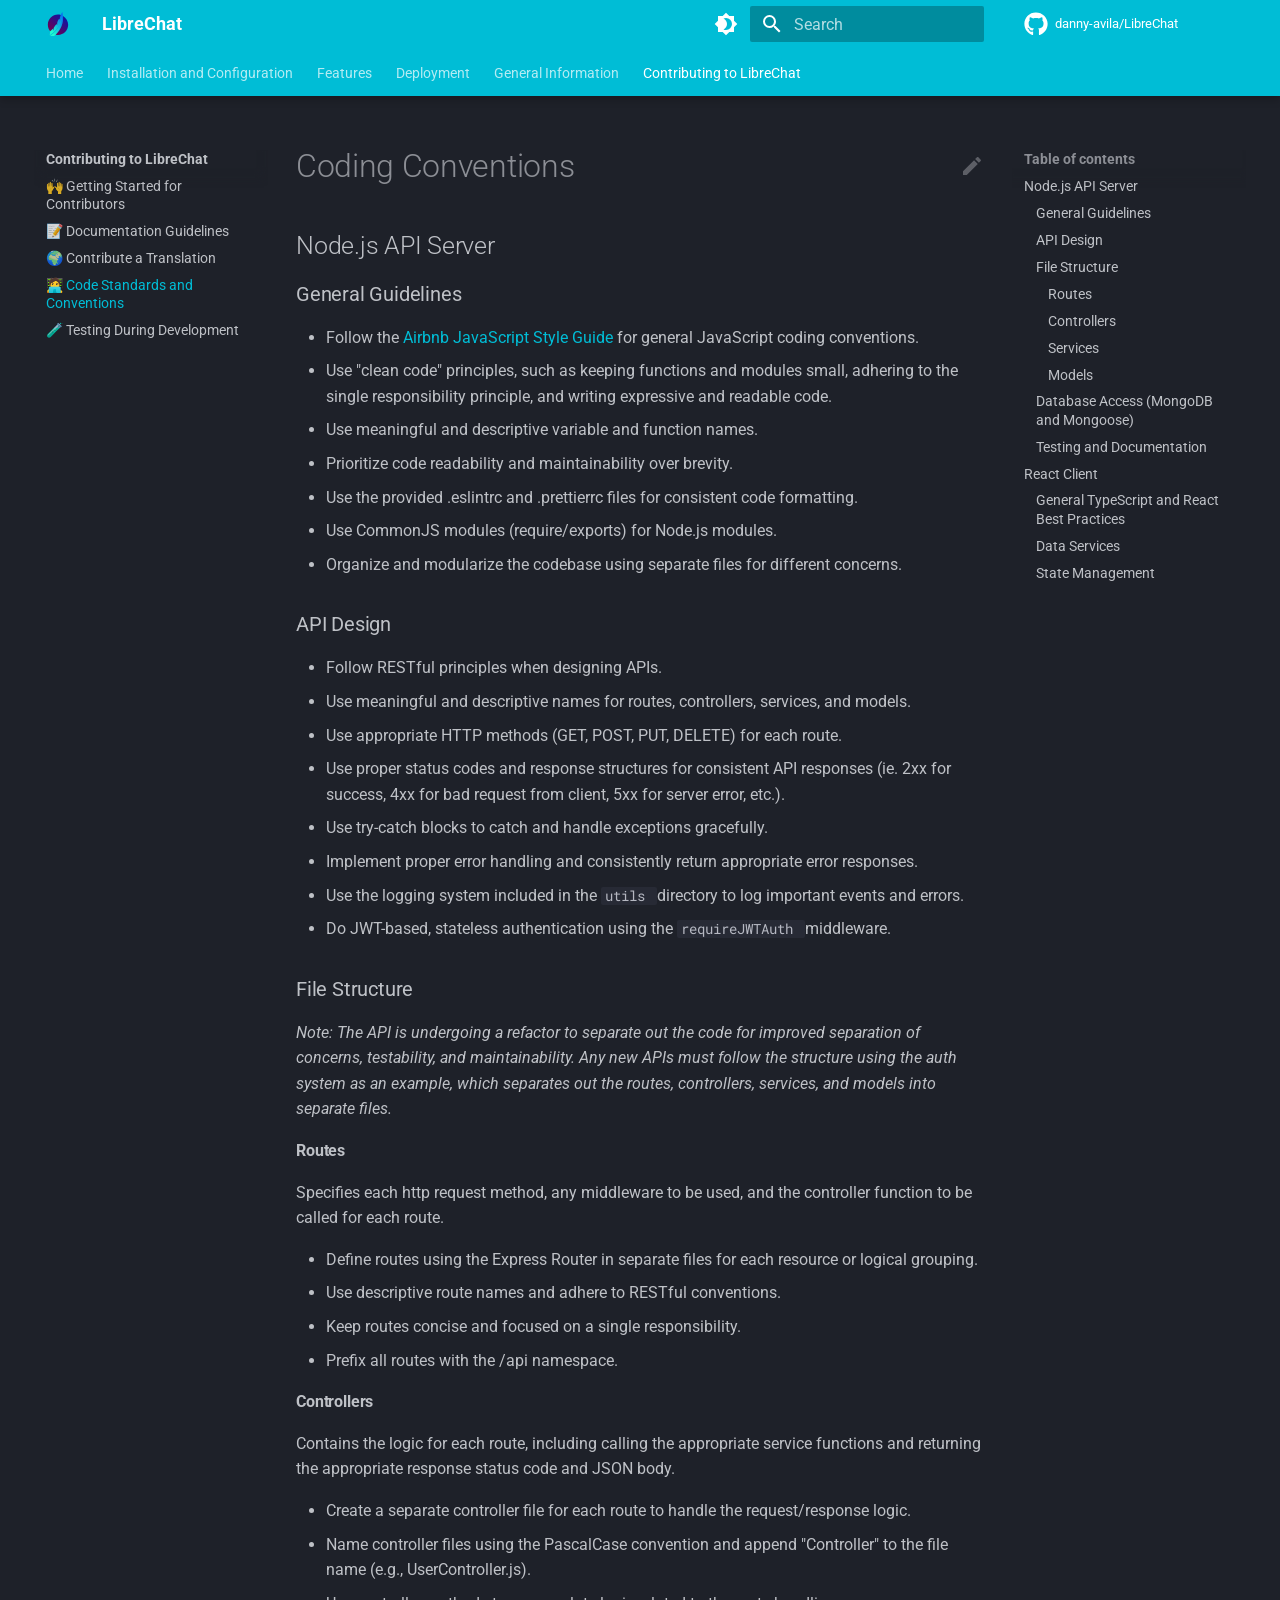
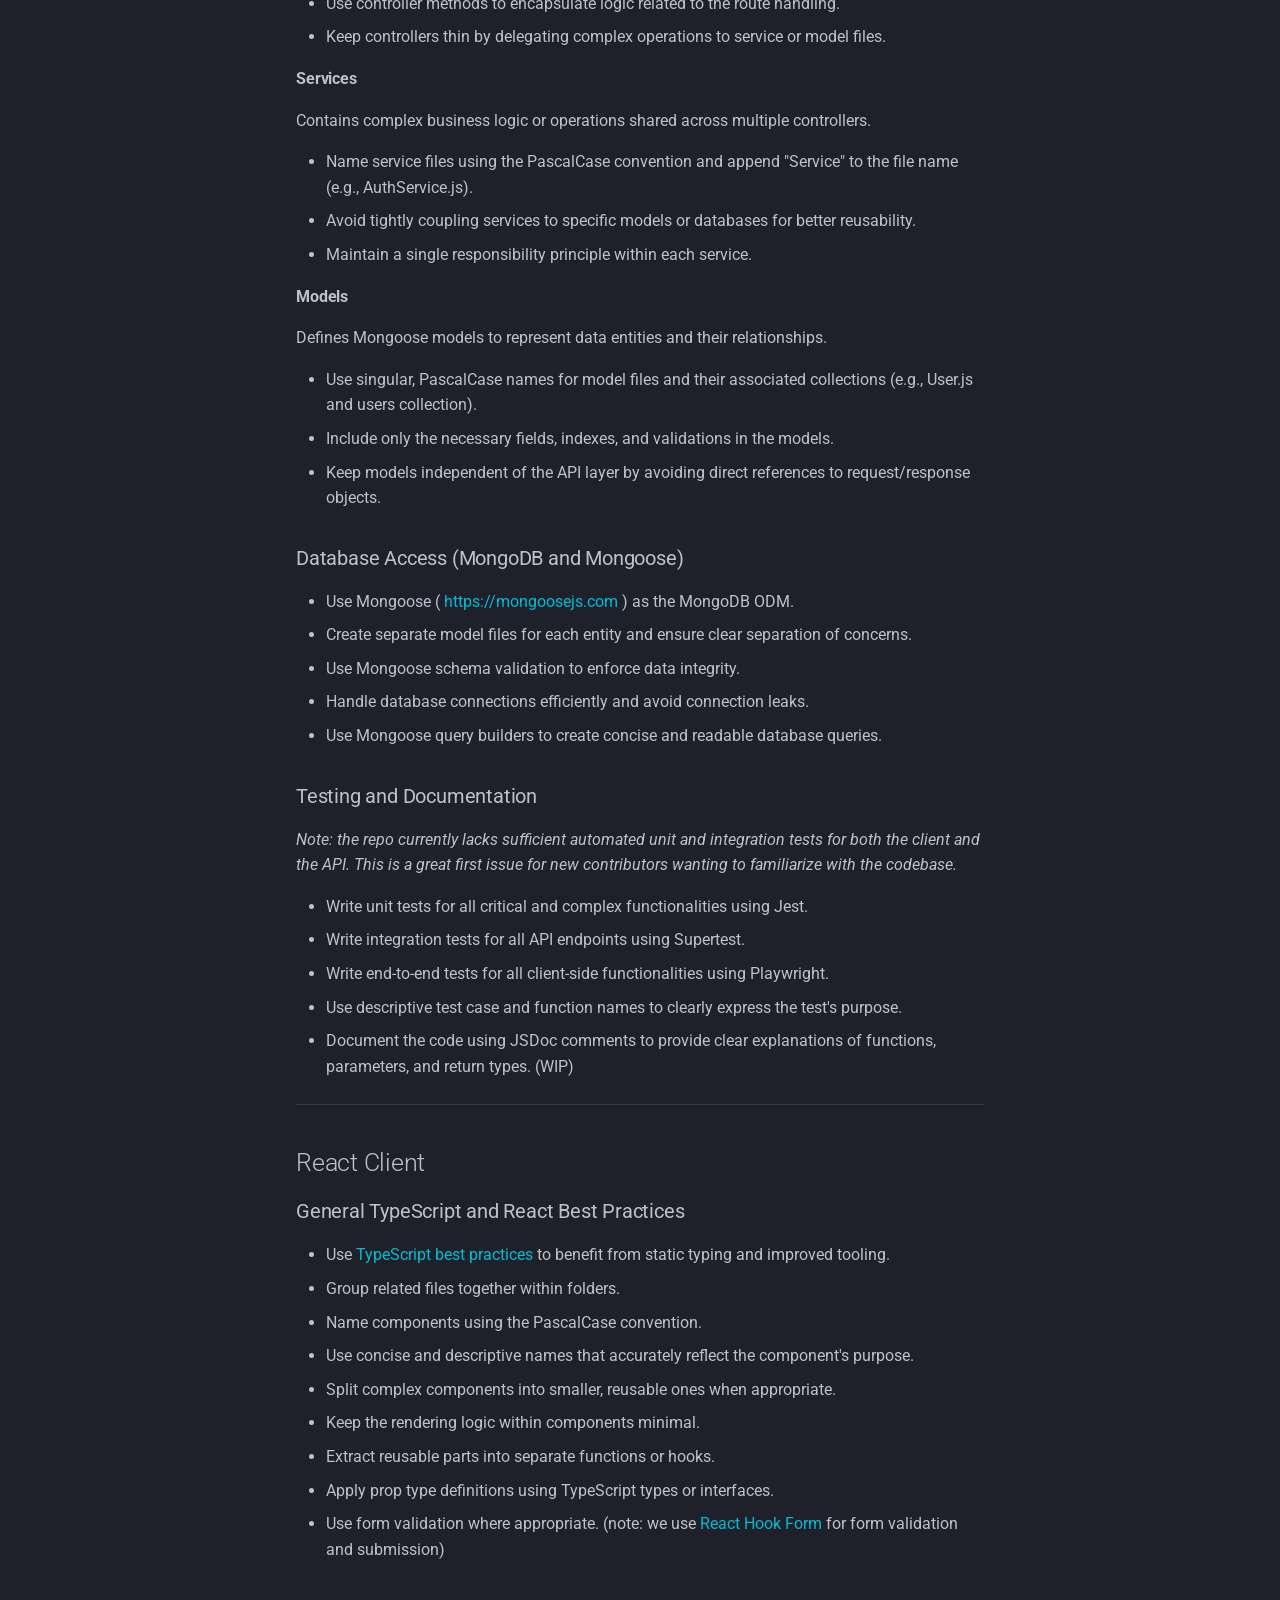
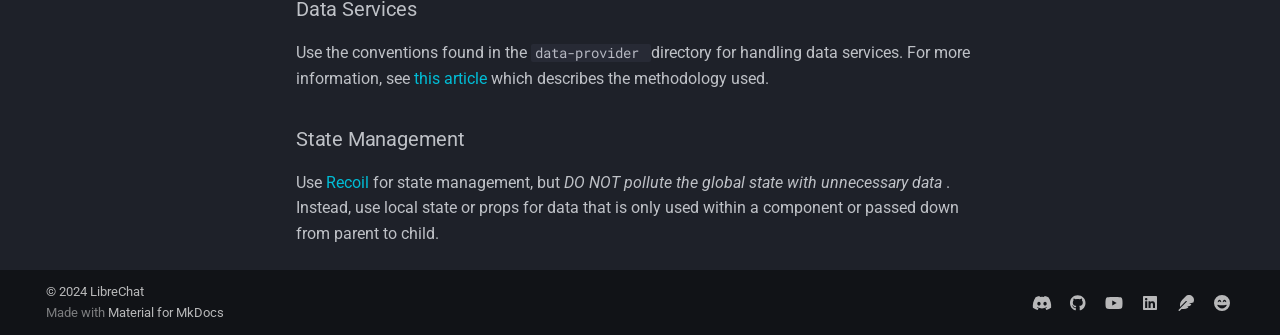
<file: contributions/coding_conventions.html>
<!DOCTYPE html>
<html class="no-js" lang="en">
 <head>
  <meta charset="utf-8"/>
  <meta content="width=device-width,initial-scale=1" name="viewport"/>
  <meta content="This guide covers the best practices for JavaScript coding, such as following the Airbnb Style Guide, using CommonJS modules, structuring the API using Express, Mongoose, and services, and testing and documenting the code using Jest, Supertest, Playwright, JSDoc, and TypeScript." name="description"/>
  <link href="translation_contribution.html" rel="prev"/>
  <link href="testing.html" rel="next"/>
  <link href="../assets/favicon_package/favicon-32x32.png" rel="icon"/>
  <meta content="mkdocs-1.5.3, mkdocs-material-9.5.17" name="generator"/>
  <title>
   🧑‍💻 Code Standards and Conventions - LibreChat
  </title>
  <link href="../assets/stylesheets/main.bcfcd587.min.css" rel="stylesheet"/>
  <link href="../assets/stylesheets/palette.06af60db.min.css" rel="stylesheet"/>
  <link crossorigin="" href="https://fonts.gstatic.com" rel="preconnect"/>
  <link href="https://fonts.googleapis.com/css?family=Roboto:300,300i,400,400i,700,700i%7CRoboto+Mono:400,400i,700,700i&amp;display=fallback" rel="stylesheet"/>
  <style>
   :root{--md-text-font:"Roboto";--md-code-font:"Roboto Mono"}
  </style>
  <script>
   __md_scope=new URL("..",location),__md_hash=e=>[...e].reduce((e,_)=>(e<<5)-e+_.charCodeAt(0),0),__md_get=(e,_=localStorage,t=__md_scope)=>JSON.parse(_.getItem(t.pathname+"."+e)),__md_set=(e,_,t=localStorage,a=__md_scope)=>{try{t.setItem(a.pathname+"."+e,JSON.stringify(_))}catch(e){}}
  </script>
  <meta content="article" property="og:type"/>
  <meta content="🧑‍💻 Code Standards and Conventions" property="og:title"/>
  <meta content="This guide covers the best practices for JavaScript coding, such as following the Airbnb Style Guide, using CommonJS modules, structuring the API using Express, Mongoose, and services, and testing and documenting the code using Jest, Supertest, Playwright, JSDoc, and TypeScript." property="og:description"/>
  <meta content="LibreChat" property="og:site_name"/>
  <meta content="en_us" property="og:locale"/>
  <meta content="Nonecontributions/coding_conventions.html" property="og:url"/>
  <meta content="summary" property="twitter:card"/>
  <meta content="🧑‍💻 Code Standards and Conventions" property="twitter:title"/>
  <meta content="This guide covers the best practices for JavaScript coding, such as following the Airbnb Style Guide, using CommonJS modules, structuring the API using Express, Mongoose, and services, and testing and documenting the code using Jest, Supertest, Playwright, JSDoc, and TypeScript." property="twitter:description"/>
 </head>
 <body data-md-color-accent="purple" data-md-color-primary="cyan" data-md-color-scheme="slate" dir="ltr">
  <input autocomplete="off" class="md-toggle" data-md-toggle="drawer" id="__drawer" type="checkbox"/>
  <input autocomplete="off" class="md-toggle" data-md-toggle="search" id="__search" type="checkbox"/>
  <label class="md-overlay" for="__drawer">
  </label>
  <div data-md-component="skip">
   <a class="md-skip" href="#coding-conventions">
    Skip to content
   </a>
  </div>
  <div data-md-component="announce">
  </div>
  <header class="md-header md-header--shadow md-header--lifted" data-md-component="header">
   <nav aria-label="Header" class="md-header__inner md-grid">
    <a aria-label="LibreChat" class="md-header__button md-logo" data-md-component="logo" href="../index.html" title="LibreChat">
     <img alt="logo" src="../assets/LibreChat.svg"/>
    </a>
    <label class="md-header__button md-icon" for="__drawer">
     <svg viewbox="0 0 24 24" xmlns="http://www.w3.org/2000/svg">
      <path d="M3 6h18v2H3V6m0 5h18v2H3v-2m0 5h18v2H3v-2Z">
      </path>
     </svg>
    </label>
    <div class="md-header__title" data-md-component="header-title">
     <div class="md-header__ellipsis">
      <div class="md-header__topic">
       <span class="md-ellipsis">
        LibreChat
       </span>
      </div>
      <div class="md-header__topic" data-md-component="header-topic">
       <span class="md-ellipsis">
        🧑‍💻 Code Standards and Conventions
       </span>
      </div>
     </div>
    </div>
    <form class="md-header__option" data-md-component="palette">
     <input aria-label="Switch to light mode" class="md-option" data-md-color-accent="purple" data-md-color-media="" data-md-color-primary="cyan" data-md-color-scheme="slate" id="__palette_0" name="__palette" type="radio"/>
     <label class="md-header__button md-icon" for="__palette_1" hidden="" title="Switch to light mode">
      <svg viewbox="0 0 24 24" xmlns="http://www.w3.org/2000/svg">
       <path d="M12 18c-.89 0-1.74-.2-2.5-.55C11.56 16.5 13 14.42 13 12c0-2.42-1.44-4.5-3.5-5.45C10.26 6.2 11.11 6 12 6a6 6 0 0 1 6 6 6 6 0 0 1-6 6m8-9.31V4h-4.69L12 .69 8.69 4H4v4.69L.69 12 4 15.31V20h4.69L12 23.31 15.31 20H20v-4.69L23.31 12 20 8.69Z">
       </path>
      </svg>
     </label>
     <input aria-label="Switch to dark mode" class="md-option" data-md-color-accent="purple" data-md-color-media="" data-md-color-primary="cyan" data-md-color-scheme="default" id="__palette_1" name="__palette" type="radio"/>
     <label class="md-header__button md-icon" for="__palette_0" hidden="" title="Switch to dark mode">
      <svg viewbox="0 0 24 24" xmlns="http://www.w3.org/2000/svg">
       <path d="M12 8a4 4 0 0 0-4 4 4 4 0 0 0 4 4 4 4 0 0 0 4-4 4 4 0 0 0-4-4m0 10a6 6 0 0 1-6-6 6 6 0 0 1 6-6 6 6 0 0 1 6 6 6 6 0 0 1-6 6m8-9.31V4h-4.69L12 .69 8.69 4H4v4.69L.69 12 4 15.31V20h4.69L12 23.31 15.31 20H20v-4.69L23.31 12 20 8.69Z">
       </path>
      </svg>
     </label>
    </form>
    <script>
     var media,input,key,value,palette=__md_get("__palette");if(palette&&palette.color){"(prefers-color-scheme)"===palette.color.media&&(media=matchMedia("(prefers-color-scheme: light)"),input=document.querySelector(media.matches?"[data-md-color-media='(prefers-color-scheme: light)']":"[data-md-color-media='(prefers-color-scheme: dark)']"),palette.color.media=input.getAttribute("data-md-color-media"),palette.color.scheme=input.getAttribute("data-md-color-scheme"),palette.color.primary=input.getAttribute("data-md-color-primary"),palette.color.accent=input.getAttribute("data-md-color-accent"));for([key,value]of Object.entries(palette.color))document.body.setAttribute("data-md-color-"+key,value)}
    </script>
    <label class="md-header__button md-icon" for="__search">
     <svg viewbox="0 0 24 24" xmlns="http://www.w3.org/2000/svg">
      <path d="M9.5 3A6.5 6.5 0 0 1 16 9.5c0 1.61-.59 3.09-1.56 4.23l.27.27h.79l5 5-1.5 1.5-5-5v-.79l-.27-.27A6.516 6.516 0 0 1 9.5 16 6.5 6.5 0 0 1 3 9.5 6.5 6.5 0 0 1 9.5 3m0 2C7 5 5 7 5 9.5S7 14 9.5 14 14 12 14 9.5 12 5 9.5 5Z">
      </path>
     </svg>
    </label>
    <div class="md-search" data-md-component="search" role="dialog">
     <label class="md-search__overlay" for="__search">
     </label>
     <div class="md-search__inner" role="search">
      <form class="md-search__form" name="search">
       <input aria-label="Search" autocapitalize="off" autocomplete="off" autocorrect="off" class="md-search__input" data-md-component="search-query" name="query" placeholder="Search" required="" spellcheck="false" type="text"/>
       <label class="md-search__icon md-icon" for="__search">
        <svg viewbox="0 0 24 24" xmlns="http://www.w3.org/2000/svg">
         <path d="M9.5 3A6.5 6.5 0 0 1 16 9.5c0 1.61-.59 3.09-1.56 4.23l.27.27h.79l5 5-1.5 1.5-5-5v-.79l-.27-.27A6.516 6.516 0 0 1 9.5 16 6.5 6.5 0 0 1 3 9.5 6.5 6.5 0 0 1 9.5 3m0 2C7 5 5 7 5 9.5S7 14 9.5 14 14 12 14 9.5 12 5 9.5 5Z">
         </path>
        </svg>
        <svg viewbox="0 0 24 24" xmlns="http://www.w3.org/2000/svg">
         <path d="M20 11v2H8l5.5 5.5-1.42 1.42L4.16 12l7.92-7.92L13.5 5.5 8 11h12Z">
         </path>
        </svg>
       </label>
       <nav aria-label="Search" class="md-search__options">
        <button aria-label="Clear" class="md-search__icon md-icon" tabindex="-1" title="Clear" type="reset">
         <svg viewbox="0 0 24 24" xmlns="http://www.w3.org/2000/svg">
          <path d="M19 6.41 17.59 5 12 10.59 6.41 5 5 6.41 10.59 12 5 17.59 6.41 19 12 13.41 17.59 19 19 17.59 13.41 12 19 6.41Z">
          </path>
         </svg>
        </button>
       </nav>
      </form>
      <div class="md-search__output">
       <div class="md-search__scrollwrap" data-md-scrollfix="">
        <div class="md-search-result" data-md-component="search-result">
         <div class="md-search-result__meta">
          Initializing search
         </div>
         <ol class="md-search-result__list" role="presentation">
         </ol>
        </div>
       </div>
      </div>
     </div>
    </div>
    <div class="md-header__source">
     <a class="md-source" data-md-component="source" href="https://github.com/danny-avila/LibreChat" title="Go to repository">
      <div class="md-source__icon md-icon">
       <svg viewbox="0 0 496 512" xmlns="http://www.w3.org/2000/svg">
        <!--! Font Awesome Free 6.5.1 by @fontawesome - https://fontawesome.com License - https://fontawesome.com/license/free (Icons: CC BY 4.0, Fonts: SIL OFL 1.1, Code: MIT License) Copyright 2023 Fonticons, Inc.-->
        <path d="M165.9 397.4c0 2-2.3 3.6-5.2 3.6-3.3.3-5.6-1.3-5.6-3.6 0-2 2.3-3.6 5.2-3.6 3-.3 5.6 1.3 5.6 3.6zm-31.1-4.5c-.7 2 1.3 4.3 4.3 4.9 2.6 1 5.6 0 6.2-2s-1.3-4.3-4.3-5.2c-2.6-.7-5.5.3-6.2 2.3zm44.2-1.7c-2.9.7-4.9 2.6-4.6 4.9.3 2 2.9 3.3 5.9 2.6 2.9-.7 4.9-2.6 4.6-4.6-.3-1.9-3-3.2-5.9-2.9zM244.8 8C106.1 8 0 113.3 0 252c0 110.9 69.8 205.8 169.5 239.2 12.8 2.3 17.3-5.6 17.3-12.1 0-6.2-.3-40.4-.3-61.4 0 0-70 15-84.7-29.8 0 0-11.4-29.1-27.8-36.6 0 0-22.9-15.7 1.6-15.4 0 0 24.9 2 38.6 25.8 21.9 38.6 58.6 27.5 72.9 20.9 2.3-16 8.8-27.1 16-33.7-55.9-6.2-112.3-14.3-112.3-110.5 0-27.5 7.6-41.3 23.6-58.9-2.6-6.5-11.1-33.3 2.6-67.9 20.9-6.5 69 27 69 27 20-5.6 41.5-8.5 62.8-8.5s42.8 2.9 62.8 8.5c0 0 48.1-33.6 69-27 13.7 34.7 5.2 61.4 2.6 67.9 16 17.7 25.8 31.5 25.8 58.9 0 96.5-58.9 104.2-114.8 110.5 9.2 7.9 17 22.9 17 46.4 0 33.7-.3 75.4-.3 83.6 0 6.5 4.6 14.4 17.3 12.1C428.2 457.8 496 362.9 496 252 496 113.3 383.5 8 244.8 8zM97.2 352.9c-1.3 1-1 3.3.7 5.2 1.6 1.6 3.9 2.3 5.2 1 1.3-1 1-3.3-.7-5.2-1.6-1.6-3.9-2.3-5.2-1zm-10.8-8.1c-.7 1.3.3 2.9 2.3 3.9 1.6 1 3.6.7 4.3-.7.7-1.3-.3-2.9-2.3-3.9-2-.6-3.6-.3-4.3.7zm32.4 35.6c-1.6 1.3-1 4.3 1.3 6.2 2.3 2.3 5.2 2.6 6.5 1 1.3-1.3.7-4.3-1.3-6.2-2.2-2.3-5.2-2.6-6.5-1zm-11.4-14.7c-1.6 1-1.6 3.6 0 5.9 1.6 2.3 4.3 3.3 5.6 2.3 1.6-1.3 1.6-3.9 0-6.2-1.4-2.3-4-3.3-5.6-2z">
        </path>
       </svg>
      </div>
      <div class="md-source__repository">
       danny-avila/LibreChat
      </div>
     </a>
    </div>
   </nav>
   <nav aria-label="Tabs" class="md-tabs" data-md-component="tabs">
    <div class="md-grid">
     <ul class="md-tabs__list">
      <li class="md-tabs__item">
       <a class="md-tabs__link" href="../index.html">
        Home
       </a>
      </li>
      <li class="md-tabs__item">
       <a class="md-tabs__link" href="../install/index.html">
        Installation and Configuration
       </a>
      </li>
      <li class="md-tabs__item">
       <a class="md-tabs__link" href="../features/index.html">
        Features
       </a>
      </li>
      <li class="md-tabs__item">
       <a class="md-tabs__link" href="../deployment/index.html">
        Deployment
       </a>
      </li>
      <li class="md-tabs__item">
       <a class="md-tabs__link" href="../general_info/index.html">
        General Information
       </a>
      </li>
      <li class="md-tabs__item md-tabs__item--active">
       <a class="md-tabs__link" href="index.html">
        Contributing to LibreChat
       </a>
      </li>
     </ul>
    </div>
   </nav>
  </header>
  <div class="md-container" data-md-component="container">
   <main class="md-main" data-md-component="main">
    <div class="md-main__inner md-grid">
     <div class="md-sidebar md-sidebar--primary" data-md-component="sidebar" data-md-type="navigation">
      <div class="md-sidebar__scrollwrap">
       <div class="md-sidebar__inner">
        <nav aria-label="Navigation" class="md-nav md-nav--primary md-nav--lifted" data-md-level="0">
         <label class="md-nav__title" for="__drawer">
          <a aria-label="LibreChat" class="md-nav__button md-logo" data-md-component="logo" href="../index.html" title="LibreChat">
           <img alt="logo" src="../assets/LibreChat.svg"/>
          </a>
          LibreChat
         </label>
         <div class="md-nav__source">
          <a class="md-source" data-md-component="source" href="https://github.com/danny-avila/LibreChat" title="Go to repository">
           <div class="md-source__icon md-icon">
            <svg viewbox="0 0 496 512" xmlns="http://www.w3.org/2000/svg">
             <!--! Font Awesome Free 6.5.1 by @fontawesome - https://fontawesome.com License - https://fontawesome.com/license/free (Icons: CC BY 4.0, Fonts: SIL OFL 1.1, Code: MIT License) Copyright 2023 Fonticons, Inc.-->
             <path d="M165.9 397.4c0 2-2.3 3.6-5.2 3.6-3.3.3-5.6-1.3-5.6-3.6 0-2 2.3-3.6 5.2-3.6 3-.3 5.6 1.3 5.6 3.6zm-31.1-4.5c-.7 2 1.3 4.3 4.3 4.9 2.6 1 5.6 0 6.2-2s-1.3-4.3-4.3-5.2c-2.6-.7-5.5.3-6.2 2.3zm44.2-1.7c-2.9.7-4.9 2.6-4.6 4.9.3 2 2.9 3.3 5.9 2.6 2.9-.7 4.9-2.6 4.6-4.6-.3-1.9-3-3.2-5.9-2.9zM244.8 8C106.1 8 0 113.3 0 252c0 110.9 69.8 205.8 169.5 239.2 12.8 2.3 17.3-5.6 17.3-12.1 0-6.2-.3-40.4-.3-61.4 0 0-70 15-84.7-29.8 0 0-11.4-29.1-27.8-36.6 0 0-22.9-15.7 1.6-15.4 0 0 24.9 2 38.6 25.8 21.9 38.6 58.6 27.5 72.9 20.9 2.3-16 8.8-27.1 16-33.7-55.9-6.2-112.3-14.3-112.3-110.5 0-27.5 7.6-41.3 23.6-58.9-2.6-6.5-11.1-33.3 2.6-67.9 20.9-6.5 69 27 69 27 20-5.6 41.5-8.5 62.8-8.5s42.8 2.9 62.8 8.5c0 0 48.1-33.6 69-27 13.7 34.7 5.2 61.4 2.6 67.9 16 17.7 25.8 31.5 25.8 58.9 0 96.5-58.9 104.2-114.8 110.5 9.2 7.9 17 22.9 17 46.4 0 33.7-.3 75.4-.3 83.6 0 6.5 4.6 14.4 17.3 12.1C428.2 457.8 496 362.9 496 252 496 113.3 383.5 8 244.8 8zM97.2 352.9c-1.3 1-1 3.3.7 5.2 1.6 1.6 3.9 2.3 5.2 1 1.3-1 1-3.3-.7-5.2-1.6-1.6-3.9-2.3-5.2-1zm-10.8-8.1c-.7 1.3.3 2.9 2.3 3.9 1.6 1 3.6.7 4.3-.7.7-1.3-.3-2.9-2.3-3.9-2-.6-3.6-.3-4.3.7zm32.4 35.6c-1.6 1.3-1 4.3 1.3 6.2 2.3 2.3 5.2 2.6 6.5 1 1.3-1.3.7-4.3-1.3-6.2-2.2-2.3-5.2-2.6-6.5-1zm-11.4-14.7c-1.6 1-1.6 3.6 0 5.9 1.6 2.3 4.3 3.3 5.6 2.3 1.6-1.3 1.6-3.9 0-6.2-1.4-2.3-4-3.3-5.6-2z">
             </path>
            </svg>
           </div>
           <div class="md-source__repository">
            danny-avila/LibreChat
           </div>
          </a>
         </div>
         <ul class="md-nav__list" data-md-scrollfix="">
          <li class="md-nav__item">
           <a class="md-nav__link" href="../index.html">
            <span class="md-ellipsis">
             Home
            </span>
           </a>
          </li>
          <li class="md-nav__item md-nav__item--nested">
           <input class="md-nav__toggle md-toggle md-toggle--indeterminate" id="__nav_2" type="checkbox"/>
           <div class="md-nav__link md-nav__container">
            <a class="md-nav__link" href="../install/index.html">
             <span class="md-ellipsis">
              Installation and Configuration
             </span>
            </a>
            <label class="md-nav__link" for="__nav_2" id="__nav_2_label" tabindex="0">
             <span class="md-nav__icon md-icon">
             </span>
            </label>
           </div>
           <nav aria-expanded="false" aria-labelledby="__nav_2_label" class="md-nav" data-md-level="1">
            <label class="md-nav__title" for="__nav_2">
             <span class="md-nav__icon md-icon">
             </span>
             Installation and Configuration
            </label>
            <ul class="md-nav__list" data-md-scrollfix="">
             <li class="md-nav__item md-nav__item--nested">
              <input class="md-nav__toggle md-toggle md-toggle--indeterminate" id="__nav_2_2" type="checkbox"/>
              <div class="md-nav__link md-nav__container">
               <a class="md-nav__link" href="../install/installation/index.html">
                <span class="md-ellipsis">
                 Installation
                </span>
               </a>
               <label class="md-nav__link" for="__nav_2_2" id="__nav_2_2_label" tabindex="0">
                <span class="md-nav__icon md-icon">
                </span>
               </label>
              </div>
              <nav aria-expanded="false" aria-labelledby="__nav_2_2_label" class="md-nav" data-md-level="2">
               <label class="md-nav__title" for="__nav_2_2">
                <span class="md-nav__icon md-icon">
                </span>
                Installation
               </label>
               <ul class="md-nav__list" data-md-scrollfix="">
                <li class="md-nav__item">
                 <a class="md-nav__link" href="../install/installation/docker_compose_install.html">
                  <span class="md-ellipsis">
                   🐳 Docker Compose ✨(Recommended)
                  </span>
                 </a>
                </li>
                <li class="md-nav__item">
                 <a class="md-nav__link" href="../install/installation/container_install.html">
                  <span class="md-ellipsis">
                   🦦 Container (Podman)
                  </span>
                 </a>
                </li>
                <li class="md-nav__item">
                 <a class="md-nav__link" href="../install/installation/linux_install.html">
                  <span class="md-ellipsis">
                   🐧 Linux
                  </span>
                 </a>
                </li>
                <li class="md-nav__item">
                 <a class="md-nav__link" href="../install/installation/mac_install.html">
                  <span class="md-ellipsis">
                   🍎 Mac
                  </span>
                 </a>
                </li>
                <li class="md-nav__item">
                 <a class="md-nav__link" href="../install/installation/windows_install.html">
                  <span class="md-ellipsis">
                   🪟 Windows
                  </span>
                 </a>
                </li>
               </ul>
              </nav>
             </li>
             <li class="md-nav__item md-nav__item--nested">
              <input class="md-nav__toggle md-toggle md-toggle--indeterminate" id="__nav_2_3" type="checkbox"/>
              <div class="md-nav__link md-nav__container">
               <a class="md-nav__link" href="../install/configuration/index.html">
                <span class="md-ellipsis">
                 Configuration
                </span>
               </a>
               <label class="md-nav__link" for="__nav_2_3" id="__nav_2_3_label" tabindex="0">
                <span class="md-nav__icon md-icon">
                </span>
               </label>
              </div>
              <nav aria-expanded="false" aria-labelledby="__nav_2_3_label" class="md-nav" data-md-level="2">
               <label class="md-nav__title" for="__nav_2_3">
                <span class="md-nav__icon md-icon">
                </span>
                Configuration
               </label>
               <ul class="md-nav__list" data-md-scrollfix="">
                <li class="md-nav__item">
                 <a class="md-nav__link" href="../install/configuration/dotenv.html">
                  <span class="md-ellipsis">
                   ⚙️ Environment Variables
                  </span>
                 </a>
                </li>
                <li class="md-nav__item">
                 <a class="md-nav__link" href="../install/configuration/custom_config.html">
                  <span class="md-ellipsis">
                   🖥️ Custom Config
                  </span>
                 </a>
                </li>
                <li class="md-nav__item">
                 <a class="md-nav__link" href="../install/configuration/azure_openai.html">
                  <span class="md-ellipsis">
                   🅰️ Azure OpenAI
                  </span>
                 </a>
                </li>
                <li class="md-nav__item">
                 <a class="md-nav__link" href="../install/configuration/ai_endpoints.html">
                  <span class="md-ellipsis">
                   ✅ Compatible AI Endpoints
                  </span>
                 </a>
                </li>
                <li class="md-nav__item">
                 <a class="md-nav__link" href="../install/configuration/docker_override.html">
                  <span class="md-ellipsis">
                   🐋 Docker Compose Override
                  </span>
                 </a>
                </li>
                <li class="md-nav__item">
                 <a class="md-nav__link" href="../install/configuration/ai_setup.html">
                  <span class="md-ellipsis">
                   🤖 AI Setup
                  </span>
                 </a>
                </li>
                <li class="md-nav__item">
                 <a class="md-nav__link" href="../install/configuration/litellm.html">
                  <span class="md-ellipsis">
                   🚅 LiteLLM
                  </span>
                 </a>
                </li>
                <li class="md-nav__item">
                 <a class="md-nav__link" href="../install/configuration/free_ai_apis.html">
                  <span class="md-ellipsis">
                   💸 Free AI APIs
                  </span>
                 </a>
                </li>
                <li class="md-nav__item">
                 <a class="md-nav__link" href="../install/configuration/ollama.html">
                  <span class="md-ellipsis">
                   🦙 Ollama
                  </span>
                 </a>
                </li>
                <li class="md-nav__item">
                 <a class="md-nav__link" href="../install/configuration/user_auth_system.html">
                  <span class="md-ellipsis">
                   🛂 Authentication System
                  </span>
                 </a>
                </li>
                <li class="md-nav__item">
                 <a class="md-nav__link" href="../install/configuration/mongodb.html">
                  <span class="md-ellipsis">
                   🍃 Online MongoDB
                  </span>
                 </a>
                </li>
                <li class="md-nav__item">
                 <a class="md-nav__link" href="../install/configuration/default_language.html">
                  <span class="md-ellipsis">
                   🌍 Default Language
                  </span>
                 </a>
                </li>
                <li class="md-nav__item">
                 <a class="md-nav__link" href="../install/configuration/misc.html">
                  <span class="md-ellipsis">
                   🌀 Miscellaneous
                  </span>
                 </a>
                </li>
               </ul>
              </nav>
             </li>
            </ul>
           </nav>
          </li>
          <li class="md-nav__item md-nav__item--nested">
           <input class="md-nav__toggle md-toggle md-toggle--indeterminate" id="__nav_3" type="checkbox"/>
           <div class="md-nav__link md-nav__container">
            <a class="md-nav__link" href="../features/index.html">
             <span class="md-ellipsis">
              Features
             </span>
            </a>
            <label class="md-nav__link" for="__nav_3" id="__nav_3_label" tabindex="0">
             <span class="md-nav__icon md-icon">
             </span>
            </label>
           </div>
           <nav aria-expanded="false" aria-labelledby="__nav_3_label" class="md-nav" data-md-level="1">
            <label class="md-nav__title" for="__nav_3">
             <span class="md-nav__icon md-icon">
             </span>
             Features
            </label>
            <ul class="md-nav__list" data-md-scrollfix="">
             <li class="md-nav__item md-nav__item--nested">
              <input class="md-nav__toggle md-toggle md-toggle--indeterminate" id="__nav_3_2" type="checkbox"/>
              <div class="md-nav__link md-nav__container">
               <a class="md-nav__link" href="../features/plugins/index.html">
                <span class="md-ellipsis">
                 Plugins
                </span>
               </a>
               <label class="md-nav__link" for="__nav_3_2" id="__nav_3_2_label" tabindex="0">
                <span class="md-nav__icon md-icon">
                </span>
               </label>
              </div>
              <nav aria-expanded="false" aria-labelledby="__nav_3_2_label" class="md-nav" data-md-level="2">
               <label class="md-nav__title" for="__nav_3_2">
                <span class="md-nav__icon md-icon">
                </span>
                Plugins
               </label>
               <ul class="md-nav__list" data-md-scrollfix="">
                <li class="md-nav__item">
                 <a class="md-nav__link" href="../features/plugins/introduction.html">
                  <span class="md-ellipsis">
                   🔌 Introduction
                  </span>
                 </a>
                </li>
                <li class="md-nav__item">
                 <a class="md-nav__link" href="../features/plugins/make_your_own.html">
                  <span class="md-ellipsis">
                   🛠️ Make Your Own
                  </span>
                 </a>
                </li>
                <li class="md-nav__item">
                 <a class="md-nav__link" href="../features/plugins/chatgpt_plugins_openapi.html">
                  <span class="md-ellipsis">
                   🧑‍💼 Official ChatGPT Plugins
                  </span>
                 </a>
                </li>
                <li class="md-nav__item">
                 <a class="md-nav__link" href="../features/plugins/google_search.html">
                  <span class="md-ellipsis">
                   🔎 Google Search
                  </span>
                 </a>
                </li>
                <li class="md-nav__item">
                 <a class="md-nav__link" href="../features/plugins/stable_diffusion.html">
                  <span class="md-ellipsis">
                   🖌️ Stable Diffusion
                  </span>
                 </a>
                </li>
                <li class="md-nav__item">
                 <a class="md-nav__link" href="../features/plugins/wolfram.html">
                  <span class="md-ellipsis">
                   🧠 Wolfram|Alpha
                  </span>
                 </a>
                </li>
                <li class="md-nav__item">
                 <a class="md-nav__link" href="../features/plugins/azure_ai_search.html">
                  <span class="md-ellipsis">
                   ⚡ Azure AI Search
                  </span>
                 </a>
                </li>
               </ul>
              </nav>
             </li>
             <li class="md-nav__item">
              <a class="md-nav__link" href="../features/presets.html">
               <span class="md-ellipsis">
                🔖 Presets
               </span>
              </a>
             </li>
             <li class="md-nav__item">
              <a class="md-nav__link" href="../features/mod_system.html">
               <span class="md-ellipsis">
                🔨 Automated Moderation
               </span>
              </a>
             </li>
             <li class="md-nav__item">
              <a class="md-nav__link" href="../features/token_usage.html">
               <span class="md-ellipsis">
                🪙 Token Usage
               </span>
              </a>
             </li>
             <li class="md-nav__item">
              <a class="md-nav__link" href="../features/firebase.html">
               <span class="md-ellipsis">
                🔥 Firebase CDN Setup
               </span>
              </a>
             </li>
             <li class="md-nav__item">
              <a class="md-nav__link" href="../features/manage_your_database.html">
               <span class="md-ellipsis">
                🍃 Manage Your Database
               </span>
              </a>
             </li>
             <li class="md-nav__item">
              <a class="md-nav__link" href="../features/logging_system.html">
               <span class="md-ellipsis">
                🪵 Logging System
               </span>
              </a>
             </li>
             <li class="md-nav__item">
              <a class="md-nav__link" href="../features/bing_jailbreak.html">
               <span class="md-ellipsis">
                😈 Bing Jailbreak
               </span>
              </a>
             </li>
             <li class="md-nav__item">
              <a class="md-nav__link" href="../features/third_party.html">
               <span class="md-ellipsis">
                ✨ Third-Party Tools and Contributions
               </span>
              </a>
             </li>
            </ul>
           </nav>
          </li>
          <li class="md-nav__item md-nav__item--nested">
           <input class="md-nav__toggle md-toggle md-toggle--indeterminate" id="__nav_4" type="checkbox"/>
           <div class="md-nav__link md-nav__container">
            <a class="md-nav__link" href="../deployment/index.html">
             <span class="md-ellipsis">
              Deployment
             </span>
            </a>
            <label class="md-nav__link" for="__nav_4" id="__nav_4_label" tabindex="0">
             <span class="md-nav__icon md-icon">
             </span>
            </label>
           </div>
           <nav aria-expanded="false" aria-labelledby="__nav_4_label" class="md-nav" data-md-level="1">
            <label class="md-nav__title" for="__nav_4">
             <span class="md-nav__icon md-icon">
             </span>
             Deployment
            </label>
            <ul class="md-nav__list" data-md-scrollfix="">
             <li class="md-nav__item">
              <a class="md-nav__link" href="../deployment/introduction.html">
               <span class="md-ellipsis">
                🌐 Deployment Introduction
               </span>
              </a>
             </li>
             <li class="md-nav__item">
              <a class="md-nav__link" href="../deployment/digitalocean.html">
               <span class="md-ellipsis">
                🌊 DigitalOcean ✨(Recommended)
               </span>
              </a>
             </li>
             <li class="md-nav__item">
              <a class="md-nav__link" href="../deployment/docker_ubuntu_deploy.html">
               <span class="md-ellipsis">
                🐳 Ubuntu Docker Deployment
               </span>
              </a>
             </li>
             <li class="md-nav__item">
              <a class="md-nav__link" href="../deployment/huggingface.html">
               <span class="md-ellipsis">
                🤗 HuggingFace
               </span>
              </a>
             </li>
             <li class="md-nav__item">
              <a class="md-nav__link" href="../deployment/railway.html">
               <span class="md-ellipsis">
                🛤️ Railway (one-click)
               </span>
              </a>
             </li>
             <li class="md-nav__item">
              <a class="md-nav__link" href="../deployment/linode.html">
               <span class="md-ellipsis">
                🐧 Linode
               </span>
              </a>
             </li>
             <li class="md-nav__item">
              <a class="md-nav__link" href="../deployment/azure-terraform.html">
               <span class="md-ellipsis">
                ⚡ Azure
               </span>
              </a>
             </li>
             <li class="md-nav__item">
              <a class="md-nav__link" href="../deployment/render.html">
               <span class="md-ellipsis">
                ⏹️ Render
               </span>
              </a>
             </li>
             <li class="md-nav__item">
              <a class="md-nav__link" href="../deployment/meilisearch_in_render.html">
               <span class="md-ellipsis">
                🔎 Meilisearch in Render
               </span>
              </a>
             </li>
             <li class="md-nav__item">
              <a class="md-nav__link" href="../deployment/hetzner_ubuntu.html">
               <span class="md-ellipsis">
                🏗️ Hetzner
               </span>
              </a>
             </li>
             <li class="md-nav__item">
              <a class="md-nav__link" href="../deployment/heroku.html">
               <span class="md-ellipsis">
                🌈 Heroku
               </span>
              </a>
             </li>
             <li class="md-nav__item">
              <a class="md-nav__link" href="../deployment/zeabur.html">
               <span class="md-ellipsis">
                🦓 Zeabur
               </span>
              </a>
             </li>
             <li class="md-nav__item">
              <a class="md-nav__link" href="../deployment/cloudflare.html">
               <span class="md-ellipsis">
                ☁️ Cloudflare
               </span>
              </a>
             </li>
             <li class="md-nav__item">
              <a class="md-nav__link" href="../deployment/nginx.html">
               <span class="md-ellipsis">
                ↪️ Nginx
               </span>
              </a>
             </li>
             <li class="md-nav__item">
              <a class="md-nav__link" href="../deployment/ngrok.html">
               <span class="md-ellipsis">
                🪨 Ngrok
               </span>
              </a>
             </li>
             <li class="md-nav__item">
              <a class="md-nav__link" href="../deployment/traefik.html">
               <span class="md-ellipsis">
                🚦 Traefik
               </span>
              </a>
             </li>
            </ul>
           </nav>
          </li>
          <li class="md-nav__item md-nav__item--nested">
           <input class="md-nav__toggle md-toggle md-toggle--indeterminate" id="__nav_5" type="checkbox"/>
           <div class="md-nav__link md-nav__container">
            <a class="md-nav__link" href="../general_info/index.html">
             <span class="md-ellipsis">
              General Information
             </span>
            </a>
            <label class="md-nav__link" for="__nav_5" id="__nav_5_label" tabindex="0">
             <span class="md-nav__icon md-icon">
             </span>
            </label>
           </div>
           <nav aria-expanded="false" aria-labelledby="__nav_5_label" class="md-nav" data-md-level="1">
            <label class="md-nav__title" for="__nav_5">
             <span class="md-nav__icon md-icon">
             </span>
             General Information
            </label>
            <ul class="md-nav__list" data-md-scrollfix="">
             <li class="md-nav__item">
              <a class="md-nav__link" href="../general_info/breaking_changes.html">
               <span class="md-ellipsis">
                ⚠️ Breaking Changes
               </span>
              </a>
             </li>
             <li class="md-nav__item">
              <a class="md-nav__link" href="../general_info/multilingual_information.html">
               <span class="md-ellipsis">
                🌍 Multilingual Information
               </span>
              </a>
             </li>
             <li class="md-nav__item">
              <a class="md-nav__link" href="../general_info/project_origin.html">
               <span class="md-ellipsis">
                🧭 Origin
               </span>
              </a>
             </li>
             <li class="md-nav__item">
              <a class="md-nav__link" href="../general_info/tech_stack.html">
               <span class="md-ellipsis">
                🧑‍💻 Tech Stack
               </span>
              </a>
             </li>
            </ul>
           </nav>
          </li>
          <li class="md-nav__item md-nav__item--active md-nav__item--section md-nav__item--nested">
           <input checked="" class="md-nav__toggle md-toggle" id="__nav_6" type="checkbox"/>
           <div class="md-nav__link md-nav__container">
            <a class="md-nav__link" href="index.html">
             <span class="md-ellipsis">
              Contributing to LibreChat
             </span>
            </a>
            <label class="md-nav__link" for="__nav_6" id="__nav_6_label" tabindex="">
             <span class="md-nav__icon md-icon">
             </span>
            </label>
           </div>
           <nav aria-expanded="true" aria-labelledby="__nav_6_label" class="md-nav" data-md-level="1">
            <label class="md-nav__title" for="__nav_6">
             <span class="md-nav__icon md-icon">
             </span>
             Contributing to LibreChat
            </label>
            <ul class="md-nav__list" data-md-scrollfix="">
             <li class="md-nav__item">
              <a class="md-nav__link" href="how_to_contribute.html">
               <span class="md-ellipsis">
                🙌 Getting Started for Contributors
               </span>
              </a>
             </li>
             <li class="md-nav__item">
              <a class="md-nav__link" href="documentation_guidelines.html">
               <span class="md-ellipsis">
                📝 Documentation Guidelines
               </span>
              </a>
             </li>
             <li class="md-nav__item">
              <a class="md-nav__link" href="translation_contribution.html">
               <span class="md-ellipsis">
                🌍 Contribute a Translation
               </span>
              </a>
             </li>
             <li class="md-nav__item md-nav__item--active">
              <input class="md-nav__toggle md-toggle" id="__toc" type="checkbox"/>
              <label class="md-nav__link md-nav__link--active" for="__toc">
               <span class="md-ellipsis">
                🧑‍💻 Code Standards and Conventions
               </span>
               <span class="md-nav__icon md-icon">
               </span>
              </label>
              <a class="md-nav__link md-nav__link--active" href="coding_conventions.html">
               <span class="md-ellipsis">
                🧑‍💻 Code Standards and Conventions
               </span>
              </a>
              <nav aria-label="Table of contents" class="md-nav md-nav--secondary">
               <label class="md-nav__title" for="__toc">
                <span class="md-nav__icon md-icon">
                </span>
                Table of contents
               </label>
               <ul class="md-nav__list" data-md-component="toc" data-md-scrollfix="">
                <li class="md-nav__item">
                 <a class="md-nav__link" href="#nodejs-api-server">
                  <span class="md-ellipsis">
                   Node.js API Server
                  </span>
                 </a>
                 <nav aria-label="Node.js API Server" class="md-nav">
                  <ul class="md-nav__list">
                   <li class="md-nav__item">
                    <a class="md-nav__link" href="#general-guidelines">
                     <span class="md-ellipsis">
                      General Guidelines
                     </span>
                    </a>
                   </li>
                   <li class="md-nav__item">
                    <a class="md-nav__link" href="#api-design">
                     <span class="md-ellipsis">
                      API Design
                     </span>
                    </a>
                   </li>
                   <li class="md-nav__item">
                    <a class="md-nav__link" href="#file-structure">
                     <span class="md-ellipsis">
                      File Structure
                     </span>
                    </a>
                    <nav aria-label="File Structure" class="md-nav">
                     <ul class="md-nav__list">
                      <li class="md-nav__item">
                       <a class="md-nav__link" href="#routes">
                        <span class="md-ellipsis">
                         Routes
                        </span>
                       </a>
                      </li>
                      <li class="md-nav__item">
                       <a class="md-nav__link" href="#controllers">
                        <span class="md-ellipsis">
                         Controllers
                        </span>
                       </a>
                      </li>
                      <li class="md-nav__item">
                       <a class="md-nav__link" href="#services">
                        <span class="md-ellipsis">
                         Services
                        </span>
                       </a>
                      </li>
                      <li class="md-nav__item">
                       <a class="md-nav__link" href="#models">
                        <span class="md-ellipsis">
                         Models
                        </span>
                       </a>
                      </li>
                     </ul>
                    </nav>
                   </li>
                   <li class="md-nav__item">
                    <a class="md-nav__link" href="#database-access-mongodb-and-mongoose">
                     <span class="md-ellipsis">
                      Database Access (MongoDB and Mongoose)
                     </span>
                    </a>
                   </li>
                   <li class="md-nav__item">
                    <a class="md-nav__link" href="#testing-and-documentation">
                     <span class="md-ellipsis">
                      Testing and Documentation
                     </span>
                    </a>
                   </li>
                  </ul>
                 </nav>
                </li>
                <li class="md-nav__item">
                 <a class="md-nav__link" href="#react-client">
                  <span class="md-ellipsis">
                   React Client
                  </span>
                 </a>
                 <nav aria-label="React Client" class="md-nav">
                  <ul class="md-nav__list">
                   <li class="md-nav__item">
                    <a class="md-nav__link" href="#general-typescript-and-react-best-practices">
                     <span class="md-ellipsis">
                      General TypeScript and React Best Practices
                     </span>
                    </a>
                   </li>
                   <li class="md-nav__item">
                    <a class="md-nav__link" href="#data-services">
                     <span class="md-ellipsis">
                      Data Services
                     </span>
                    </a>
                   </li>
                   <li class="md-nav__item">
                    <a class="md-nav__link" href="#state-management">
                     <span class="md-ellipsis">
                      State Management
                     </span>
                    </a>
                   </li>
                  </ul>
                 </nav>
                </li>
               </ul>
              </nav>
             </li>
             <li class="md-nav__item">
              <a class="md-nav__link" href="testing.html">
               <span class="md-ellipsis">
                🧪 Testing During Development
               </span>
              </a>
             </li>
            </ul>
           </nav>
          </li>
         </ul>
        </nav>
       </div>
      </div>
     </div>
     <div class="md-sidebar md-sidebar--secondary" data-md-component="sidebar" data-md-type="toc">
      <div class="md-sidebar__scrollwrap">
       <div class="md-sidebar__inner">
        <nav aria-label="Table of contents" class="md-nav md-nav--secondary">
         <label class="md-nav__title" for="__toc">
          <span class="md-nav__icon md-icon">
          </span>
          Table of contents
         </label>
         <ul class="md-nav__list" data-md-component="toc" data-md-scrollfix="">
          <li class="md-nav__item">
           <a class="md-nav__link" href="#nodejs-api-server">
            <span class="md-ellipsis">
             Node.js API Server
            </span>
           </a>
           <nav aria-label="Node.js API Server" class="md-nav">
            <ul class="md-nav__list">
             <li class="md-nav__item">
              <a class="md-nav__link" href="#general-guidelines">
               <span class="md-ellipsis">
                General Guidelines
               </span>
              </a>
             </li>
             <li class="md-nav__item">
              <a class="md-nav__link" href="#api-design">
               <span class="md-ellipsis">
                API Design
               </span>
              </a>
             </li>
             <li class="md-nav__item">
              <a class="md-nav__link" href="#file-structure">
               <span class="md-ellipsis">
                File Structure
               </span>
              </a>
              <nav aria-label="File Structure" class="md-nav">
               <ul class="md-nav__list">
                <li class="md-nav__item">
                 <a class="md-nav__link" href="#routes">
                  <span class="md-ellipsis">
                   Routes
                  </span>
                 </a>
                </li>
                <li class="md-nav__item">
                 <a class="md-nav__link" href="#controllers">
                  <span class="md-ellipsis">
                   Controllers
                  </span>
                 </a>
                </li>
                <li class="md-nav__item">
                 <a class="md-nav__link" href="#services">
                  <span class="md-ellipsis">
                   Services
                  </span>
                 </a>
                </li>
                <li class="md-nav__item">
                 <a class="md-nav__link" href="#models">
                  <span class="md-ellipsis">
                   Models
                  </span>
                 </a>
                </li>
               </ul>
              </nav>
             </li>
             <li class="md-nav__item">
              <a class="md-nav__link" href="#database-access-mongodb-and-mongoose">
               <span class="md-ellipsis">
                Database Access (MongoDB and Mongoose)
               </span>
              </a>
             </li>
             <li class="md-nav__item">
              <a class="md-nav__link" href="#testing-and-documentation">
               <span class="md-ellipsis">
                Testing and Documentation
               </span>
              </a>
             </li>
            </ul>
           </nav>
          </li>
          <li class="md-nav__item">
           <a class="md-nav__link" href="#react-client">
            <span class="md-ellipsis">
             React Client
            </span>
           </a>
           <nav aria-label="React Client" class="md-nav">
            <ul class="md-nav__list">
             <li class="md-nav__item">
              <a class="md-nav__link" href="#general-typescript-and-react-best-practices">
               <span class="md-ellipsis">
                General TypeScript and React Best Practices
               </span>
              </a>
             </li>
             <li class="md-nav__item">
              <a class="md-nav__link" href="#data-services">
               <span class="md-ellipsis">
                Data Services
               </span>
              </a>
             </li>
             <li class="md-nav__item">
              <a class="md-nav__link" href="#state-management">
               <span class="md-ellipsis">
                State Management
               </span>
              </a>
             </li>
            </ul>
           </nav>
          </li>
         </ul>
        </nav>
       </div>
      </div>
     </div>
     <div class="md-content" data-md-component="content">
      <article class="md-content__inner md-typeset">
       <a class="md-content__button md-icon" href="https://github.com/danny-avila/LibreChat/blob/main/docs/contributions/coding_conventions.md" title="Edit this page">
        <svg viewbox="0 0 24 24" xmlns="http://www.w3.org/2000/svg">
         <path d="M20.71 7.04c.39-.39.39-1.04 0-1.41l-2.34-2.34c-.37-.39-1.02-.39-1.41 0l-1.84 1.83 3.75 3.75M3 17.25V21h3.75L17.81 9.93l-3.75-3.75L3 17.25Z">
         </path>
        </svg>
       </a>
       <h1 id="coding-conventions">
        Coding Conventions
       </h1>
       <h2 id="nodejs-api-server">
        Node.js API Server
       </h2>
       <h3 id="general-guidelines">
        General Guidelines
       </h3>
       <ul>
        <li>
         Follow the
         <a href="https://github.com/airbnb/javascript">
          Airbnb JavaScript Style Guide
         </a>
         for general JavaScript coding conventions.
        </li>
        <li>
         Use "clean code" principles, such as keeping functions and modules small, adhering to the single responsibility principle, and writing expressive and readable code.
        </li>
        <li>
         Use meaningful and descriptive variable and function names.
        </li>
        <li>
         Prioritize code readability and maintainability over brevity.
        </li>
        <li>
         Use the provided .eslintrc and .prettierrc files for consistent code formatting.
        </li>
        <li>
         Use CommonJS modules (require/exports) for Node.js modules.
        </li>
        <li>
         Organize and modularize the codebase using separate files for different concerns.
        </li>
       </ul>
       <h3 id="api-design">
        API Design
       </h3>
       <ul>
        <li>
         Follow RESTful principles when designing APIs.
        </li>
        <li>
         Use meaningful and descriptive names for routes, controllers, services, and models.
        </li>
        <li>
         Use appropriate HTTP methods (GET, POST, PUT, DELETE) for each route.
        </li>
        <li>
         Use proper status codes and response structures for consistent API responses (ie. 2xx for success, 4xx for bad request from client, 5xx for server error, etc.).
        </li>
        <li>
         Use try-catch blocks to catch and handle exceptions gracefully.
        </li>
        <li>
         Implement proper error handling and consistently return appropriate error responses.
        </li>
        <li>
         Use the logging system included in the
         <code>
          utils
         </code>
         directory to log important events and errors.
        </li>
        <li>
         Do JWT-based, stateless authentication using the
         <code>
          requireJWTAuth
         </code>
         middleware.
        </li>
       </ul>
       <h3 id="file-structure">
        File Structure
       </h3>
       <p>
        <em>
         Note: The API is undergoing a refactor to separate out the code for improved separation of concerns, testability, and maintainability. Any new APIs must follow the structure using the auth system as an example, which separates out the routes, controllers, services, and models into separate files.
        </em>
       </p>
       <h4 id="routes">
        Routes
       </h4>
       <p>
        Specifies each http request method, any middleware to be used, and the controller function to be called for each route.
       </p>
       <ul>
        <li>
         Define routes using the Express Router in separate files for each resource or logical grouping.
        </li>
        <li>
         Use descriptive route names and adhere to RESTful conventions.
        </li>
        <li>
         Keep routes concise and focused on a single responsibility.
        </li>
        <li>
         Prefix all routes with the /api namespace.
        </li>
       </ul>
       <h4 id="controllers">
        Controllers
       </h4>
       <p>
        Contains the logic for each route, including calling the appropriate service functions and returning the appropriate response status code and JSON body.
       </p>
       <ul>
        <li>
         Create a separate controller file for each route to handle the request/response logic.
        </li>
        <li>
         Name controller files using the PascalCase convention and append "Controller" to the file name (e.g., UserController.js).
        </li>
        <li>
         Use controller methods to encapsulate logic related to the route handling.
        </li>
        <li>
         Keep controllers thin by delegating complex operations to service or model files.
        </li>
       </ul>
       <h4 id="services">
        Services
       </h4>
       <p>
        Contains complex business logic or operations shared across multiple controllers.
       </p>
       <ul>
        <li>
         Name service files using the PascalCase convention and append "Service" to the file name (e.g., AuthService.js).
        </li>
        <li>
         Avoid tightly coupling services to specific models or databases for better reusability.
        </li>
        <li>
         Maintain a single responsibility principle within each service.
        </li>
       </ul>
       <h4 id="models">
        Models
       </h4>
       <p>
        Defines Mongoose models to represent data entities and their relationships.
       </p>
       <ul>
        <li>
         Use singular, PascalCase names for model files and their associated collections (e.g., User.js and users collection).
        </li>
        <li>
         Include only the necessary fields, indexes, and validations in the models.
        </li>
        <li>
         Keep models independent of the API layer by avoiding direct references to request/response objects.
        </li>
       </ul>
       <h3 id="database-access-mongodb-and-mongoose">
        Database Access (MongoDB and Mongoose)
       </h3>
       <ul>
        <li>
         Use Mongoose (
         <a href="https://mongoosejs.com">
          https://mongoosejs.com
         </a>
         ) as the MongoDB ODM.
        </li>
        <li>
         Create separate model files for each entity and ensure clear separation of concerns.
        </li>
        <li>
         Use Mongoose schema validation to enforce data integrity.
        </li>
        <li>
         Handle database connections efficiently and avoid connection leaks.
        </li>
        <li>
         Use Mongoose query builders to create concise and readable database queries.
        </li>
       </ul>
       <h3 id="testing-and-documentation">
        Testing and Documentation
       </h3>
       <p>
        <em>
         Note: the repo currently lacks sufficient automated unit and integration tests for both the client and the API. This is a great first issue for new contributors wanting to familiarize with the codebase.
        </em>
       </p>
       <ul>
        <li>
         Write unit tests for all critical and complex functionalities using Jest.
        </li>
        <li>
         Write integration tests for all API endpoints using Supertest.
        </li>
        <li>
         Write end-to-end tests for all client-side functionalities using Playwright.
        </li>
        <li>
         Use descriptive test case and function names to clearly express the test's purpose.
        </li>
        <li>
         Document the code using JSDoc comments to provide clear explanations of functions, parameters, and return types. (WIP)
        </li>
       </ul>
       <hr/>
       <h2 id="react-client">
        React Client
       </h2>
       <h3 id="general-typescript-and-react-best-practices">
        General TypeScript and React Best Practices
       </h3>
       <ul>
        <li>
         Use
         <a href="https://onesignal.com/blog/effective-typescript-for-react-applications/">
          TypeScript best practices
         </a>
         to benefit from static typing and improved tooling.
        </li>
        <li>
         Group related files together within folders.
        </li>
        <li>
         Name components using the PascalCase convention.
        </li>
        <li>
         Use concise and descriptive names that accurately reflect the component's purpose.
        </li>
        <li>
         Split complex components into smaller, reusable ones when appropriate.
        </li>
        <li>
         Keep the rendering logic within components minimal.
        </li>
        <li>
         Extract reusable parts into separate functions or hooks.
        </li>
        <li>
         Apply prop type definitions using TypeScript types or interfaces.
        </li>
        <li>
         Use form validation where appropriate. (note: we use
         <a href="https://react-hook-form.com/">
          React Hook Form
         </a>
         for form validation and submission)
        </li>
       </ul>
       <h3 id="data-services">
        Data Services
       </h3>
       <p>
        Use the conventions found in the
        <code>
         data-provider
        </code>
        directory for handling data services. For more information, see
        <a href="https://www.danorlandoblog.com/building-data-services-for-librechat-with-react-query/">
         this article
        </a>
        which describes the methodology used.
       </p>
       <h3 id="state-management">
        State Management
       </h3>
       <p>
        Use
        <a href="https://recoiljs.org/">
         Recoil
        </a>
        for state management, but
        <em>
         DO NOT pollute the global state with unnecessary data
        </em>
        . Instead, use local state or props for data that is only used within a component or passed down from parent to child.
       </p>
      </article>
     </div>
     <script>
      var target=document.getElementById(location.hash.slice(1));target&&target.name&&(target.checked=target.name.startsWith("__tabbed_"))
     </script>
    </div>
    <button class="md-top md-icon" data-md-component="top" hidden="" type="button">
     <svg viewbox="0 0 24 24" xmlns="http://www.w3.org/2000/svg">
      <path d="M13 20h-2V8l-5.5 5.5-1.42-1.42L12 4.16l7.92 7.92-1.42 1.42L13 8v12Z">
      </path>
     </svg>
     Back to top
    </button>
   </main>
   <footer class="md-footer">
    <div class="md-footer-meta md-typeset">
     <div class="md-footer-meta__inner md-grid">
      <div class="md-copyright">
       <div class="md-copyright__highlight">
        © 2024
        <a href="https://librechat.ai/" rel="noopener" target="_blank">
         LibreChat
        </a>
       </div>
       Made with
       <a href="https://squidfunk.github.io/mkdocs-material/" rel="noopener" target="_blank">
        Material for MkDocs
       </a>
      </div>
      <div class="md-social">
       <a class="md-social__link" href="https://discord.librechat.ai" rel="noopener" target="_blank" title="Discord">
        <svg viewbox="0 0 640 512" xmlns="http://www.w3.org/2000/svg">
         <!--! Font Awesome Free 6.5.1 by @fontawesome - https://fontawesome.com License - https://fontawesome.com/license/free (Icons: CC BY 4.0, Fonts: SIL OFL 1.1, Code: MIT License) Copyright 2023 Fonticons, Inc.-->
         <path d="M524.531 69.836a1.5 1.5 0 0 0-.764-.7A485.065 485.065 0 0 0 404.081 32.03a1.816 1.816 0 0 0-1.923.91 337.461 337.461 0 0 0-14.9 30.6 447.848 447.848 0 0 0-134.426 0 309.541 309.541 0 0 0-15.135-30.6 1.89 1.89 0 0 0-1.924-.91 483.689 483.689 0 0 0-119.688 37.107 1.712 1.712 0 0 0-.788.676C39.068 183.651 18.186 294.69 28.43 404.354a2.016 2.016 0 0 0 .765 1.375 487.666 487.666 0 0 0 146.825 74.189 1.9 1.9 0 0 0 2.063-.676A348.2 348.2 0 0 0 208.12 430.4a1.86 1.86 0 0 0-1.019-2.588 321.173 321.173 0 0 1-45.868-21.853 1.885 1.885 0 0 1-.185-3.126 251.047 251.047 0 0 0 9.109-7.137 1.819 1.819 0 0 1 1.9-.256c96.229 43.917 200.41 43.917 295.5 0a1.812 1.812 0 0 1 1.924.233 234.533 234.533 0 0 0 9.132 7.16 1.884 1.884 0 0 1-.162 3.126 301.407 301.407 0 0 1-45.89 21.83 1.875 1.875 0 0 0-1 2.611 391.055 391.055 0 0 0 30.014 48.815 1.864 1.864 0 0 0 2.063.7A486.048 486.048 0 0 0 610.7 405.729a1.882 1.882 0 0 0 .765-1.352c12.264-126.783-20.532-236.912-86.934-334.541ZM222.491 337.58c-28.972 0-52.844-26.587-52.844-59.239s23.409-59.241 52.844-59.241c29.665 0 53.306 26.82 52.843 59.239 0 32.654-23.41 59.241-52.843 59.241Zm195.38 0c-28.971 0-52.843-26.587-52.843-59.239s23.409-59.241 52.843-59.241c29.667 0 53.307 26.82 52.844 59.239 0 32.654-23.177 59.241-52.844 59.241Z">
         </path>
        </svg>
       </a>
       <a class="md-social__link" href="https://librechat.ai" rel="noopener" target="_blank" title="GitHub">
        <svg viewbox="0 0 496 512" xmlns="http://www.w3.org/2000/svg">
         <!--! Font Awesome Free 6.5.1 by @fontawesome - https://fontawesome.com License - https://fontawesome.com/license/free (Icons: CC BY 4.0, Fonts: SIL OFL 1.1, Code: MIT License) Copyright 2023 Fonticons, Inc.-->
         <path d="M165.9 397.4c0 2-2.3 3.6-5.2 3.6-3.3.3-5.6-1.3-5.6-3.6 0-2 2.3-3.6 5.2-3.6 3-.3 5.6 1.3 5.6 3.6zm-31.1-4.5c-.7 2 1.3 4.3 4.3 4.9 2.6 1 5.6 0 6.2-2s-1.3-4.3-4.3-5.2c-2.6-.7-5.5.3-6.2 2.3zm44.2-1.7c-2.9.7-4.9 2.6-4.6 4.9.3 2 2.9 3.3 5.9 2.6 2.9-.7 4.9-2.6 4.6-4.6-.3-1.9-3-3.2-5.9-2.9zM244.8 8C106.1 8 0 113.3 0 252c0 110.9 69.8 205.8 169.5 239.2 12.8 2.3 17.3-5.6 17.3-12.1 0-6.2-.3-40.4-.3-61.4 0 0-70 15-84.7-29.8 0 0-11.4-29.1-27.8-36.6 0 0-22.9-15.7 1.6-15.4 0 0 24.9 2 38.6 25.8 21.9 38.6 58.6 27.5 72.9 20.9 2.3-16 8.8-27.1 16-33.7-55.9-6.2-112.3-14.3-112.3-110.5 0-27.5 7.6-41.3 23.6-58.9-2.6-6.5-11.1-33.3 2.6-67.9 20.9-6.5 69 27 69 27 20-5.6 41.5-8.5 62.8-8.5s42.8 2.9 62.8 8.5c0 0 48.1-33.6 69-27 13.7 34.7 5.2 61.4 2.6 67.9 16 17.7 25.8 31.5 25.8 58.9 0 96.5-58.9 104.2-114.8 110.5 9.2 7.9 17 22.9 17 46.4 0 33.7-.3 75.4-.3 83.6 0 6.5 4.6 14.4 17.3 12.1C428.2 457.8 496 362.9 496 252 496 113.3 383.5 8 244.8 8zM97.2 352.9c-1.3 1-1 3.3.7 5.2 1.6 1.6 3.9 2.3 5.2 1 1.3-1 1-3.3-.7-5.2-1.6-1.6-3.9-2.3-5.2-1zm-10.8-8.1c-.7 1.3.3 2.9 2.3 3.9 1.6 1 3.6.7 4.3-.7.7-1.3-.3-2.9-2.3-3.9-2-.6-3.6-.3-4.3.7zm32.4 35.6c-1.6 1.3-1 4.3 1.3 6.2 2.3 2.3 5.2 2.6 6.5 1 1.3-1.3.7-4.3-1.3-6.2-2.2-2.3-5.2-2.6-6.5-1zm-11.4-14.7c-1.6 1-1.6 3.6 0 5.9 1.6 2.3 4.3 3.3 5.6 2.3 1.6-1.3 1.6-3.9 0-6.2-1.4-2.3-4-3.3-5.6-2z">
         </path>
        </svg>
       </a>
       <a class="md-social__link" href="https://yt.librechat.ai" rel="noopener" target="_blank" title="YouTube">
        <svg viewbox="0 0 576 512" xmlns="http://www.w3.org/2000/svg">
         <!--! Font Awesome Free 6.5.1 by @fontawesome - https://fontawesome.com License - https://fontawesome.com/license/free (Icons: CC BY 4.0, Fonts: SIL OFL 1.1, Code: MIT License) Copyright 2023 Fonticons, Inc.-->
         <path d="M549.655 124.083c-6.281-23.65-24.787-42.276-48.284-48.597C458.781 64 288 64 288 64S117.22 64 74.629 75.486c-23.497 6.322-42.003 24.947-48.284 48.597-11.412 42.867-11.412 132.305-11.412 132.305s0 89.438 11.412 132.305c6.281 23.65 24.787 41.5 48.284 47.821C117.22 448 288 448 288 448s170.78 0 213.371-11.486c23.497-6.321 42.003-24.171 48.284-47.821 11.412-42.867 11.412-132.305 11.412-132.305s0-89.438-11.412-132.305zm-317.51 213.508V175.185l142.739 81.205-142.739 81.201z">
         </path>
        </svg>
       </a>
       <a class="md-social__link" href="https://linkedin.librechat.ai" rel="noopener" target="_blank" title="LinkedIn">
        <svg viewbox="0 0 448 512" xmlns="http://www.w3.org/2000/svg">
         <!--! Font Awesome Free 6.5.1 by @fontawesome - https://fontawesome.com License - https://fontawesome.com/license/free (Icons: CC BY 4.0, Fonts: SIL OFL 1.1, Code: MIT License) Copyright 2023 Fonticons, Inc.-->
         <path d="M416 32H31.9C14.3 32 0 46.5 0 64.3v383.4C0 465.5 14.3 480 31.9 480H416c17.6 0 32-14.5 32-32.3V64.3c0-17.8-14.4-32.3-32-32.3zM135.4 416H69V202.2h66.5V416zm-33.2-243c-21.3 0-38.5-17.3-38.5-38.5S80.9 96 102.2 96c21.2 0 38.5 17.3 38.5 38.5 0 21.3-17.2 38.5-38.5 38.5zm282.1 243h-66.4V312c0-24.8-.5-56.7-34.5-56.7-34.6 0-39.9 27-39.9 54.9V416h-66.4V202.2h63.7v29.2h.9c8.9-16.8 30.6-34.5 62.9-34.5 67.2 0 79.7 44.3 79.7 101.9V416z">
         </path>
        </svg>
       </a>
       <a class="md-social__link" href="https://demo.librechat.cfd" rel="noopener" target="_blank" title="Demo">
        <svg viewbox="0 0 512 512" xmlns="http://www.w3.org/2000/svg">
         <!--! Font Awesome Free 6.5.1 by @fontawesome - https://fontawesome.com License - https://fontawesome.com/license/free (Icons: CC BY 4.0, Fonts: SIL OFL 1.1, Code: MIT License) Copyright 2023 Fonticons, Inc.-->
         <path d="M278.5 215.6 23 471c-9.4 9.4-9.4 24.6 0 33.9s24.6 9.4 33.9 0l57-57h68c49.7 0 97.9-14.4 139-41 11.1-7.2 5.5-23-7.8-23-5.1 0-9.2-4.1-9.2-9.2 0-4.1 2.7-7.6 6.5-8.8l81-24.3c2.5-.8 4.8-2.1 6.7-4l22.4-22.4c10.1-10.1 2.9-27.3-11.3-27.3H377c-5.1 0-9.2-4.1-9.2-9.2 0-4.1 2.7-7.6 6.5-8.8l112-33.6c4-1.2 7.4-3.9 9.3-7.7 10.8-21 16.4-44.5 16.4-68.6 0-41-16.3-80.3-45.3-109.3l-5.5-5.5C432.3 16.3 393 0 352 0s-80.3 16.3-109.3 45.3L139 149c-48 48-75 113.1-75 181v55.3l189.6-189.5c6.2-6.2 16.4-6.2 22.6 0 5.4 5.4 6.1 13.6 2.2 19.8z">
         </path>
        </svg>
       </a>
       <a class="md-social__link" href="https://hf.librechat.ai" rel="noopener" target="_blank" title="Hugging Face">
        <svg viewbox="0 0 512 512" xmlns="http://www.w3.org/2000/svg">
         <!--! Font Awesome Free 6.5.1 by @fontawesome - https://fontawesome.com License - https://fontawesome.com/license/free (Icons: CC BY 4.0, Fonts: SIL OFL 1.1, Code: MIT License) Copyright 2023 Fonticons, Inc.-->
         <path d="M256 512a256 256 0 1 0 0-512 256 256 0 1 0 0 512zm132.1-199.2c12.3-3.8 24.3 6.9 19.3 18.7-25 59.1-83.2 100.5-151.1 100.5s-126.2-41.4-151.1-100.5c-5-11.8 7-22.5 19.3-18.7 39.7 12.2 84.5 19 131.8 19s92.1-6.8 131.8-19zm-170.5-84-.2-.2c-.2-.2-.4-.5-.7-.9-.6-.8-1.6-2-2.8-3.4-2.5-2.8-6-6.6-10.2-10.3-8.8-7.8-18.8-14-27.7-14s-18.9 6.2-27.7 14c-4.2 3.7-7.7 7.5-10.2 10.3-1.2 1.4-2.2 2.6-2.8 3.4-.3.4-.6.7-.7.9l-.2.2c-2.1 2.8-5.7 3.9-8.9 2.8s-5.5-4.1-5.5-7.6c0-17.9 6.7-35.6 16.6-48.8 9.8-13 23.9-23.2 39.4-23.2s29.6 10.2 39.4 23.2c9.9 13.2 16.6 30.9 16.6 48.8 0 3.4-2.2 6.5-5.5 7.6s-6.9 0-8.9-2.8zm160 0-.2-.2c-.2-.2-.4-.5-.7-.9-.6-.8-1.6-2-2.8-3.4-2.5-2.8-6-6.6-10.2-10.3-8.8-7.8-18.8-14-27.7-14s-18.9 6.2-27.7 14c-4.2 3.7-7.7 7.5-10.2 10.3-1.2 1.4-2.2 2.6-2.8 3.4-.3.4-.6.7-.7.9l-.2.2c-2.1 2.8-5.7 3.9-8.9 2.8s-5.5-4.1-5.5-7.6c0-17.9 6.7-35.6 16.6-48.8 9.8-13 23.9-23.2 39.4-23.2s29.6 10.2 39.4 23.2c9.9 13.2 16.6 30.9 16.6 48.8 0 3.4-2.2 6.5-5.5 7.6s-6.9 0-8.9-2.8z">
         </path>
        </svg>
       </a>
      </div>
     </div>
    </div>
   </footer>
  </div>
  <div class="md-dialog" data-md-component="dialog">
   <div class="md-dialog__inner md-typeset">
   </div>
  </div>
  <div class="md-progress" data-md-component="progress" role="progressbar">
  </div>
  <script id="__config" type="application/json">
   {"base": "..", "features": ["header.autohide", "navigation.tabs", "navigation.tabs.sticky", "content.action.edit", "content.code.copy", "navigation.instant", "navigation.instant.progress", "navigation.tracking", "navigation.expand", "navigation.indexes", "navigation.top"], "search": "../assets/javascripts/workers/search.b8dbb3d2.min.js", "translations": {"clipboard.copied": "Copied to clipboard", "clipboard.copy": "Copy to clipboard", "search.result.more.one": "1 more on this page", "search.result.more.other": "# more on this page", "search.result.none": "No matching documents", "search.result.one": "1 matching document", "search.result.other": "# matching documents", "search.result.placeholder": "Type to start searching", "search.result.term.missing": "Missing", "select.version": "Select version"}}
  </script>
  <script src="../assets/javascripts/bundle.1e8ae164.min.js">
  </script>
 </body>
</html>
</file>
<file: assets/stylesheets/main.bcfcd587.min.css>
@charset "UTF-8";html{-webkit-text-size-adjust:none;-moz-text-size-adjust:none;text-size-adjust:none;box-sizing:border-box}*,:after,:before{box-sizing:inherit}@media (prefers-reduced-motion){*,:after,:before{transition:none!important}}body{margin:0}a,button,input,label{-webkit-tap-highlight-color:transparent}a{color:inherit;text-decoration:none}hr{border:0;box-sizing:initial;display:block;height:.05rem;overflow:visible;padding:0}small{font-size:80%}sub,sup{line-height:1em}img{border-style:none}table{border-collapse:initial;border-spacing:0}td,th{font-weight:400;vertical-align:top}button{background:#0000;border:0;font-family:inherit;font-size:inherit;margin:0;padding:0}input{border:0;outline:none}:root{--md-primary-fg-color:#4051b5;--md-primary-fg-color--light:#5d6cc0;--md-primary-fg-color--dark:#303fa1;--md-primary-bg-color:#fff;--md-primary-bg-color--light:#ffffffb3;--md-accent-fg-color:#526cfe;--md-accent-fg-color--transparent:#526cfe1a;--md-accent-bg-color:#fff;--md-accent-bg-color--light:#ffffffb3}[data-md-color-scheme=default]{color-scheme:light}[data-md-color-scheme=default] img[src$="#gh-dark-mode-only"],[data-md-color-scheme=default] img[src$="#only-dark"]{display:none}:root,[data-md-color-scheme=default]{--md-hue:225deg;--md-default-fg-color:#000000de;--md-default-fg-color--light:#0000008a;--md-default-fg-color--lighter:#00000052;--md-default-fg-color--lightest:#00000012;--md-default-bg-color:#fff;--md-default-bg-color--light:#ffffffb3;--md-default-bg-color--lighter:#ffffff4d;--md-default-bg-color--lightest:#ffffff1f;--md-code-fg-color:#36464e;--md-code-bg-color:#f5f5f5;--md-code-hl-color:#4287ff;--md-code-hl-color--light:#4287ff1a;--md-code-hl-number-color:#d52a2a;--md-code-hl-special-color:#db1457;--md-code-hl-function-color:#a846b9;--md-code-hl-constant-color:#6e59d9;--md-code-hl-keyword-color:#3f6ec6;--md-code-hl-string-color:#1c7d4d;--md-code-hl-name-color:var(--md-code-fg-color);--md-code-hl-operator-color:var(--md-default-fg-color--light);--md-code-hl-punctuation-color:var(--md-default-fg-color--light);--md-code-hl-comment-color:var(--md-default-fg-color--light);--md-code-hl-generic-color:var(--md-default-fg-color--light);--md-code-hl-variable-color:var(--md-default-fg-color--light);--md-typeset-color:var(--md-default-fg-color);--md-typeset-a-color:var(--md-primary-fg-color);--md-typeset-del-color:#f5503d26;--md-typeset-ins-color:#0bd57026;--md-typeset-kbd-color:#fafafa;--md-typeset-kbd-accent-color:#fff;--md-typeset-kbd-border-color:#b8b8b8;--md-typeset-mark-color:#ffff0080;--md-typeset-table-color:#0000001f;--md-typeset-table-color--light:rgba(0,0,0,.035);--md-admonition-fg-color:var(--md-default-fg-color);--md-admonition-bg-color:var(--md-default-bg-color);--md-warning-fg-color:#000000de;--md-warning-bg-color:#ff9;--md-footer-fg-color:#fff;--md-footer-fg-color--light:#ffffffb3;--md-footer-fg-color--lighter:#ffffff73;--md-footer-bg-color:#000000de;--md-footer-bg-color--dark:#00000052;--md-shadow-z1:0 0.2rem 0.5rem #0000000d,0 0 0.05rem #0000001a;--md-shadow-z2:0 0.2rem 0.5rem #0000001a,0 0 0.05rem #00000040;--md-shadow-z3:0 0.2rem 0.5rem #0003,0 0 0.05rem #00000059}.md-icon svg{fill:currentcolor;display:block;height:1.2rem;width:1.2rem}body{-webkit-font-smoothing:antialiased;-moz-osx-font-smoothing:grayscale;--md-text-font-family:var(--md-text-font,_),-apple-system,BlinkMacSystemFont,Helvetica,Arial,sans-serif;--md-code-font-family:var(--md-code-font,_),SFMono-Regular,Consolas,Menlo,monospace}aside,body,input{font-feature-settings:"kern","liga";color:var(--md-typeset-color);font-family:var(--md-text-font-family)}code,kbd,pre{font-feature-settings:"kern";font-family:var(--md-code-font-family)}:root{--md-typeset-table-sort-icon:url('data:image/svg+xml;charset=utf-8,<svg xmlns="http://www.w3.org/2000/svg" viewBox="0 0 24 24"><path d="m18 21-4-4h3V7h-3l4-4 4 4h-3v10h3M2 19v-2h10v2M2 13v-2h7v2M2 7V5h4v2H2Z"/></svg>');--md-typeset-table-sort-icon--asc:url('data:image/svg+xml;charset=utf-8,<svg xmlns="http://www.w3.org/2000/svg" viewBox="0 0 24 24"><path d="M19 17h3l-4 4-4-4h3V3h2M2 17h10v2H2M6 5v2H2V5m0 6h7v2H2v-2Z"/></svg>');--md-typeset-table-sort-icon--desc:url('data:image/svg+xml;charset=utf-8,<svg xmlns="http://www.w3.org/2000/svg" viewBox="0 0 24 24"><path d="M19 7h3l-4-4-4 4h3v14h2M2 17h10v2H2M6 5v2H2V5m0 6h7v2H2v-2Z"/></svg>')}.md-typeset{-webkit-print-color-adjust:exact;color-adjust:exact;font-size:.8rem;line-height:1.6}@media print{.md-typeset{font-size:.68rem}}.md-typeset blockquote,.md-typeset dl,.md-typeset figure,.md-typeset ol,.md-typeset pre,.md-typeset ul{margin-bottom:1em;margin-top:1em}.md-typeset h1{color:var(--md-default-fg-color--light);font-size:2em;line-height:1.3;margin:0 0 1.25em}.md-typeset h1,.md-typeset h2{font-weight:300;letter-spacing:-.01em}.md-typeset h2{font-size:1.5625em;line-height:1.4;margin:1.6em 0 .64em}.md-typeset h3{font-size:1.25em;font-weight:400;letter-spacing:-.01em;line-height:1.5;margin:1.6em 0 .8em}.md-typeset h2+h3{margin-top:.8em}.md-typeset h4{font-weight:700;letter-spacing:-.01em;margin:1em 0}.md-typeset h5,.md-typeset h6{color:var(--md-default-fg-color--light);font-size:.8em;font-weight:700;letter-spacing:-.01em;margin:1.25em 0}.md-typeset h5{text-transform:uppercase}.md-typeset hr{border-bottom:.05rem solid var(--md-default-fg-color--lightest);display:flow-root;margin:1.5em 0}.md-typeset a{color:var(--md-typeset-a-color);word-break:break-word}.md-typeset a,.md-typeset a:before{transition:color 125ms}.md-typeset a:focus,.md-typeset a:hover{color:var(--md-accent-fg-color)}.md-typeset a:focus code,.md-typeset a:hover code{background-color:var(--md-accent-fg-color--transparent)}.md-typeset a code{color:currentcolor;transition:background-color 125ms}.md-typeset a.focus-visible{outline-color:var(--md-accent-fg-color);outline-offset:.2rem}.md-typeset code,.md-typeset kbd,.md-typeset pre{color:var(--md-code-fg-color);direction:ltr;font-variant-ligatures:none}@media print{.md-typeset code,.md-typeset kbd,.md-typeset pre{white-space:pre-wrap}}.md-typeset code{background-color:var(--md-code-bg-color);border-radius:.1rem;-webkit-box-decoration-break:clone;box-decoration-break:clone;font-size:.85em;padding:0 .2941176471em;word-break:break-word}.md-typeset code:not(.focus-visible){-webkit-tap-highlight-color:transparent;outline:none}.md-typeset pre{display:flow-root;line-height:1.4;position:relative}.md-typeset pre>code{-webkit-box-decoration-break:slice;box-decoration-break:slice;box-shadow:none;display:block;margin:0;outline-color:var(--md-accent-fg-color);overflow:auto;padding:.7720588235em 1.1764705882em;scrollbar-color:var(--md-default-fg-color--lighter) #0000;scrollbar-width:thin;touch-action:auto;word-break:normal}.md-typeset pre>code:hover{scrollbar-color:var(--md-accent-fg-color) #0000}.md-typeset pre>code::-webkit-scrollbar{height:.2rem;width:.2rem}.md-typeset pre>code::-webkit-scrollbar-thumb{background-color:var(--md-default-fg-color--lighter)}.md-typeset pre>code::-webkit-scrollbar-thumb:hover{background-color:var(--md-accent-fg-color)}.md-typeset kbd{background-color:var(--md-typeset-kbd-color);border-radius:.1rem;box-shadow:0 .1rem 0 .05rem var(--md-typeset-kbd-border-color),0 .1rem 0 var(--md-typeset-kbd-border-color),0 -.1rem .2rem var(--md-typeset-kbd-accent-color) inset;color:var(--md-default-fg-color);display:inline-block;font-size:.75em;padding:0 .6666666667em;vertical-align:text-top;word-break:break-word}.md-typeset mark{background-color:var(--md-typeset-mark-color);-webkit-box-decoration-break:clone;box-decoration-break:clone;color:inherit;word-break:break-word}.md-typeset abbr{border-bottom:.05rem dotted var(--md-default-fg-color--light);cursor:help;text-decoration:none}.md-typeset small{opacity:.75}[dir=ltr] .md-typeset sub,[dir=ltr] .md-typeset sup{margin-left:.078125em}[dir=rtl] .md-typeset sub,[dir=rtl] .md-typeset sup{margin-right:.078125em}[dir=ltr] .md-typeset blockquote{padding-left:.6rem}[dir=rtl] .md-typeset blockquote{padding-right:.6rem}[dir=ltr] .md-typeset blockquote{border-left:.2rem solid var(--md-default-fg-color--lighter)}[dir=rtl] .md-typeset blockquote{border-right:.2rem solid var(--md-default-fg-color--lighter)}.md-typeset blockquote{color:var(--md-default-fg-color--light);margin-left:0;margin-right:0}.md-typeset ul{list-style-type:disc}[dir=ltr] .md-typeset ol,[dir=ltr] .md-typeset ul{margin-left:.625em}[dir=rtl] .md-typeset ol,[dir=rtl] .md-typeset ul{margin-right:.625em}.md-typeset ol,.md-typeset ul{padding:0}.md-typeset ol:not([hidden]),.md-typeset ul:not([hidden]){display:flow-root}.md-typeset ol ol,.md-typeset ul ol{list-style-type:lower-alpha}.md-typeset ol ol ol,.md-typeset ul ol ol{list-style-type:lower-roman}[dir=ltr] .md-typeset ol li,[dir=ltr] .md-typeset ul li{margin-left:1.25em}[dir=rtl] .md-typeset ol li,[dir=rtl] .md-typeset ul li{margin-right:1.25em}.md-typeset ol li,.md-typeset ul li{margin-bottom:.5em}.md-typeset ol li blockquote,.md-typeset ol li p,.md-typeset ul li blockquote,.md-typeset ul li p{margin:.5em 0}.md-typeset ol li:last-child,.md-typeset ul li:last-child{margin-bottom:0}[dir=ltr] .md-typeset ol li ol,[dir=ltr] .md-typeset ol li ul,[dir=ltr] .md-typeset ul li ol,[dir=ltr] .md-typeset ul li ul{margin-left:.625em}[dir=rtl] .md-typeset ol li ol,[dir=rtl] .md-typeset ol li ul,[dir=rtl] .md-typeset ul li ol,[dir=rtl] .md-typeset ul li ul{margin-right:.625em}.md-typeset ol li ol,.md-typeset ol li ul,.md-typeset ul li ol,.md-typeset ul li ul{margin-bottom:.5em;margin-top:.5em}[dir=ltr] .md-typeset dd{margin-left:1.875em}[dir=rtl] .md-typeset dd{margin-right:1.875em}.md-typeset dd{margin-bottom:1.5em;margin-top:1em}.md-typeset img,.md-typeset svg,.md-typeset video{height:auto;max-width:100%}.md-typeset img[align=left]{margin:1em 1em 1em 0}.md-typeset img[align=right]{margin:1em 0 1em 1em}.md-typeset img[align]:only-child{margin-top:0}.md-typeset figure{display:flow-root;margin:1em auto;max-width:100%;text-align:center;width:-moz-fit-content;width:fit-content}.md-typeset figure img{display:block;margin:0 auto}.md-typeset figcaption{font-style:italic;margin:1em auto;max-width:24rem}.md-typeset iframe{max-width:100%}.md-typeset table:not([class]){background-color:var(--md-default-bg-color);border:.05rem solid var(--md-typeset-table-color);border-radius:.1rem;display:inline-block;font-size:.64rem;max-width:100%;overflow:auto;touch-action:auto}@media print{.md-typeset table:not([class]){display:table}}.md-typeset table:not([class])+*{margin-top:1.5em}.md-typeset table:not([class]) td>:first-child,.md-typeset table:not([class]) th>:first-child{margin-top:0}.md-typeset table:not([class]) td>:last-child,.md-typeset table:not([class]) th>:last-child{margin-bottom:0}.md-typeset table:not([class]) td:not([align]),.md-typeset table:not([class]) th:not([align]){text-align:left}[dir=rtl] .md-typeset table:not([class]) td:not([align]),[dir=rtl] .md-typeset table:not([class]) th:not([align]){text-align:right}.md-typeset table:not([class]) th{font-weight:700;min-width:5rem;padding:.9375em 1.25em;vertical-align:top}.md-typeset table:not([class]) td{border-top:.05rem solid var(--md-typeset-table-color);padding:.9375em 1.25em;vertical-align:top}.md-typeset table:not([class]) tbody tr{transition:background-color 125ms}.md-typeset table:not([class]) tbody tr:hover{background-color:var(--md-typeset-table-color--light);box-shadow:0 .05rem 0 var(--md-default-bg-color) inset}.md-typeset table:not([class]) a{word-break:normal}.md-typeset table th[role=columnheader]{cursor:pointer}[dir=ltr] .md-typeset table th[role=columnheader]:after{margin-left:.5em}[dir=rtl] .md-typeset table th[role=columnheader]:after{margin-right:.5em}.md-typeset table th[role=columnheader]:after{content:"";display:inline-block;height:1.2em;-webkit-mask-image:var(--md-typeset-table-sort-icon);mask-image:var(--md-typeset-table-sort-icon);-webkit-mask-repeat:no-repeat;mask-repeat:no-repeat;-webkit-mask-size:contain;mask-size:contain;transition:background-color 125ms;vertical-align:text-bottom;width:1.2em}.md-typeset table th[role=columnheader]:hover:after{background-color:var(--md-default-fg-color--lighter)}.md-typeset table th[role=columnheader][aria-sort=ascending]:after{background-color:var(--md-default-fg-color--light);-webkit-mask-image:var(--md-typeset-table-sort-icon--asc);mask-image:var(--md-typeset-table-sort-icon--asc)}.md-typeset table th[role=columnheader][aria-sort=descending]:after{background-color:var(--md-default-fg-color--light);-webkit-mask-image:var(--md-typeset-table-sort-icon--desc);mask-image:var(--md-typeset-table-sort-icon--desc)}.md-typeset__scrollwrap{margin:1em -.8rem;overflow-x:auto;touch-action:auto}.md-typeset__table{display:inline-block;margin-bottom:.5em;padding:0 .8rem}@media print{.md-typeset__table{display:block}}html .md-typeset__table table{display:table;margin:0;overflow:hidden;width:100%}@media screen and (max-width:44.984375em){.md-content__inner>pre{margin:1em -.8rem}.md-content__inner>pre code{border-radius:0}}.md-typeset .md-author{border-radius:100%;display:block;flex-shrink:0;height:1.6rem;overflow:hidden;position:relative;transition:color 125ms,transform 125ms;width:1.6rem}.md-typeset .md-author img{display:block}.md-typeset .md-author--more{background:var(--md-default-fg-color--lightest);color:var(--md-default-fg-color--lighter);font-size:.6rem;font-weight:700;line-height:1.6rem;text-align:center}.md-typeset .md-author--long{height:2.4rem;width:2.4rem}.md-typeset a.md-author{transform:scale(1)}.md-typeset a.md-author img{filter:grayscale(100%) opacity(75%);transition:filter 125ms}.md-typeset a.md-author:focus,.md-typeset a.md-author:hover{transform:scale(1.1);z-index:1}.md-typeset a.md-author:focus img,.md-typeset a.md-author:hover img{filter:grayscale(0)}.md-banner{background-color:var(--md-footer-bg-color);color:var(--md-footer-fg-color);overflow:auto}@media print{.md-banner{display:none}}.md-banner--warning{background-color:var(--md-warning-bg-color);color:var(--md-warning-fg-color)}.md-banner__inner{font-size:.7rem;margin:.6rem auto;padding:0 .8rem}[dir=ltr] .md-banner__button{float:right}[dir=rtl] .md-banner__button{float:left}.md-banner__button{color:inherit;cursor:pointer;transition:opacity .25s}.no-js .md-banner__button{display:none}.md-banner__button:hover{opacity:.7}html{font-size:125%;height:100%;overflow-x:hidden}@media screen and (min-width:100em){html{font-size:137.5%}}@media screen and (min-width:125em){html{font-size:150%}}body{background-color:var(--md-default-bg-color);display:flex;flex-direction:column;font-size:.5rem;min-height:100%;position:relative;width:100%}@media print{body{display:block}}@media screen and (max-width:59.984375em){body[data-md-scrolllock]{position:fixed}}.md-grid{margin-left:auto;margin-right:auto;max-width:61rem}.md-container{display:flex;flex-direction:column;flex-grow:1}@media print{.md-container{display:block}}.md-main{flex-grow:1}.md-main__inner{display:flex;height:100%;margin-top:1.5rem}.md-ellipsis{overflow:hidden;text-overflow:ellipsis}.md-toggle{display:none}.md-option{height:0;opacity:0;position:absolute;width:0}.md-option:checked+label:not([hidden]){display:block}.md-option.focus-visible+label{outline-color:var(--md-accent-fg-color);outline-style:auto}.md-skip{background-color:var(--md-default-fg-color);border-radius:.1rem;color:var(--md-default-bg-color);font-size:.64rem;margin:.5rem;opacity:0;outline-color:var(--md-accent-fg-color);padding:.3rem .5rem;position:fixed;transform:translateY(.4rem);z-index:-1}.md-skip:focus{opacity:1;transform:translateY(0);transition:transform .25s cubic-bezier(.4,0,.2,1),opacity 175ms 75ms;z-index:10}@page{margin:25mm}:root{--md-clipboard-icon:url('data:image/svg+xml;charset=utf-8,<svg xmlns="http://www.w3.org/2000/svg" viewBox="0 0 24 24"><path d="M19 21H8V7h11m0-2H8a2 2 0 0 0-2 2v14a2 2 0 0 0 2 2h11a2 2 0 0 0 2-2V7a2 2 0 0 0-2-2m-3-4H4a2 2 0 0 0-2 2v14h2V3h12V1Z"/></svg>')}.md-clipboard{border-radius:.1rem;color:var(--md-default-fg-color--lightest);cursor:pointer;height:1.5em;outline-color:var(--md-accent-fg-color);outline-offset:.1rem;position:absolute;right:.5em;top:.5em;transition:color .25s;width:1.5em;z-index:1}@media print{.md-clipboard{display:none}}.md-clipboard:not(.focus-visible){-webkit-tap-highlight-color:transparent;outline:none}:hover>.md-clipboard{color:var(--md-default-fg-color--light)}.md-clipboard:focus,.md-clipboard:hover{color:var(--md-accent-fg-color)}.md-clipboard:after{background-color:currentcolor;content:"";display:block;height:1.125em;margin:0 auto;-webkit-mask-image:var(--md-clipboard-icon);mask-image:var(--md-clipboard-icon);-webkit-mask-position:center;mask-position:center;-webkit-mask-repeat:no-repeat;mask-repeat:no-repeat;-webkit-mask-size:contain;mask-size:contain;width:1.125em}.md-clipboard--inline{cursor:pointer}.md-clipboard--inline code{transition:color .25s,background-color .25s}.md-clipboard--inline:focus code,.md-clipboard--inline:hover code{background-color:var(--md-accent-fg-color--transparent);color:var(--md-accent-fg-color)}@keyframes consent{0%{opacity:0;transform:translateY(100%)}to{opacity:1;transform:translateY(0)}}@keyframes overlay{0%{opacity:0}to{opacity:1}}.md-consent__overlay{animation:overlay .25s both;-webkit-backdrop-filter:blur(.1rem);backdrop-filter:blur(.1rem);background-color:#0000008a;height:100%;opacity:1;position:fixed;top:0;width:100%;z-index:5}.md-consent__inner{animation:consent .5s cubic-bezier(.1,.7,.1,1) both;background-color:var(--md-default-bg-color);border:0;border-radius:.1rem;bottom:0;box-shadow:0 0 .2rem #0000001a,0 .2rem .4rem #0003;max-height:100%;overflow:auto;padding:0;position:fixed;width:100%;z-index:5}.md-consent__form{padding:.8rem}.md-consent__settings{display:none;margin:1em 0}input:checked+.md-consent__settings{display:block}.md-consent__controls{margin-bottom:.8rem}.md-typeset .md-consent__controls .md-button{display:inline}@media screen and (max-width:44.984375em){.md-typeset .md-consent__controls .md-button{display:block;margin-top:.4rem;text-align:center;width:100%}}.md-consent label{cursor:pointer}.md-content{flex-grow:1;min-width:0}.md-content__inner{margin:0 .8rem 1.2rem;padding-top:.6rem}@media screen and (min-width:76.25em){[dir=ltr] .md-sidebar--primary:not([hidden])~.md-content>.md-content__inner{margin-left:1.2rem}[dir=ltr] .md-sidebar--secondary:not([hidden])~.md-content>.md-content__inner,[dir=rtl] .md-sidebar--primary:not([hidden])~.md-content>.md-content__inner{margin-right:1.2rem}[dir=rtl] .md-sidebar--secondary:not([hidden])~.md-content>.md-content__inner{margin-left:1.2rem}}.md-content__inner:before{content:"";display:block;height:.4rem}.md-content__inner>:last-child{margin-bottom:0}[dir=ltr] .md-content__button{float:right}[dir=rtl] .md-content__button{float:left}[dir=ltr] .md-content__button{margin-left:.4rem}[dir=rtl] .md-content__button{margin-right:.4rem}.md-content__button{margin:.4rem 0;padding:0}@media print{.md-content__button{display:none}}.md-typeset .md-content__button{color:var(--md-default-fg-color--lighter)}.md-content__button svg{display:inline;vertical-align:top}[dir=rtl] .md-content__button svg{transform:scaleX(-1)}[dir=ltr] .md-dialog{right:.8rem}[dir=rtl] .md-dialog{left:.8rem}.md-dialog{background-color:var(--md-default-fg-color);border-radius:.1rem;bottom:.8rem;box-shadow:var(--md-shadow-z3);min-width:11.1rem;opacity:0;padding:.4rem .6rem;pointer-events:none;position:fixed;transform:translateY(100%);transition:transform 0ms .4s,opacity .4s;z-index:4}@media print{.md-dialog{display:none}}.md-dialog--active{opacity:1;pointer-events:auto;transform:translateY(0);transition:transform .4s cubic-bezier(.075,.85,.175,1),opacity .4s}.md-dialog__inner{color:var(--md-default-bg-color);font-size:.7rem}.md-feedback{margin:2em 0 1em;text-align:center}.md-feedback fieldset{border:none;margin:0;padding:0}.md-feedback__title{font-weight:700;margin:1em auto}.md-feedback__inner{position:relative}.md-feedback__list{display:flex;flex-wrap:wrap;place-content:baseline center;position:relative}.md-feedback__list:hover .md-icon:not(:disabled){color:var(--md-default-fg-color--lighter)}:disabled .md-feedback__list{min-height:1.8rem}.md-feedback__icon{color:var(--md-default-fg-color--light);cursor:pointer;flex-shrink:0;margin:0 .1rem;transition:color 125ms}.md-feedback__icon:not(:disabled).md-icon:hover{color:var(--md-accent-fg-color)}.md-feedback__icon:disabled{color:var(--md-default-fg-color--lightest);pointer-events:none}.md-feedback__note{opacity:0;position:relative;transform:translateY(.4rem);transition:transform .4s cubic-bezier(.1,.7,.1,1),opacity .15s}.md-feedback__note>*{margin:0 auto;max-width:16rem}:disabled .md-feedback__note{opacity:1;transform:translateY(0)}.md-footer{background-color:var(--md-footer-bg-color);color:var(--md-footer-fg-color)}@media print{.md-footer{display:none}}.md-footer__inner{justify-content:space-between;overflow:auto;padding:.2rem}.md-footer__inner:not([hidden]){display:flex}.md-footer__link{align-items:end;display:flex;flex-grow:0.01;margin-bottom:.4rem;margin-top:1rem;max-width:100%;outline-color:var(--md-accent-fg-color);overflow:hidden;transition:opacity .25s}.md-footer__link:focus,.md-footer__link:hover{opacity:.7}[dir=rtl] .md-footer__link svg{transform:scaleX(-1)}@media screen and (max-width:44.984375em){.md-footer__link--prev{flex-shrink:0}.md-footer__link--prev .md-footer__title{display:none}}[dir=ltr] .md-footer__link--next{margin-left:auto}[dir=rtl] .md-footer__link--next{margin-right:auto}.md-footer__link--next{text-align:right}[dir=rtl] .md-footer__link--next{text-align:left}.md-footer__title{flex-grow:1;font-size:.9rem;margin-bottom:.7rem;max-width:calc(100% - 2.4rem);padding:0 1rem;white-space:nowrap}.md-footer__button{margin:.2rem;padding:.4rem}.md-footer__direction{font-size:.64rem;opacity:.7}.md-footer-meta{background-color:var(--md-footer-bg-color--dark)}.md-footer-meta__inner{display:flex;flex-wrap:wrap;justify-content:space-between;padding:.2rem}html .md-footer-meta.md-typeset a{color:var(--md-footer-fg-color--light)}html .md-footer-meta.md-typeset a:focus,html .md-footer-meta.md-typeset a:hover{color:var(--md-footer-fg-color)}.md-copyright{color:var(--md-footer-fg-color--lighter);font-size:.64rem;margin:auto .6rem;padding:.4rem 0;width:100%}@media screen and (min-width:45em){.md-copyright{width:auto}}.md-copyright__highlight{color:var(--md-footer-fg-color--light)}.md-social{display:inline-flex;gap:.2rem;margin:0 .4rem;padding:.2rem 0 .6rem}@media screen and (min-width:45em){.md-social{padding:.6rem 0}}.md-social__link{display:inline-block;height:1.6rem;text-align:center;width:1.6rem}.md-social__link:before{line-height:1.9}.md-social__link svg{fill:currentcolor;max-height:.8rem;vertical-align:-25%}.md-typeset .md-button{border:.1rem solid;border-radius:.1rem;color:var(--md-primary-fg-color);cursor:pointer;display:inline-block;font-weight:700;padding:.625em 2em;transition:color 125ms,background-color 125ms,border-color 125ms}.md-typeset .md-button--primary{background-color:var(--md-primary-fg-color);border-color:var(--md-primary-fg-color);color:var(--md-primary-bg-color)}.md-typeset .md-button:focus,.md-typeset .md-button:hover{background-color:var(--md-accent-fg-color);border-color:var(--md-accent-fg-color);color:var(--md-accent-bg-color)}[dir=ltr] .md-typeset .md-input{border-top-left-radius:.1rem}[dir=ltr] .md-typeset .md-input,[dir=rtl] .md-typeset .md-input{border-top-right-radius:.1rem}[dir=rtl] .md-typeset .md-input{border-top-left-radius:.1rem}.md-typeset .md-input{border-bottom:.1rem solid var(--md-default-fg-color--lighter);box-shadow:var(--md-shadow-z1);font-size:.8rem;height:1.8rem;padding:0 .6rem;transition:border .25s,box-shadow .25s}.md-typeset .md-input:focus,.md-typeset .md-input:hover{border-bottom-color:var(--md-accent-fg-color);box-shadow:var(--md-shadow-z2)}.md-typeset .md-input--stretch{width:100%}.md-header{background-color:var(--md-primary-fg-color);box-shadow:0 0 .2rem #0000,0 .2rem .4rem #0000;color:var(--md-primary-bg-color);display:block;left:0;position:sticky;right:0;top:0;z-index:4}@media print{.md-header{display:none}}.md-header[hidden]{transform:translateY(-100%);transition:transform .25s cubic-bezier(.8,0,.6,1),box-shadow .25s}.md-header--shadow{box-shadow:0 0 .2rem #0000001a,0 .2rem .4rem #0003;transition:transform .25s cubic-bezier(.1,.7,.1,1),box-shadow .25s}.md-header__inner{align-items:center;display:flex;padding:0 .2rem}.md-header__button{color:currentcolor;cursor:pointer;margin:.2rem;outline-color:var(--md-accent-fg-color);padding:.4rem;position:relative;transition:opacity .25s;vertical-align:middle;z-index:1}.md-header__button:hover{opacity:.7}.md-header__button:not([hidden]){display:inline-block}.md-header__button:not(.focus-visible){-webkit-tap-highlight-color:transparent;outline:none}.md-header__button.md-logo{margin:.2rem;padding:.4rem}@media screen and (max-width:76.234375em){.md-header__button.md-logo{display:none}}.md-header__button.md-logo img,.md-header__button.md-logo svg{fill:currentcolor;display:block;height:1.2rem;width:auto}@media screen and (min-width:60em){.md-header__button[for=__search]{display:none}}.no-js .md-header__button[for=__search]{display:none}[dir=rtl] .md-header__button[for=__search] svg{transform:scaleX(-1)}@media screen and (min-width:76.25em){.md-header__button[for=__drawer]{display:none}}.md-header__topic{display:flex;max-width:100%;position:absolute;transition:transform .4s cubic-bezier(.1,.7,.1,1),opacity .15s;white-space:nowrap}.md-header__topic+.md-header__topic{opacity:0;pointer-events:none;transform:translateX(1.25rem);transition:transform .4s cubic-bezier(1,.7,.1,.1),opacity .15s;z-index:-1}[dir=rtl] .md-header__topic+.md-header__topic{transform:translateX(-1.25rem)}.md-header__topic:first-child{font-weight:700}[dir=ltr] .md-header__title{margin-left:1rem;margin-right:.4rem}[dir=rtl] .md-header__title{margin-left:.4rem;margin-right:1rem}.md-header__title{flex-grow:1;font-size:.9rem;height:2.4rem;line-height:2.4rem}.md-header__title--active .md-header__topic{opacity:0;pointer-events:none;transform:translateX(-1.25rem);transition:transform .4s cubic-bezier(1,.7,.1,.1),opacity .15s;z-index:-1}[dir=rtl] .md-header__title--active .md-header__topic{transform:translateX(1.25rem)}.md-header__title--active .md-header__topic+.md-header__topic{opacity:1;pointer-events:auto;transform:translateX(0);transition:transform .4s cubic-bezier(.1,.7,.1,1),opacity .15s;z-index:0}.md-header__title>.md-header__ellipsis{height:100%;position:relative;width:100%}.md-header__option{display:flex;flex-shrink:0;max-width:100%;transition:max-width 0ms .25s,opacity .25s .25s;white-space:nowrap}[data-md-toggle=search]:checked~.md-header .md-header__option{max-width:0;opacity:0;transition:max-width 0ms,opacity 0ms}.md-header__option>input{bottom:0}.md-header__source{display:none}@media screen and (min-width:60em){[dir=ltr] .md-header__source{margin-left:1rem}[dir=rtl] .md-header__source{margin-right:1rem}.md-header__source{display:block;max-width:11.7rem;width:11.7rem}}@media screen and (min-width:76.25em){[dir=ltr] .md-header__source{margin-left:1.4rem}[dir=rtl] .md-header__source{margin-right:1.4rem}}.md-meta{color:var(--md-default-fg-color--light);font-size:.7rem;line-height:1.3}.md-meta__list{display:inline-flex;flex-wrap:wrap;list-style:none;margin:0;padding:0}.md-meta__item:not(:last-child):after{content:"·";margin-left:.2rem;margin-right:.2rem}.md-meta__link{color:var(--md-typeset-a-color)}.md-meta__link:focus,.md-meta__link:hover{color:var(--md-accent-fg-color)}.md-draft{background-color:#ff1744;border-radius:.125em;color:#fff;display:inline-block;font-weight:700;padding-left:.5714285714em;padding-right:.5714285714em}:root{--md-nav-icon--prev:url('data:image/svg+xml;charset=utf-8,<svg xmlns="http://www.w3.org/2000/svg" viewBox="0 0 24 24"><path d="M20 11v2H8l5.5 5.5-1.42 1.42L4.16 12l7.92-7.92L13.5 5.5 8 11h12Z"/></svg>');--md-nav-icon--next:url('data:image/svg+xml;charset=utf-8,<svg xmlns="http://www.w3.org/2000/svg" viewBox="0 0 24 24"><path d="M8.59 16.58 13.17 12 8.59 7.41 10 6l6 6-6 6-1.41-1.42Z"/></svg>');--md-toc-icon:url('data:image/svg+xml;charset=utf-8,<svg xmlns="http://www.w3.org/2000/svg" viewBox="0 0 24 24"><path d="M3 9h14V7H3v2m0 4h14v-2H3v2m0 4h14v-2H3v2m16 0h2v-2h-2v2m0-10v2h2V7h-2m0 6h2v-2h-2v2Z"/></svg>')}.md-nav{font-size:.7rem;line-height:1.3}.md-nav__title{color:var(--md-default-fg-color--light);display:block;font-weight:700;overflow:hidden;padding:0 .6rem;text-overflow:ellipsis}.md-nav__title .md-nav__button{display:none}.md-nav__title .md-nav__button img{height:100%;width:auto}.md-nav__title .md-nav__button.md-logo img,.md-nav__title .md-nav__button.md-logo svg{fill:currentcolor;display:block;height:2.4rem;max-width:100%;object-fit:contain;width:auto}.md-nav__list{list-style:none;margin:0;padding:0}.md-nav__link{align-items:flex-start;display:flex;gap:.4rem;margin-top:.625em;scroll-snap-align:start;transition:color 125ms}.md-nav__link--passed{color:var(--md-default-fg-color--light)}.md-nav__item .md-nav__link--active,.md-nav__item .md-nav__link--active code{color:var(--md-typeset-a-color)}.md-nav__link .md-ellipsis{position:relative}[dir=ltr] .md-nav__link .md-icon:last-child{margin-left:auto}[dir=rtl] .md-nav__link .md-icon:last-child{margin-right:auto}.md-nav__link svg{fill:currentcolor;flex-shrink:0;height:1.3em}.md-nav__link[for]:focus,.md-nav__link[for]:hover,.md-nav__link[href]:focus,.md-nav__link[href]:hover{color:var(--md-accent-fg-color);cursor:pointer}.md-nav__link.focus-visible{outline-color:var(--md-accent-fg-color);outline-offset:.2rem}.md-nav--primary .md-nav__link[for=__toc]{display:none}.md-nav--primary .md-nav__link[for=__toc] .md-icon:after{background-color:currentcolor;display:block;height:100%;-webkit-mask-image:var(--md-toc-icon);mask-image:var(--md-toc-icon);width:100%}.md-nav--primary .md-nav__link[for=__toc]~.md-nav{display:none}.md-nav__container>.md-nav__link{margin-top:0}.md-nav__container>.md-nav__link:first-child{flex-grow:1;min-width:0}.md-nav__icon{flex-shrink:0}.md-nav__source{display:none}@media screen and (max-width:76.234375em){.md-nav--primary,.md-nav--primary .md-nav{background-color:var(--md-default-bg-color);display:flex;flex-direction:column;height:100%;left:0;position:absolute;right:0;top:0;z-index:1}.md-nav--primary .md-nav__item,.md-nav--primary .md-nav__title{font-size:.8rem;line-height:1.5}.md-nav--primary .md-nav__title{background-color:var(--md-default-fg-color--lightest);color:var(--md-default-fg-color--light);cursor:pointer;height:5.6rem;line-height:2.4rem;padding:3rem .8rem .2rem;position:relative;white-space:nowrap}[dir=ltr] .md-nav--primary .md-nav__title .md-nav__icon{left:.4rem}[dir=rtl] .md-nav--primary .md-nav__title .md-nav__icon{right:.4rem}.md-nav--primary .md-nav__title .md-nav__icon{display:block;height:1.2rem;margin:.2rem;position:absolute;top:.4rem;width:1.2rem}.md-nav--primary .md-nav__title .md-nav__icon:after{background-color:currentcolor;content:"";display:block;height:100%;-webkit-mask-image:var(--md-nav-icon--prev);mask-image:var(--md-nav-icon--prev);-webkit-mask-position:center;mask-position:center;-webkit-mask-repeat:no-repeat;mask-repeat:no-repeat;-webkit-mask-size:contain;mask-size:contain;width:100%}.md-nav--primary .md-nav__title~.md-nav__list{background-color:var(--md-default-bg-color);box-shadow:0 .05rem 0 var(--md-default-fg-color--lightest) inset;overflow-y:auto;scroll-snap-type:y mandatory;touch-action:pan-y}.md-nav--primary .md-nav__title~.md-nav__list>:first-child{border-top:0}.md-nav--primary .md-nav__title[for=__drawer]{background-color:var(--md-primary-fg-color);color:var(--md-primary-bg-color);font-weight:700}.md-nav--primary .md-nav__title .md-logo{display:block;left:.2rem;margin:.2rem;padding:.4rem;position:absolute;right:.2rem;top:.2rem}.md-nav--primary .md-nav__list{flex:1}.md-nav--primary .md-nav__item{border-top:.05rem solid var(--md-default-fg-color--lightest)}.md-nav--primary .md-nav__item--active>.md-nav__link{color:var(--md-typeset-a-color)}.md-nav--primary .md-nav__item--active>.md-nav__link:focus,.md-nav--primary .md-nav__item--active>.md-nav__link:hover{color:var(--md-accent-fg-color)}.md-nav--primary .md-nav__link{margin-top:0;padding:.6rem .8rem}.md-nav--primary .md-nav__link svg{margin-top:.1em}.md-nav--primary .md-nav__link>.md-nav__link{padding:0}[dir=ltr] .md-nav--primary .md-nav__link .md-nav__icon{margin-right:-.2rem}[dir=rtl] .md-nav--primary .md-nav__link .md-nav__icon{margin-left:-.2rem}.md-nav--primary .md-nav__link .md-nav__icon{font-size:1.2rem;height:1.2rem;width:1.2rem}.md-nav--primary .md-nav__link .md-nav__icon:after{background-color:currentcolor;content:"";display:block;height:100%;-webkit-mask-image:var(--md-nav-icon--next);mask-image:var(--md-nav-icon--next);-webkit-mask-position:center;mask-position:center;-webkit-mask-repeat:no-repeat;mask-repeat:no-repeat;-webkit-mask-size:contain;mask-size:contain;width:100%}[dir=rtl] .md-nav--primary .md-nav__icon:after{transform:scale(-1)}.md-nav--primary .md-nav--secondary .md-nav{background-color:initial;position:static}[dir=ltr] .md-nav--primary .md-nav--secondary .md-nav .md-nav__link{padding-left:1.4rem}[dir=rtl] .md-nav--primary .md-nav--secondary .md-nav .md-nav__link{padding-right:1.4rem}[dir=ltr] .md-nav--primary .md-nav--secondary .md-nav .md-nav .md-nav__link{padding-left:2rem}[dir=rtl] .md-nav--primary .md-nav--secondary .md-nav .md-nav .md-nav__link{padding-right:2rem}[dir=ltr] .md-nav--primary .md-nav--secondary .md-nav .md-nav .md-nav .md-nav__link{padding-left:2.6rem}[dir=rtl] .md-nav--primary .md-nav--secondary .md-nav .md-nav .md-nav .md-nav__link{padding-right:2.6rem}[dir=ltr] .md-nav--primary .md-nav--secondary .md-nav .md-nav .md-nav .md-nav .md-nav__link{padding-left:3.2rem}[dir=rtl] .md-nav--primary .md-nav--secondary .md-nav .md-nav .md-nav .md-nav .md-nav__link{padding-right:3.2rem}.md-nav--secondary{background-color:initial}.md-nav__toggle~.md-nav{display:flex;opacity:0;transform:translateX(100%);transition:transform .25s cubic-bezier(.8,0,.6,1),opacity 125ms 50ms}[dir=rtl] .md-nav__toggle~.md-nav{transform:translateX(-100%)}.md-nav__toggle:checked~.md-nav{opacity:1;transform:translateX(0);transition:transform .25s cubic-bezier(.4,0,.2,1),opacity 125ms 125ms}.md-nav__toggle:checked~.md-nav>.md-nav__list{-webkit-backface-visibility:hidden;backface-visibility:hidden}}@media screen and (max-width:59.984375em){.md-nav--primary .md-nav__link[for=__toc]{display:flex}.md-nav--primary .md-nav__link[for=__toc] .md-icon:after{content:""}.md-nav--primary .md-nav__link[for=__toc]+.md-nav__link{display:none}.md-nav--primary .md-nav__link[for=__toc]~.md-nav{display:flex}.md-nav__source{background-color:var(--md-primary-fg-color--dark);color:var(--md-primary-bg-color);display:block;padding:0 .2rem}}@media screen and (min-width:60em) and (max-width:76.234375em){.md-nav--integrated .md-nav__link[for=__toc]{display:flex}.md-nav--integrated .md-nav__link[for=__toc] .md-icon:after{content:""}.md-nav--integrated .md-nav__link[for=__toc]+.md-nav__link{display:none}.md-nav--integrated .md-nav__link[for=__toc]~.md-nav{display:flex}}@media screen and (min-width:60em){.md-nav{margin-bottom:-.4rem}.md-nav--secondary .md-nav__title{background:var(--md-default-bg-color);box-shadow:0 0 .4rem .4rem var(--md-default-bg-color);position:sticky;top:0;z-index:1}.md-nav--secondary .md-nav__title[for=__toc]{scroll-snap-align:start}.md-nav--secondary .md-nav__title .md-nav__icon{display:none}[dir=ltr] .md-nav--secondary .md-nav__list{padding-left:.6rem}[dir=rtl] .md-nav--secondary .md-nav__list{padding-right:.6rem}.md-nav--secondary .md-nav__list{padding-bottom:.4rem}[dir=ltr] .md-nav--secondary .md-nav__item>.md-nav__link{margin-right:.4rem}[dir=rtl] .md-nav--secondary .md-nav__item>.md-nav__link{margin-left:.4rem}}@media screen and (min-width:76.25em){.md-nav{margin-bottom:-.4rem;transition:max-height .25s cubic-bezier(.86,0,.07,1)}.md-nav--primary .md-nav__title{background:var(--md-default-bg-color);box-shadow:0 0 .4rem .4rem var(--md-default-bg-color);position:sticky;top:0;z-index:1}.md-nav--primary .md-nav__title[for=__drawer]{scroll-snap-align:start}.md-nav--primary .md-nav__title .md-nav__icon{display:none}[dir=ltr] .md-nav--primary .md-nav__list{padding-left:.6rem}[dir=rtl] .md-nav--primary .md-nav__list{padding-right:.6rem}.md-nav--primary .md-nav__list{padding-bottom:.4rem}[dir=ltr] .md-nav--primary .md-nav__item>.md-nav__link{margin-right:.4rem}[dir=rtl] .md-nav--primary .md-nav__item>.md-nav__link{margin-left:.4rem}.md-nav__toggle~.md-nav{display:grid;grid-template-rows:0fr;opacity:0;transition:grid-template-rows .25s cubic-bezier(.86,0,.07,1),opacity .25s,visibility 0ms .25s;visibility:collapse}.md-nav__toggle~.md-nav>.md-nav__list{overflow:hidden}.md-nav__toggle.md-toggle--indeterminate~.md-nav,.md-nav__toggle:checked~.md-nav{grid-template-rows:1fr;opacity:1;transition:grid-template-rows .25s cubic-bezier(.86,0,.07,1),opacity .15s .1s,visibility 0ms;visibility:visible}.md-nav__toggle.md-toggle--indeterminate~.md-nav{transition:none}.md-nav__item--nested>.md-nav>.md-nav__title{display:none}.md-nav__item--section{display:block;margin:1.25em 0}.md-nav__item--section:last-child{margin-bottom:0}.md-nav__item--section>.md-nav__link{font-weight:700}.md-nav__item--section>.md-nav__link[for]{color:var(--md-default-fg-color--light)}.md-nav__item--section>.md-nav__link:not(.md-nav__container){pointer-events:none}.md-nav__item--section>.md-nav__link .md-icon,.md-nav__item--section>.md-nav__link>[for]{display:none}[dir=ltr] .md-nav__item--section>.md-nav{margin-left:-.6rem}[dir=rtl] .md-nav__item--section>.md-nav{margin-right:-.6rem}.md-nav__item--section>.md-nav{display:block;opacity:1;visibility:visible}.md-nav__item--section>.md-nav>.md-nav__list>.md-nav__item{padding:0}.md-nav__icon{border-radius:100%;height:.9rem;transition:background-color .25s;width:.9rem}.md-nav__icon:hover{background-color:var(--md-accent-fg-color--transparent)}.md-nav__icon:after{background-color:currentcolor;border-radius:100%;content:"";display:inline-block;height:100%;-webkit-mask-image:var(--md-nav-icon--next);mask-image:var(--md-nav-icon--next);-webkit-mask-position:center;mask-position:center;-webkit-mask-repeat:no-repeat;mask-repeat:no-repeat;-webkit-mask-size:contain;mask-size:contain;transition:transform .25s;vertical-align:-.1rem;width:100%}[dir=rtl] .md-nav__icon:after{transform:rotate(180deg)}.md-nav__item--nested .md-nav__toggle:checked~.md-nav__link .md-nav__icon:after,.md-nav__item--nested .md-toggle--indeterminate~.md-nav__link .md-nav__icon:after{transform:rotate(90deg)}.md-nav--lifted>.md-nav__list>.md-nav__item,.md-nav--lifted>.md-nav__title{display:none}.md-nav--lifted>.md-nav__list>.md-nav__item--active{display:block}.md-nav--lifted>.md-nav__list>.md-nav__item--active>.md-nav__link{background:var(--md-default-bg-color);box-shadow:0 0 .4rem .4rem var(--md-default-bg-color);margin-top:0;position:sticky;top:0;z-index:1}.md-nav--lifted>.md-nav__list>.md-nav__item--active>.md-nav__link:not(.md-nav__container){pointer-events:none}.md-nav--lifted>.md-nav__list>.md-nav__item--active.md-nav__item--section{margin:0}[dir=ltr] .md-nav--lifted>.md-nav__list>.md-nav__item>.md-nav:not(.md-nav--secondary){margin-left:-.6rem}[dir=rtl] .md-nav--lifted>.md-nav__list>.md-nav__item>.md-nav:not(.md-nav--secondary){margin-right:-.6rem}.md-nav--lifted>.md-nav__list>.md-nav__item>[for]{color:var(--md-default-fg-color--light)}.md-nav--lifted .md-nav[data-md-level="1"]{grid-template-rows:1fr;opacity:1;visibility:visible}[dir=ltr] .md-nav--integrated>.md-nav__list>.md-nav__item--active .md-nav--secondary{border-left:.05rem solid var(--md-primary-fg-color)}[dir=rtl] .md-nav--integrated>.md-nav__list>.md-nav__item--active .md-nav--secondary{border-right:.05rem solid var(--md-primary-fg-color)}.md-nav--integrated>.md-nav__list>.md-nav__item--active .md-nav--secondary{display:block;margin-bottom:1.25em;opacity:1;visibility:visible}.md-nav--integrated>.md-nav__list>.md-nav__item--active .md-nav--secondary>.md-nav__list{overflow:visible;padding-bottom:0}.md-nav--integrated>.md-nav__list>.md-nav__item--active .md-nav--secondary>.md-nav__title{display:none}}.md-pagination{font-size:.8rem;font-weight:700;gap:.4rem}.md-pagination,.md-pagination>*{align-items:center;display:flex;justify-content:center}.md-pagination>*{border-radius:.2rem;height:1.8rem;min-width:1.8rem;text-align:center}.md-pagination__current{background-color:var(--md-default-fg-color--lightest);color:var(--md-default-fg-color--light)}.md-pagination__link{transition:color 125ms,background-color 125ms}.md-pagination__link:focus,.md-pagination__link:hover{background-color:var(--md-accent-fg-color--transparent);color:var(--md-accent-fg-color)}.md-pagination__link:focus svg,.md-pagination__link:hover svg{color:var(--md-accent-fg-color)}.md-pagination__link.focus-visible{outline-color:var(--md-accent-fg-color);outline-offset:.2rem}.md-pagination__link svg{fill:currentcolor;color:var(--md-default-fg-color--lighter);display:block;max-height:100%;width:1.2rem}.md-post__back{border-bottom:.05rem solid var(--md-default-fg-color--lightest);margin-bottom:1.2rem;padding-bottom:1.2rem}@media screen and (max-width:76.234375em){.md-post__back{display:none}}[dir=rtl] .md-post__back svg{transform:scaleX(-1)}.md-post__authors{display:flex;flex-direction:column;gap:.6rem;margin:0 .6rem 1.2rem}.md-post .md-post__meta a{transition:color 125ms}.md-post .md-post__meta a:focus,.md-post .md-post__meta a:hover{color:var(--md-accent-fg-color)}.md-post__title{color:var(--md-default-fg-color--light);font-weight:700}.md-post--excerpt{margin-bottom:3.2rem}.md-post--excerpt .md-post__header{align-items:center;display:flex;gap:.6rem;min-height:1.6rem}.md-post--excerpt .md-post__authors{align-items:center;display:inline-flex;flex-direction:row;gap:.2rem;margin:0;min-height:2.4rem}[dir=ltr] .md-post--excerpt .md-post__meta .md-meta__list{margin-right:.4rem}[dir=rtl] .md-post--excerpt .md-post__meta .md-meta__list{margin-left:.4rem}.md-post--excerpt .md-post__content>:first-child{--md-scroll-margin:6rem;margin-top:0}.md-post>.md-nav--secondary{margin:1em 0}.md-profile{align-items:center;display:flex;font-size:.7rem;gap:.6rem;line-height:1.4;width:100%}.md-profile__description{flex-grow:1}.md-content--post{display:flex}@media screen and (max-width:76.234375em){.md-content--post{flex-flow:column-reverse}}.md-content--post>.md-content__inner{min-width:0}@media screen and (min-width:76.25em){[dir=ltr] .md-content--post>.md-content__inner{margin-left:1.2rem}[dir=rtl] .md-content--post>.md-content__inner{margin-right:1.2rem}}@media screen and (max-width:76.234375em){.md-sidebar.md-sidebar--post{padding:0;position:static;width:100%}.md-sidebar.md-sidebar--post .md-sidebar__scrollwrap{overflow:visible}.md-sidebar.md-sidebar--post .md-sidebar__inner{padding:0}.md-sidebar.md-sidebar--post .md-post__meta{margin-left:.6rem;margin-right:.6rem}.md-sidebar.md-sidebar--post .md-nav__item{border:none;display:inline}.md-sidebar.md-sidebar--post .md-nav__list{display:inline-flex;flex-wrap:wrap;gap:.6rem;padding-bottom:.6rem;padding-top:.6rem}.md-sidebar.md-sidebar--post .md-nav__link{padding:0}.md-sidebar.md-sidebar--post .md-nav{height:auto;margin-bottom:0;position:static}}:root{--md-progress-value:0;--md-progress-delay:400ms}.md-progress{background:var(--md-primary-bg-color);height:.075rem;opacity:min(clamp(0,var(--md-progress-value),1),clamp(0,100 - var(--md-progress-value),1));position:fixed;top:0;transform:scaleX(calc(var(--md-progress-value)*1%));transform-origin:left;transition:transform .5s cubic-bezier(.19,1,.22,1),opacity .25s var(--md-progress-delay);width:100%;z-index:4}:root{--md-search-result-icon:url('data:image/svg+xml;charset=utf-8,<svg xmlns="http://www.w3.org/2000/svg" viewBox="0 0 24 24"><path d="M14 2H6a2 2 0 0 0-2 2v16a2 2 0 0 0 2 2h7c-.41-.25-.8-.56-1.14-.9-.33-.33-.61-.7-.86-1.1H6V4h7v5h5v1.18c.71.16 1.39.43 2 .82V8l-6-6m6.31 16.9c1.33-2.11.69-4.9-1.4-6.22-2.11-1.33-4.91-.68-6.22 1.4-1.34 2.11-.69 4.89 1.4 6.22 1.46.93 3.32.93 4.79.02L22 23.39 23.39 22l-3.08-3.1m-3.81.1a2.5 2.5 0 0 1-2.5-2.5 2.5 2.5 0 0 1 2.5-2.5 2.5 2.5 0 0 1 2.5 2.5 2.5 2.5 0 0 1-2.5 2.5Z"/></svg>')}.md-search{position:relative}@media screen and (min-width:60em){.md-search{padding:.2rem 0}}.no-js .md-search{display:none}.md-search__overlay{opacity:0;z-index:1}@media screen and (max-width:59.984375em){[dir=ltr] .md-search__overlay{left:-2.2rem}[dir=rtl] .md-search__overlay{right:-2.2rem}.md-search__overlay{background-color:var(--md-default-bg-color);border-radius:1rem;height:2rem;overflow:hidden;pointer-events:none;position:absolute;top:-1rem;transform-origin:center;transition:transform .3s .1s,opacity .2s .2s;width:2rem}[data-md-toggle=search]:checked~.md-header .md-search__overlay{opacity:1;transition:transform .4s,opacity .1s}}@media screen and (min-width:60em){[dir=ltr] .md-search__overlay{left:0}[dir=rtl] .md-search__overlay{right:0}.md-search__overlay{background-color:#0000008a;cursor:pointer;height:0;position:fixed;top:0;transition:width 0ms .25s,height 0ms .25s,opacity .25s;width:0}[data-md-toggle=search]:checked~.md-header .md-search__overlay{height:200vh;opacity:1;transition:width 0ms,height 0ms,opacity .25s;width:100%}}@media screen and (max-width:29.984375em){[data-md-toggle=search]:checked~.md-header .md-search__overlay{transform:scale(45)}}@media screen and (min-width:30em) and (max-width:44.984375em){[data-md-toggle=search]:checked~.md-header .md-search__overlay{transform:scale(60)}}@media screen and (min-width:45em) and (max-width:59.984375em){[data-md-toggle=search]:checked~.md-header .md-search__overlay{transform:scale(75)}}.md-search__inner{-webkit-backface-visibility:hidden;backface-visibility:hidden}@media screen and (max-width:59.984375em){[dir=ltr] .md-search__inner{left:0}[dir=rtl] .md-search__inner{right:0}.md-search__inner{height:0;opacity:0;overflow:hidden;position:fixed;top:0;transform:translateX(5%);transition:width 0ms .3s,height 0ms .3s,transform .15s cubic-bezier(.4,0,.2,1) .15s,opacity .15s .15s;width:0;z-index:2}[dir=rtl] .md-search__inner{transform:translateX(-5%)}[data-md-toggle=search]:checked~.md-header .md-search__inner{height:100%;opacity:1;transform:translateX(0);transition:width 0ms 0ms,height 0ms 0ms,transform .15s cubic-bezier(.1,.7,.1,1) .15s,opacity .15s .15s;width:100%}}@media screen and (min-width:60em){[dir=ltr] .md-search__inner{float:right}[dir=rtl] .md-search__inner{float:left}.md-search__inner{padding:.1rem 0;position:relative;transition:width .25s cubic-bezier(.1,.7,.1,1);width:11.7rem}}@media screen and (min-width:60em) and (max-width:76.234375em){[data-md-toggle=search]:checked~.md-header .md-search__inner{width:23.4rem}}@media screen and (min-width:76.25em){[data-md-toggle=search]:checked~.md-header .md-search__inner{width:34.4rem}}.md-search__form{background-color:var(--md-default-bg-color);box-shadow:0 0 .6rem #0000;height:2.4rem;position:relative;transition:color .25s,background-color .25s;z-index:2}@media screen and (min-width:60em){.md-search__form{background-color:#00000042;border-radius:.1rem;height:1.8rem}.md-search__form:hover{background-color:#ffffff1f}}[data-md-toggle=search]:checked~.md-header .md-search__form{background-color:var(--md-default-bg-color);border-radius:.1rem .1rem 0 0;box-shadow:0 0 .6rem #00000012;color:var(--md-default-fg-color)}[dir=ltr] .md-search__input{padding-left:3.6rem;padding-right:2.2rem}[dir=rtl] .md-search__input{padding-left:2.2rem;padding-right:3.6rem}.md-search__input{background:#0000;font-size:.9rem;height:100%;position:relative;text-overflow:ellipsis;width:100%;z-index:2}.md-search__input::placeholder{transition:color .25s}.md-search__input::placeholder,.md-search__input~.md-search__icon{color:var(--md-default-fg-color--light)}.md-search__input::-ms-clear{display:none}@media screen and (max-width:59.984375em){.md-search__input{font-size:.9rem;height:2.4rem;width:100%}}@media screen and (min-width:60em){[dir=ltr] .md-search__input{padding-left:2.2rem}[dir=rtl] .md-search__input{padding-right:2.2rem}.md-search__input{color:inherit;font-size:.8rem}.md-search__input::placeholder{color:var(--md-primary-bg-color--light)}.md-search__input+.md-search__icon{color:var(--md-primary-bg-color)}[data-md-toggle=search]:checked~.md-header .md-search__input{text-overflow:clip}[data-md-toggle=search]:checked~.md-header .md-search__input+.md-search__icon{color:var(--md-default-fg-color--light)}[data-md-toggle=search]:checked~.md-header .md-search__input::placeholder{color:#0000}}.md-search__icon{cursor:pointer;display:inline-block;height:1.2rem;transition:color .25s,opacity .25s;width:1.2rem}.md-search__icon:hover{opacity:.7}[dir=ltr] .md-search__icon[for=__search]{left:.5rem}[dir=rtl] .md-search__icon[for=__search]{right:.5rem}.md-search__icon[for=__search]{position:absolute;top:.3rem;z-index:2}[dir=rtl] .md-search__icon[for=__search] svg{transform:scaleX(-1)}@media screen and (max-width:59.984375em){[dir=ltr] .md-search__icon[for=__search]{left:.8rem}[dir=rtl] .md-search__icon[for=__search]{right:.8rem}.md-search__icon[for=__search]{top:.6rem}.md-search__icon[for=__search] svg:first-child{display:none}}@media screen and (min-width:60em){.md-search__icon[for=__search]{pointer-events:none}.md-search__icon[for=__search] svg:last-child{display:none}}[dir=ltr] .md-search__options{right:.5rem}[dir=rtl] .md-search__options{left:.5rem}.md-search__options{pointer-events:none;position:absolute;top:.3rem;z-index:2}@media screen and (max-width:59.984375em){[dir=ltr] .md-search__options{right:.8rem}[dir=rtl] .md-search__options{left:.8rem}.md-search__options{top:.6rem}}[dir=ltr] .md-search__options>.md-icon{margin-left:.2rem}[dir=rtl] .md-search__options>.md-icon{margin-right:.2rem}.md-search__options>.md-icon{color:var(--md-default-fg-color--light);opacity:0;transform:scale(.75);transition:transform .15s cubic-bezier(.1,.7,.1,1),opacity .15s}.md-search__options>.md-icon:not(.focus-visible){-webkit-tap-highlight-color:transparent;outline:none}[data-md-toggle=search]:checked~.md-header .md-search__input:valid~.md-search__options>.md-icon{opacity:1;pointer-events:auto;transform:scale(1)}[data-md-toggle=search]:checked~.md-header .md-search__input:valid~.md-search__options>.md-icon:hover{opacity:.7}[dir=ltr] .md-search__suggest{padding-left:3.6rem;padding-right:2.2rem}[dir=rtl] .md-search__suggest{padding-left:2.2rem;padding-right:3.6rem}.md-search__suggest{align-items:center;color:var(--md-default-fg-color--lighter);display:flex;font-size:.9rem;height:100%;opacity:0;position:absolute;top:0;transition:opacity 50ms;white-space:nowrap;width:100%}@media screen and (min-width:60em){[dir=ltr] .md-search__suggest{padding-left:2.2rem}[dir=rtl] .md-search__suggest{padding-right:2.2rem}.md-search__suggest{font-size:.8rem}}[data-md-toggle=search]:checked~.md-header .md-search__suggest{opacity:1;transition:opacity .3s .1s}[dir=ltr] .md-search__output{border-bottom-left-radius:.1rem}[dir=ltr] .md-search__output,[dir=rtl] .md-search__output{border-bottom-right-radius:.1rem}[dir=rtl] .md-search__output{border-bottom-left-radius:.1rem}.md-search__output{overflow:hidden;position:absolute;width:100%;z-index:1}@media screen and (max-width:59.984375em){.md-search__output{bottom:0;top:2.4rem}}@media screen and (min-width:60em){.md-search__output{opacity:0;top:1.9rem;transition:opacity .4s}[data-md-toggle=search]:checked~.md-header .md-search__output{box-shadow:var(--md-shadow-z3);opacity:1}}.md-search__scrollwrap{-webkit-backface-visibility:hidden;backface-visibility:hidden;background-color:var(--md-default-bg-color);height:100%;overflow-y:auto;touch-action:pan-y}@media (-webkit-max-device-pixel-ratio:1),(max-resolution:1dppx){.md-search__scrollwrap{transform:translateZ(0)}}@media screen and (min-width:60em) and (max-width:76.234375em){.md-search__scrollwrap{width:23.4rem}}@media screen and (min-width:76.25em){.md-search__scrollwrap{width:34.4rem}}@media screen and (min-width:60em){.md-search__scrollwrap{max-height:0;scrollbar-color:var(--md-default-fg-color--lighter) #0000;scrollbar-width:thin}[data-md-toggle=search]:checked~.md-header .md-search__scrollwrap{max-height:75vh}.md-search__scrollwrap:hover{scrollbar-color:var(--md-accent-fg-color) #0000}.md-search__scrollwrap::-webkit-scrollbar{height:.2rem;width:.2rem}.md-search__scrollwrap::-webkit-scrollbar-thumb{background-color:var(--md-default-fg-color--lighter)}.md-search__scrollwrap::-webkit-scrollbar-thumb:hover{background-color:var(--md-accent-fg-color)}}.md-search-result{color:var(--md-default-fg-color);word-break:break-word}.md-search-result__meta{background-color:var(--md-default-fg-color--lightest);color:var(--md-default-fg-color--light);font-size:.64rem;line-height:1.8rem;padding:0 .8rem;scroll-snap-align:start}@media screen and (min-width:60em){[dir=ltr] .md-search-result__meta{padding-left:2.2rem}[dir=rtl] .md-search-result__meta{padding-right:2.2rem}}.md-search-result__list{list-style:none;margin:0;padding:0;-webkit-user-select:none;user-select:none}.md-search-result__item{box-shadow:0 -.05rem var(--md-default-fg-color--lightest)}.md-search-result__item:first-child{box-shadow:none}.md-search-result__link{display:block;outline:none;scroll-snap-align:start;transition:background-color .25s}.md-search-result__link:focus,.md-search-result__link:hover{background-color:var(--md-accent-fg-color--transparent)}.md-search-result__link:last-child p:last-child{margin-bottom:.6rem}.md-search-result__more>summary{cursor:pointer;display:block;outline:none;position:sticky;scroll-snap-align:start;top:0;z-index:1}.md-search-result__more>summary::marker{display:none}.md-search-result__more>summary::-webkit-details-marker{display:none}.md-search-result__more>summary>div{color:var(--md-typeset-a-color);font-size:.64rem;padding:.75em .8rem;transition:color .25s,background-color .25s}@media screen and (min-width:60em){[dir=ltr] .md-search-result__more>summary>div{padding-left:2.2rem}[dir=rtl] .md-search-result__more>summary>div{padding-right:2.2rem}}.md-search-result__more>summary:focus>div,.md-search-result__more>summary:hover>div{background-color:var(--md-accent-fg-color--transparent);color:var(--md-accent-fg-color)}.md-search-result__more[open]>summary{background-color:var(--md-default-bg-color)}.md-search-result__article{overflow:hidden;padding:0 .8rem;position:relative}@media screen and (min-width:60em){[dir=ltr] .md-search-result__article{padding-left:2.2rem}[dir=rtl] .md-search-result__article{padding-right:2.2rem}}[dir=ltr] .md-search-result__icon{left:0}[dir=rtl] .md-search-result__icon{right:0}.md-search-result__icon{color:var(--md-default-fg-color--light);height:1.2rem;margin:.5rem;position:absolute;width:1.2rem}@media screen and (max-width:59.984375em){.md-search-result__icon{display:none}}.md-search-result__icon:after{background-color:currentcolor;content:"";display:inline-block;height:100%;-webkit-mask-image:var(--md-search-result-icon);mask-image:var(--md-search-result-icon);-webkit-mask-position:center;mask-position:center;-webkit-mask-repeat:no-repeat;mask-repeat:no-repeat;-webkit-mask-size:contain;mask-size:contain;width:100%}[dir=rtl] .md-search-result__icon:after{transform:scaleX(-1)}.md-search-result .md-typeset{color:var(--md-default-fg-color--light);font-size:.64rem;line-height:1.6}.md-search-result .md-typeset h1{color:var(--md-default-fg-color);font-size:.8rem;font-weight:400;line-height:1.4;margin:.55rem 0}.md-search-result .md-typeset h1 mark{text-decoration:none}.md-search-result .md-typeset h2{color:var(--md-default-fg-color);font-size:.64rem;font-weight:700;line-height:1.6;margin:.5em 0}.md-search-result .md-typeset h2 mark{text-decoration:none}.md-search-result__terms{color:var(--md-default-fg-color);display:block;font-size:.64rem;font-style:italic;margin:.5em 0}.md-search-result mark{background-color:initial;color:var(--md-accent-fg-color);text-decoration:underline}.md-select{position:relative;z-index:1}.md-select__inner{background-color:var(--md-default-bg-color);border-radius:.1rem;box-shadow:var(--md-shadow-z2);color:var(--md-default-fg-color);left:50%;margin-top:.2rem;max-height:0;opacity:0;position:absolute;top:calc(100% - .2rem);transform:translate3d(-50%,.3rem,0);transition:transform .25s 375ms,opacity .25s .25s,max-height 0ms .5s}.md-select:focus-within .md-select__inner,.md-select:hover .md-select__inner{max-height:10rem;opacity:1;transform:translate3d(-50%,0,0);transition:transform .25s cubic-bezier(.1,.7,.1,1),opacity .25s,max-height 0ms}.md-select__inner:after{border-bottom:.2rem solid #0000;border-bottom-color:var(--md-default-bg-color);border-left:.2rem solid #0000;border-right:.2rem solid #0000;border-top:0;content:"";height:0;left:50%;margin-left:-.2rem;margin-top:-.2rem;position:absolute;top:0;width:0}.md-select__list{border-radius:.1rem;font-size:.8rem;list-style-type:none;margin:0;max-height:inherit;overflow:auto;padding:0}.md-select__item{line-height:1.8rem}[dir=ltr] .md-select__link{padding-left:.6rem;padding-right:1.2rem}[dir=rtl] .md-select__link{padding-left:1.2rem;padding-right:.6rem}.md-select__link{cursor:pointer;display:block;outline:none;scroll-snap-align:start;transition:background-color .25s,color .25s;width:100%}.md-select__link:focus,.md-select__link:hover{color:var(--md-accent-fg-color)}.md-select__link:focus{background-color:var(--md-default-fg-color--lightest)}.md-sidebar{align-self:flex-start;flex-shrink:0;padding:1.2rem 0;position:sticky;top:2.4rem;width:12.1rem}@media print{.md-sidebar{display:none}}@media screen and (max-width:76.234375em){[dir=ltr] .md-sidebar--primary{left:-12.1rem}[dir=rtl] .md-sidebar--primary{right:-12.1rem}.md-sidebar--primary{background-color:var(--md-default-bg-color);display:block;height:100%;position:fixed;top:0;transform:translateX(0);transition:transform .25s cubic-bezier(.4,0,.2,1),box-shadow .25s;width:12.1rem;z-index:5}[data-md-toggle=drawer]:checked~.md-container .md-sidebar--primary{box-shadow:var(--md-shadow-z3);transform:translateX(12.1rem)}[dir=rtl] [data-md-toggle=drawer]:checked~.md-container .md-sidebar--primary{transform:translateX(-12.1rem)}.md-sidebar--primary .md-sidebar__scrollwrap{bottom:0;left:0;margin:0;overflow:hidden;position:absolute;right:0;scroll-snap-type:none;top:0}}@media screen and (min-width:76.25em){.md-sidebar{height:0}.no-js .md-sidebar{height:auto}.md-header--lifted~.md-container .md-sidebar{top:4.8rem}}.md-sidebar--secondary{display:none;order:2}@media screen and (min-width:60em){.md-sidebar--secondary{height:0}.no-js .md-sidebar--secondary{height:auto}.md-sidebar--secondary:not([hidden]){display:block}.md-sidebar--secondary .md-sidebar__scrollwrap{touch-action:pan-y}}.md-sidebar__scrollwrap{scrollbar-gutter:stable;-webkit-backface-visibility:hidden;backface-visibility:hidden;margin:0 .2rem;overflow-y:auto;scrollbar-color:var(--md-default-fg-color--lighter) #0000;scrollbar-width:thin}.md-sidebar__scrollwrap::-webkit-scrollbar{height:.2rem;width:.2rem}.md-sidebar__scrollwrap:focus-within,.md-sidebar__scrollwrap:hover{scrollbar-color:var(--md-accent-fg-color) #0000}.md-sidebar__scrollwrap:focus-within::-webkit-scrollbar-thumb,.md-sidebar__scrollwrap:hover::-webkit-scrollbar-thumb{background-color:var(--md-default-fg-color--lighter)}.md-sidebar__scrollwrap:focus-within::-webkit-scrollbar-thumb:hover,.md-sidebar__scrollwrap:hover::-webkit-scrollbar-thumb:hover{background-color:var(--md-accent-fg-color)}@supports selector(::-webkit-scrollbar){.md-sidebar__scrollwrap{scrollbar-gutter:auto}[dir=ltr] .md-sidebar__inner{padding-right:calc(100% - 11.5rem)}[dir=rtl] .md-sidebar__inner{padding-left:calc(100% - 11.5rem)}}@media screen and (max-width:76.234375em){.md-overlay{background-color:#0000008a;height:0;opacity:0;position:fixed;top:0;transition:width 0ms .25s,height 0ms .25s,opacity .25s;width:0;z-index:5}[data-md-toggle=drawer]:checked~.md-overlay{height:100%;opacity:1;transition:width 0ms,height 0ms,opacity .25s;width:100%}}@keyframes facts{0%{height:0}to{height:.65rem}}@keyframes fact{0%{opacity:0;transform:translateY(100%)}50%{opacity:0}to{opacity:1;transform:translateY(0)}}:root{--md-source-forks-icon:url('data:image/svg+xml;charset=utf-8,<svg xmlns="http://www.w3.org/2000/svg" viewBox="0 0 16 16"><path d="M5 5.372v.878c0 .414.336.75.75.75h4.5a.75.75 0 0 0 .75-.75v-.878a2.25 2.25 0 1 1 1.5 0v.878a2.25 2.25 0 0 1-2.25 2.25h-1.5v2.128a2.251 2.251 0 1 1-1.5 0V8.5h-1.5A2.25 2.25 0 0 1 3.5 6.25v-.878a2.25 2.25 0 1 1 1.5 0ZM5 3.25a.75.75 0 1 0-1.5 0 .75.75 0 0 0 1.5 0Zm6.75.75a.75.75 0 1 0 0-1.5.75.75 0 0 0 0 1.5Zm-3 8.75a.75.75 0 1 0-1.5 0 .75.75 0 0 0 1.5 0Z"/></svg>');--md-source-repositories-icon:url('data:image/svg+xml;charset=utf-8,<svg xmlns="http://www.w3.org/2000/svg" viewBox="0 0 16 16"><path d="M2 2.5A2.5 2.5 0 0 1 4.5 0h8.75a.75.75 0 0 1 .75.75v12.5a.75.75 0 0 1-.75.75h-2.5a.75.75 0 0 1 0-1.5h1.75v-2h-8a1 1 0 0 0-.714 1.7.75.75 0 1 1-1.072 1.05A2.495 2.495 0 0 1 2 11.5Zm10.5-1h-8a1 1 0 0 0-1 1v6.708A2.486 2.486 0 0 1 4.5 9h8ZM5 12.25a.25.25 0 0 1 .25-.25h3.5a.25.25 0 0 1 .25.25v3.25a.25.25 0 0 1-.4.2l-1.45-1.087a.249.249 0 0 0-.3 0L5.4 15.7a.25.25 0 0 1-.4-.2Z"/></svg>');--md-source-stars-icon:url('data:image/svg+xml;charset=utf-8,<svg xmlns="http://www.w3.org/2000/svg" viewBox="0 0 16 16"><path d="M8 .25a.75.75 0 0 1 .673.418l1.882 3.815 4.21.612a.75.75 0 0 1 .416 1.279l-3.046 2.97.719 4.192a.751.751 0 0 1-1.088.791L8 12.347l-3.766 1.98a.75.75 0 0 1-1.088-.79l.72-4.194L.818 6.374a.75.75 0 0 1 .416-1.28l4.21-.611L7.327.668A.75.75 0 0 1 8 .25Zm0 2.445L6.615 5.5a.75.75 0 0 1-.564.41l-3.097.45 2.24 2.184a.75.75 0 0 1 .216.664l-.528 3.084 2.769-1.456a.75.75 0 0 1 .698 0l2.77 1.456-.53-3.084a.75.75 0 0 1 .216-.664l2.24-2.183-3.096-.45a.75.75 0 0 1-.564-.41L8 2.694Z"/></svg>');--md-source-version-icon:url('data:image/svg+xml;charset=utf-8,<svg xmlns="http://www.w3.org/2000/svg" viewBox="0 0 16 16"><path d="M1 7.775V2.75C1 1.784 1.784 1 2.75 1h5.025c.464 0 .91.184 1.238.513l6.25 6.25a1.75 1.75 0 0 1 0 2.474l-5.026 5.026a1.75 1.75 0 0 1-2.474 0l-6.25-6.25A1.752 1.752 0 0 1 1 7.775Zm1.5 0c0 .066.026.13.073.177l6.25 6.25a.25.25 0 0 0 .354 0l5.025-5.025a.25.25 0 0 0 0-.354l-6.25-6.25a.25.25 0 0 0-.177-.073H2.75a.25.25 0 0 0-.25.25ZM6 5a1 1 0 1 1 0 2 1 1 0 0 1 0-2Z"/></svg>')}.md-source{-webkit-backface-visibility:hidden;backface-visibility:hidden;display:block;font-size:.65rem;line-height:1.2;outline-color:var(--md-accent-fg-color);transition:opacity .25s;white-space:nowrap}.md-source:hover{opacity:.7}.md-source__icon{display:inline-block;height:2.4rem;vertical-align:middle;width:2rem}[dir=ltr] .md-source__icon svg{margin-left:.6rem}[dir=rtl] .md-source__icon svg{margin-right:.6rem}.md-source__icon svg{margin-top:.6rem}[dir=ltr] .md-source__icon+.md-source__repository{padding-left:2rem}[dir=rtl] .md-source__icon+.md-source__repository{padding-right:2rem}[dir=ltr] .md-source__icon+.md-source__repository{margin-left:-2rem}[dir=rtl] .md-source__icon+.md-source__repository{margin-right:-2rem}[dir=ltr] .md-source__repository{margin-left:.6rem}[dir=rtl] .md-source__repository{margin-right:.6rem}.md-source__repository{display:inline-block;max-width:calc(100% - 1.2rem);overflow:hidden;text-overflow:ellipsis;vertical-align:middle}.md-source__facts{display:flex;font-size:.55rem;gap:.4rem;list-style-type:none;margin:.1rem 0 0;opacity:.75;overflow:hidden;padding:0;width:100%}.md-source__repository--active .md-source__facts{animation:facts .25s ease-in}.md-source__fact{overflow:hidden;text-overflow:ellipsis}.md-source__repository--active .md-source__fact{animation:fact .4s ease-out}[dir=ltr] .md-source__fact:before{margin-right:.1rem}[dir=rtl] .md-source__fact:before{margin-left:.1rem}.md-source__fact:before{background-color:currentcolor;content:"";display:inline-block;height:.6rem;-webkit-mask-position:center;mask-position:center;-webkit-mask-repeat:no-repeat;mask-repeat:no-repeat;-webkit-mask-size:contain;mask-size:contain;vertical-align:text-top;width:.6rem}.md-source__fact:nth-child(1n+2){flex-shrink:0}.md-source__fact--version:before{-webkit-mask-image:var(--md-source-version-icon);mask-image:var(--md-source-version-icon)}.md-source__fact--stars:before{-webkit-mask-image:var(--md-source-stars-icon);mask-image:var(--md-source-stars-icon)}.md-source__fact--forks:before{-webkit-mask-image:var(--md-source-forks-icon);mask-image:var(--md-source-forks-icon)}.md-source__fact--repositories:before{-webkit-mask-image:var(--md-source-repositories-icon);mask-image:var(--md-source-repositories-icon)}.md-source-file{margin:1em 0}[dir=ltr] .md-source-file__fact{margin-right:.6rem}[dir=rtl] .md-source-file__fact{margin-left:.6rem}.md-source-file__fact{align-items:center;color:var(--md-default-fg-color--light);display:inline-flex;font-size:.68rem;gap:.3rem}.md-source-file__fact .md-icon{flex-shrink:0;margin-bottom:.05rem}[dir=ltr] .md-source-file__fact .md-author{float:left}[dir=rtl] .md-source-file__fact .md-author{float:right}.md-source-file__fact .md-author{margin-right:.2rem}.md-source-file__fact svg{width:.9rem}:root{--md-status:url('data:image/svg+xml;charset=utf-8,<svg xmlns="http://www.w3.org/2000/svg" viewBox="0 0 24 24"><path d="M11 9h2V7h-2m1 13c-4.41 0-8-3.59-8-8s3.59-8 8-8 8 3.59 8 8-3.59 8-8 8m0-18A10 10 0 0 0 2 12a10 10 0 0 0 10 10 10 10 0 0 0 10-10A10 10 0 0 0 12 2m-1 15h2v-6h-2v6Z"/></svg>');--md-status--new:url('data:image/svg+xml;charset=utf-8,<svg xmlns="http://www.w3.org/2000/svg" viewBox="0 0 24 24"><path d="m23 12-2.44-2.78.34-3.68-3.61-.82-1.89-3.18L12 3 8.6 1.54 6.71 4.72l-3.61.81.34 3.68L1 12l2.44 2.78-.34 3.69 3.61.82 1.89 3.18L12 21l3.4 1.46 1.89-3.18 3.61-.82-.34-3.68L23 12m-10 5h-2v-2h2v2m0-4h-2V7h2v6Z"/></svg>');--md-status--deprecated:url('data:image/svg+xml;charset=utf-8,<svg xmlns="http://www.w3.org/2000/svg" viewBox="0 0 24 24"><path d="M9 3v1H4v2h1v13a2 2 0 0 0 2 2h10a2 2 0 0 0 2-2V6h1V4h-5V3H9m0 5h2v9H9V8m4 0h2v9h-2V8Z"/></svg>');--md-status--encrypted:url('data:image/svg+xml;charset=utf-8,<svg xmlns="http://www.w3.org/2000/svg" viewBox="0 0 24 24"><path d="M12 1 3 5v6c0 5.55 3.84 10.74 9 12 5.16-1.26 9-6.45 9-12V5l-9-4m0 6c1.4 0 2.8 1.1 2.8 2.5V11c.6 0 1.2.6 1.2 1.3v3.5c0 .6-.6 1.2-1.3 1.2H9.2c-.6 0-1.2-.6-1.2-1.3v-3.5c0-.6.6-1.2 1.2-1.2V9.5C9.2 8.1 10.6 7 12 7m0 1.2c-.8 0-1.5.5-1.5 1.3V11h3V9.5c0-.8-.7-1.3-1.5-1.3Z"/></svg>')}.md-status:after{background-color:var(--md-default-fg-color--light);content:"";display:inline-block;height:1.125em;-webkit-mask-image:var(--md-status);mask-image:var(--md-status);-webkit-mask-position:center;mask-position:center;-webkit-mask-repeat:no-repeat;mask-repeat:no-repeat;-webkit-mask-size:contain;mask-size:contain;vertical-align:text-bottom;width:1.125em}.md-status:hover:after{background-color:currentcolor}.md-status--new:after{-webkit-mask-image:var(--md-status--new);mask-image:var(--md-status--new)}.md-status--deprecated:after{-webkit-mask-image:var(--md-status--deprecated);mask-image:var(--md-status--deprecated)}.md-status--encrypted:after{-webkit-mask-image:var(--md-status--encrypted);mask-image:var(--md-status--encrypted)}.md-tabs{background-color:var(--md-primary-fg-color);color:var(--md-primary-bg-color);display:block;line-height:1.3;overflow:auto;width:100%;z-index:3}@media print{.md-tabs{display:none}}@media screen and (max-width:76.234375em){.md-tabs{display:none}}.md-tabs[hidden]{pointer-events:none}[dir=ltr] .md-tabs__list{margin-left:.2rem}[dir=rtl] .md-tabs__list{margin-right:.2rem}.md-tabs__list{contain:content;display:flex;list-style:none;margin:0;overflow:auto;padding:0;scrollbar-width:none;white-space:nowrap}.md-tabs__list::-webkit-scrollbar{display:none}.md-tabs__item{height:2.4rem;padding-left:.6rem;padding-right:.6rem}.md-tabs__item--active .md-tabs__link{color:inherit;opacity:1}.md-tabs__link{-webkit-backface-visibility:hidden;backface-visibility:hidden;display:flex;font-size:.7rem;margin-top:.8rem;opacity:.7;outline-color:var(--md-accent-fg-color);outline-offset:.2rem;transition:transform .4s cubic-bezier(.1,.7,.1,1),opacity .25s}.md-tabs__link:focus,.md-tabs__link:hover{color:inherit;opacity:1}[dir=ltr] .md-tabs__link svg{margin-right:.4rem}[dir=rtl] .md-tabs__link svg{margin-left:.4rem}.md-tabs__link svg{fill:currentcolor;height:1.3em}.md-tabs__item:nth-child(2) .md-tabs__link{transition-delay:20ms}.md-tabs__item:nth-child(3) .md-tabs__link{transition-delay:40ms}.md-tabs__item:nth-child(4) .md-tabs__link{transition-delay:60ms}.md-tabs__item:nth-child(5) .md-tabs__link{transition-delay:80ms}.md-tabs__item:nth-child(6) .md-tabs__link{transition-delay:.1s}.md-tabs__item:nth-child(7) .md-tabs__link{transition-delay:.12s}.md-tabs__item:nth-child(8) .md-tabs__link{transition-delay:.14s}.md-tabs__item:nth-child(9) .md-tabs__link{transition-delay:.16s}.md-tabs__item:nth-child(10) .md-tabs__link{transition-delay:.18s}.md-tabs__item:nth-child(11) .md-tabs__link{transition-delay:.2s}.md-tabs__item:nth-child(12) .md-tabs__link{transition-delay:.22s}.md-tabs__item:nth-child(13) .md-tabs__link{transition-delay:.24s}.md-tabs__item:nth-child(14) .md-tabs__link{transition-delay:.26s}.md-tabs__item:nth-child(15) .md-tabs__link{transition-delay:.28s}.md-tabs__item:nth-child(16) .md-tabs__link{transition-delay:.3s}.md-tabs[hidden] .md-tabs__link{opacity:0;transform:translateY(50%);transition:transform 0ms .1s,opacity .1s}:root{--md-tag-icon:url('data:image/svg+xml;charset=utf-8,<svg xmlns="http://www.w3.org/2000/svg" viewBox="0 0 24 24"><path d="m5.41 21 .71-4h-4l.35-2h4l1.06-6h-4l.35-2h4l.71-4h2l-.71 4h6l.71-4h2l-.71 4h4l-.35 2h-4l-1.06 6h4l-.35 2h-4l-.71 4h-2l.71-4h-6l-.71 4h-2M9.53 9l-1.06 6h6l1.06-6h-6Z"/></svg>')}.md-typeset .md-tags:not([hidden]){display:inline-flex;flex-wrap:wrap;gap:.5em;margin-bottom:.75em;margin-top:-.125em}.md-typeset .md-tag{align-items:center;background:var(--md-default-fg-color--lightest);border-radius:2.4rem;display:inline-flex;font-size:.64rem;font-size:min(.8em,.64rem);font-weight:700;gap:.5em;letter-spacing:normal;line-height:1.6;padding:.3125em .78125em}.md-typeset .md-tag[href]{-webkit-tap-highlight-color:transparent;color:inherit;outline:none;transition:color 125ms,background-color 125ms}.md-typeset .md-tag[href]:focus,.md-typeset .md-tag[href]:hover{background-color:var(--md-accent-fg-color);color:var(--md-accent-bg-color)}[id]>.md-typeset .md-tag{vertical-align:text-top}.md-typeset .md-tag-icon:before{background-color:var(--md-default-fg-color--lighter);content:"";display:inline-block;height:1.2em;-webkit-mask-image:var(--md-tag-icon);mask-image:var(--md-tag-icon);-webkit-mask-position:center;mask-position:center;-webkit-mask-repeat:no-repeat;mask-repeat:no-repeat;-webkit-mask-size:contain;mask-size:contain;transition:background-color 125ms;vertical-align:text-bottom;width:1.2em}.md-typeset .md-tag-icon[href]:focus:before,.md-typeset .md-tag-icon[href]:hover:before{background-color:var(--md-accent-bg-color)}@keyframes pulse{0%{transform:scale(.95)}75%{transform:scale(1)}to{transform:scale(.95)}}:root{--md-annotation-bg-icon:url('data:image/svg+xml;charset=utf-8,<svg xmlns="http://www.w3.org/2000/svg" viewBox="0 0 24 24"><path d="M12 2A10 10 0 0 0 2 12a10 10 0 0 0 10 10 10 10 0 0 0 10-10A10 10 0 0 0 12 2Z"/></svg>');--md-annotation-icon:url('data:image/svg+xml;charset=utf-8,<svg xmlns="http://www.w3.org/2000/svg" viewBox="0 0 24 24"><path d="M17 13h-4v4h-2v-4H7v-2h4V7h2v4h4m-5-9A10 10 0 0 0 2 12a10 10 0 0 0 10 10 10 10 0 0 0 10-10A10 10 0 0 0 12 2Z"/></svg>');--md-tooltip-width:20rem}.md-tooltip{-webkit-backface-visibility:hidden;backface-visibility:hidden;background-color:var(--md-default-bg-color);border-radius:.1rem;box-shadow:var(--md-shadow-z2);color:var(--md-default-fg-color);font-family:var(--md-text-font-family);left:clamp(var(--md-tooltip-0,0rem) + .8rem,var(--md-tooltip-x),100vw + var(--md-tooltip-0,0rem) + .8rem - var(--md-tooltip-width) - 2 * .8rem);max-width:calc(100vw - 1.6rem);opacity:0;position:absolute;top:var(--md-tooltip-y);transform:translateY(-.4rem);transition:transform 0ms .25s,opacity .25s,z-index .25s;width:var(--md-tooltip-width);z-index:0}.md-tooltip--active{opacity:1;transform:translateY(0);transition:transform .25s cubic-bezier(.1,.7,.1,1),opacity .25s,z-index 0ms;z-index:2}.md-tooltip--inline{font-weight:700;-webkit-user-select:none;user-select:none;width:auto}.md-tooltip--inline:not(.md-tooltip--active){transform:translateY(.2rem) scale(.9)}.md-tooltip--inline .md-tooltip__inner{font-size:.5rem;padding:.2rem .4rem}[hidden]+.md-tooltip--inline{display:none}.focus-visible>.md-tooltip,.md-tooltip:target{outline:var(--md-accent-fg-color) auto}.md-tooltip__inner{font-size:.64rem;padding:.8rem}.md-tooltip__inner.md-typeset>:first-child{margin-top:0}.md-tooltip__inner.md-typeset>:last-child{margin-bottom:0}.md-annotation{font-weight:400;outline:none;vertical-align:text-bottom;white-space:normal}[dir=rtl] .md-annotation{direction:rtl}code .md-annotation{font-family:var(--md-code-font-family);font-size:inherit}.md-annotation:not([hidden]){display:inline-block;line-height:1.25}.md-annotation__index{border-radius:.01px;cursor:pointer;display:inline-block;margin-left:.4ch;margin-right:.4ch;outline:none;overflow:hidden;position:relative;-webkit-user-select:none;user-select:none;vertical-align:text-top;z-index:0}.md-annotation .md-annotation__index{transition:z-index .25s}@media screen{.md-annotation__index{width:2.2ch}[data-md-visible]>.md-annotation__index{animation:pulse 2s infinite}.md-annotation__index:before{background:var(--md-default-bg-color);-webkit-mask-image:var(--md-annotation-bg-icon);mask-image:var(--md-annotation-bg-icon)}.md-annotation__index:after,.md-annotation__index:before{content:"";height:2.2ch;-webkit-mask-position:center;mask-position:center;-webkit-mask-repeat:no-repeat;mask-repeat:no-repeat;-webkit-mask-size:contain;mask-size:contain;position:absolute;top:-.1ch;width:2.2ch;z-index:-1}.md-annotation__index:after{background-color:var(--md-default-fg-color--lighter);-webkit-mask-image:var(--md-annotation-icon);mask-image:var(--md-annotation-icon);transform:scale(1.0001);transition:background-color .25s,transform .25s}.md-tooltip--active+.md-annotation__index:after{transform:rotate(45deg)}.md-tooltip--active+.md-annotation__index:after,:hover>.md-annotation__index:after{background-color:var(--md-accent-fg-color)}}.md-tooltip--active+.md-annotation__index{animation-play-state:paused;transition-duration:0ms;z-index:2}.md-annotation__index [data-md-annotation-id]{display:inline-block}@media print{.md-annotation__index [data-md-annotation-id]{background:var(--md-default-fg-color--lighter);border-radius:2ch;color:var(--md-default-bg-color);font-weight:700;padding:0 .6ch;white-space:nowrap}.md-annotation__index [data-md-annotation-id]:after{content:attr(data-md-annotation-id)}}.md-typeset .md-annotation-list{counter-reset:xxx;list-style:none}.md-typeset .md-annotation-list li{position:relative}[dir=ltr] .md-typeset .md-annotation-list li:before{left:-2.125em}[dir=rtl] .md-typeset .md-annotation-list li:before{right:-2.125em}.md-typeset .md-annotation-list li:before{background:var(--md-default-fg-color--lighter);border-radius:2ch;color:var(--md-default-bg-color);content:counter(xxx);counter-increment:xxx;font-size:.8875em;font-weight:700;height:2ch;line-height:1.25;min-width:2ch;padding:0 .6ch;position:absolute;text-align:center;top:.25em}[dir=ltr] .md-top{margin-left:50%}[dir=rtl] .md-top{margin-right:50%}.md-top{background-color:var(--md-default-bg-color);border-radius:1.6rem;box-shadow:var(--md-shadow-z2);color:var(--md-default-fg-color--light);cursor:pointer;display:block;font-size:.7rem;outline:none;padding:.4rem .8rem;position:fixed;top:3.2rem;transform:translate(-50%);transition:color 125ms,background-color 125ms,transform 125ms cubic-bezier(.4,0,.2,1),opacity 125ms;z-index:2}@media print{.md-top{display:none}}[dir=rtl] .md-top{transform:translate(50%)}.md-top[hidden]{opacity:0;pointer-events:none;transform:translate(-50%,.2rem);transition-duration:0ms}[dir=rtl] .md-top[hidden]{transform:translate(50%,.2rem)}.md-top:focus,.md-top:hover{background-color:var(--md-accent-fg-color);color:var(--md-accent-bg-color)}.md-top svg{display:inline-block;vertical-align:-.5em}@keyframes hoverfix{0%{pointer-events:none}}:root{--md-version-icon:url('data:image/svg+xml;charset=utf-8,<svg xmlns="http://www.w3.org/2000/svg" viewBox="0 0 320 512"><!--! Font Awesome Free 6.5.1 by @fontawesome - https://fontawesome.com License - https://fontawesome.com/license/free (Icons: CC BY 4.0, Fonts: SIL OFL 1.1, Code: MIT License) Copyright 2023 Fonticons, Inc.--><path d="M137.4 374.6c12.5 12.5 32.8 12.5 45.3 0l128-128c9.2-9.2 11.9-22.9 6.9-34.9S301 191.9 288 191.9L32 192c-12.9 0-24.6 7.8-29.6 19.8s-2.2 25.7 6.9 34.9l128 128z"/></svg>')}.md-version{flex-shrink:0;font-size:.8rem;height:2.4rem}[dir=ltr] .md-version__current{margin-left:1.4rem;margin-right:.4rem}[dir=rtl] .md-version__current{margin-left:.4rem;margin-right:1.4rem}.md-version__current{color:inherit;cursor:pointer;outline:none;position:relative;top:.05rem}[dir=ltr] .md-version__current:after{margin-left:.4rem}[dir=rtl] .md-version__current:after{margin-right:.4rem}.md-version__current:after{background-color:currentcolor;content:"";display:inline-block;height:.6rem;-webkit-mask-image:var(--md-version-icon);mask-image:var(--md-version-icon);-webkit-mask-position:center;mask-position:center;-webkit-mask-repeat:no-repeat;mask-repeat:no-repeat;-webkit-mask-size:contain;mask-size:contain;width:.4rem}.md-version__list{background-color:var(--md-default-bg-color);border-radius:.1rem;box-shadow:var(--md-shadow-z2);color:var(--md-default-fg-color);list-style-type:none;margin:.2rem .8rem;max-height:0;opacity:0;overflow:auto;padding:0;position:absolute;scroll-snap-type:y mandatory;top:.15rem;transition:max-height 0ms .5s,opacity .25s .25s;z-index:3}.md-version:focus-within .md-version__list,.md-version:hover .md-version__list{max-height:10rem;opacity:1;transition:max-height 0ms,opacity .25s}@media (hover:none),(pointer:coarse){.md-version:hover .md-version__list{animation:hoverfix .25s forwards}.md-version:focus-within .md-version__list{animation:none}}.md-version__item{line-height:1.8rem}[dir=ltr] .md-version__link{padding-left:.6rem;padding-right:1.2rem}[dir=rtl] .md-version__link{padding-left:1.2rem;padding-right:.6rem}.md-version__link{cursor:pointer;display:block;outline:none;scroll-snap-align:start;transition:color .25s,background-color .25s;white-space:nowrap;width:100%}.md-version__link:focus,.md-version__link:hover{color:var(--md-accent-fg-color)}.md-version__link:focus{background-color:var(--md-default-fg-color--lightest)}:root{--md-admonition-icon--note:url('data:image/svg+xml;charset=utf-8,<svg xmlns="http://www.w3.org/2000/svg" viewBox="0 0 24 24"><path d="M12 2C6.47 2 2 6.47 2 12s4.47 10 10 10 10-4.47 10-10S17.53 2 12 2m3.1 5.07c.14 0 .28.05.4.16l1.27 1.27c.23.22.23.57 0 .78l-1 1-2.05-2.05 1-1c.1-.11.24-.16.38-.16m-1.97 1.74 2.06 2.06-6.06 6.06H7.07v-2.06l6.06-6.06Z"/></svg>');--md-admonition-icon--abstract:url('data:image/svg+xml;charset=utf-8,<svg xmlns="http://www.w3.org/2000/svg" viewBox="0 0 24 24"><path d="M17 9H7V7h10m0 6H7v-2h10m-3 6H7v-2h7M12 3a1 1 0 0 1 1 1 1 1 0 0 1-1 1 1 1 0 0 1-1-1 1 1 0 0 1 1-1m7 0h-4.18C14.4 1.84 13.3 1 12 1c-1.3 0-2.4.84-2.82 2H5a2 2 0 0 0-2 2v14a2 2 0 0 0 2 2h14a2 2 0 0 0 2-2V5a2 2 0 0 0-2-2Z"/></svg>');--md-admonition-icon--info:url('data:image/svg+xml;charset=utf-8,<svg xmlns="http://www.w3.org/2000/svg" viewBox="0 0 24 24"><path d="M13 9h-2V7h2m0 10h-2v-6h2m-1-9A10 10 0 0 0 2 12a10 10 0 0 0 10 10 10 10 0 0 0 10-10A10 10 0 0 0 12 2Z"/></svg>');--md-admonition-icon--tip:url('data:image/svg+xml;charset=utf-8,<svg xmlns="http://www.w3.org/2000/svg" viewBox="0 0 24 24"><path d="M17.66 11.2c-.23-.3-.51-.56-.77-.82-.67-.6-1.43-1.03-2.07-1.66C13.33 7.26 13 4.85 13.95 3c-.95.23-1.78.75-2.49 1.32-2.59 2.08-3.61 5.75-2.39 8.9.04.1.08.2.08.33 0 .22-.15.42-.35.5-.23.1-.47.04-.66-.12a.58.58 0 0 1-.14-.17c-1.13-1.43-1.31-3.48-.55-5.12C5.78 10 4.87 12.3 5 14.47c.06.5.12 1 .29 1.5.14.6.41 1.2.71 1.73 1.08 1.73 2.95 2.97 4.96 3.22 2.14.27 4.43-.12 6.07-1.6 1.83-1.66 2.47-4.32 1.53-6.6l-.13-.26c-.21-.46-.77-1.26-.77-1.26m-3.16 6.3c-.28.24-.74.5-1.1.6-1.12.4-2.24-.16-2.9-.82 1.19-.28 1.9-1.16 2.11-2.05.17-.8-.15-1.46-.28-2.23-.12-.74-.1-1.37.17-2.06.19.38.39.76.63 1.06.77 1 1.98 1.44 2.24 2.8.04.14.06.28.06.43.03.82-.33 1.72-.93 2.27Z"/></svg>');--md-admonition-icon--success:url('data:image/svg+xml;charset=utf-8,<svg xmlns="http://www.w3.org/2000/svg" viewBox="0 0 24 24"><path d="M21 7 9 19l-5.5-5.5 1.41-1.41L9 16.17 19.59 5.59 21 7Z"/></svg>');--md-admonition-icon--question:url('data:image/svg+xml;charset=utf-8,<svg xmlns="http://www.w3.org/2000/svg" viewBox="0 0 24 24"><path d="m15.07 11.25-.9.92C13.45 12.89 13 13.5 13 15h-2v-.5c0-1.11.45-2.11 1.17-2.83l1.24-1.26c.37-.36.59-.86.59-1.41a2 2 0 0 0-2-2 2 2 0 0 0-2 2H8a4 4 0 0 1 4-4 4 4 0 0 1 4 4 3.2 3.2 0 0 1-.93 2.25M13 19h-2v-2h2M12 2A10 10 0 0 0 2 12a10 10 0 0 0 10 10 10 10 0 0 0 10-10c0-5.53-4.5-10-10-10Z"/></svg>');--md-admonition-icon--warning:url('data:image/svg+xml;charset=utf-8,<svg xmlns="http://www.w3.org/2000/svg" viewBox="0 0 24 24"><path d="M13 14h-2V9h2m0 9h-2v-2h2M1 21h22L12 2 1 21Z"/></svg>');--md-admonition-icon--failure:url('data:image/svg+xml;charset=utf-8,<svg xmlns="http://www.w3.org/2000/svg" viewBox="0 0 24 24"><path d="M19 6.41 17.59 5 12 10.59 6.41 5 5 6.41 10.59 12 5 17.59 6.41 19 12 13.41 17.59 19 19 17.59 13.41 12 19 6.41Z"/></svg>');--md-admonition-icon--danger:url('data:image/svg+xml;charset=utf-8,<svg xmlns="http://www.w3.org/2000/svg" viewBox="0 0 24 24"><path d="m11.5 20 4.86-9.73H13V4l-5 9.73h3.5V20M12 2c2.75 0 5.1 1 7.05 2.95C21 6.9 22 9.25 22 12s-1 5.1-2.95 7.05C17.1 21 14.75 22 12 22s-5.1-1-7.05-2.95C3 17.1 2 14.75 2 12s1-5.1 2.95-7.05C6.9 3 9.25 2 12 2Z"/></svg>');--md-admonition-icon--bug:url('data:image/svg+xml;charset=utf-8,<svg xmlns="http://www.w3.org/2000/svg" viewBox="0 0 24 24"><path d="M11 13h2v1h-2v-1m10-8v6c0 5.5-3.8 10.7-9 12-5.2-1.3-9-6.5-9-12V5l9-4 9 4m-4 5h-2.2c-.2-.6-.6-1.1-1.1-1.5l1.2-1.2-.7-.7L12.8 8H12c-.2 0-.5 0-.7.1L9.9 6.6l-.8.8 1.2 1.2c-.5.3-.9.8-1.1 1.4H7v1h2v1H7v1h2v1H7v1h2.2c.4 1.2 1.5 2 2.8 2s2.4-.8 2.8-2H17v-1h-2v-1h2v-1h-2v-1h2v-1m-6 2h2v-1h-2v1Z"/></svg>');--md-admonition-icon--example:url('data:image/svg+xml;charset=utf-8,<svg xmlns="http://www.w3.org/2000/svg" viewBox="0 0 24 24"><path d="M7 2v2h1v14a4 4 0 0 0 4 4 4 4 0 0 0 4-4V4h1V2H7m4 14c-.6 0-1-.4-1-1s.4-1 1-1 1 .4 1 1-.4 1-1 1m2-4c-.6 0-1-.4-1-1s.4-1 1-1 1 .4 1 1-.4 1-1 1m1-5h-4V4h4v3Z"/></svg>');--md-admonition-icon--quote:url('data:image/svg+xml;charset=utf-8,<svg xmlns="http://www.w3.org/2000/svg" viewBox="0 0 24 24"><path d="M14 17h3l2-4V7h-6v6h3M6 17h3l2-4V7H5v6h3l-2 4Z"/></svg>')}.md-typeset .admonition,.md-typeset details{background-color:var(--md-admonition-bg-color);border:.075rem solid #448aff;border-radius:.2rem;box-shadow:var(--md-shadow-z1);color:var(--md-admonition-fg-color);display:flow-root;font-size:.64rem;margin:1.5625em 0;padding:0 .6rem;page-break-inside:avoid;transition:box-shadow 125ms}@media print{.md-typeset .admonition,.md-typeset details{box-shadow:none}}.md-typeset .admonition:focus-within,.md-typeset details:focus-within{box-shadow:0 0 0 .2rem #448aff1a}.md-typeset .admonition>*,.md-typeset details>*{box-sizing:border-box}.md-typeset .admonition .admonition,.md-typeset .admonition details,.md-typeset details .admonition,.md-typeset details details{margin-bottom:1em;margin-top:1em}.md-typeset .admonition .md-typeset__scrollwrap,.md-typeset details .md-typeset__scrollwrap{margin:1em -.6rem}.md-typeset .admonition .md-typeset__table,.md-typeset details .md-typeset__table{padding:0 .6rem}.md-typeset .admonition>.tabbed-set:only-child,.md-typeset details>.tabbed-set:only-child{margin-top:0}html .md-typeset .admonition>:last-child,html .md-typeset details>:last-child{margin-bottom:.6rem}[dir=ltr] .md-typeset .admonition-title,[dir=ltr] .md-typeset summary{padding-left:2rem;padding-right:.6rem}[dir=rtl] .md-typeset .admonition-title,[dir=rtl] .md-typeset summary{padding-left:.6rem;padding-right:2rem}[dir=ltr] .md-typeset .admonition-title,[dir=ltr] .md-typeset summary{border-left-width:.2rem}[dir=rtl] .md-typeset .admonition-title,[dir=rtl] .md-typeset summary{border-right-width:.2rem}[dir=ltr] .md-typeset .admonition-title,[dir=ltr] .md-typeset summary{border-top-left-radius:.1rem}[dir=ltr] .md-typeset .admonition-title,[dir=ltr] .md-typeset summary,[dir=rtl] .md-typeset .admonition-title,[dir=rtl] .md-typeset summary{border-top-right-radius:.1rem}[dir=rtl] .md-typeset .admonition-title,[dir=rtl] .md-typeset summary{border-top-left-radius:.1rem}.md-typeset .admonition-title,.md-typeset summary{background-color:#448aff1a;border:none;font-weight:700;margin:0 -.6rem;padding-bottom:.4rem;padding-top:.4rem;position:relative}html .md-typeset .admonition-title:last-child,html .md-typeset summary:last-child{margin-bottom:0}[dir=ltr] .md-typeset .admonition-title:before,[dir=ltr] .md-typeset summary:before{left:.6rem}[dir=rtl] .md-typeset .admonition-title:before,[dir=rtl] .md-typeset summary:before{right:.6rem}.md-typeset .admonition-title:before,.md-typeset summary:before{background-color:#448aff;content:"";height:1rem;-webkit-mask-image:var(--md-admonition-icon--note);mask-image:var(--md-admonition-icon--note);-webkit-mask-position:center;mask-position:center;-webkit-mask-repeat:no-repeat;mask-repeat:no-repeat;-webkit-mask-size:contain;mask-size:contain;position:absolute;top:.625em;width:1rem}.md-typeset .admonition-title code,.md-typeset summary code{box-shadow:0 0 0 .05rem var(--md-default-fg-color--lightest)}.md-typeset .admonition.note,.md-typeset details.note{border-color:#448aff}.md-typeset .admonition.note:focus-within,.md-typeset details.note:focus-within{box-shadow:0 0 0 .2rem #448aff1a}.md-typeset .note>.admonition-title,.md-typeset .note>summary{background-color:#448aff1a}.md-typeset .note>.admonition-title:before,.md-typeset .note>summary:before{background-color:#448aff;-webkit-mask-image:var(--md-admonition-icon--note);mask-image:var(--md-admonition-icon--note)}.md-typeset .note>.admonition-title:after,.md-typeset .note>summary:after{color:#448aff}.md-typeset .admonition.abstract,.md-typeset details.abstract{border-color:#00b0ff}.md-typeset .admonition.abstract:focus-within,.md-typeset details.abstract:focus-within{box-shadow:0 0 0 .2rem #00b0ff1a}.md-typeset .abstract>.admonition-title,.md-typeset .abstract>summary{background-color:#00b0ff1a}.md-typeset .abstract>.admonition-title:before,.md-typeset .abstract>summary:before{background-color:#00b0ff;-webkit-mask-image:var(--md-admonition-icon--abstract);mask-image:var(--md-admonition-icon--abstract)}.md-typeset .abstract>.admonition-title:after,.md-typeset .abstract>summary:after{color:#00b0ff}.md-typeset .admonition.info,.md-typeset details.info{border-color:#00b8d4}.md-typeset .admonition.info:focus-within,.md-typeset details.info:focus-within{box-shadow:0 0 0 .2rem #00b8d41a}.md-typeset .info>.admonition-title,.md-typeset .info>summary{background-color:#00b8d41a}.md-typeset .info>.admonition-title:before,.md-typeset .info>summary:before{background-color:#00b8d4;-webkit-mask-image:var(--md-admonition-icon--info);mask-image:var(--md-admonition-icon--info)}.md-typeset .info>.admonition-title:after,.md-typeset .info>summary:after{color:#00b8d4}.md-typeset .admonition.tip,.md-typeset details.tip{border-color:#00bfa5}.md-typeset .admonition.tip:focus-within,.md-typeset details.tip:focus-within{box-shadow:0 0 0 .2rem #00bfa51a}.md-typeset .tip>.admonition-title,.md-typeset .tip>summary{background-color:#00bfa51a}.md-typeset .tip>.admonition-title:before,.md-typeset .tip>summary:before{background-color:#00bfa5;-webkit-mask-image:var(--md-admonition-icon--tip);mask-image:var(--md-admonition-icon--tip)}.md-typeset .tip>.admonition-title:after,.md-typeset .tip>summary:after{color:#00bfa5}.md-typeset .admonition.success,.md-typeset details.success{border-color:#00c853}.md-typeset .admonition.success:focus-within,.md-typeset details.success:focus-within{box-shadow:0 0 0 .2rem #00c8531a}.md-typeset .success>.admonition-title,.md-typeset .success>summary{background-color:#00c8531a}.md-typeset .success>.admonition-title:before,.md-typeset .success>summary:before{background-color:#00c853;-webkit-mask-image:var(--md-admonition-icon--success);mask-image:var(--md-admonition-icon--success)}.md-typeset .success>.admonition-title:after,.md-typeset .success>summary:after{color:#00c853}.md-typeset .admonition.question,.md-typeset details.question{border-color:#64dd17}.md-typeset .admonition.question:focus-within,.md-typeset details.question:focus-within{box-shadow:0 0 0 .2rem #64dd171a}.md-typeset .question>.admonition-title,.md-typeset .question>summary{background-color:#64dd171a}.md-typeset .question>.admonition-title:before,.md-typeset .question>summary:before{background-color:#64dd17;-webkit-mask-image:var(--md-admonition-icon--question);mask-image:var(--md-admonition-icon--question)}.md-typeset .question>.admonition-title:after,.md-typeset .question>summary:after{color:#64dd17}.md-typeset .admonition.warning,.md-typeset details.warning{border-color:#ff9100}.md-typeset .admonition.warning:focus-within,.md-typeset details.warning:focus-within{box-shadow:0 0 0 .2rem #ff91001a}.md-typeset .warning>.admonition-title,.md-typeset .warning>summary{background-color:#ff91001a}.md-typeset .warning>.admonition-title:before,.md-typeset .warning>summary:before{background-color:#ff9100;-webkit-mask-image:var(--md-admonition-icon--warning);mask-image:var(--md-admonition-icon--warning)}.md-typeset .warning>.admonition-title:after,.md-typeset .warning>summary:after{color:#ff9100}.md-typeset .admonition.failure,.md-typeset details.failure{border-color:#ff5252}.md-typeset .admonition.failure:focus-within,.md-typeset details.failure:focus-within{box-shadow:0 0 0 .2rem #ff52521a}.md-typeset .failure>.admonition-title,.md-typeset .failure>summary{background-color:#ff52521a}.md-typeset .failure>.admonition-title:before,.md-typeset .failure>summary:before{background-color:#ff5252;-webkit-mask-image:var(--md-admonition-icon--failure);mask-image:var(--md-admonition-icon--failure)}.md-typeset .failure>.admonition-title:after,.md-typeset .failure>summary:after{color:#ff5252}.md-typeset .admonition.danger,.md-typeset details.danger{border-color:#ff1744}.md-typeset .admonition.danger:focus-within,.md-typeset details.danger:focus-within{box-shadow:0 0 0 .2rem #ff17441a}.md-typeset .danger>.admonition-title,.md-typeset .danger>summary{background-color:#ff17441a}.md-typeset .danger>.admonition-title:before,.md-typeset .danger>summary:before{background-color:#ff1744;-webkit-mask-image:var(--md-admonition-icon--danger);mask-image:var(--md-admonition-icon--danger)}.md-typeset .danger>.admonition-title:after,.md-typeset .danger>summary:after{color:#ff1744}.md-typeset .admonition.bug,.md-typeset details.bug{border-color:#f50057}.md-typeset .admonition.bug:focus-within,.md-typeset details.bug:focus-within{box-shadow:0 0 0 .2rem #f500571a}.md-typeset .bug>.admonition-title,.md-typeset .bug>summary{background-color:#f500571a}.md-typeset .bug>.admonition-title:before,.md-typeset .bug>summary:before{background-color:#f50057;-webkit-mask-image:var(--md-admonition-icon--bug);mask-image:var(--md-admonition-icon--bug)}.md-typeset .bug>.admonition-title:after,.md-typeset .bug>summary:after{color:#f50057}.md-typeset .admonition.example,.md-typeset details.example{border-color:#7c4dff}.md-typeset .admonition.example:focus-within,.md-typeset details.example:focus-within{box-shadow:0 0 0 .2rem #7c4dff1a}.md-typeset .example>.admonition-title,.md-typeset .example>summary{background-color:#7c4dff1a}.md-typeset .example>.admonition-title:before,.md-typeset .example>summary:before{background-color:#7c4dff;-webkit-mask-image:var(--md-admonition-icon--example);mask-image:var(--md-admonition-icon--example)}.md-typeset .example>.admonition-title:after,.md-typeset .example>summary:after{color:#7c4dff}.md-typeset .admonition.quote,.md-typeset details.quote{border-color:#9e9e9e}.md-typeset .admonition.quote:focus-within,.md-typeset details.quote:focus-within{box-shadow:0 0 0 .2rem #9e9e9e1a}.md-typeset .quote>.admonition-title,.md-typeset .quote>summary{background-color:#9e9e9e1a}.md-typeset .quote>.admonition-title:before,.md-typeset .quote>summary:before{background-color:#9e9e9e;-webkit-mask-image:var(--md-admonition-icon--quote);mask-image:var(--md-admonition-icon--quote)}.md-typeset .quote>.admonition-title:after,.md-typeset .quote>summary:after{color:#9e9e9e}:root{--md-footnotes-icon:url('data:image/svg+xml;charset=utf-8,<svg xmlns="http://www.w3.org/2000/svg" viewBox="0 0 24 24"><path d="M19 7v4H5.83l3.58-3.59L8 6l-6 6 6 6 1.41-1.42L5.83 13H21V7h-2Z"/></svg>')}.md-typeset .footnote{color:var(--md-default-fg-color--light);font-size:.64rem}[dir=ltr] .md-typeset .footnote>ol{margin-left:0}[dir=rtl] .md-typeset .footnote>ol{margin-right:0}.md-typeset .footnote>ol>li{transition:color 125ms}.md-typeset .footnote>ol>li:target{color:var(--md-default-fg-color)}.md-typeset .footnote>ol>li:focus-within .footnote-backref{opacity:1;transform:translateX(0);transition:none}.md-typeset .footnote>ol>li:hover .footnote-backref,.md-typeset .footnote>ol>li:target .footnote-backref{opacity:1;transform:translateX(0)}.md-typeset .footnote>ol>li>:first-child{margin-top:0}.md-typeset .footnote-ref{font-size:.75em;font-weight:700}html .md-typeset .footnote-ref{outline-offset:.1rem}.md-typeset [id^="fnref:"]:target>.footnote-ref{outline:auto}.md-typeset .footnote-backref{color:var(--md-typeset-a-color);display:inline-block;font-size:0;opacity:0;transform:translateX(.25rem);transition:color .25s,transform .25s .25s,opacity 125ms .25s;vertical-align:text-bottom}@media print{.md-typeset .footnote-backref{color:var(--md-typeset-a-color);opacity:1;transform:translateX(0)}}[dir=rtl] .md-typeset .footnote-backref{transform:translateX(-.25rem)}.md-typeset .footnote-backref:hover{color:var(--md-accent-fg-color)}.md-typeset .footnote-backref:before{background-color:currentcolor;content:"";display:inline-block;height:.8rem;-webkit-mask-image:var(--md-footnotes-icon);mask-image:var(--md-footnotes-icon);-webkit-mask-position:center;mask-position:center;-webkit-mask-repeat:no-repeat;mask-repeat:no-repeat;-webkit-mask-size:contain;mask-size:contain;width:.8rem}[dir=rtl] .md-typeset .footnote-backref:before svg{transform:scaleX(-1)}[dir=ltr] .md-typeset .headerlink{margin-left:.5rem}[dir=rtl] .md-typeset .headerlink{margin-right:.5rem}.md-typeset .headerlink{color:var(--md-default-fg-color--lighter);display:inline-block;opacity:0;transition:color .25s,opacity 125ms}@media print{.md-typeset .headerlink{display:none}}.md-typeset .headerlink:focus,.md-typeset :hover>.headerlink,.md-typeset :target>.headerlink{opacity:1;transition:color .25s,opacity 125ms}.md-typeset .headerlink:focus,.md-typeset .headerlink:hover,.md-typeset :target>.headerlink{color:var(--md-accent-fg-color)}.md-typeset :target{--md-scroll-margin:3.6rem;--md-scroll-offset:0rem;scroll-margin-top:calc(var(--md-scroll-margin) - var(--md-scroll-offset))}@media screen and (min-width:76.25em){.md-header--lifted~.md-container .md-typeset :target{--md-scroll-margin:6rem}}.md-typeset h1:target,.md-typeset h2:target,.md-typeset h3:target{--md-scroll-offset:0.2rem}.md-typeset h4:target{--md-scroll-offset:0.15rem}.md-typeset div.arithmatex{overflow:auto}@media screen and (max-width:44.984375em){.md-typeset div.arithmatex{margin:0 -.8rem}.md-typeset div.arithmatex>*{width:min-content}}.md-typeset div.arithmatex>*{margin-left:auto!important;margin-right:auto!important;padding:0 .8rem;touch-action:auto}.md-typeset div.arithmatex>* mjx-container{margin:0!important}.md-typeset div.arithmatex mjx-assistive-mml{height:0}.md-typeset del.critic{background-color:var(--md-typeset-del-color)}.md-typeset del.critic,.md-typeset ins.critic{-webkit-box-decoration-break:clone;box-decoration-break:clone}.md-typeset ins.critic{background-color:var(--md-typeset-ins-color)}.md-typeset .critic.comment{-webkit-box-decoration-break:clone;box-decoration-break:clone;color:var(--md-code-hl-comment-color)}.md-typeset .critic.comment:before{content:"/* "}.md-typeset .critic.comment:after{content:" */"}.md-typeset .critic.block{box-shadow:none;display:block;margin:1em 0;overflow:auto;padding-left:.8rem;padding-right:.8rem}.md-typeset .critic.block>:first-child{margin-top:.5em}.md-typeset .critic.block>:last-child{margin-bottom:.5em}:root{--md-details-icon:url('data:image/svg+xml;charset=utf-8,<svg xmlns="http://www.w3.org/2000/svg" viewBox="0 0 24 24"><path d="M8.59 16.58 13.17 12 8.59 7.41 10 6l6 6-6 6-1.41-1.42Z"/></svg>')}.md-typeset details{display:flow-root;overflow:visible;padding-top:0}.md-typeset details[open]>summary:after{transform:rotate(90deg)}.md-typeset details:not([open]){box-shadow:none;padding-bottom:0}.md-typeset details:not([open])>summary{border-radius:.1rem}[dir=ltr] .md-typeset summary{padding-right:1.8rem}[dir=rtl] .md-typeset summary{padding-left:1.8rem}[dir=ltr] .md-typeset summary{border-top-left-radius:.1rem}[dir=ltr] .md-typeset summary,[dir=rtl] .md-typeset summary{border-top-right-radius:.1rem}[dir=rtl] .md-typeset summary{border-top-left-radius:.1rem}.md-typeset summary{cursor:pointer;display:block;min-height:1rem;overflow:hidden}.md-typeset summary.focus-visible{outline-color:var(--md-accent-fg-color);outline-offset:.2rem}.md-typeset summary:not(.focus-visible){-webkit-tap-highlight-color:transparent;outline:none}[dir=ltr] .md-typeset summary:after{right:.4rem}[dir=rtl] .md-typeset summary:after{left:.4rem}.md-typeset summary:after{background-color:currentcolor;content:"";height:1rem;-webkit-mask-image:var(--md-details-icon);mask-image:var(--md-details-icon);-webkit-mask-position:center;mask-position:center;-webkit-mask-repeat:no-repeat;mask-repeat:no-repeat;-webkit-mask-size:contain;mask-size:contain;position:absolute;top:.625em;transform:rotate(0deg);transition:transform .25s;width:1rem}[dir=rtl] .md-typeset summary:after{transform:rotate(180deg)}.md-typeset summary::marker{display:none}.md-typeset summary::-webkit-details-marker{display:none}.md-typeset .emojione,.md-typeset .gemoji,.md-typeset .twemoji{--md-icon-size:1.125em;display:inline-flex;height:var(--md-icon-size);vertical-align:text-top}.md-typeset .emojione svg,.md-typeset .gemoji svg,.md-typeset .twemoji svg{fill:currentcolor;max-height:100%;width:var(--md-icon-size)}.md-typeset .lg,.md-typeset .xl,.md-typeset .xxl,.md-typeset .xxxl{vertical-align:text-bottom}.md-typeset .middle{vertical-align:middle}.md-typeset .lg{--md-icon-size:1.5em}.md-typeset .xl{--md-icon-size:2.25em}.md-typeset .xxl{--md-icon-size:3em}.md-typeset .xxxl{--md-icon-size:4em}.highlight .o,.highlight .ow{color:var(--md-code-hl-operator-color)}.highlight .p{color:var(--md-code-hl-punctuation-color)}.highlight .cpf,.highlight .l,.highlight .s,.highlight .s1,.highlight .s2,.highlight .sb,.highlight .sc,.highlight .si,.highlight .ss{color:var(--md-code-hl-string-color)}.highlight .cp,.highlight .se,.highlight .sh,.highlight .sr,.highlight .sx{color:var(--md-code-hl-special-color)}.highlight .il,.highlight .m,.highlight .mb,.highlight .mf,.highlight .mh,.highlight .mi,.highlight .mo{color:var(--md-code-hl-number-color)}.highlight .k,.highlight .kd,.highlight .kn,.highlight .kp,.highlight .kr,.highlight .kt{color:var(--md-code-hl-keyword-color)}.highlight .kc,.highlight .n{color:var(--md-code-hl-name-color)}.highlight .bp,.highlight .nb,.highlight .no{color:var(--md-code-hl-constant-color)}.highlight .nc,.highlight .ne,.highlight .nf,.highlight .nn{color:var(--md-code-hl-function-color)}.highlight .nd,.highlight .ni,.highlight .nl,.highlight .nt{color:var(--md-code-hl-keyword-color)}.highlight .c,.highlight .c1,.highlight .ch,.highlight .cm,.highlight .cs,.highlight .sd{color:var(--md-code-hl-comment-color)}.highlight .na,.highlight .nv,.highlight .vc,.highlight .vg,.highlight .vi{color:var(--md-code-hl-variable-color)}.highlight .ge,.highlight .gh,.highlight .go,.highlight .gp,.highlight .gr,.highlight .gs,.highlight .gt,.highlight .gu{color:var(--md-code-hl-generic-color)}.highlight .gd,.highlight .gi{border-radius:.1rem;margin:0 -.125em;padding:0 .125em}.highlight .gd{background-color:var(--md-typeset-del-color)}.highlight .gi{background-color:var(--md-typeset-ins-color)}.highlight .hll{background-color:var(--md-code-hl-color--light);box-shadow:2px 0 0 0 var(--md-code-hl-color) inset;display:block;margin:0 -1.1764705882em;padding:0 1.1764705882em}.highlight span.filename{background-color:var(--md-code-bg-color);border-bottom:.05rem solid var(--md-default-fg-color--lightest);border-top-left-radius:.1rem;border-top-right-radius:.1rem;display:flow-root;font-size:.85em;font-weight:700;margin-top:1em;padding:.6617647059em 1.1764705882em;position:relative}.highlight span.filename+pre{margin-top:0}.highlight span.filename+pre>code{border-top-left-radius:0;border-top-right-radius:0}.highlight [data-linenos]:before{background-color:var(--md-code-bg-color);box-shadow:-.05rem 0 var(--md-default-fg-color--lightest) inset;color:var(--md-default-fg-color--light);content:attr(data-linenos);float:left;left:-1.1764705882em;margin-left:-1.1764705882em;margin-right:1.1764705882em;padding-left:1.1764705882em;position:sticky;-webkit-user-select:none;user-select:none;z-index:3}.highlight code a[id]{position:absolute;visibility:hidden}.highlight code[data-md-copying] .hll{display:contents}.highlight code[data-md-copying] .md-annotation{display:none}.highlighttable{display:flow-root}.highlighttable tbody,.highlighttable td{display:block;padding:0}.highlighttable tr{display:flex}.highlighttable pre{margin:0}.highlighttable th.filename{flex-grow:1;padding:0;text-align:left}.highlighttable th.filename span.filename{margin-top:0}.highlighttable .linenos{background-color:var(--md-code-bg-color);border-bottom-left-radius:.1rem;border-top-left-radius:.1rem;font-size:.85em;padding:.7720588235em 0 .7720588235em 1.1764705882em;-webkit-user-select:none;user-select:none}.highlighttable .linenodiv{box-shadow:-.05rem 0 var(--md-default-fg-color--lightest) inset;padding-right:.5882352941em}.highlighttable .linenodiv pre{color:var(--md-default-fg-color--light);text-align:right}.highlighttable .code{flex:1;min-width:0}.linenodiv a{color:inherit}.md-typeset .highlighttable{direction:ltr;margin:1em 0}.md-typeset .highlighttable>tbody>tr>.code>div>pre>code{border-bottom-left-radius:0;border-top-left-radius:0}.md-typeset .highlight+.result{border:.05rem solid var(--md-code-bg-color);border-bottom-left-radius:.1rem;border-bottom-right-radius:.1rem;border-top-width:.1rem;margin-top:-1.125em;overflow:visible;padding:0 1em}.md-typeset .highlight+.result:after{clear:both;content:"";display:block}@media screen and (max-width:44.984375em){.md-content__inner>.highlight{margin:1em -.8rem}.md-content__inner>.highlight>.filename,.md-content__inner>.highlight>.highlighttable>tbody>tr>.code>div>pre>code,.md-content__inner>.highlight>.highlighttable>tbody>tr>.filename span.filename,.md-content__inner>.highlight>.highlighttable>tbody>tr>.linenos,.md-content__inner>.highlight>pre>code{border-radius:0}.md-content__inner>.highlight+.result{border-left-width:0;border-radius:0;border-right-width:0;margin-left:-.8rem;margin-right:-.8rem}}.md-typeset .keys kbd:after,.md-typeset .keys kbd:before{-moz-osx-font-smoothing:initial;-webkit-font-smoothing:initial;color:inherit;margin:0;position:relative}.md-typeset .keys span{color:var(--md-default-fg-color--light);padding:0 .2em}.md-typeset .keys .key-alt:before,.md-typeset .keys .key-left-alt:before,.md-typeset .keys .key-right-alt:before{content:"⎇";padding-right:.4em}.md-typeset .keys .key-command:before,.md-typeset .keys .key-left-command:before,.md-typeset .keys .key-right-command:before{content:"⌘";padding-right:.4em}.md-typeset .keys .key-control:before,.md-typeset .keys .key-left-control:before,.md-typeset .keys .key-right-control:before{content:"⌃";padding-right:.4em}.md-typeset .keys .key-left-meta:before,.md-typeset .keys .key-meta:before,.md-typeset .keys .key-right-meta:before{content:"◆";padding-right:.4em}.md-typeset .keys .key-left-option:before,.md-typeset .keys .key-option:before,.md-typeset .keys .key-right-option:before{content:"⌥";padding-right:.4em}.md-typeset .keys .key-left-shift:before,.md-typeset .keys .key-right-shift:before,.md-typeset .keys .key-shift:before{content:"⇧";padding-right:.4em}.md-typeset .keys .key-left-super:before,.md-typeset .keys .key-right-super:before,.md-typeset .keys .key-super:before{content:"❖";padding-right:.4em}.md-typeset .keys .key-left-windows:before,.md-typeset .keys .key-right-windows:before,.md-typeset .keys .key-windows:before{content:"⊞";padding-right:.4em}.md-typeset .keys .key-arrow-down:before{content:"↓";padding-right:.4em}.md-typeset .keys .key-arrow-left:before{content:"←";padding-right:.4em}.md-typeset .keys .key-arrow-right:before{content:"→";padding-right:.4em}.md-typeset .keys .key-arrow-up:before{content:"↑";padding-right:.4em}.md-typeset .keys .key-backspace:before{content:"⌫";padding-right:.4em}.md-typeset .keys .key-backtab:before{content:"⇤";padding-right:.4em}.md-typeset .keys .key-caps-lock:before{content:"⇪";padding-right:.4em}.md-typeset .keys .key-clear:before{content:"⌧";padding-right:.4em}.md-typeset .keys .key-context-menu:before{content:"☰";padding-right:.4em}.md-typeset .keys .key-delete:before{content:"⌦";padding-right:.4em}.md-typeset .keys .key-eject:before{content:"⏏";padding-right:.4em}.md-typeset .keys .key-end:before{content:"⤓";padding-right:.4em}.md-typeset .keys .key-escape:before{content:"⎋";padding-right:.4em}.md-typeset .keys .key-home:before{content:"⤒";padding-right:.4em}.md-typeset .keys .key-insert:before{content:"⎀";padding-right:.4em}.md-typeset .keys .key-page-down:before{content:"⇟";padding-right:.4em}.md-typeset .keys .key-page-up:before{content:"⇞";padding-right:.4em}.md-typeset .keys .key-print-screen:before{content:"⎙";padding-right:.4em}.md-typeset .keys .key-tab:after{content:"⇥";padding-left:.4em}.md-typeset .keys .key-num-enter:after{content:"⌤";padding-left:.4em}.md-typeset .keys .key-enter:after{content:"⏎";padding-left:.4em}:root{--md-tabbed-icon--prev:url('data:image/svg+xml;charset=utf-8,<svg xmlns="http://www.w3.org/2000/svg" viewBox="0 0 24 24"><path d="M15.41 16.58 10.83 12l4.58-4.59L14 6l-6 6 6 6 1.41-1.42Z"/></svg>');--md-tabbed-icon--next:url('data:image/svg+xml;charset=utf-8,<svg xmlns="http://www.w3.org/2000/svg" viewBox="0 0 24 24"><path d="M8.59 16.58 13.17 12 8.59 7.41 10 6l6 6-6 6-1.41-1.42Z"/></svg>')}.md-typeset .tabbed-set{border-radius:.1rem;display:flex;flex-flow:column wrap;margin:1em 0;position:relative}.md-typeset .tabbed-set>input{height:0;opacity:0;position:absolute;width:0}.md-typeset .tabbed-set>input:target{--md-scroll-offset:0.625em}.md-typeset .tabbed-set>input.focus-visible~.tabbed-labels:before{background-color:var(--md-accent-fg-color)}.md-typeset .tabbed-labels{-ms-overflow-style:none;box-shadow:0 -.05rem var(--md-default-fg-color--lightest) inset;display:flex;max-width:100%;overflow:auto;scrollbar-width:none}@media print{.md-typeset .tabbed-labels{display:contents}}@media screen{.js .md-typeset .tabbed-labels{position:relative}.js .md-typeset .tabbed-labels:before{background:var(--md-default-fg-color);bottom:0;content:"";display:block;height:2px;left:0;position:absolute;transform:translateX(var(--md-indicator-x));transition:width 225ms,background-color .25s,transform .25s;transition-timing-function:cubic-bezier(.4,0,.2,1);width:var(--md-indicator-width)}}.md-typeset .tabbed-labels::-webkit-scrollbar{display:none}.md-typeset .tabbed-labels>label{border-bottom:.1rem solid #0000;border-radius:.1rem .1rem 0 0;color:var(--md-default-fg-color--light);cursor:pointer;flex-shrink:0;font-size:.64rem;font-weight:700;padding:.78125em 1.25em .625em;scroll-margin-inline-start:1rem;transition:background-color .25s,color .25s;white-space:nowrap;width:auto}@media print{.md-typeset .tabbed-labels>label:first-child{order:1}.md-typeset .tabbed-labels>label:nth-child(2){order:2}.md-typeset .tabbed-labels>label:nth-child(3){order:3}.md-typeset .tabbed-labels>label:nth-child(4){order:4}.md-typeset .tabbed-labels>label:nth-child(5){order:5}.md-typeset .tabbed-labels>label:nth-child(6){order:6}.md-typeset .tabbed-labels>label:nth-child(7){order:7}.md-typeset .tabbed-labels>label:nth-child(8){order:8}.md-typeset .tabbed-labels>label:nth-child(9){order:9}.md-typeset .tabbed-labels>label:nth-child(10){order:10}.md-typeset .tabbed-labels>label:nth-child(11){order:11}.md-typeset .tabbed-labels>label:nth-child(12){order:12}.md-typeset .tabbed-labels>label:nth-child(13){order:13}.md-typeset .tabbed-labels>label:nth-child(14){order:14}.md-typeset .tabbed-labels>label:nth-child(15){order:15}.md-typeset .tabbed-labels>label:nth-child(16){order:16}.md-typeset .tabbed-labels>label:nth-child(17){order:17}.md-typeset .tabbed-labels>label:nth-child(18){order:18}.md-typeset .tabbed-labels>label:nth-child(19){order:19}.md-typeset .tabbed-labels>label:nth-child(20){order:20}}.md-typeset .tabbed-labels>label:hover{color:var(--md-default-fg-color)}.md-typeset .tabbed-labels>label>[href]:first-child{color:inherit}.md-typeset .tabbed-labels--linked>label{padding:0}.md-typeset .tabbed-labels--linked>label>a{display:block;padding:.78125em 1.25em .625em}.md-typeset .tabbed-content{width:100%}@media print{.md-typeset .tabbed-content{display:contents}}.md-typeset .tabbed-block{display:none}@media print{.md-typeset .tabbed-block{display:block}.md-typeset .tabbed-block:first-child{order:1}.md-typeset .tabbed-block:nth-child(2){order:2}.md-typeset .tabbed-block:nth-child(3){order:3}.md-typeset .tabbed-block:nth-child(4){order:4}.md-typeset .tabbed-block:nth-child(5){order:5}.md-typeset .tabbed-block:nth-child(6){order:6}.md-typeset .tabbed-block:nth-child(7){order:7}.md-typeset .tabbed-block:nth-child(8){order:8}.md-typeset .tabbed-block:nth-child(9){order:9}.md-typeset .tabbed-block:nth-child(10){order:10}.md-typeset .tabbed-block:nth-child(11){order:11}.md-typeset .tabbed-block:nth-child(12){order:12}.md-typeset .tabbed-block:nth-child(13){order:13}.md-typeset .tabbed-block:nth-child(14){order:14}.md-typeset .tabbed-block:nth-child(15){order:15}.md-typeset .tabbed-block:nth-child(16){order:16}.md-typeset .tabbed-block:nth-child(17){order:17}.md-typeset .tabbed-block:nth-child(18){order:18}.md-typeset .tabbed-block:nth-child(19){order:19}.md-typeset .tabbed-block:nth-child(20){order:20}}.md-typeset .tabbed-block>.highlight:first-child>pre,.md-typeset .tabbed-block>pre:first-child{margin:0}.md-typeset .tabbed-block>.highlight:first-child>pre>code,.md-typeset .tabbed-block>pre:first-child>code{border-top-left-radius:0;border-top-right-radius:0}.md-typeset .tabbed-block>.highlight:first-child>.filename{border-top-left-radius:0;border-top-right-radius:0;margin:0}.md-typeset .tabbed-block>.highlight:first-child>.highlighttable{margin:0}.md-typeset .tabbed-block>.highlight:first-child>.highlighttable>tbody>tr>.filename span.filename,.md-typeset .tabbed-block>.highlight:first-child>.highlighttable>tbody>tr>.linenos{border-top-left-radius:0;border-top-right-radius:0;margin:0}.md-typeset .tabbed-block>.highlight:first-child>.highlighttable>tbody>tr>.code>div>pre>code{border-top-left-radius:0;border-top-right-radius:0}.md-typeset .tabbed-block>.highlight:first-child+.result{margin-top:-.125em}.md-typeset .tabbed-block>.tabbed-set{margin:0}.md-typeset .tabbed-button{align-self:center;border-radius:100%;color:var(--md-default-fg-color--light);cursor:pointer;display:block;height:.9rem;margin-top:.1rem;pointer-events:auto;transition:background-color .25s;width:.9rem}.md-typeset .tabbed-button:hover{background-color:var(--md-accent-fg-color--transparent);color:var(--md-accent-fg-color)}.md-typeset .tabbed-button:after{background-color:currentcolor;content:"";display:block;height:100%;-webkit-mask-image:var(--md-tabbed-icon--prev);mask-image:var(--md-tabbed-icon--prev);-webkit-mask-position:center;mask-position:center;-webkit-mask-repeat:no-repeat;mask-repeat:no-repeat;-webkit-mask-size:contain;mask-size:contain;transition:background-color .25s,transform .25s;width:100%}.md-typeset .tabbed-control{background:linear-gradient(to right,var(--md-default-bg-color) 60%,#0000);display:flex;height:1.9rem;justify-content:start;pointer-events:none;position:absolute;transition:opacity 125ms;width:1.2rem}[dir=rtl] .md-typeset .tabbed-control{transform:rotate(180deg)}.md-typeset .tabbed-control[hidden]{opacity:0}.md-typeset .tabbed-control--next{background:linear-gradient(to left,var(--md-default-bg-color) 60%,#0000);justify-content:end;right:0}.md-typeset .tabbed-control--next .tabbed-button:after{-webkit-mask-image:var(--md-tabbed-icon--next);mask-image:var(--md-tabbed-icon--next)}@media screen and (max-width:44.984375em){[dir=ltr] .md-content__inner>.tabbed-set .tabbed-labels{padding-left:.8rem}[dir=rtl] .md-content__inner>.tabbed-set .tabbed-labels{padding-right:.8rem}.md-content__inner>.tabbed-set .tabbed-labels{margin:0 -.8rem;max-width:100vw;scroll-padding-inline-start:.8rem}[dir=ltr] .md-content__inner>.tabbed-set .tabbed-labels:after{padding-right:.8rem}[dir=rtl] .md-content__inner>.tabbed-set .tabbed-labels:after{padding-left:.8rem}.md-content__inner>.tabbed-set .tabbed-labels:after{content:""}[dir=ltr] .md-content__inner>.tabbed-set .tabbed-labels~.tabbed-control--prev{padding-left:.8rem}[dir=rtl] .md-content__inner>.tabbed-set .tabbed-labels~.tabbed-control--prev{padding-right:.8rem}[dir=ltr] .md-content__inner>.tabbed-set .tabbed-labels~.tabbed-control--prev{margin-left:-.8rem}[dir=rtl] .md-content__inner>.tabbed-set .tabbed-labels~.tabbed-control--prev{margin-right:-.8rem}.md-content__inner>.tabbed-set .tabbed-labels~.tabbed-control--prev{width:2rem}[dir=ltr] .md-content__inner>.tabbed-set .tabbed-labels~.tabbed-control--next{padding-right:.8rem}[dir=rtl] .md-content__inner>.tabbed-set .tabbed-labels~.tabbed-control--next{padding-left:.8rem}[dir=ltr] .md-content__inner>.tabbed-set .tabbed-labels~.tabbed-control--next{margin-right:-.8rem}[dir=rtl] .md-content__inner>.tabbed-set .tabbed-labels~.tabbed-control--next{margin-left:-.8rem}.md-content__inner>.tabbed-set .tabbed-labels~.tabbed-control--next{width:2rem}}@media screen{.md-typeset .tabbed-set>input:first-child:checked~.tabbed-labels>:first-child,.md-typeset .tabbed-set>input:nth-child(10):checked~.tabbed-labels>:nth-child(10),.md-typeset .tabbed-set>input:nth-child(11):checked~.tabbed-labels>:nth-child(11),.md-typeset .tabbed-set>input:nth-child(12):checked~.tabbed-labels>:nth-child(12),.md-typeset .tabbed-set>input:nth-child(13):checked~.tabbed-labels>:nth-child(13),.md-typeset .tabbed-set>input:nth-child(14):checked~.tabbed-labels>:nth-child(14),.md-typeset .tabbed-set>input:nth-child(15):checked~.tabbed-labels>:nth-child(15),.md-typeset .tabbed-set>input:nth-child(16):checked~.tabbed-labels>:nth-child(16),.md-typeset .tabbed-set>input:nth-child(17):checked~.tabbed-labels>:nth-child(17),.md-typeset .tabbed-set>input:nth-child(18):checked~.tabbed-labels>:nth-child(18),.md-typeset .tabbed-set>input:nth-child(19):checked~.tabbed-labels>:nth-child(19),.md-typeset .tabbed-set>input:nth-child(2):checked~.tabbed-labels>:nth-child(2),.md-typeset .tabbed-set>input:nth-child(20):checked~.tabbed-labels>:nth-child(20),.md-typeset .tabbed-set>input:nth-child(3):checked~.tabbed-labels>:nth-child(3),.md-typeset .tabbed-set>input:nth-child(4):checked~.tabbed-labels>:nth-child(4),.md-typeset .tabbed-set>input:nth-child(5):checked~.tabbed-labels>:nth-child(5),.md-typeset .tabbed-set>input:nth-child(6):checked~.tabbed-labels>:nth-child(6),.md-typeset .tabbed-set>input:nth-child(7):checked~.tabbed-labels>:nth-child(7),.md-typeset .tabbed-set>input:nth-child(8):checked~.tabbed-labels>:nth-child(8),.md-typeset .tabbed-set>input:nth-child(9):checked~.tabbed-labels>:nth-child(9){color:var(--md-default-fg-color)}.md-typeset .no-js .tabbed-set>input:first-child:checked~.tabbed-labels>:first-child,.md-typeset .no-js .tabbed-set>input:nth-child(10):checked~.tabbed-labels>:nth-child(10),.md-typeset .no-js .tabbed-set>input:nth-child(11):checked~.tabbed-labels>:nth-child(11),.md-typeset .no-js .tabbed-set>input:nth-child(12):checked~.tabbed-labels>:nth-child(12),.md-typeset .no-js .tabbed-set>input:nth-child(13):checked~.tabbed-labels>:nth-child(13),.md-typeset .no-js .tabbed-set>input:nth-child(14):checked~.tabbed-labels>:nth-child(14),.md-typeset .no-js .tabbed-set>input:nth-child(15):checked~.tabbed-labels>:nth-child(15),.md-typeset .no-js .tabbed-set>input:nth-child(16):checked~.tabbed-labels>:nth-child(16),.md-typeset .no-js .tabbed-set>input:nth-child(17):checked~.tabbed-labels>:nth-child(17),.md-typeset .no-js .tabbed-set>input:nth-child(18):checked~.tabbed-labels>:nth-child(18),.md-typeset .no-js .tabbed-set>input:nth-child(19):checked~.tabbed-labels>:nth-child(19),.md-typeset .no-js .tabbed-set>input:nth-child(2):checked~.tabbed-labels>:nth-child(2),.md-typeset .no-js .tabbed-set>input:nth-child(20):checked~.tabbed-labels>:nth-child(20),.md-typeset .no-js .tabbed-set>input:nth-child(3):checked~.tabbed-labels>:nth-child(3),.md-typeset .no-js .tabbed-set>input:nth-child(4):checked~.tabbed-labels>:nth-child(4),.md-typeset .no-js .tabbed-set>input:nth-child(5):checked~.tabbed-labels>:nth-child(5),.md-typeset .no-js .tabbed-set>input:nth-child(6):checked~.tabbed-labels>:nth-child(6),.md-typeset .no-js .tabbed-set>input:nth-child(7):checked~.tabbed-labels>:nth-child(7),.md-typeset .no-js .tabbed-set>input:nth-child(8):checked~.tabbed-labels>:nth-child(8),.md-typeset .no-js .tabbed-set>input:nth-child(9):checked~.tabbed-labels>:nth-child(9),.no-js .md-typeset .tabbed-set>input:first-child:checked~.tabbed-labels>:first-child,.no-js .md-typeset .tabbed-set>input:nth-child(10):checked~.tabbed-labels>:nth-child(10),.no-js .md-typeset .tabbed-set>input:nth-child(11):checked~.tabbed-labels>:nth-child(11),.no-js .md-typeset .tabbed-set>input:nth-child(12):checked~.tabbed-labels>:nth-child(12),.no-js .md-typeset .tabbed-set>input:nth-child(13):checked~.tabbed-labels>:nth-child(13),.no-js .md-typeset .tabbed-set>input:nth-child(14):checked~.tabbed-labels>:nth-child(14),.no-js .md-typeset .tabbed-set>input:nth-child(15):checked~.tabbed-labels>:nth-child(15),.no-js .md-typeset .tabbed-set>input:nth-child(16):checked~.tabbed-labels>:nth-child(16),.no-js .md-typeset .tabbed-set>input:nth-child(17):checked~.tabbed-labels>:nth-child(17),.no-js .md-typeset .tabbed-set>input:nth-child(18):checked~.tabbed-labels>:nth-child(18),.no-js .md-typeset .tabbed-set>input:nth-child(19):checked~.tabbed-labels>:nth-child(19),.no-js .md-typeset .tabbed-set>input:nth-child(2):checked~.tabbed-labels>:nth-child(2),.no-js .md-typeset .tabbed-set>input:nth-child(20):checked~.tabbed-labels>:nth-child(20),.no-js .md-typeset .tabbed-set>input:nth-child(3):checked~.tabbed-labels>:nth-child(3),.no-js .md-typeset .tabbed-set>input:nth-child(4):checked~.tabbed-labels>:nth-child(4),.no-js .md-typeset .tabbed-set>input:nth-child(5):checked~.tabbed-labels>:nth-child(5),.no-js .md-typeset .tabbed-set>input:nth-child(6):checked~.tabbed-labels>:nth-child(6),.no-js .md-typeset .tabbed-set>input:nth-child(7):checked~.tabbed-labels>:nth-child(7),.no-js .md-typeset .tabbed-set>input:nth-child(8):checked~.tabbed-labels>:nth-child(8),.no-js .md-typeset .tabbed-set>input:nth-child(9):checked~.tabbed-labels>:nth-child(9){border-color:var(--md-default-fg-color)}}.md-typeset .tabbed-set>input:first-child.focus-visible~.tabbed-labels>:first-child,.md-typeset .tabbed-set>input:nth-child(10).focus-visible~.tabbed-labels>:nth-child(10),.md-typeset .tabbed-set>input:nth-child(11).focus-visible~.tabbed-labels>:nth-child(11),.md-typeset .tabbed-set>input:nth-child(12).focus-visible~.tabbed-labels>:nth-child(12),.md-typeset .tabbed-set>input:nth-child(13).focus-visible~.tabbed-labels>:nth-child(13),.md-typeset .tabbed-set>input:nth-child(14).focus-visible~.tabbed-labels>:nth-child(14),.md-typeset .tabbed-set>input:nth-child(15).focus-visible~.tabbed-labels>:nth-child(15),.md-typeset .tabbed-set>input:nth-child(16).focus-visible~.tabbed-labels>:nth-child(16),.md-typeset .tabbed-set>input:nth-child(17).focus-visible~.tabbed-labels>:nth-child(17),.md-typeset .tabbed-set>input:nth-child(18).focus-visible~.tabbed-labels>:nth-child(18),.md-typeset .tabbed-set>input:nth-child(19).focus-visible~.tabbed-labels>:nth-child(19),.md-typeset .tabbed-set>input:nth-child(2).focus-visible~.tabbed-labels>:nth-child(2),.md-typeset .tabbed-set>input:nth-child(20).focus-visible~.tabbed-labels>:nth-child(20),.md-typeset .tabbed-set>input:nth-child(3).focus-visible~.tabbed-labels>:nth-child(3),.md-typeset .tabbed-set>input:nth-child(4).focus-visible~.tabbed-labels>:nth-child(4),.md-typeset .tabbed-set>input:nth-child(5).focus-visible~.tabbed-labels>:nth-child(5),.md-typeset .tabbed-set>input:nth-child(6).focus-visible~.tabbed-labels>:nth-child(6),.md-typeset .tabbed-set>input:nth-child(7).focus-visible~.tabbed-labels>:nth-child(7),.md-typeset .tabbed-set>input:nth-child(8).focus-visible~.tabbed-labels>:nth-child(8),.md-typeset .tabbed-set>input:nth-child(9).focus-visible~.tabbed-labels>:nth-child(9){color:var(--md-accent-fg-color)}.md-typeset .tabbed-set>input:first-child:checked~.tabbed-content>:first-child,.md-typeset .tabbed-set>input:nth-child(10):checked~.tabbed-content>:nth-child(10),.md-typeset .tabbed-set>input:nth-child(11):checked~.tabbed-content>:nth-child(11),.md-typeset .tabbed-set>input:nth-child(12):checked~.tabbed-content>:nth-child(12),.md-typeset .tabbed-set>input:nth-child(13):checked~.tabbed-content>:nth-child(13),.md-typeset .tabbed-set>input:nth-child(14):checked~.tabbed-content>:nth-child(14),.md-typeset .tabbed-set>input:nth-child(15):checked~.tabbed-content>:nth-child(15),.md-typeset .tabbed-set>input:nth-child(16):checked~.tabbed-content>:nth-child(16),.md-typeset .tabbed-set>input:nth-child(17):checked~.tabbed-content>:nth-child(17),.md-typeset .tabbed-set>input:nth-child(18):checked~.tabbed-content>:nth-child(18),.md-typeset .tabbed-set>input:nth-child(19):checked~.tabbed-content>:nth-child(19),.md-typeset .tabbed-set>input:nth-child(2):checked~.tabbed-content>:nth-child(2),.md-typeset .tabbed-set>input:nth-child(20):checked~.tabbed-content>:nth-child(20),.md-typeset .tabbed-set>input:nth-child(3):checked~.tabbed-content>:nth-child(3),.md-typeset .tabbed-set>input:nth-child(4):checked~.tabbed-content>:nth-child(4),.md-typeset .tabbed-set>input:nth-child(5):checked~.tabbed-content>:nth-child(5),.md-typeset .tabbed-set>input:nth-child(6):checked~.tabbed-content>:nth-child(6),.md-typeset .tabbed-set>input:nth-child(7):checked~.tabbed-content>:nth-child(7),.md-typeset .tabbed-set>input:nth-child(8):checked~.tabbed-content>:nth-child(8),.md-typeset .tabbed-set>input:nth-child(9):checked~.tabbed-content>:nth-child(9){display:block}:root{--md-tasklist-icon:url('data:image/svg+xml;charset=utf-8,<svg xmlns="http://www.w3.org/2000/svg" viewBox="0 0 24 24"><path d="M1 12C1 5.925 5.925 1 12 1s11 4.925 11 11-4.925 11-11 11S1 18.075 1 12Zm16.28-2.72a.751.751 0 0 0-.018-1.042.751.751 0 0 0-1.042-.018l-5.97 5.97-2.47-2.47a.751.751 0 0 0-1.042.018.751.751 0 0 0-.018 1.042l3 3a.75.75 0 0 0 1.06 0Z"/></svg>');--md-tasklist-icon--checked:url('data:image/svg+xml;charset=utf-8,<svg xmlns="http://www.w3.org/2000/svg" viewBox="0 0 24 24"><path d="M1 12C1 5.925 5.925 1 12 1s11 4.925 11 11-4.925 11-11 11S1 18.075 1 12Zm16.28-2.72a.751.751 0 0 0-.018-1.042.751.751 0 0 0-1.042-.018l-5.97 5.97-2.47-2.47a.751.751 0 0 0-1.042.018.751.751 0 0 0-.018 1.042l3 3a.75.75 0 0 0 1.06 0Z"/></svg>')}.md-typeset .task-list-item{list-style-type:none;position:relative}[dir=ltr] .md-typeset .task-list-item [type=checkbox]{left:-2em}[dir=rtl] .md-typeset .task-list-item [type=checkbox]{right:-2em}.md-typeset .task-list-item [type=checkbox]{position:absolute;top:.45em}.md-typeset .task-list-control [type=checkbox]{opacity:0;z-index:-1}[dir=ltr] .md-typeset .task-list-indicator:before{left:-1.5em}[dir=rtl] .md-typeset .task-list-indicator:before{right:-1.5em}.md-typeset .task-list-indicator:before{background-color:var(--md-default-fg-color--lightest);content:"";height:1.25em;-webkit-mask-image:var(--md-tasklist-icon);mask-image:var(--md-tasklist-icon);-webkit-mask-position:center;mask-position:center;-webkit-mask-repeat:no-repeat;mask-repeat:no-repeat;-webkit-mask-size:contain;mask-size:contain;position:absolute;top:.15em;width:1.25em}.md-typeset [type=checkbox]:checked+.task-list-indicator:before{background-color:#00e676;-webkit-mask-image:var(--md-tasklist-icon--checked);mask-image:var(--md-tasklist-icon--checked)}:root>*{--md-mermaid-font-family:var(--md-text-font-family),sans-serif;--md-mermaid-edge-color:var(--md-code-fg-color);--md-mermaid-node-bg-color:var(--md-accent-fg-color--transparent);--md-mermaid-node-fg-color:var(--md-accent-fg-color);--md-mermaid-label-bg-color:var(--md-default-bg-color);--md-mermaid-label-fg-color:var(--md-code-fg-color);--md-mermaid-sequence-actor-bg-color:var(--md-mermaid-label-bg-color);--md-mermaid-sequence-actor-fg-color:var(--md-mermaid-label-fg-color);--md-mermaid-sequence-actor-border-color:var(--md-mermaid-node-fg-color);--md-mermaid-sequence-actor-line-color:var(--md-default-fg-color--lighter);--md-mermaid-sequence-actorman-bg-color:var(--md-mermaid-label-bg-color);--md-mermaid-sequence-actorman-line-color:var(--md-mermaid-node-fg-color);--md-mermaid-sequence-box-bg-color:var(--md-mermaid-node-bg-color);--md-mermaid-sequence-box-fg-color:var(--md-mermaid-edge-color);--md-mermaid-sequence-label-bg-color:var(--md-mermaid-node-bg-color);--md-mermaid-sequence-label-fg-color:var(--md-mermaid-node-fg-color);--md-mermaid-sequence-loop-bg-color:var(--md-mermaid-node-bg-color);--md-mermaid-sequence-loop-fg-color:var(--md-mermaid-edge-color);--md-mermaid-sequence-loop-border-color:var(--md-mermaid-node-fg-color);--md-mermaid-sequence-message-fg-color:var(--md-mermaid-edge-color);--md-mermaid-sequence-message-line-color:var(--md-mermaid-edge-color);--md-mermaid-sequence-note-bg-color:var(--md-mermaid-label-bg-color);--md-mermaid-sequence-note-fg-color:var(--md-mermaid-edge-color);--md-mermaid-sequence-note-border-color:var(--md-mermaid-label-fg-color);--md-mermaid-sequence-number-bg-color:var(--md-mermaid-node-fg-color);--md-mermaid-sequence-number-fg-color:var(--md-accent-bg-color)}.mermaid{line-height:normal;margin:1em 0}.md-typeset .grid{grid-gap:.4rem;display:grid;grid-template-columns:repeat(auto-fit,minmax(min(100%,16rem),1fr));margin:1em 0}.md-typeset .grid.cards>ol,.md-typeset .grid.cards>ul{display:contents}.md-typeset .grid.cards>ol>li,.md-typeset .grid.cards>ul>li,.md-typeset .grid>.card{border:.05rem solid var(--md-default-fg-color--lightest);border-radius:.1rem;display:block;margin:0;padding:.8rem;transition:border .25s,box-shadow .25s}.md-typeset .grid.cards>ol>li:focus-within,.md-typeset .grid.cards>ol>li:hover,.md-typeset .grid.cards>ul>li:focus-within,.md-typeset .grid.cards>ul>li:hover,.md-typeset .grid>.card:focus-within,.md-typeset .grid>.card:hover{border-color:#0000;box-shadow:var(--md-shadow-z2)}.md-typeset .grid.cards>ol>li>hr,.md-typeset .grid.cards>ul>li>hr,.md-typeset .grid>.card>hr{margin-bottom:1em;margin-top:1em}.md-typeset .grid.cards>ol>li>:first-child,.md-typeset .grid.cards>ul>li>:first-child,.md-typeset .grid>.card>:first-child{margin-top:0}.md-typeset .grid.cards>ol>li>:last-child,.md-typeset .grid.cards>ul>li>:last-child,.md-typeset .grid>.card>:last-child{margin-bottom:0}.md-typeset .grid>*,.md-typeset .grid>.admonition,.md-typeset .grid>.highlight>*,.md-typeset .grid>.highlighttable,.md-typeset .grid>.md-typeset details,.md-typeset .grid>details,.md-typeset .grid>pre{margin-bottom:0;margin-top:0}.md-typeset .grid>.highlight>pre:only-child,.md-typeset .grid>.highlight>pre>code,.md-typeset .grid>.highlighttable,.md-typeset .grid>.highlighttable>tbody,.md-typeset .grid>.highlighttable>tbody>tr,.md-typeset .grid>.highlighttable>tbody>tr>.code,.md-typeset .grid>.highlighttable>tbody>tr>.code>.highlight,.md-typeset .grid>.highlighttable>tbody>tr>.code>.highlight>pre,.md-typeset .grid>.highlighttable>tbody>tr>.code>.highlight>pre>code{height:100%}.md-typeset .grid>.tabbed-set{margin-bottom:0;margin-top:0}@media screen and (min-width:45em){[dir=ltr] .md-typeset .inline{float:left}[dir=rtl] .md-typeset .inline{float:right}[dir=ltr] .md-typeset .inline{margin-right:.8rem}[dir=rtl] .md-typeset .inline{margin-left:.8rem}.md-typeset .inline{margin-bottom:.8rem;margin-top:0;width:11.7rem}[dir=ltr] .md-typeset .inline.end{float:right}[dir=rtl] .md-typeset .inline.end{float:left}[dir=ltr] .md-typeset .inline.end{margin-left:.8rem;margin-right:0}[dir=rtl] .md-typeset .inline.end{margin-left:0;margin-right:.8rem}}
</file>
<file: assets/stylesheets/palette.06af60db.min.css>
@media screen{[data-md-color-scheme=slate]{--md-default-fg-color:hsla(var(--md-hue),15%,90%,0.82);--md-default-fg-color--light:hsla(var(--md-hue),15%,90%,0.56);--md-default-fg-color--lighter:hsla(var(--md-hue),15%,90%,0.32);--md-default-fg-color--lightest:hsla(var(--md-hue),15%,90%,0.12);--md-default-bg-color:hsla(var(--md-hue),15%,14%,1);--md-default-bg-color--light:hsla(var(--md-hue),15%,14%,0.54);--md-default-bg-color--lighter:hsla(var(--md-hue),15%,14%,0.26);--md-default-bg-color--lightest:hsla(var(--md-hue),15%,14%,0.07);--md-code-fg-color:hsla(var(--md-hue),18%,86%,0.82);--md-code-bg-color:hsla(var(--md-hue),15%,18%,1);--md-code-hl-color:#2977ff;--md-code-hl-color--light:#2977ff1a;--md-code-hl-number-color:#e6695b;--md-code-hl-special-color:#f06090;--md-code-hl-function-color:#c973d9;--md-code-hl-constant-color:#9383e2;--md-code-hl-keyword-color:#6791e0;--md-code-hl-string-color:#2fb170;--md-code-hl-name-color:var(--md-code-fg-color);--md-code-hl-operator-color:var(--md-default-fg-color--light);--md-code-hl-punctuation-color:var(--md-default-fg-color--light);--md-code-hl-comment-color:var(--md-default-fg-color--light);--md-code-hl-generic-color:var(--md-default-fg-color--light);--md-code-hl-variable-color:var(--md-default-fg-color--light);--md-typeset-color:var(--md-default-fg-color);--md-typeset-a-color:var(--md-primary-fg-color);--md-typeset-kbd-color:hsla(var(--md-hue),15%,90%,0.12);--md-typeset-kbd-accent-color:hsla(var(--md-hue),15%,90%,0.2);--md-typeset-kbd-border-color:hsla(var(--md-hue),15%,14%,1);--md-typeset-mark-color:#4287ff4d;--md-typeset-table-color:hsla(var(--md-hue),15%,95%,0.12);--md-typeset-table-color--light:hsla(var(--md-hue),15%,95%,0.035);--md-admonition-fg-color:var(--md-default-fg-color);--md-admonition-bg-color:var(--md-default-bg-color);--md-footer-bg-color:hsla(var(--md-hue),15%,10%,0.87);--md-footer-bg-color--dark:hsla(var(--md-hue),15%,8%,1);--md-shadow-z1:0 0.2rem 0.5rem #0000000d,0 0 0.05rem #0000001a;--md-shadow-z2:0 0.2rem 0.5rem #00000040,0 0 0.05rem #00000040;--md-shadow-z3:0 0.2rem 0.5rem #0006,0 0 0.05rem #00000059;color-scheme:dark}[data-md-color-scheme=slate] img[src$="#gh-light-mode-only"],[data-md-color-scheme=slate] img[src$="#only-light"]{display:none}[data-md-color-scheme=slate][data-md-color-primary=pink]{--md-typeset-a-color:#ed5487}[data-md-color-scheme=slate][data-md-color-primary=purple]{--md-typeset-a-color:#c46fd3}[data-md-color-scheme=slate][data-md-color-primary=deep-purple]{--md-typeset-a-color:#a47bea}[data-md-color-scheme=slate][data-md-color-primary=indigo]{--md-typeset-a-color:#5488e8}[data-md-color-scheme=slate][data-md-color-primary=teal]{--md-typeset-a-color:#00ccb8}[data-md-color-scheme=slate][data-md-color-primary=green]{--md-typeset-a-color:#71c174}[data-md-color-scheme=slate][data-md-color-primary=deep-orange]{--md-typeset-a-color:#ff764d}[data-md-color-scheme=slate][data-md-color-primary=brown]{--md-typeset-a-color:#c1775c}[data-md-color-scheme=slate][data-md-color-primary=black],[data-md-color-scheme=slate][data-md-color-primary=blue-grey],[data-md-color-scheme=slate][data-md-color-primary=grey],[data-md-color-scheme=slate][data-md-color-primary=white]{--md-typeset-a-color:#5e8bde}[data-md-color-switching] *,[data-md-color-switching] :after,[data-md-color-switching] :before{transition-duration:0ms!important}}[data-md-color-accent=red]{--md-accent-fg-color:#ff1947;--md-accent-fg-color--transparent:#ff19471a;--md-accent-bg-color:#fff;--md-accent-bg-color--light:#ffffffb3}[data-md-color-accent=pink]{--md-accent-fg-color:#f50056;--md-accent-fg-color--transparent:#f500561a;--md-accent-bg-color:#fff;--md-accent-bg-color--light:#ffffffb3}[data-md-color-accent=purple]{--md-accent-fg-color:#df41fb;--md-accent-fg-color--transparent:#df41fb1a;--md-accent-bg-color:#fff;--md-accent-bg-color--light:#ffffffb3}[data-md-color-accent=deep-purple]{--md-accent-fg-color:#7c4dff;--md-accent-fg-color--transparent:#7c4dff1a;--md-accent-bg-color:#fff;--md-accent-bg-color--light:#ffffffb3}[data-md-color-accent=indigo]{--md-accent-fg-color:#526cfe;--md-accent-fg-color--transparent:#526cfe1a;--md-accent-bg-color:#fff;--md-accent-bg-color--light:#ffffffb3}[data-md-color-accent=blue]{--md-accent-fg-color:#4287ff;--md-accent-fg-color--transparent:#4287ff1a;--md-accent-bg-color:#fff;--md-accent-bg-color--light:#ffffffb3}[data-md-color-accent=light-blue]{--md-accent-fg-color:#0091eb;--md-accent-fg-color--transparent:#0091eb1a;--md-accent-bg-color:#fff;--md-accent-bg-color--light:#ffffffb3}[data-md-color-accent=cyan]{--md-accent-fg-color:#00bad6;--md-accent-fg-color--transparent:#00bad61a;--md-accent-bg-color:#fff;--md-accent-bg-color--light:#ffffffb3}[data-md-color-accent=teal]{--md-accent-fg-color:#00bda4;--md-accent-fg-color--transparent:#00bda41a;--md-accent-bg-color:#fff;--md-accent-bg-color--light:#ffffffb3}[data-md-color-accent=green]{--md-accent-fg-color:#00c753;--md-accent-fg-color--transparent:#00c7531a;--md-accent-bg-color:#fff;--md-accent-bg-color--light:#ffffffb3}[data-md-color-accent=light-green]{--md-accent-fg-color:#63de17;--md-accent-fg-color--transparent:#63de171a;--md-accent-bg-color:#fff;--md-accent-bg-color--light:#ffffffb3}[data-md-color-accent=lime]{--md-accent-fg-color:#b0eb00;--md-accent-fg-color--transparent:#b0eb001a;--md-accent-bg-color:#000000de;--md-accent-bg-color--light:#0000008a}[data-md-color-accent=yellow]{--md-accent-fg-color:#ffd500;--md-accent-fg-color--transparent:#ffd5001a;--md-accent-bg-color:#000000de;--md-accent-bg-color--light:#0000008a}[data-md-color-accent=amber]{--md-accent-fg-color:#fa0;--md-accent-fg-color--transparent:#ffaa001a;--md-accent-bg-color:#000000de;--md-accent-bg-color--light:#0000008a}[data-md-color-accent=orange]{--md-accent-fg-color:#ff9100;--md-accent-fg-color--transparent:#ff91001a;--md-accent-bg-color:#000000de;--md-accent-bg-color--light:#0000008a}[data-md-color-accent=deep-orange]{--md-accent-fg-color:#ff6e42;--md-accent-fg-color--transparent:#ff6e421a;--md-accent-bg-color:#fff;--md-accent-bg-color--light:#ffffffb3}[data-md-color-primary=red]{--md-primary-fg-color:#ef5552;--md-primary-fg-color--light:#e57171;--md-primary-fg-color--dark:#e53734;--md-primary-bg-color:#fff;--md-primary-bg-color--light:#ffffffb3}[data-md-color-primary=pink]{--md-primary-fg-color:#e92063;--md-primary-fg-color--light:#ec417a;--md-primary-fg-color--dark:#c3185d;--md-primary-bg-color:#fff;--md-primary-bg-color--light:#ffffffb3}[data-md-color-primary=purple]{--md-primary-fg-color:#ab47bd;--md-primary-fg-color--light:#bb69c9;--md-primary-fg-color--dark:#8c24a8;--md-primary-bg-color:#fff;--md-primary-bg-color--light:#ffffffb3}[data-md-color-primary=deep-purple]{--md-primary-fg-color:#7e56c2;--md-primary-fg-color--light:#9574cd;--md-primary-fg-color--dark:#673ab6;--md-primary-bg-color:#fff;--md-primary-bg-color--light:#ffffffb3}[data-md-color-primary=indigo]{--md-primary-fg-color:#4051b5;--md-primary-fg-color--light:#5d6cc0;--md-primary-fg-color--dark:#303fa1;--md-primary-bg-color:#fff;--md-primary-bg-color--light:#ffffffb3}[data-md-color-primary=blue]{--md-primary-fg-color:#2094f3;--md-primary-fg-color--light:#42a5f5;--md-primary-fg-color--dark:#1975d2;--md-primary-bg-color:#fff;--md-primary-bg-color--light:#ffffffb3}[data-md-color-primary=light-blue]{--md-primary-fg-color:#02a6f2;--md-primary-fg-color--light:#28b5f6;--md-primary-fg-color--dark:#0287cf;--md-primary-bg-color:#fff;--md-primary-bg-color--light:#ffffffb3}[data-md-color-primary=cyan]{--md-primary-fg-color:#00bdd6;--md-primary-fg-color--light:#25c5da;--md-primary-fg-color--dark:#0097a8;--md-primary-bg-color:#fff;--md-primary-bg-color--light:#ffffffb3}[data-md-color-primary=teal]{--md-primary-fg-color:#009485;--md-primary-fg-color--light:#26a699;--md-primary-fg-color--dark:#007a6c;--md-primary-bg-color:#fff;--md-primary-bg-color--light:#ffffffb3}[data-md-color-primary=green]{--md-primary-fg-color:#4cae4f;--md-primary-fg-color--light:#68bb6c;--md-primary-fg-color--dark:#398e3d;--md-primary-bg-color:#fff;--md-primary-bg-color--light:#ffffffb3}[data-md-color-primary=light-green]{--md-primary-fg-color:#8bc34b;--md-primary-fg-color--light:#9ccc66;--md-primary-fg-color--dark:#689f38;--md-primary-bg-color:#fff;--md-primary-bg-color--light:#ffffffb3}[data-md-color-primary=lime]{--md-primary-fg-color:#cbdc38;--md-primary-fg-color--light:#d3e156;--md-primary-fg-color--dark:#b0b52c;--md-primary-bg-color:#000000de;--md-primary-bg-color--light:#0000008a}[data-md-color-primary=yellow]{--md-primary-fg-color:#ffec3d;--md-primary-fg-color--light:#ffee57;--md-primary-fg-color--dark:#fbc02d;--md-primary-bg-color:#000000de;--md-primary-bg-color--light:#0000008a}[data-md-color-primary=amber]{--md-primary-fg-color:#ffc105;--md-primary-fg-color--light:#ffc929;--md-primary-fg-color--dark:#ffa200;--md-primary-bg-color:#000000de;--md-primary-bg-color--light:#0000008a}[data-md-color-primary=orange]{--md-primary-fg-color:#ffa724;--md-primary-fg-color--light:#ffa724;--md-primary-fg-color--dark:#fa8900;--md-primary-bg-color:#000000de;--md-primary-bg-color--light:#0000008a}[data-md-color-primary=deep-orange]{--md-primary-fg-color:#ff6e42;--md-primary-fg-color--light:#ff8a66;--md-primary-fg-color--dark:#f4511f;--md-primary-bg-color:#fff;--md-primary-bg-color--light:#ffffffb3}[data-md-color-primary=brown]{--md-primary-fg-color:#795649;--md-primary-fg-color--light:#8d6e62;--md-primary-fg-color--dark:#5d4037;--md-primary-bg-color:#fff;--md-primary-bg-color--light:#ffffffb3}[data-md-color-primary=grey]{--md-primary-fg-color:#757575;--md-primary-fg-color--light:#9e9e9e;--md-primary-fg-color--dark:#616161;--md-primary-bg-color:#fff;--md-primary-bg-color--light:#ffffffb3;--md-typeset-a-color:#4051b5}[data-md-color-primary=blue-grey]{--md-primary-fg-color:#546d78;--md-primary-fg-color--light:#607c8a;--md-primary-fg-color--dark:#455a63;--md-primary-bg-color:#fff;--md-primary-bg-color--light:#ffffffb3;--md-typeset-a-color:#4051b5}[data-md-color-primary=light-green]:not([data-md-color-scheme=slate]){--md-typeset-a-color:#72ad2e}[data-md-color-primary=lime]:not([data-md-color-scheme=slate]){--md-typeset-a-color:#8b990a}[data-md-color-primary=yellow]:not([data-md-color-scheme=slate]){--md-typeset-a-color:#b8a500}[data-md-color-primary=amber]:not([data-md-color-scheme=slate]){--md-typeset-a-color:#d19d00}[data-md-color-primary=orange]:not([data-md-color-scheme=slate]){--md-typeset-a-color:#e68a00}[data-md-color-primary=white]{--md-primary-fg-color:hsla(var(--md-hue),0%,100%,1);--md-primary-fg-color--light:hsla(var(--md-hue),0%,100%,0.7);--md-primary-fg-color--dark:hsla(var(--md-hue),0%,0%,0.07);--md-primary-bg-color:hsla(var(--md-hue),0%,0%,0.87);--md-primary-bg-color--light:hsla(var(--md-hue),0%,0%,0.54);--md-typeset-a-color:#4051b5}[data-md-color-primary=white] .md-button{color:var(--md-typeset-a-color)}[data-md-color-primary=white] .md-button--primary{background-color:var(--md-typeset-a-color);border-color:var(--md-typeset-a-color);color:hsla(var(--md-hue),0%,100%,1)}@media screen and (min-width:60em){[data-md-color-primary=white] .md-search__form{background-color:hsla(var(--md-hue),0%,0%,.07)}[data-md-color-primary=white] .md-search__form:hover{background-color:hsla(var(--md-hue),0%,0%,.32)}[data-md-color-primary=white] .md-search__input+.md-search__icon{color:hsla(var(--md-hue),0%,0%,.87)}}@media screen and (min-width:76.25em){[data-md-color-primary=white] .md-tabs{border-bottom:.05rem solid #00000012}}[data-md-color-primary=black]{--md-primary-fg-color:hsla(var(--md-hue),15%,9%,1);--md-primary-fg-color--light:hsla(var(--md-hue),15%,9%,0.54);--md-primary-fg-color--dark:hsla(var(--md-hue),15%,9%,1);--md-primary-bg-color:hsla(var(--md-hue),15%,100%,1);--md-primary-bg-color--light:hsla(var(--md-hue),15%,100%,0.7);--md-typeset-a-color:#4051b5}[data-md-color-primary=black] .md-button{color:var(--md-typeset-a-color)}[data-md-color-primary=black] .md-button--primary{background-color:var(--md-typeset-a-color);border-color:var(--md-typeset-a-color);color:hsla(var(--md-hue),0%,100%,1)}[data-md-color-primary=black] .md-header{background-color:hsla(var(--md-hue),15%,9%,1)}@media screen and (max-width:59.984375em){[data-md-color-primary=black] .md-nav__source{background-color:hsla(var(--md-hue),15%,11%,.87)}}@media screen and (max-width:76.234375em){html [data-md-color-primary=black] .md-nav--primary .md-nav__title[for=__drawer]{background-color:hsla(var(--md-hue),15%,9%,1)}}@media screen and (min-width:76.25em){[data-md-color-primary=black] .md-tabs{background-color:hsla(var(--md-hue),15%,9%,1)}}
</file>
